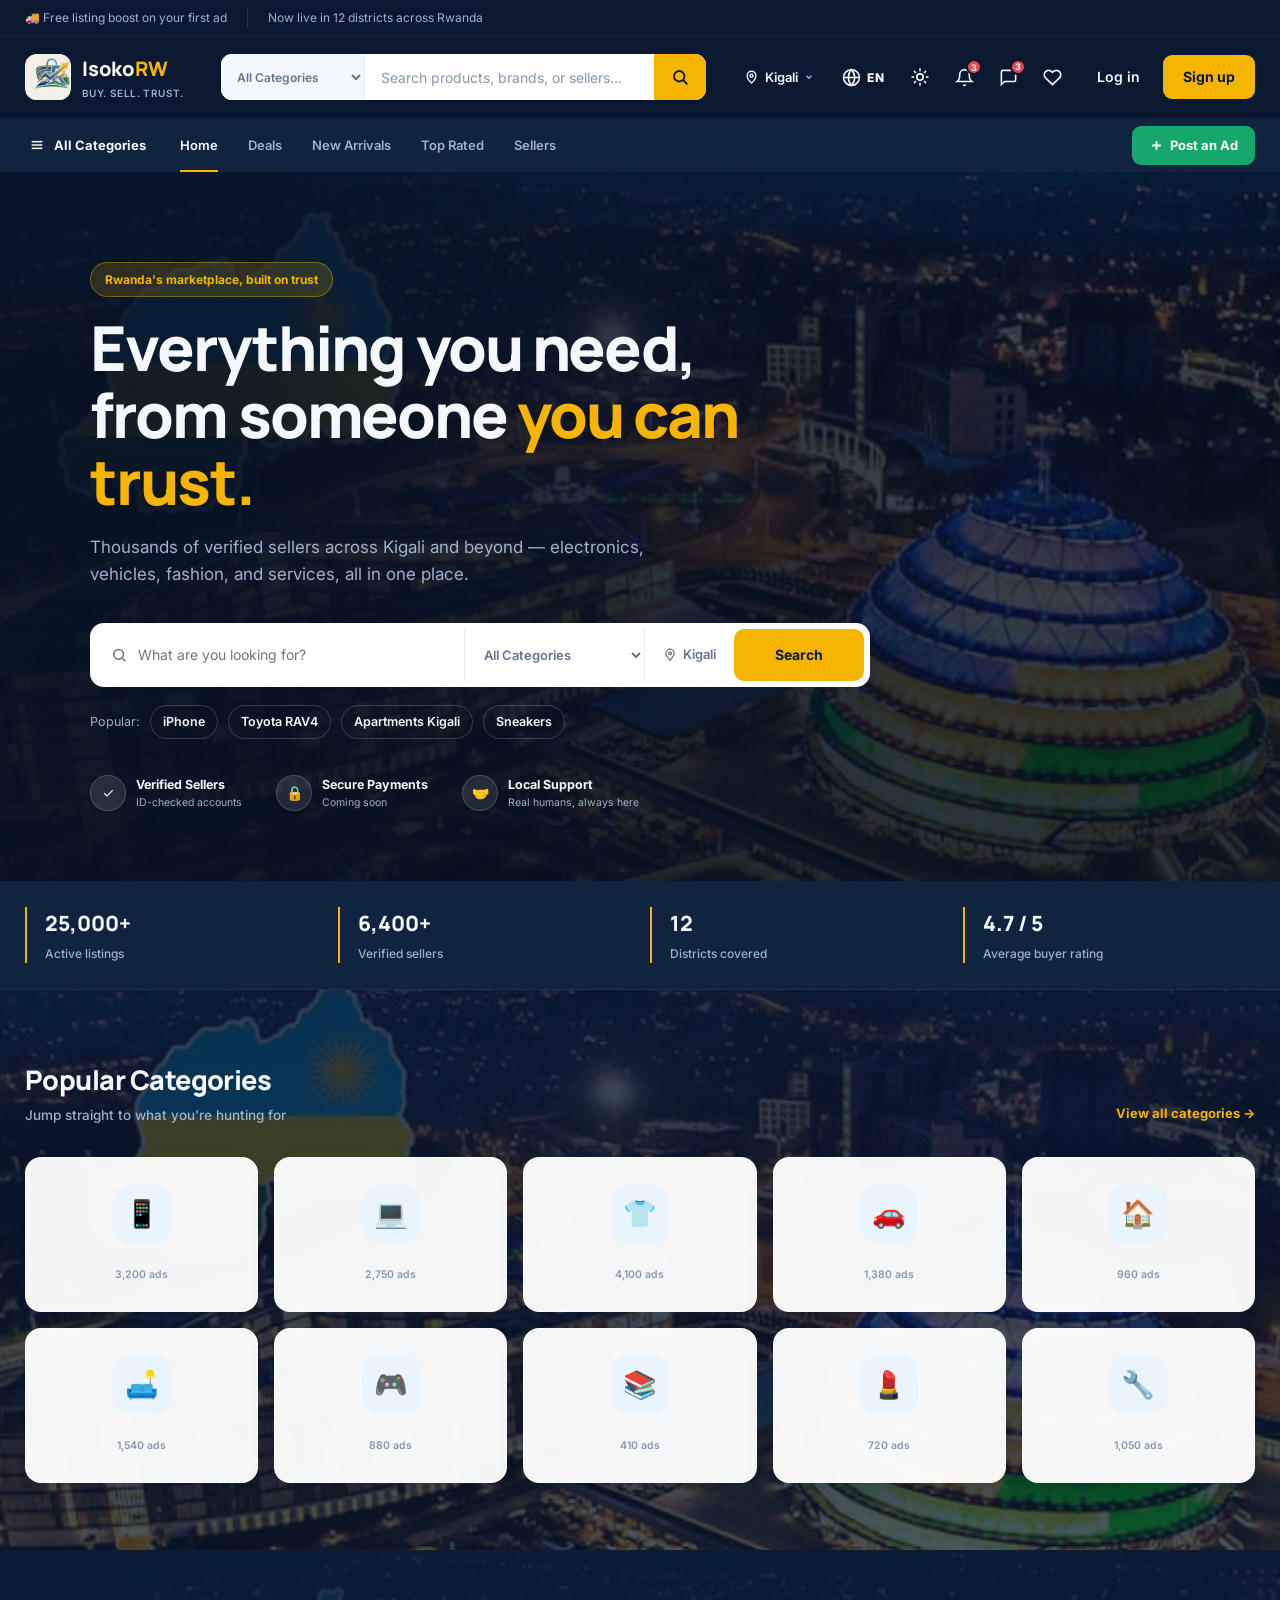
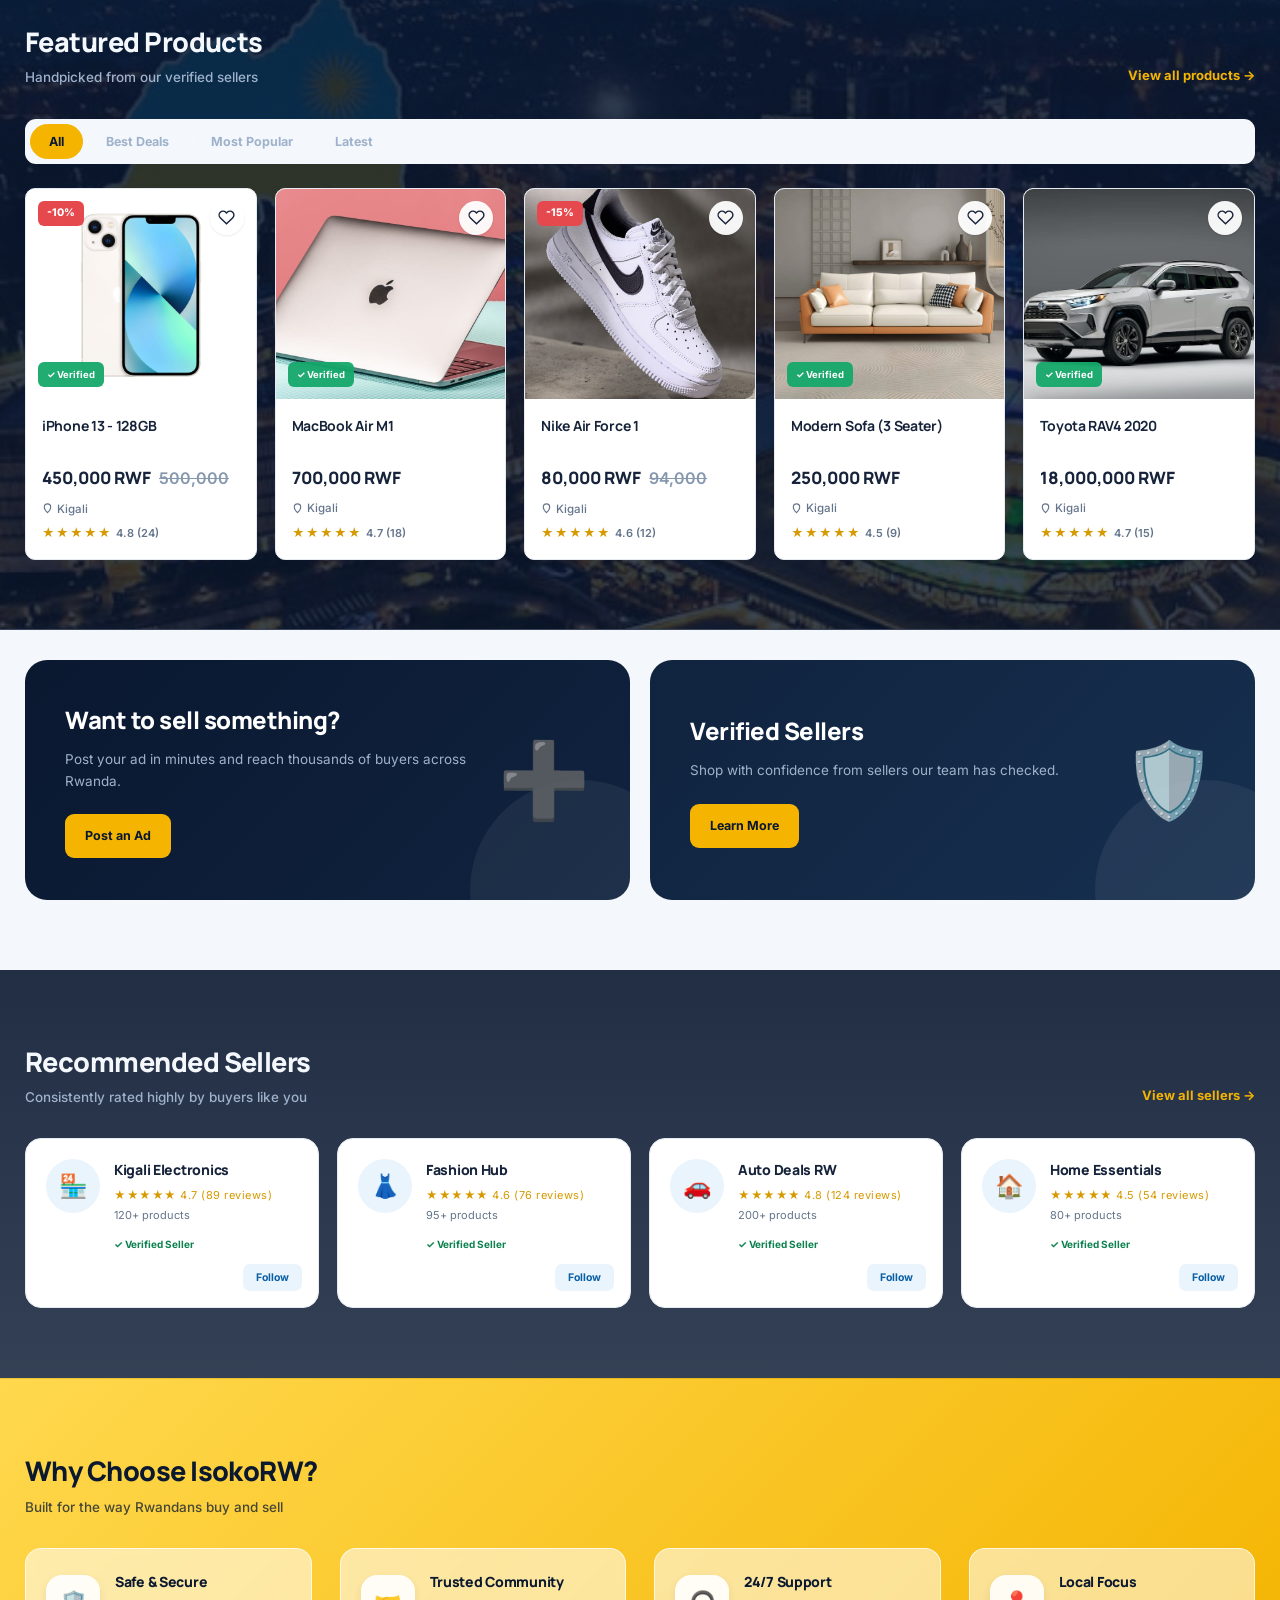
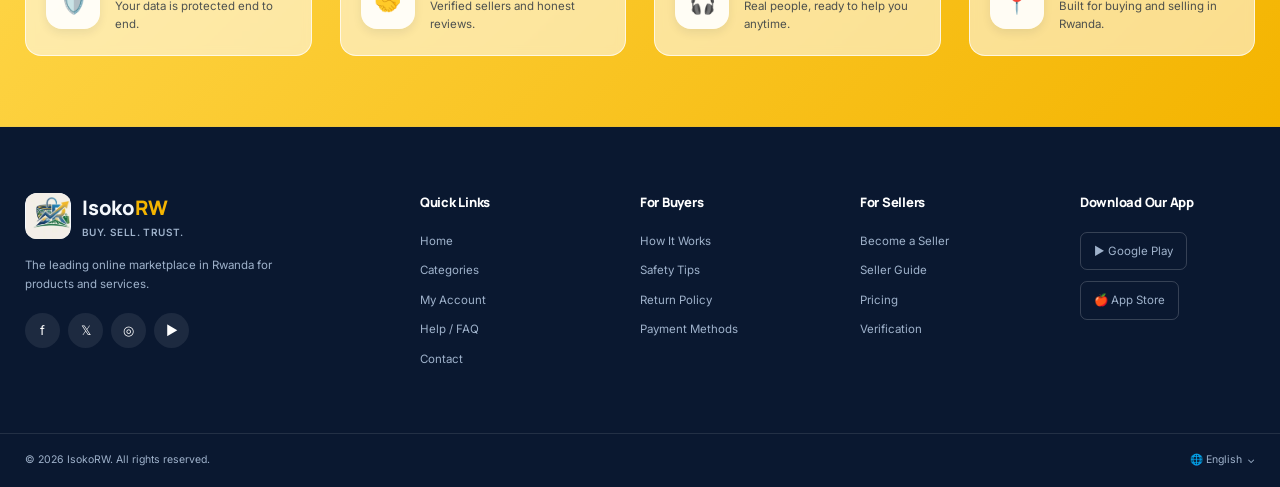
<file: index.html>
<!DOCTYPE html>
<html lang="en">

<head>
    <meta charset="UTF-8">
    <meta name="viewport" content="width=device-width, initial-scale=1.0">

    <!-- Anti-cache -->
    <meta http-equiv="Cache-Control" content="no-cache, no-store, must-revalidate">
    <meta http-equiv="Pragma" content="no-cache">
    <meta http-equiv="Expires" content="0">

    <title>IsokoRW - Buy, Sell, Trust</title>

    <!-- FONTS -->
    <link rel="preconnect" href="https://fonts.googleapis.com">
    <link rel="preconnect" href="https://fonts.gstatic.com" crossorigin>
    <link href="https://fonts.googleapis.com/css2?family=Manrope:wght@500;700;800&family=Inter:wght@400;500;600;700&display=swap" rel="stylesheet">

    <!-- CSS -->
    <link rel="stylesheet" href="style.css">
</head>

<body>

    <!-- =====================================================
         TOP BAR (micro trust strip)
    ====================================================== -->

    <div class="top-bar">
        <div class="top-bar-inner">
            <span data-i18n="top_bar_promo">🚚 Free listing boost on your first ad</span>
            <span class="top-bar-sep" data-i18n="top_bar_districts">Now live in 12 districts across Rwanda</span>
        </div>
    </div>


    <!-- =====================================================
         HEADER
    ====================================================== -->

    <header class="header">

        <!-- LOGO -->
        <a href="index.html" class="logo">
            <div class="logo-icon">
                <img src="logo.jpeg" alt="IsokoRW Logo">
            </div>

            <div class="logo-text">
                <h2>Isoko<span>RW</span></h2>
                <span class="logo-tagline">Buy. Sell. Trust.</span>
            </div>
        </a>


        <!-- MAIN SEARCH -->
        <div class="header-search">

            <select id="headerCategory" class="header-search-select">
                <option value="" data-i18n="all_categories">All categories</option>
                <option value="phones" data-i18n="cat_phones">Phones & Tablets</option>
                <option value="electronics" data-i18n="cat_electronics">Electronics</option>
                <option value="fashion" data-i18n="cat_fashion">Fashion</option>
                <option value="vehicles" data-i18n="cat_vehicles">Vehicles</option>
                <option value="real-estate" data-i18n="cat_real_estate">Real Estate</option>
                <option value="home" data-i18n="cat_home">Home & Living</option>
                <option value="gaming" data-i18n="cat_gaming">Gaming</option>
                <option value="books" data-i18n="cat_books">Books</option>
                <option value="beauty" data-i18n="cat_beauty">Beauty</option>
                <option value="services" data-i18n="cat_services">Services</option>
            </select>

            <input
                type="text"
                placeholder="Search products, brands, or sellers..."
                id="headerSearch"
                data-i18n-placeholder="search_placeholder"
            >

            <button type="button" id="headerSearchButton" aria-label="Search">
                <svg width="18" height="18" viewBox="0 0 24 24" fill="none" stroke="currentColor" stroke-width="2.4" stroke-linecap="round"><circle cx="11" cy="11" r="7"/><line x1="21" y1="21" x2="16.65" y2="16.65"/></svg>
            </button>

        </div>


        <!-- HEADER ACTIONS -->
        <div class="header-actions">

            <div class="location" title="Delivery location">
                <svg width="15" height="15" viewBox="0 0 24 24" fill="none" stroke="currentColor" stroke-width="2.2"><path d="M12 21s7-7.1 7-12a7 7 0 1 0-14 0c0 4.9 7 12 7 12Z"/><circle cx="12" cy="9" r="2.4"/></svg>
                <span data-i18n="location">Kigali</span>
                <svg class="chev" width="10" height="10" viewBox="0 0 24 24" fill="none" stroke="currentColor" stroke-width="3"><path d="m6 9 6 6 6-6"/></svg>
            </div>

            <!-- Sélecteur de langue -->
            <div class="lang-switcher" id="langSwitcher">
                <button class="icon-button lang-btn" id="langBtn" title="Change language" aria-label="Change language">
                    <svg width="19" height="19" viewBox="0 0 24 24" fill="none" stroke="currentColor" stroke-width="2" stroke-linecap="round" stroke-linejoin="round">
                        <circle cx="12" cy="12" r="10"/>
                        <line x1="2" y1="12" x2="22" y2="12"/>
                        <path d="M12 2a15.3 15.3 0 0 1 4 10 15.3 15.3 0 0 1-4 10 15.3 15.3 0 0 1-4-10 15.3 15.3 0 0 1 4-10z"/>
                    </svg>
                    <span class="lang-current" id="langCurrent">EN</span>
                </button>

                <div class="lang-dropdown" id="langDropdown">
                    <button class="lang-option active" data-lang="en">
                        <span class="lang-flag">🇬🇧</span>
                        <div>
                            <strong>English</strong>
                            <small>English</small>
                        </div>
                        <span class="lang-check">✓</span>
                    </button>

                    <button class="lang-option" data-lang="rw">
                        <span class="lang-flag">🇷🇼</span>
                        <div>
                            <strong>Kinyarwanda</strong>
                            <small>Ikinyarwanda</small>
                        </div>
                        <span class="lang-check">✓</span>
                    </button>

                    <button class="lang-option" data-lang="fr">
                        <span class="lang-flag">🇫🇷</span>
                        <div>
                            <strong>Français</strong>
                            <small>French</small>
                        </div>
                        <span class="lang-check">✓</span>
                    </button>
                </div>
            </div>

            <!-- Bouton Dark Mode -->
            <button class="icon-button theme-toggle" id="themeToggle" title="Toggle theme" aria-label="Toggle dark mode">
                <svg class="icon-sun" width="19" height="19" viewBox="0 0 24 24" fill="none" stroke="currentColor" stroke-width="2" stroke-linecap="round" stroke-linejoin="round">
                    <circle cx="12" cy="12" r="4"/>
                    <path d="M12 2v2M12 20v2M4.93 4.93l1.41 1.41M17.66 17.66l1.41 1.41M2 12h2M20 12h2M6.34 17.66l-1.41 1.41M19.07 4.93l-1.41 1.41"/>
                </svg>
                <svg class="icon-moon" width="19" height="19" viewBox="0 0 24 24" fill="none" stroke="currentColor" stroke-width="2" stroke-linecap="round" stroke-linejoin="round">
                    <path d="M21 12.79A9 9 0 1 1 11.21 3 7 7 0 0 0 21 12.79z"/>
                </svg>
            </button>

            <button class="icon-button" title="Notifications">
                <svg width="19" height="19" viewBox="0 0 24 24" fill="none" stroke="currentColor" stroke-width="2"><path d="M18 8a6 6 0 0 0-12 0c0 7-3 9-3 9h18s-3-2-3-9"/><path d="M13.7 21a2 2 0 0 1-3.4 0"/></svg>
                <span class="notification-badge">3</span>
            </button>

            <a href="pages/messages.html" class="icon-button" title="Messages">
                <svg width="19" height="19" viewBox="0 0 24 24" fill="none" stroke="currentColor" stroke-width="2"><path d="M21 15a2 2 0 0 1-2 2H7l-4 4V5a2 2 0 0 1 2-2h14a2 2 0 0 1 2 2Z"/></svg>
                <span class="notification-badge">3</span>
            </a>

            <button class="icon-button" title="Favorites">
                <svg width="19" height="19" viewBox="0 0 24 24" fill="none" stroke="currentColor" stroke-width="2"><path d="M20.8 4.6a5.5 5.5 0 0 0-7.8 0L12 5.6l-1-1a5.5 5.5 0 0 0-7.8 7.8l1 1L12 21l7.8-7.6 1-1a5.5 5.5 0 0 0 0-7.8Z"/></svg>
            </button>

            <a href="pages/login.html" class="login-button" data-i18n="login">
                Log in
            </a>

            <a href="pages/register.html" class="signup-button" data-i18n="signup">
                Sign up
            </a>

        </div>

    </header>


    <!-- =====================================================
         NAVIGATION
    ====================================================== -->

    <nav class="navigation">

        <button class="all-categories" id="allCategoriesToggle">
            <svg width="16" height="16" viewBox="0 0 24 24" fill="none" stroke="currentColor" stroke-width="2.3"><line x1="4" y1="7" x2="20" y2="7"/><line x1="4" y1="12" x2="20" y2="12"/><line x1="4" y1="17" x2="20" y2="17"/></svg>
            <span data-i18n="all_categories">All Categories</span>
        </button>

        <div class="nav-links">

            <a href="index.html" class="active" data-i18n="home">Home</a>
            <a href="pages/products.html" data-i18n="deals">Deals</a>
            <a href="pages/new-arrivals.html" data-i18n="new_arrivals">New Arrivals</a>
            <a href="pages/top-rated.html" data-i18n="top_rated">Top Rated</a>
            <a href="pages/seller.html" data-i18n="sellers">Sellers</a>

        </div>

        <a href="pages/post-ad.html" class="post-ad-button">
            <svg width="15" height="15" viewBox="0 0 24 24" fill="none" stroke="currentColor" stroke-width="3"><line x1="12" y1="5" x2="12" y2="19"/><line x1="5" y1="12" x2="19" y2="12"/></svg>
            <span data-i18n="post_ad">Post an Ad</span>
        </a>

    </nav>


    <!-- =====================================================
         MEGA MENU - ALL CATEGORIES
    ====================================================== -->

    <div class="mega-menu" id="megaMenu">

        <div class="mega-menu-inner">

            <div class="mega-menu-header">
                <h3 data-i18n="browse_categories">Browse all categories</h3>
                <button class="mega-menu-close" id="megaMenuClose" aria-label="Close">
                    <svg width="16" height="16" viewBox="0 0 24 24" fill="none" stroke="currentColor" stroke-width="2.4"><line x1="18" y1="6" x2="6" y2="18"/><line x1="6" y1="6" x2="18" y2="18"/></svg>
                </button>
            </div>

            <div class="mega-menu-grid">

                <a href="pages/products.html" class="mega-cat">
                    <div class="mega-cat-icon">📱</div>
                    <div class="mega-cat-info">
                        <strong data-i18n="cat_phones">Phones & Tablets</strong>
                        <span data-i18n="ads_3200">3,200 ads</span>
                    </div>
                </a>

                <a href="pages/products.html" class="mega-cat">
                    <div class="mega-cat-icon">💻</div>
                    <div class="mega-cat-info">
                        <strong data-i18n="cat_electronics">Electronics</strong>
                        <span data-i18n="ads_2750">2,750 ads</span>
                    </div>
                </a>

                <a href="pages/products.html" class="mega-cat">
                    <div class="mega-cat-icon">👕</div>
                    <div class="mega-cat-info">
                        <strong data-i18n="cat_fashion">Fashion</strong>
                        <span data-i18n="ads_4100">4,100 ads</span>
                    </div>
                </a>

                <a href="pages/products.html" class="mega-cat">
                    <div class="mega-cat-icon">🚗</div>
                    <div class="mega-cat-info">
                        <strong data-i18n="cat_vehicles">Vehicles</strong>
                        <span data-i18n="ads_1380">1,380 ads</span>
                    </div>
                </a>

                <a href="pages/products.html" class="mega-cat">
                    <div class="mega-cat-icon">🏠</div>
                    <div class="mega-cat-info">
                        <strong data-i18n="cat_real_estate">Real Estate</strong>
                        <span data-i18n="ads_960">960 ads</span>
                    </div>
                </a>

                <a href="pages/products.html" class="mega-cat">
                    <div class="mega-cat-icon">🛋️</div>
                    <div class="mega-cat-info">
                        <strong data-i18n="cat_home">Home & Living</strong>
                        <span data-i18n="ads_1540">1,540 ads</span>
                    </div>
                </a>

                <a href="pages/products.html" class="mega-cat">
                    <div class="mega-cat-icon">🎮</div>
                    <div class="mega-cat-info">
                        <strong data-i18n="cat_gaming">Gaming</strong>
                        <span data-i18n="ads_880">880 ads</span>
                    </div>
                </a>

                <a href="pages/products.html" class="mega-cat">
                    <div class="mega-cat-icon">📚</div>
                    <div class="mega-cat-info">
                        <strong data-i18n="cat_books">Books</strong>
                        <span data-i18n="ads_410">410 ads</span>
                    </div>
                </a>

                <a href="pages/products.html" class="mega-cat">
                    <div class="mega-cat-icon">💄</div>
                    <div class="mega-cat-info">
                        <strong data-i18n="cat_beauty">Beauty</strong>
                        <span data-i18n="ads_720">720 ads</span>
                    </div>
                </a>

                <a href="pages/products.html" class="mega-cat">
                    <div class="mega-cat-icon">🔧</div>
                    <div class="mega-cat-info">
                        <strong data-i18n="cat_services">Services</strong>
                        <span data-i18n="ads_1050">1,050 ads</span>
                    </div>
                </a>

            </div>

            <div class="mega-menu-footer">
                <a href="pages/categories.html" class="mega-menu-all" data-i18n="view_all_categories">
                    View all categories →
                </a>
            </div>

        </div>

    </div>

    <!-- Overlay sombre -->
    <div class="mega-menu-overlay" id="megaMenuOverlay"></div>


    <!-- =====================================================
         HERO SECTION
    ====================================================== -->

    <section class="hero">

        <video class="hero-video" autoplay muted loop playsinline poster="kigali.jpeg">
            <source src="hero.mp4" type="video/mp4">
        </video>

        <div class="hero-overlay"></div>

        <div class="hero-content">

            <span class="hero-eyebrow" data-i18n="hero_eyebrow">Rwanda's marketplace, built on trust</span>

             <h1>
            <span data-i18n="hero_title_1">Everything you need,</span><br>
            <span data-i18n="hero_title_2">from someone</span> <span class="hero-highlight" data-i18n="hero_title_3">you can trust.</span>
            </h1>
            <p data-i18n="hero_subtitle">
                Thousands of verified sellers across Kigali and beyond —
                electronics, vehicles, fashion, and services, all in one place.
            </p>


            <!-- HERO SEARCH -->

            <div class="hero-search">

                <div class="hero-search-input">
                    <svg width="18" height="18" viewBox="0 0 24 24" fill="none" stroke="currentColor" stroke-width="2.2"><circle cx="11" cy="11" r="7"/><line x1="21" y1="21" x2="16.65" y2="16.65"/></svg>

                    <input
                        type="text"
                        placeholder="What are you looking for?"
                        id="heroSearch"
                        data-i18n-placeholder="hero_search_placeholder"
                    >
                </div>

                <select id="categorySelect">
                    <option value="" data-i18n="all_categories">All Categories</option>
                    <option value="phones" data-i18n="cat_phones">Phones & Tablets</option>
                    <option value="electronics" data-i18n="cat_electronics">Electronics</option>
                    <option value="fashion" data-i18n="cat_fashion">Fashion</option>
                    <option value="vehicles" data-i18n="cat_vehicles">Vehicles</option>
                    <option value="real-estate" data-i18n="cat_real_estate">Real Estate</option>
                    <option value="home" data-i18n="cat_home">Home & Living</option>
                    <option value="gaming" data-i18n="cat_gaming">Gaming</option>
                    <option value="books" data-i18n="cat_books">Books</option>
                    <option value="beauty" data-i18n="cat_beauty">Beauty</option>
                    <option value="services" data-i18n="cat_services">Services</option>
                </select>

                <div class="hero-location">
                    <svg width="14" height="14" viewBox="0 0 24 24" fill="none" stroke="currentColor" stroke-width="2.2"><path d="M12 21s7-7.1 7-12a7 7 0 1 0-14 0c0 4.9 7 12 7 12Z"/><circle cx="12" cy="9" r="2.4"/></svg>
                    <span data-i18n="location">Kigali</span>
                </div>

                <button class="search-button" id="heroSearchButton" data-i18n="search">
                    Search
                </button>

            </div>

            <div class="hero-tags">
                <span data-i18n="popular">Popular:</span>
                <a href="pages/products.html">iPhone</a>
                <a href="pages/products.html">Toyota RAV4</a>
                <a href="pages/products.html">Apartments Kigali</a>
                <a href="pages/products.html">Sneakers</a>
            </div>


            <!-- TRUST BADGES -->

            <div class="trust-badges">

                <div class="trust-badge">
                    <span class="trust-icon">✓</span>
                    <div>
                        <strong data-i18n="verified_sellers">Verified Sellers</strong>
                        <small data-i18n="id_checked">ID-checked accounts</small>
                    </div>
                </div>

                <div class="trust-badge">
                    <span class="trust-icon">🔒</span>
                    <div>
                        <strong data-i18n="secure_payments">Secure Payments</strong>
                        <small data-i18n="coming_soon">Coming soon</small>
                    </div>
                </div>

                <div class="trust-badge">
                    <span class="trust-icon">🤝</span>
                    <div>
                        <strong data-i18n="local_support">Local Support</strong>
                        <small data-i18n="real_humans">Real humans, always here</small>
                    </div>
                </div>

            </div>

        </div>

    </section>


    <!-- =====================================================
         STATS STRIP
    ====================================================== -->

    <section class="stats-strip">
        <div class="stats-inner">

            <div class="stat">
                <strong>25,000+</strong>
                <span data-i18n="active_listings">Active listings</span>
            </div>

            <div class="stat">
                <strong>6,400+</strong>
                <span data-i18n="verified_sellers_count">Verified sellers</span>
            </div>

            <div class="stat">
                <strong>12</strong>
                <span data-i18n="districts_covered">Districts covered</span>
            </div>

            <div class="stat">
                <strong>4.7 / 5</strong>
                <span data-i18n="avg_rating">Average buyer rating</span>
            </div>

        </div>
    </section>


    <!-- =====================================================
         POPULAR CATEGORIES
    ====================================================== -->

    <section class="categories-section">

        <video class="categories-video" autoplay muted loop playsinline poster="kigali.jpeg">
            <source src="categories.mp4" type="video/mp4">
        </video>

        <div class="categories-overlay"></div>

        <div class="section categories-inner">

            <div class="section-header">
                <div>
                    <h2 data-i18n="popular_categories">Popular Categories</h2>
                    <p class="section-subtitle" data-i18n="popular_categories_sub">Jump straight to what you're hunting for</p>
                </div>

                <a href="pages/categories.html" data-i18n="view_all_categories">View all categories →</a>
            </div>

<div class="category-grid" id="homeCategories">
    <!-- Rempli dynamiquement par app.js -->
</div>

        </div>

    </section>


    <!-- =====================================================
         FEATURED PRODUCTS
    ====================================================== -->

    <section class="products-section">

        <video class="products-video" autoplay muted loop playsinline poster="kigali.jpeg">
            <source src="kgl.mp4" type="video/mp4">
        </video>

        <div class="products-overlay"></div>

        <div class="products-inner">

            <div class="section-header">
                <div>
                    <h2 data-i18n="featured_products">Featured Products</h2>
                    <p class="section-subtitle" data-i18n="featured_products_sub">Handpicked from our verified sellers</p>
                </div>

                <a href="pages/products.html" data-i18n="view_all_products">View all products →</a>
            </div>


            <!-- PRODUCT FILTER TABS -->

            <div class="product-tabs">
                <button class="tab active" data-i18n="tab_all">All</button>
                <button class="tab" data-i18n="tab_best_deals">Best Deals</button>
                <button class="tab" data-i18n="tab_most_popular">Most Popular</button>
                <button class="tab" data-i18n="tab_latest">Latest</button>
            </div>


            <!-- PRODUCT GRID -->

            <div class="product-grid" id="homeProducts">
    <!-- Rempli dynamiquement par app.js -->
</div>
        </div>

    </section>


    <!-- =====================================================
         PROMOTIONAL SECTION
    ====================================================== -->

    <section class="section promotions-section">

        <div class="promo-card sell-promo">
            <div class="promo-content">
                <h2 data-i18n="want_to_sell">Want to sell something?</h2>
                <p data-i18n="want_to_sell_desc">Post your ad in minutes and reach thousands of buyers across Rwanda.</p>
                <a href="pages/post-ad.html" class="promo-button" data-i18n="post_ad">Post an Ad</a>
            </div>

            <div class="promo-icon">➕</div>
        </div>

        <div class="promo-card verified-promo">
            <div class="promo-content">
                <h2 data-i18n="verified_sellers_promo">Verified Sellers</h2>
                <p data-i18n="verified_sellers_promo_desc">Shop with confidence from sellers our team has checked.</p>
                <a href="pages/verification.html" class="promo-button" data-i18n="learn_more">Learn More</a>
            </div>

            <div class="promo-icon">🛡️</div>
        </div>

    </section>


    <!-- =====================================================
         RECOMMENDED SELLERS
    ====================================================== -->

    <section class="sellers-section">

        <div class="sellers-overlay"></div>

        <div class="section sellers-inner">

            <div class="section-header">
                <div>
                    <h2 data-i18n="recommended_sellers">Recommended Sellers</h2>
                    <p class="section-subtitle" data-i18n="recommended_sellers_sub">Consistently rated highly by buyers like you</p>
                </div>

                <a href="pages/seller.html" data-i18n="view_all_sellers">View all sellers →</a>
            </div>


            <div class="seller-grid" id="homeSellers">
    <!-- Rempli dynamiquement par app.js -->
            </div>
        </div>

    </section>


    <!-- =====================================================
         WHY CHOOSE ISOKORW
    ====================================================== -->

    <section class="why-isokorw">
        <div class="section">

            <div class="section-header">
                <div>
                    <h2 data-i18n="why_choose">Why Choose IsokoRW?</h2>
                    <p class="section-subtitle" data-i18n="why_choose_sub">Built for the way Rwandans buy and sell</p>
                </div>
            </div>

            <div class="benefits-grid">

                <div class="benefit">
                    <div class="benefit-icon">🛡️</div>
                    <div>
                        <h3 data-i18n="safe_secure">Safe & Secure</h3>
                        <p data-i18n="safe_secure_desc">Your data is protected end to end.</p>
                    </div>
                </div>

                <div class="benefit">
                    <div class="benefit-icon">🤝</div>
                    <div>
                        <h3 data-i18n="trusted_community">Trusted Community</h3>
                        <p data-i18n="trusted_community_desc">Verified sellers and honest reviews.</p>
                    </div>
                </div>

                <div class="benefit">
                    <div class="benefit-icon">🎧</div>
                    <div>
                        <h3 data-i18n="support_247">24/7 Support</h3>
                        <p data-i18n="support_247_desc">Real people, ready to help you anytime.</p>
                    </div>
                </div>

                <div class="benefit">
                    <div class="benefit-icon">📍</div>
                    <div>
                        <h3 data-i18n="local_focus">Local Focus</h3>
                        <p data-i18n="local_focus_desc">Built for buying and selling in Rwanda.</p>
                    </div>
                </div>

            </div>

        </div>
    </section>


    <!-- =====================================================
         FOOTER
    ====================================================== -->

    <footer class="footer">

        <div class="footer-container">

            <div class="footer-brand">
                <a href="index.html" class="footer-logo">
                    <div class="footer-logo-icon">
                        <img src="logo.jpeg" alt="IsokoRW Logo">
                    </div>
                    <div class="footer-logo-text">
                        <h2>Isoko<span>RW</span></h2>
                        <span class="footer-logo-tagline">Buy. Sell. Trust.</span>
                    </div>
                </a>

                <p data-i18n="footer_description">The leading online marketplace in Rwanda for products and services.</p>

                <div class="social-links">
                    <a href="#" aria-label="Facebook">f</a>
                    <a href="#" aria-label="X">𝕏</a>
                    <a href="#" aria-label="Instagram">◎</a>
                    <a href="#" aria-label="YouTube">▶</a>
                </div>
            </div>

            <div class="footer-column">
                <h3 data-i18n="quick_links">Quick Links</h3>
                <a href="index.html" data-i18n="home">Home</a>
                <a href="pages/categories.html" data-i18n="categories">Categories</a>
                <a href="pages/account.html" data-i18n="my_account">My Account</a>
                <a href="pages/help.html" data-i18n="help_faq">Help / FAQ</a>
                <a href="pages/help.html" data-i18n="contact">Contact</a>
            </div>

            <div class="footer-column">
                <h3 data-i18n="for_buyers">For Buyers</h3>
                <a href="pages/help.html" data-i18n="how_it_works">How It Works</a>
                <a href="pages/help.html" data-i18n="safety_tips">Safety Tips</a>
                <a href="pages/help.html" data-i18n="return_policy">Return Policy</a>
                <a href="pages/help.html" data-i18n="payment_methods">Payment Methods</a>
            </div>

            <div class="footer-column">
                <h3 data-i18n="for_sellers">For Sellers</h3>
                <a href="pages/post-ad.html" data-i18n="become_seller">Become a Seller</a>
                <a href="pages/help.html" data-i18n="seller_guide">Seller Guide</a>
                <a href="pages/help.html" data-i18n="pricing">Pricing</a>
                <a href="pages/verification.html" data-i18n="verification">Verification</a>
            </div>

            <div class="footer-column">
                <h3 data-i18n="download_app">Download Our App</h3>
                <a href="#" class="app-button">▶ Google Play</a>
                <a href="#" class="app-button">🍎 App Store</a>
            </div>

        </div>

        <div class="footer-bottom">
            <p data-i18n="copyright">© 2026 IsokoRW. All rights reserved.</p>

            <div class="language">
                🌐 English
                <span>⌄</span>
            </div>
        </div>

    </footer>


    <!-- BACK TO TOP + SCROLL PROGRESS -->
    <div class="scroll-progress" id="scrollProgress"></div>

    <button class="back-to-top" id="backToTop" aria-label="Back to top" title="Back to top">
        <svg width="20" height="20" viewBox="0 0 24 24" fill="none" stroke="currentColor" stroke-width="2.6" stroke-linecap="round" stroke-linejoin="round">
            <line x1="12" y1="19" x2="12" y2="5"/>
            <polyline points="5 12 12 5 19 12"/>
        </svg>
    </button>


    <!-- =====================================================
         JAVASCRIPT
    ====================================================== -->

<script src="data.js"></script>
<script src="translations.js"></script>
<script src="app.js"></script>
<script src="script.js"></script>
<script>
document.addEventListener("DOMContentLoaded", () => {
    /* Page d'accueil */
    ISOKO.renderCategories("homeCategories");
    ISOKO.renderProducts("homeProducts", { limit: 5 });
    ISOKO.renderSellers("homeSellers", { limit: 4 });

    /* Appliquer les traductions après le rendu */
    if (typeof applyLanguage === "function") {
        const lang = localStorage.getItem("isokorw-lang") || "en";
        applyLanguage(lang);
    }

    /* Marquer les favoris */
    ISOKO.markFavoritesAsActive();
    ISOKO.updateFavoritesCount();
});
</script>
</body>

</html>
</file>
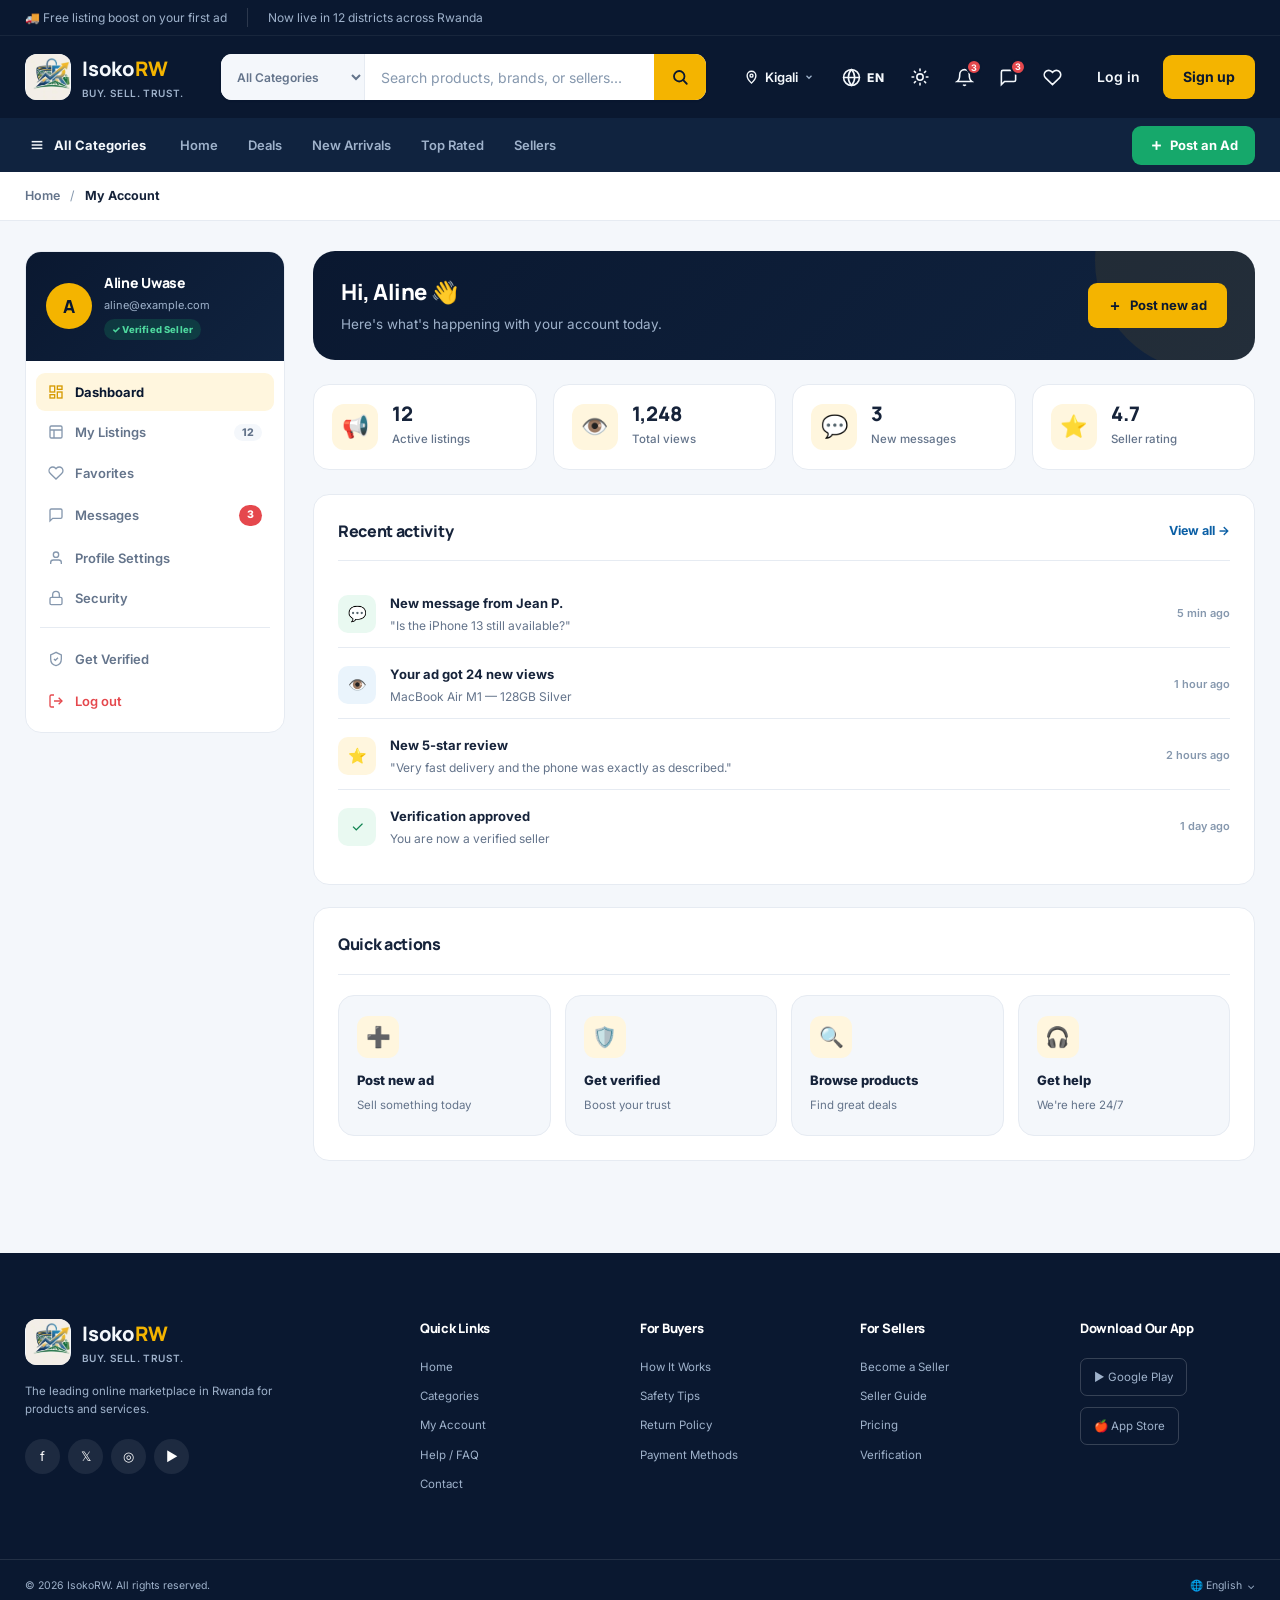
<file: pages/account.html>
<!DOCTYPE html>
<html lang="en">

<head>
    <meta charset="UTF-8">
    <meta name="viewport" content="width=device-width, initial-scale=1.0">

    <!-- Anti-cache -->
    <meta http-equiv="Cache-Control" content="no-cache, no-store, must-revalidate">
    <meta http-equiv="Pragma" content="no-cache">
    <meta http-equiv="Expires" content="0">

    <title>My Account - IsokoRW</title>

    <link rel="preconnect" href="https://fonts.googleapis.com">
    <link rel="preconnect" href="https://fonts.gstatic.com" crossorigin>
    <link href="https://fonts.googleapis.com/css2?family=Manrope:wght@500;700;800&family=Inter:wght@400;500;600;700&display=swap" rel="stylesheet">

    <link rel="stylesheet" href="../style.css">
</head>

<body>

    <!-- TOP BAR -->
    <div class="top-bar">
        <div class="top-bar-inner">
            <span data-i18n="top_bar_promo">🚚 Free listing boost on your first ad</span>
            <span class="top-bar-sep" data-i18n="top_bar_districts">Now live in 12 districts across Rwanda</span>
        </div>
    </div>


    <!-- HEADER -->
    <header class="header">

        <a href="../index.html" class="logo">
            <div class="logo-icon">
                <img src="../logo.jpeg" alt="IsokoRW Logo">
            </div>
            <div class="logo-text">
                <h2>Isoko<span>RW</span></h2>
                <span class="logo-tagline">Buy. Sell. Trust.</span>
            </div>
        </a>

        <div class="header-search">
            <select id="headerCategory" class="header-search-select">
                <option value="" data-i18n="all_categories">All categories</option>
                <option value="phones" data-i18n="cat_phones">Phones & Tablets</option>
                <option value="electronics" data-i18n="cat_electronics">Electronics</option>
                <option value="fashion" data-i18n="cat_fashion">Fashion</option>
                <option value="vehicles" data-i18n="cat_vehicles">Vehicles</option>
                <option value="real-estate" data-i18n="cat_real_estate">Real Estate</option>
                <option value="home" data-i18n="cat_home">Home & Living</option>
                <option value="gaming" data-i18n="cat_gaming">Gaming</option>
                <option value="books" data-i18n="cat_books">Books</option>
                <option value="beauty" data-i18n="cat_beauty">Beauty</option>
                <option value="services" data-i18n="cat_services">Services</option>
            </select>

            <input type="text" placeholder="Search products, brands, or sellers..." id="headerSearch" data-i18n-placeholder="search_placeholder">

            <button type="button" id="headerSearchButton" aria-label="Search">
                <svg width="18" height="18" viewBox="0 0 24 24" fill="none" stroke="currentColor" stroke-width="2.4" stroke-linecap="round"><circle cx="11" cy="11" r="7"/><line x1="21" y1="21" x2="16.65" y2="16.65"/></svg>
            </button>
        </div>

        <div class="header-actions">
            <div class="location" title="Delivery location">
                <svg width="15" height="15" viewBox="0 0 24 24" fill="none" stroke="currentColor" stroke-width="2.2"><path d="M12 21s7-7.1 7-12a7 7 0 1 0-14 0c0 4.9 7 12 7 12Z"/><circle cx="12" cy="9" r="2.4"/></svg>
                <span data-i18n="location">Kigali</span>
                <svg class="chev" width="10" height="10" viewBox="0 0 24 24" fill="none" stroke="currentColor" stroke-width="3"><path d="m6 9 6 6 6-6"/></svg>
            </div>

            <!-- Sélecteur de langue -->
            <div class="lang-switcher" id="langSwitcher">
                <button class="icon-button lang-btn" id="langBtn" title="Change language" aria-label="Change language">
                    <svg width="19" height="19" viewBox="0 0 24 24" fill="none" stroke="currentColor" stroke-width="2" stroke-linecap="round" stroke-linejoin="round">
                        <circle cx="12" cy="12" r="10"/>
                        <line x1="2" y1="12" x2="22" y2="12"/>
                        <path d="M12 2a15.3 15.3 0 0 1 4 10 15.3 15.3 0 0 1-4 10 15.3 15.3 0 0 1-4-10 15.3 15.3 0 0 1 4-10z"/>
                    </svg>
                    <span class="lang-current" id="langCurrent">EN</span>
                </button>

                <div class="lang-dropdown" id="langDropdown">
                    <button class="lang-option active" data-lang="en">
                        <span class="lang-flag">🇬🇧</span>
                        <div>
                            <strong>English</strong>
                            <small>English</small>
                        </div>
                        <span class="lang-check">✓</span>
                    </button>

                    <button class="lang-option" data-lang="rw">
                        <span class="lang-flag">🇷🇼</span>
                        <div>
                            <strong>Kinyarwanda</strong>
                            <small>Ikinyarwanda</small>
                        </div>
                        <span class="lang-check">✓</span>
                    </button>

                    <button class="lang-option" data-lang="fr">
                        <span class="lang-flag">🇫🇷</span>
                        <div>
                            <strong>Français</strong>
                            <small>French</small>
                        </div>
                        <span class="lang-check">✓</span>
                    </button>
                </div>
            </div>

            <!-- Bouton Dark Mode -->
            <button class="icon-button theme-toggle" id="themeToggle" title="Toggle theme" aria-label="Toggle dark mode">
                <svg class="icon-sun" width="19" height="19" viewBox="0 0 24 24" fill="none" stroke="currentColor" stroke-width="2" stroke-linecap="round" stroke-linejoin="round">
                    <circle cx="12" cy="12" r="4"/>
                    <path d="M12 2v2M12 20v2M4.93 4.93l1.41 1.41M17.66 17.66l1.41 1.41M2 12h2M20 12h2M6.34 17.66l-1.41 1.41M19.07 4.93l-1.41 1.41"/>
                </svg>
                <svg class="icon-moon" width="19" height="19" viewBox="0 0 24 24" fill="none" stroke="currentColor" stroke-width="2" stroke-linecap="round" stroke-linejoin="round">
                    <path d="M21 12.79A9 9 0 1 1 11.21 3 7 7 0 0 0 21 12.79z"/>
                </svg>
            </button>

            <button class="icon-button" title="Notifications">
                <svg width="19" height="19" viewBox="0 0 24 24" fill="none" stroke="currentColor" stroke-width="2"><path d="M18 8a6 6 0 0 0-12 0c0 7-3 9-3 9h18s-3-2-3-9"/><path d="M13.7 21a2 2 0 0 1-3.4 0"/></svg>
                <span class="notification-badge">3</span>
            </button>

            <a href="messages.html" class="icon-button" title="Messages">
                <svg width="19" height="19" viewBox="0 0 24 24" fill="none" stroke="currentColor" stroke-width="2"><path d="M21 15a2 2 0 0 1-2 2H7l-4 4V5a2 2 0 0 1 2-2h14a2 2 0 0 1 2 2Z"/></svg>
                <span class="notification-badge">3</span>
            </a>

            <button class="icon-button" title="Favorites">
                <svg width="19" height="19" viewBox="0 0 24 24" fill="none" stroke="currentColor" stroke-width="2"><path d="M20.8 4.6a5.5 5.5 0 0 0-7.8 0L12 5.6l-1-1a5.5 5.5 0 0 0-7.8 7.8l1 1L12 21l7.8-7.6 1-1a5.5 5.5 0 0 0 0-7.8Z"/></svg>
            </button>

            <a href="login.html" class="login-button" data-i18n="login">Log in</a>
            <a href="register.html" class="signup-button" data-i18n="signup">Sign up</a>
        </div>

    </header>


    <!-- NAVIGATION -->
    <nav class="navigation">

        <button class="all-categories" id="allCategoriesToggle">
            <svg width="16" height="16" viewBox="0 0 24 24" fill="none" stroke="currentColor" stroke-width="2.3"><line x1="4" y1="7" x2="20" y2="7"/><line x1="4" y1="12" x2="20" y2="12"/><line x1="4" y1="17" x2="20" y2="17"/></svg>
            <span data-i18n="all_categories">All Categories</span>
        </button>

        <div class="nav-links">
            <a href="../index.html" data-i18n="home">Home</a>
            <a href="products.html" data-i18n="deals">Deals</a>
            <a href="new-arrivals.html" data-i18n="new_arrivals">New Arrivals</a>
            <a href="top-rated.html" data-i18n="top_rated">Top Rated</a>
            <a href="seller.html" data-i18n="sellers">Sellers</a>
        </div>

        <a href="post-ad.html" class="post-ad-button">
            <svg width="15" height="15" viewBox="0 0 24 24" fill="none" stroke="currentColor" stroke-width="3"><line x1="12" y1="5" x2="12" y2="19"/><line x1="5" y1="12" x2="19" y2="12"/></svg>
            <span data-i18n="post_ad">Post an Ad</span>
        </a>

    </nav>


    <!-- MEGA MENU -->
    <div class="mega-menu" id="megaMenu">
        <div class="mega-menu-inner">
            <div class="mega-menu-header">
                <h3 data-i18n="browse_categories">Browse all categories</h3>
                <button class="mega-menu-close" id="megaMenuClose" aria-label="Close">
                    <svg width="16" height="16" viewBox="0 0 24 24" fill="none" stroke="currentColor" stroke-width="2.4"><line x1="18" y1="6" x2="6" y2="18"/><line x1="6" y1="6" x2="18" y2="18"/></svg>
                </button>
            </div>

            <div class="mega-menu-grid">
                <a href="products.html" class="mega-cat"><div class="mega-cat-icon">📱</div><div class="mega-cat-info"><strong data-i18n="cat_phones">Phones & Tablets</strong><span data-i18n="ads_3200">3,200 ads</span></div></a>
                <a href="products.html" class="mega-cat"><div class="mega-cat-icon">💻</div><div class="mega-cat-info"><strong data-i18n="cat_electronics">Electronics</strong><span data-i18n="ads_2750">2,750 ads</span></div></a>
                <a href="products.html" class="mega-cat"><div class="mega-cat-icon">👕</div><div class="mega-cat-info"><strong data-i18n="cat_fashion">Fashion</strong><span data-i18n="ads_4100">4,100 ads</span></div></a>
                <a href="products.html" class="mega-cat"><div class="mega-cat-icon">🚗</div><div class="mega-cat-info"><strong data-i18n="cat_vehicles">Vehicles</strong><span data-i18n="ads_1380">1,380 ads</span></div></a>
                <a href="products.html" class="mega-cat"><div class="mega-cat-icon">🏠</div><div class="mega-cat-info"><strong data-i18n="cat_real_estate">Real Estate</strong><span data-i18n="ads_960">960 ads</span></div></a>
                <a href="products.html" class="mega-cat"><div class="mega-cat-icon">🛋️</div><div class="mega-cat-info"><strong data-i18n="cat_home">Home & Living</strong><span data-i18n="ads_1540">1,540 ads</span></div></a>
                <a href="products.html" class="mega-cat"><div class="mega-cat-icon">🎮</div><div class="mega-cat-info"><strong data-i18n="cat_gaming">Gaming</strong><span data-i18n="ads_880">880 ads</span></div></a>
                <a href="products.html" class="mega-cat"><div class="mega-cat-icon">📚</div><div class="mega-cat-info"><strong data-i18n="cat_books">Books</strong><span data-i18n="ads_410">410 ads</span></div></a>
                <a href="products.html" class="mega-cat"><div class="mega-cat-icon">💄</div><div class="mega-cat-info"><strong data-i18n="cat_beauty">Beauty</strong><span data-i18n="ads_720">720 ads</span></div></a>
                <a href="products.html" class="mega-cat"><div class="mega-cat-icon">🔧</div><div class="mega-cat-info"><strong data-i18n="cat_services">Services</strong><span data-i18n="ads_1050">1,050 ads</span></div></a>
            </div>

            <div class="mega-menu-footer">
                <a href="categories.html" class="mega-menu-all" data-i18n="view_all_categories">View all categories →</a>
            </div>
        </div>
    </div>

    <div class="mega-menu-overlay" id="megaMenuOverlay"></div>


    <!-- BREADCRUMB -->
    <div class="breadcrumb-bar">
        <div class="breadcrumb-inner">
            <a href="../index.html" data-i18n="home">Home</a>
            <span class="breadcrumb-sep">/</span>
            <span class="breadcrumb-current" data-i18n="my_account">My Account</span>
        </div>
    </div>


    <!-- ACCOUNT PAGE -->
    <main class="account-page">

        <div class="account-inner">

            <!-- SIDEBAR -->
            <aside class="account-sidebar" id="accountSidebar">

                <div class="account-user-card">
                    <div class="account-user-avatar">A</div>
                    <div class="account-user-info">
                        <h3>Aline Uwase</h3>
                        <p>aline@example.com</p>
                        <span class="account-user-badge" data-i18n="account_verified_seller">✓ Verified Seller</span>
                    </div>
                </div>


                <nav class="account-nav">

                    <button class="account-nav-item active" data-tab="dashboard">
                        <svg width="16" height="16" viewBox="0 0 24 24" fill="none" stroke="currentColor" stroke-width="2"><rect x="3" y="3" width="7" height="9"/><rect x="14" y="3" width="7" height="5"/><rect x="14" y="12" width="7" height="9"/><rect x="3" y="16" width="7" height="5"/></svg>
                        <span data-i18n="account_dashboard">Dashboard</span>
                    </button>

                    <button class="account-nav-item" data-tab="listings">
                        <svg width="16" height="16" viewBox="0 0 24 24" fill="none" stroke="currentColor" stroke-width="2"><rect x="3" y="3" width="18" height="18" rx="2"/><line x1="3" y1="9" x2="21" y2="9"/><line x1="9" y1="21" x2="9" y2="9"/></svg>
                        <span data-i18n="account_listings">My Listings</span>
                        <span class="account-nav-count">12</span>
                    </button>

                    <button class="account-nav-item" data-tab="favorites">
                        <svg width="16" height="16" viewBox="0 0 24 24" fill="none" stroke="currentColor" stroke-width="2"><path d="M20.8 4.6a5.5 5.5 0 0 0-7.8 0L12 5.6l-1-1a5.5 5.5 0 0 0-7.8 7.8l1 1L12 21l7.8-7.6 1-1a5.5 5.5 0 0 0 0-7.8Z"/></svg>
                        <span data-i18n="account_favorites">Favorites</span>
                        <span class="account-nav-count favorites-count">0</span>
                    </button>

                    <a href="messages.html" class="account-nav-item">
                        <svg width="16" height="16" viewBox="0 0 24 24" fill="none" stroke="currentColor" stroke-width="2"><path d="M21 15a2 2 0 0 1-2 2H7l-4 4V5a2 2 0 0 1 2-2h14a2 2 0 0 1 2 2Z"/></svg>
                        <span data-i18n="account_messages">Messages</span>
                        <span class="account-nav-count account-nav-count-new">3</span>
                    </a>

                    <button class="account-nav-item" data-tab="profile">
                        <svg width="16" height="16" viewBox="0 0 24 24" fill="none" stroke="currentColor" stroke-width="2"><path d="M20 21v-2a4 4 0 0 0-4-4H8a4 4 0 0 0-4 4v2"/><circle cx="12" cy="7" r="4"/></svg>
                        <span data-i18n="account_profile_settings">Profile Settings</span>
                    </button>

                    <button class="account-nav-item" data-tab="security">
                        <svg width="16" height="16" viewBox="0 0 24 24" fill="none" stroke="currentColor" stroke-width="2"><rect x="3" y="11" width="18" height="11" rx="2"/><path d="M7 11V7a5 5 0 0 1 10 0v4"/></svg>
                        <span data-i18n="account_security">Security</span>
                    </button>

                    <div class="account-nav-sep"></div>

                    <a href="verification.html" class="account-nav-item account-nav-link">
                        <svg width="16" height="16" viewBox="0 0 24 24" fill="none" stroke="currentColor" stroke-width="2"><path d="M12 2 4 6v6c0 5 3.5 9 8 10 4.5-1 8-5 8-10V6l-8-4Z"/><polyline points="9 12 11 14 15 10"/></svg>
                        <span data-i18n="account_get_verified">Get Verified</span>
                    </a>

                    <button class="account-nav-item account-nav-logout">
                        <svg width="16" height="16" viewBox="0 0 24 24" fill="none" stroke="currentColor" stroke-width="2"><path d="M9 21H5a2 2 0 0 1-2-2V5a2 2 0 0 1 2-2h4"/><polyline points="16 17 21 12 16 7"/><line x1="21" y1="12" x2="9" y2="12"/></svg>
                        <span data-i18n="account_logout">Log out</span>
                    </button>

                </nav>

            </aside>


            <!-- MAIN CONTENT -->
            <section class="account-main">

                <!-- TAB : DASHBOARD -->
                <div class="account-panel active" data-panel="dashboard">

                    <div class="account-welcome">
                        <div>
                            <h1 data-i18n="account_welcome_title">Hi, Aline 👋</h1>
                            <p data-i18n="account_welcome_sub">Here's what's happening with your account today.</p>
                        </div>
                        <a href="post-ad.html" class="account-welcome-btn">
                            <svg width="14" height="14" viewBox="0 0 24 24" fill="none" stroke="currentColor" stroke-width="3"><line x1="12" y1="5" x2="12" y2="19"/><line x1="5" y1="12" x2="19" y2="12"/></svg>
                            <span data-i18n="account_post_new_ad">Post new ad</span>
                        </a>
                    </div>


                    <div class="account-stats">

                        <div class="account-stat-card">
                            <div class="account-stat-icon">📢</div>
                            <div>
                                <strong>12</strong>
                                <span data-i18n="account_active_listings">Active listings</span>
                            </div>
                        </div>

                        <div class="account-stat-card">
                            <div class="account-stat-icon">👁️</div>
                            <div>
                                <strong>1,248</strong>
                                <span data-i18n="account_total_views">Total views</span>
                            </div>
                        </div>

                        <div class="account-stat-card">
                            <div class="account-stat-icon">💬</div>
                            <div>
                                <strong>3</strong>
                                <span data-i18n="account_new_messages">New messages</span>
                            </div>
                        </div>

                        <div class="account-stat-card">
                            <div class="account-stat-icon">⭐</div>
                            <div>
                                <strong>4.7</strong>
                                <span data-i18n="account_seller_rating">Seller rating</span>
                            </div>
                        </div>

                    </div>


                    <div class="account-block">

                        <div class="account-block-header">
                            <h2 data-i18n="account_recent_activity">Recent activity</h2>
                            <a href="#" class="account-block-link" data-i18n="account_view_all">View all →</a>
                        </div>

                        <div class="account-activity">

                            <div class="account-activity-item">
                                <div class="account-activity-icon account-activity-green">💬</div>
                                <div class="account-activity-info">
                                    <strong data-i18n="account_activity_1_title">New message from Jean P.</strong>
                                    <p data-i18n="account_activity_1_desc">"Is the iPhone 13 still available?"</p>
                                </div>
                                <span class="account-activity-time" data-i18n="time_5min">5 min ago</span>
                            </div>

                            <div class="account-activity-item">
                                <div class="account-activity-icon account-activity-blue">👁️</div>
                                <div class="account-activity-info">
                                    <strong data-i18n="account_activity_2_title">Your ad got 24 new views</strong>
                                    <p>MacBook Air M1 — 128GB Silver</p>
                                </div>
                                <span class="account-activity-time" data-i18n="time_1hour">1 hour ago</span>
                            </div>

                            <div class="account-activity-item">
                                <div class="account-activity-icon account-activity-amber">⭐</div>
                                <div class="account-activity-info">
                                    <strong data-i18n="account_activity_3_title">New 5-star review</strong>
                                    <p data-i18n="account_activity_3_desc">"Very fast delivery and the phone was exactly as described."</p>
                                </div>
                                <span class="account-activity-time" data-i18n="time_2hours">2 hours ago</span>
                            </div>

                            <div class="account-activity-item">
                                <div class="account-activity-icon account-activity-green">✓</div>
                                <div class="account-activity-info">
                                    <strong data-i18n="account_activity_4_title">Verification approved</strong>
                                    <p data-i18n="account_activity_4_desc">You are now a verified seller</p>
                                </div>
                                <span class="account-activity-time" data-i18n="time_1day">1 day ago</span>
                            </div>

                        </div>

                    </div>


                    <div class="account-block">

                        <div class="account-block-header">
                            <h2 data-i18n="account_quick_actions">Quick actions</h2>
                        </div>

                        <div class="account-quick">

                            <a href="post-ad.html" class="account-quick-card">
                                <div class="account-quick-icon">➕</div>
                                <strong data-i18n="account_quick_1_title">Post new ad</strong>
                                <span data-i18n="account_quick_1_desc">Sell something today</span>
                            </a>

                            <a href="verification.html" class="account-quick-card">
                                <div class="account-quick-icon">🛡️</div>
                                <strong data-i18n="account_quick_2_title">Get verified</strong>
                                <span data-i18n="account_quick_2_desc">Boost your trust</span>
                            </a>

                            <a href="products.html" class="account-quick-card">
                                <div class="account-quick-icon">🔍</div>
                                <strong data-i18n="account_quick_3_title">Browse products</strong>
                                <span data-i18n="account_quick_3_desc">Find great deals</span>
                            </a>

                            <a href="help.html" class="account-quick-card">
                                <div class="account-quick-icon">🎧</div>
                                <strong data-i18n="account_quick_4_title">Get help</strong>
                                <span data-i18n="account_quick_4_desc">We're here 24/7</span>
                            </a>

                        </div>

                    </div>

                </div>


                <!-- TAB : LISTINGS -->
                <div class="account-panel" data-panel="listings">

                    <div class="account-block-header">
                        <h2 data-i18n="account_my_listings">My Listings</h2>
                        <a href="post-ad.html" class="account-block-btn" data-i18n="account_new_ad">+ New ad</a>
                    </div>

                    <div class="account-listings">

                        <div class="account-listing">
                            <img src="../iphone.jpg" alt="iPhone 13">
                            <div class="account-listing-info">
                                <h4>iPhone 13 - 128GB</h4>
                                <p class="account-listing-price">450,000 RWF</p>
                                <div class="account-listing-meta">
                                    <span class="account-listing-status account-listing-status-active" data-i18n="status_active">● Active</span>
                                    <span data-i18n="views_248">👁️ 248 views</span>
                                    <span data-i18n="messages_12">💬 12 messages</span>
                                </div>
                            </div>
                            <div class="account-listing-actions">
                                <button class="account-listing-btn" data-i18n="action_edit">Edit</button>
                                <button class="account-listing-btn account-listing-btn-danger" data-i18n="action_delete">Delete</button>
                            </div>
                        </div>

                        <div class="account-listing">
                            <img src="../macbook.jpeg" alt="MacBook Air M1">
                            <div class="account-listing-info">
                                <h4>MacBook Air M1</h4>
                                <p class="account-listing-price">700,000 RWF</p>
                                <div class="account-listing-meta">
                                    <span class="account-listing-status account-listing-status-active" data-i18n="status_active">● Active</span>
                                    <span data-i18n="views_189">👁️ 189 views</span>
                                    <span data-i18n="messages_8">💬 8 messages</span>
                                </div>
                            </div>
                            <div class="account-listing-actions">
                                <button class="account-listing-btn" data-i18n="action_edit">Edit</button>
                                <button class="account-listing-btn account-listing-btn-danger" data-i18n="action_delete">Delete</button>
                            </div>
                        </div>

                        <div class="account-listing">
                            <img src="../air force.jpeg" alt="Nike Air Force 1">
                            <div class="account-listing-info">
                                <h4>Nike Air Force 1</h4>
                                <p class="account-listing-price">80,000 RWF</p>
                                <div class="account-listing-meta">
                                    <span class="account-listing-status account-listing-status-pending" data-i18n="status_pending">● Pending</span>
                                    <span data-i18n="views_42">👁️ 42 views</span>
                                </div>
                            </div>
                            <div class="account-listing-actions">
                                <button class="account-listing-btn" data-i18n="action_edit">Edit</button>
                                <button class="account-listing-btn account-listing-btn-danger" data-i18n="action_delete">Delete</button>
                            </div>
                        </div>

                        <div class="account-listing">
                            <img src="../sofa.jpeg" alt="Modern Sofa">
                            <div class="account-listing-info">
                                <h4>Modern Sofa (3 Seater)</h4>
                                <p class="account-listing-price">250,000 RWF</p>
                                <div class="account-listing-meta">
                                    <span class="account-listing-status account-listing-status-sold" data-i18n="status_sold">● Sold</span>
                                    <span data-i18n="views_320">👁️ 320 views</span>
                                </div>
                            </div>
                            <div class="account-listing-actions">
                                <button class="account-listing-btn" data-i18n="action_repost">Repost</button>
                                <button class="account-listing-btn account-listing-btn-danger" data-i18n="action_delete">Delete</button>
                            </div>
                        </div>

                    </div>

                </div>


                <!-- TAB : FAVORITES -->
                <div class="account-panel" data-panel="favorites">

                    <div class="account-block-header">
                        <h2 data-i18n="account_my_favorites">My Favorites</h2>
                        <span class="account-block-count favorites-count-label" data-i18n="items_8">0 items</span>
                    </div>

                    <div class="account-favs" id="accountFavs">
                        <!-- Rempli dynamiquement par app.js -->
                    </div>

                </div>


                <!-- TAB : PROFILE SETTINGS -->
                <div class="account-panel" data-panel="profile">

                    <div class="account-block-header">
                        <h2 data-i18n="account_profile_settings">Profile Settings</h2>
                    </div>

                    <form class="account-form">

                        <div class="account-avatar-edit">
                            <div class="account-avatar-large">A</div>
                            <div>
                                <button type="button" class="account-avatar-btn" data-i18n="account_change_avatar">Change avatar</button>
                                <p data-i18n="account_avatar_hint">JPG, PNG · Max 2MB</p>
                            </div>
                        </div>

                        <div class="account-form-row">
                            <div class="account-form-field">
                                <label data-i18n="account_full_name">Full name</label>
                                <input type="text" value="Aline Uwase">
                            </div>

                            <div class="account-form-field">
                                <label data-i18n="account_email">Email</label>
                                <input type="email" value="aline@example.com">
                            </div>
                        </div>

                        <div class="account-form-row">
                            <div class="account-form-field">
                                <label data-i18n="account_phone">Phone</label>
                                <input type="tel" value="+250 788 123 456">
                            </div>

                            <div class="account-form-field">
                                <label data-i18n="account_location">Location</label>
                                <input type="text" value="Kigali, Gasabo">
                            </div>
                        </div>

                        <div class="account-form-field">
                            <label data-i18n="account_bio">Bio</label>
                            <textarea rows="3" placeholder="Tell buyers about yourself..." data-i18n-placeholder="account_bio_placeholder">Trusted electronics seller in Kigali since 2023.</textarea>
                        </div>

                        <button type="submit" class="account-form-submit" data-i18n="account_save_changes">Save changes</button>

                    </form>

                </div>


                <!-- TAB : SECURITY -->
                <div class="account-panel" data-panel="security">

                    <div class="account-block-header">
                        <h2 data-i18n="account_security">Security</h2>
                    </div>

                    <div class="account-security">

                        <div class="account-security-card">
                            <div>
                                <h3 data-i18n="account_password">Password</h3>
                                <p data-i18n="account_password_hint">Last changed 3 months ago</p>
                            </div>
                            <button class="account-security-btn" data-i18n="account_change_password">Change password</button>
                        </div>

                        <div class="account-security-card">
                            <div>
                                <h3 data-i18n="account_2fa">Two-factor authentication</h3>
                                <p data-i18n="account_2fa_hint">Add an extra layer of security</p>
                            </div>
                            <button class="account-security-btn account-security-btn-primary" data-i18n="account_enable">Enable</button>
                        </div>

                        <div class="account-security-card">
                            <div>
                                <h3 data-i18n="account_sessions">Active sessions</h3>
                                <p data-i18n="account_sessions_hint">Kigali, Rwanda · Chrome on Windows</p>
                            </div>
                            <button class="account-security-btn account-security-btn-danger" data-i18n="account_logout_all">Log out all</button>
                        </div>

                        <div class="account-security-card">
                            <div>
                                <h3 data-i18n="account_delete_account">Delete account</h3>
                                <p data-i18n="account_delete_hint">This action cannot be undone</p>
                            </div>
                            <button class="account-security-btn account-security-btn-danger" data-i18n="action_delete">Delete</button>
                        </div>

                    </div>

                </div>

            </section>

        </div>

    </main>


    <!-- FOOTER -->
    <footer class="footer">

        <div class="footer-container">

            <div class="footer-brand">
                <a href="../index.html" class="footer-logo">
                    <div class="footer-logo-icon">
                        <img src="../logo.jpeg" alt="IsokoRW Logo">
                    </div>
                    <div class="footer-logo-text">
                        <h2>Isoko<span>RW</span></h2>
                        <span class="footer-logo-tagline">Buy. Sell. Trust.</span>
                    </div>
                </a>

                <p data-i18n="footer_description">The leading online marketplace in Rwanda for products and services.</p>

                <div class="social-links">
                    <a href="#" aria-label="Facebook">f</a>
                    <a href="#" aria-label="X">𝕏</a>
                    <a href="#" aria-label="Instagram">◎</a>
                    <a href="#" aria-label="YouTube">▶</a>
                </div>
            </div>

            <div class="footer-column">
                <h3 data-i18n="quick_links">Quick Links</h3>
                <a href="../index.html" data-i18n="home">Home</a>
                <a href="categories.html" data-i18n="categories">Categories</a>
                <a href="account.html" data-i18n="my_account">My Account</a>
                <a href="help.html" data-i18n="help_faq">Help / FAQ</a>
                <a href="help.html" data-i18n="contact">Contact</a>
            </div>

            <div class="footer-column">
                <h3 data-i18n="for_buyers">For Buyers</h3>
                <a href="help.html" data-i18n="how_it_works">How It Works</a>
                <a href="help.html" data-i18n="safety_tips">Safety Tips</a>
                <a href="help.html" data-i18n="return_policy">Return Policy</a>
                <a href="help.html" data-i18n="payment_methods">Payment Methods</a>
            </div>

            <div class="footer-column">
                <h3 data-i18n="for_sellers">For Sellers</h3>
                <a href="post-ad.html" data-i18n="become_seller">Become a Seller</a>
                <a href="help.html" data-i18n="seller_guide">Seller Guide</a>
                <a href="help.html" data-i18n="pricing">Pricing</a>
                <a href="verification.html" data-i18n="verification">Verification</a>
            </div>

            <div class="footer-column">
                <h3 data-i18n="download_app">Download Our App</h3>
                <a href="#" class="app-button">▶ Google Play</a>
                <a href="#" class="app-button">🍎 App Store</a>
            </div>

        </div>

        <div class="footer-bottom">
            <p data-i18n="copyright">© 2026 IsokoRW. All rights reserved.</p>
            <div class="language">
                🌐 English
                <span>⌄</span>
            </div>
        </div>

    </footer>


    <!-- BACK TO TOP + SCROLL PROGRESS -->
    <div class="scroll-progress" id="scrollProgress"></div>

    <button class="back-to-top" id="backToTop" aria-label="Back to top" title="Back to top">
        <svg width="20" height="20" viewBox="0 0 24 24" fill="none" stroke="currentColor" stroke-width="2.6" stroke-linecap="round" stroke-linejoin="round">
            <line x1="12" y1="19" x2="12" y2="5"/>
            <polyline points="5 12 12 5 19 12"/>
        </svg>
    </button>


    <!-- SCRIPTS -->
    <script src="../data.js"></script>
    <script src="../translations.js"></script>
    <script src="../app.js"></script>
    <script src="../script.js"></script>

    <script>
        /* ============ TAB NAVIGATION ============ */
        const navItems = document.querySelectorAll(".account-nav-item[data-tab]");
        const panels = document.querySelectorAll(".account-panel");

        navItems.forEach(item => {
            item.addEventListener("click", () => {
                navItems.forEach(i => i.classList.remove("active"));
                item.classList.add("active");

                const tab = item.getAttribute("data-tab");

                panels.forEach(panel => {
                    panel.classList.toggle("active", panel.getAttribute("data-panel") === tab);
                });

                window.scrollTo({ top: 0, behavior: "smooth" });
            });
        });


        /* ============ FAVORITES DINAMIQUES ============ */
        document.addEventListener("DOMContentLoaded", () => {

            /* Affiche les favoris dans l'onglet Favorites */
            const favContainer = document.getElementById("accountFavs");

            if (favContainer && typeof ISOKO !== "undefined") {
                const favorites = ISOKO.getFavorites();
                const countLabel = document.querySelector(".favorites-count-label");

                if (countLabel) {
                    countLabel.textContent = favorites.length + " items";
                }

                if (favorites.length === 0) {
                    favContainer.innerHTML = `<p style="color:var(--muted);grid-column:1/-1;text-align:center;padding:40px;">No favorites yet. Click ❤️ on any product.</p>`;
                } else {
                    favContainer.innerHTML = favorites.map(id => {
                        const p = ISOKO.getProductById(id);
                        if (!p) return "";
                        return `
                            <article class="product-card">
                                <div class="product-image">
                                    <img src="../${p.image}" alt="${p.title}">
                                    <button class="favorite-button active" data-fav-id="${p.id}">
                                        <svg width="17" height="17" viewBox="0 0 24 24" fill="currentColor" stroke="currentColor" stroke-width="2"><path d="M20.8 4.6a5.5 5.5 0 0 0-7.8 0L12 5.6l-1-1a5.5 5.5 0 0 0-7.8 7.8l1 1L12 21l7.8-7.6 1-1a5.5 5.5 0 0 0 0-7.8Z"/></svg>
                                    </button>
                                </div>
                                <div class="product-info">
                                    <h3>${p.title}</h3>
                                    <div class="price-row">
                                        <strong class="product-price">${ISOKO.formatPrice(p.price)}</strong>
                                    </div>
                                    <p class="product-location" data-i18n="location">${p.location}</p>
                                </div>
                            </article>
                        `;
                    }).join("");

                    ISOKO.markFavoritesAsActive();
                }
            }

            /* Appliquer les traductions */
            if (typeof applyLanguage === "function") {
                const lang = localStorage.getItem("isokorw-lang") || "en";
                applyLanguage(lang);
            }

            ISOKO.updateFavoritesCount();
        });


        /* ============ FORM SUBMIT ============ */
        const accountForm = document.querySelector(".account-form");

        if (accountForm) {
            accountForm.addEventListener("submit", (e) => {
                e.preventDefault();
                alert("✓ Your profile has been updated.");
            });
        }
    </script>

</body>

</html>
</file>
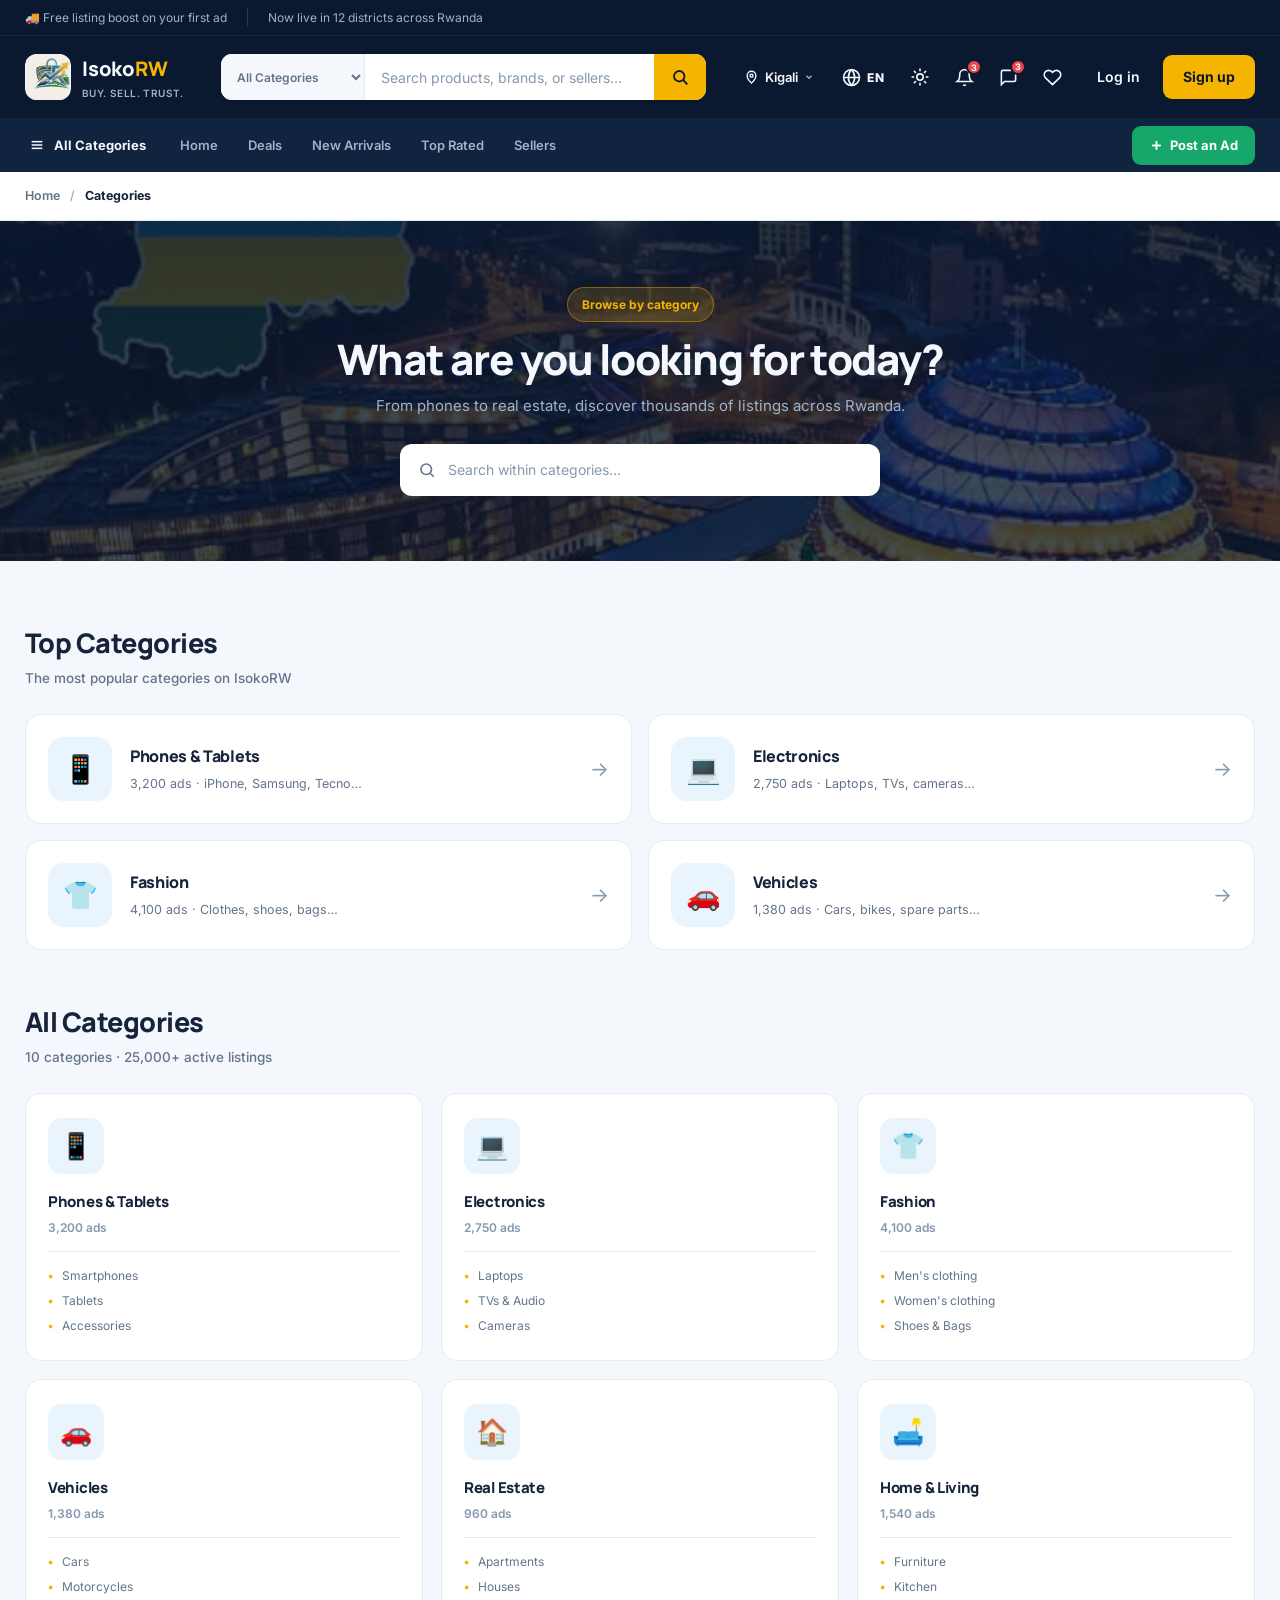
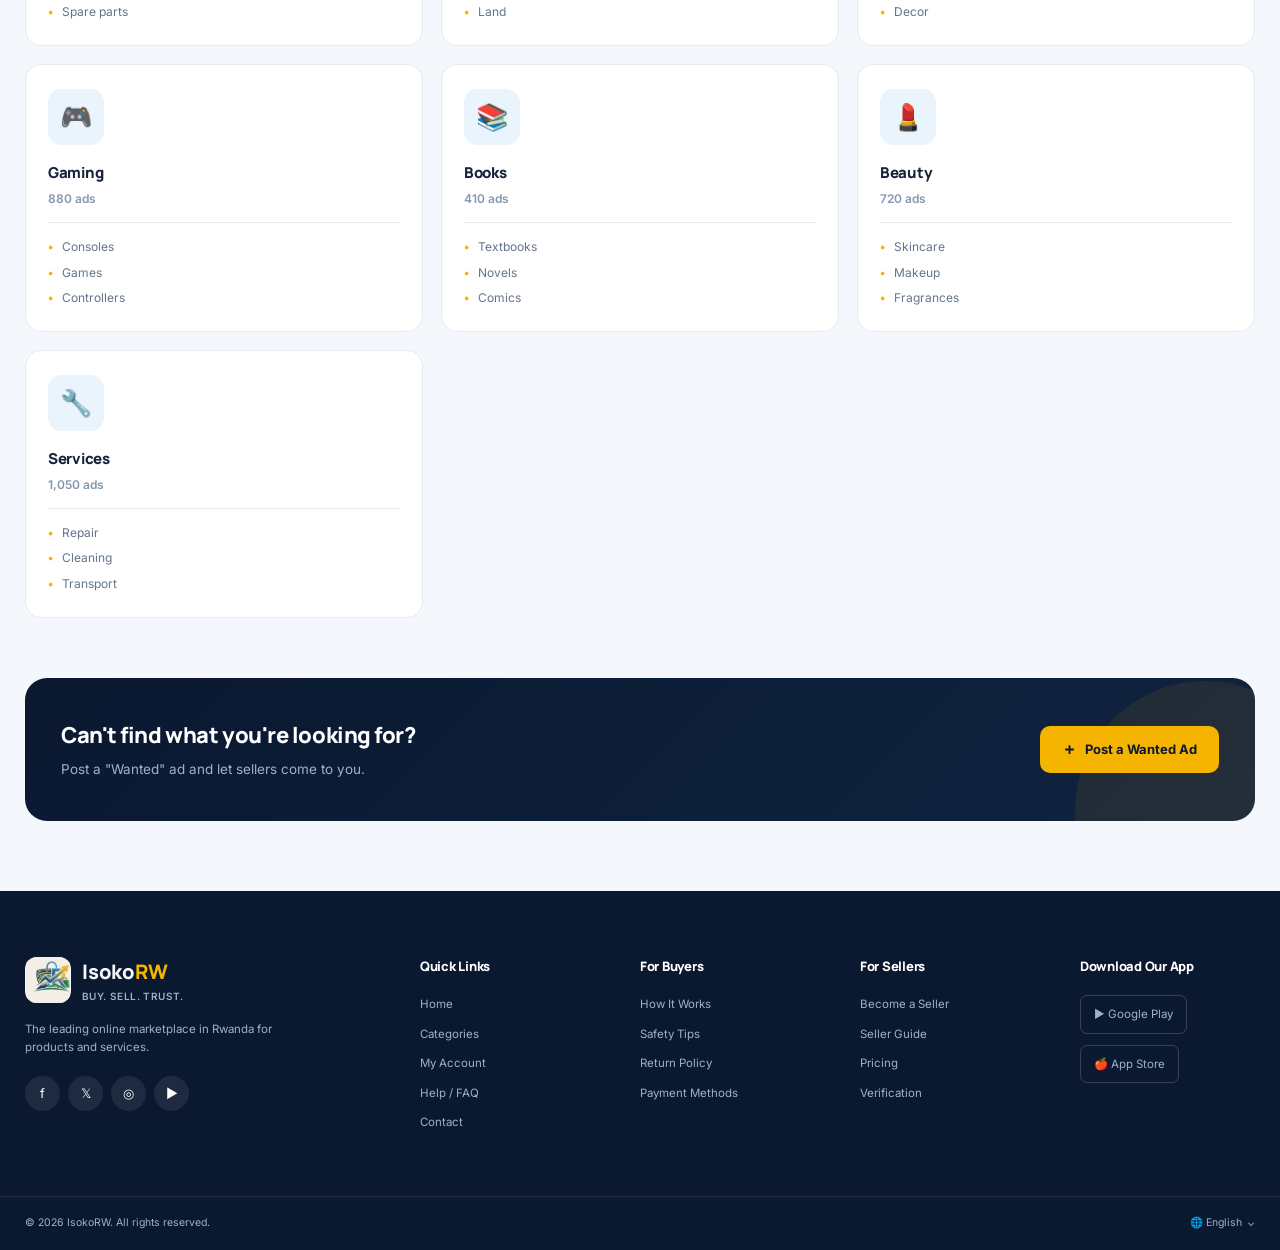
<file: pages/categories.html>
<!DOCTYPE html>
<html lang="en">

<head>
    <meta charset="UTF-8">
    <meta name="viewport" content="width=device-width, initial-scale=1.0">

    <!-- Anti-cache -->
    <meta http-equiv="Cache-Control" content="no-cache, no-store, must-revalidate">
    <meta http-equiv="Pragma" content="no-cache">
    <meta http-equiv="Expires" content="0">

    <title>All Categories - IsokoRW</title>

    <!-- FONTS -->
    <link rel="preconnect" href="https://fonts.googleapis.com">
    <link rel="preconnect" href="https://fonts.gstatic.com" crossorigin>
    <link href="https://fonts.googleapis.com/css2?family=Manrope:wght@500;700;800&family=Inter:wght@400;500;600;700&display=swap" rel="stylesheet">

    <!-- CSS -->
    <link rel="stylesheet" href="../style.css">
</head>

<body>

    <!-- =====================================================
         TOP BAR
    ====================================================== -->

    <div class="top-bar">
        <div class="top-bar-inner">
            <span data-i18n="top_bar_promo">🚚 Free listing boost on your first ad</span>
            <span class="top-bar-sep" data-i18n="top_bar_districts">Now live in 12 districts across Rwanda</span>
        </div>
    </div>


    <!-- =====================================================
         HEADER
    ====================================================== -->

    <header class="header">

        <a href="../index.html" class="logo">
            <div class="logo-icon">
                <img src="../logo.jpeg" alt="IsokoRW Logo">
            </div>

            <div class="logo-text">
                <h2>Isoko<span>RW</span></h2>
                <span class="logo-tagline">Buy. Sell. Trust.</span>
            </div>
        </a>

        <div class="header-search">

            <select id="headerCategory" class="header-search-select">
                <option value="" data-i18n="all_categories">All categories</option>
                <option value="phones" data-i18n="cat_phones">Phones & Tablets</option>
                <option value="electronics" data-i18n="cat_electronics">Electronics</option>
                <option value="fashion" data-i18n="cat_fashion">Fashion</option>
                <option value="vehicles" data-i18n="cat_vehicles">Vehicles</option>
                <option value="real-estate" data-i18n="cat_real_estate">Real Estate</option>
                <option value="home" data-i18n="cat_home">Home & Living</option>
                <option value="gaming" data-i18n="cat_gaming">Gaming</option>
                <option value="books" data-i18n="cat_books">Books</option>
                <option value="beauty" data-i18n="cat_beauty">Beauty</option>
                <option value="services" data-i18n="cat_services">Services</option>
            </select>

            <input
                type="text"
                placeholder="Search products, brands, or sellers..."
                id="headerSearch"
                data-i18n-placeholder="search_placeholder"
            >

            <button type="button" id="headerSearchButton" aria-label="Search">
                <svg width="18" height="18" viewBox="0 0 24 24" fill="none" stroke="currentColor" stroke-width="2.4" stroke-linecap="round"><circle cx="11" cy="11" r="7"/><line x1="21" y1="21" x2="16.65" y2="16.65"/></svg>
            </button>

        </div>

        <div class="header-actions">

            <div class="location" title="Delivery location">
                <svg width="15" height="15" viewBox="0 0 24 24" fill="none" stroke="currentColor" stroke-width="2.2"><path d="M12 21s7-7.1 7-12a7 7 0 1 0-14 0c0 4.9 7 12 7 12Z"/><circle cx="12" cy="9" r="2.4"/></svg>
                <span data-i18n="location">Kigali</span>
                <svg class="chev" width="10" height="10" viewBox="0 0 24 24" fill="none" stroke="currentColor" stroke-width="3"><path d="m6 9 6 6 6-6"/></svg>
            </div>

            <!-- Sélecteur de langue -->
            <div class="lang-switcher" id="langSwitcher">
                <button class="icon-button lang-btn" id="langBtn" title="Change language" aria-label="Change language">
                    <svg width="19" height="19" viewBox="0 0 24 24" fill="none" stroke="currentColor" stroke-width="2" stroke-linecap="round" stroke-linejoin="round">
                        <circle cx="12" cy="12" r="10"/>
                        <line x1="2" y1="12" x2="22" y2="12"/>
                        <path d="M12 2a15.3 15.3 0 0 1 4 10 15.3 15.3 0 0 1-4 10 15.3 15.3 0 0 1-4-10 15.3 15.3 0 0 1 4-10z"/>
                    </svg>
                    <span class="lang-current" id="langCurrent">EN</span>
                </button>

                <div class="lang-dropdown" id="langDropdown">
                    <button class="lang-option active" data-lang="en">
                        <span class="lang-flag">🇬🇧</span>
                        <div>
                            <strong>English</strong>
                            <small>English</small>
                        </div>
                        <span class="lang-check">✓</span>
                    </button>

                    <button class="lang-option" data-lang="rw">
                        <span class="lang-flag">🇷🇼</span>
                        <div>
                            <strong>Kinyarwanda</strong>
                            <small>Ikinyarwanda</small>
                        </div>
                        <span class="lang-check">✓</span>
                    </button>

                    <button class="lang-option" data-lang="fr">
                        <span class="lang-flag">🇫🇷</span>
                        <div>
                            <strong>Français</strong>
                            <small>French</small>
                        </div>
                        <span class="lang-check">✓</span>
                    </button>
                </div>
            </div>

            <!-- Bouton Dark Mode -->
            <button class="icon-button theme-toggle" id="themeToggle" title="Toggle theme" aria-label="Toggle dark mode">
                <svg class="icon-sun" width="19" height="19" viewBox="0 0 24 24" fill="none" stroke="currentColor" stroke-width="2" stroke-linecap="round" stroke-linejoin="round">
                    <circle cx="12" cy="12" r="4"/>
                    <path d="M12 2v2M12 20v2M4.93 4.93l1.41 1.41M17.66 17.66l1.41 1.41M2 12h2M20 12h2M6.34 17.66l-1.41 1.41M19.07 4.93l-1.41 1.41"/>
                </svg>
                <svg class="icon-moon" width="19" height="19" viewBox="0 0 24 24" fill="none" stroke="currentColor" stroke-width="2" stroke-linecap="round" stroke-linejoin="round">
                    <path d="M21 12.79A9 9 0 1 1 11.21 3 7 7 0 0 0 21 12.79z"/>
                </svg>
            </button>

            <button class="icon-button" title="Notifications">
                <svg width="19" height="19" viewBox="0 0 24 24" fill="none" stroke="currentColor" stroke-width="2"><path d="M18 8a6 6 0 0 0-12 0c0 7-3 9-3 9h18s-3-2-3-9"/><path d="M13.7 21a2 2 0 0 1-3.4 0"/></svg>
                <span class="notification-badge">3</span>
            </button>

            <a href="messages.html" class="icon-button" title="Messages">
                <svg width="19" height="19" viewBox="0 0 24 24" fill="none" stroke="currentColor" stroke-width="2"><path d="M21 15a2 2 0 0 1-2 2H7l-4 4V5a2 2 0 0 1 2-2h14a2 2 0 0 1 2 2Z"/></svg>
                <span class="notification-badge">3</span>
            </a>

            <button class="icon-button" title="Favorites">
                <svg width="19" height="19" viewBox="0 0 24 24" fill="none" stroke="currentColor" stroke-width="2"><path d="M20.8 4.6a5.5 5.5 0 0 0-7.8 0L12 5.6l-1-1a5.5 5.5 0 0 0-7.8 7.8l1 1L12 21l7.8-7.6 1-1a5.5 5.5 0 0 0 0-7.8Z"/></svg>
            </button>

            <a href="login.html" class="login-button" data-i18n="login">Log in</a>
            <a href="register.html" class="signup-button" data-i18n="signup">Sign up</a>

        </div>

    </header>


    <!-- =====================================================
         NAVIGATION
    ====================================================== -->

    <nav class="navigation">

        <button class="all-categories" id="allCategoriesToggle">
            <svg width="16" height="16" viewBox="0 0 24 24" fill="none" stroke="currentColor" stroke-width="2.3"><line x1="4" y1="7" x2="20" y2="7"/><line x1="4" y1="12" x2="20" y2="12"/><line x1="4" y1="17" x2="20" y2="17"/></svg>
            <span data-i18n="all_categories">All Categories</span>
        </button>

        <div class="nav-links">
            <a href="../index.html" data-i18n="home">Home</a>
            <a href="products.html" data-i18n="deals">Deals</a>
            <a href="new-arrivals.html" data-i18n="new_arrivals">New Arrivals</a>
            <a href="top-rated.html" data-i18n="top_rated">Top Rated</a>
            <a href="seller.html" data-i18n="sellers">Sellers</a>
        </div>

        <a href="post-ad.html" class="post-ad-button">
            <svg width="15" height="15" viewBox="0 0 24 24" fill="none" stroke="currentColor" stroke-width="3"><line x1="12" y1="5" x2="12" y2="19"/><line x1="5" y1="12" x2="19" y2="12"/></svg>
            <span data-i18n="post_ad">Post an Ad</span>
        </a>

    </nav>


    <!-- =====================================================
         MEGA MENU
    ====================================================== -->

    <div class="mega-menu" id="megaMenu">

        <div class="mega-menu-inner">

            <div class="mega-menu-header">
                <h3 data-i18n="browse_categories">Browse all categories</h3>
                <button class="mega-menu-close" id="megaMenuClose" aria-label="Close">
                    <svg width="16" height="16" viewBox="0 0 24 24" fill="none" stroke="currentColor" stroke-width="2.4"><line x1="18" y1="6" x2="6" y2="18"/><line x1="6" y1="6" x2="18" y2="18"/></svg>
                </button>
            </div>

            <div class="mega-menu-grid">

                <a href="products.html" class="mega-cat">
                    <div class="mega-cat-icon">📱</div>
                    <div class="mega-cat-info">
                        <strong data-i18n="cat_phones">Phones & Tablets</strong>
                        <span data-i18n="ads_3200">3,200 ads</span>
                    </div>
                </a>

                <a href="products.html" class="mega-cat">
                    <div class="mega-cat-icon">💻</div>
                    <div class="mega-cat-info">
                        <strong data-i18n="cat_electronics">Electronics</strong>
                        <span data-i18n="ads_2750">2,750 ads</span>
                    </div>
                </a>

                <a href="products.html" class="mega-cat">
                    <div class="mega-cat-icon">👕</div>
                    <div class="mega-cat-info">
                        <strong data-i18n="cat_fashion">Fashion</strong>
                        <span data-i18n="ads_4100">4,100 ads</span>
                    </div>
                </a>

                <a href="products.html" class="mega-cat">
                    <div class="mega-cat-icon">🚗</div>
                    <div class="mega-cat-info">
                        <strong data-i18n="cat_vehicles">Vehicles</strong>
                        <span data-i18n="ads_1380">1,380 ads</span>
                    </div>
                </a>

                <a href="products.html" class="mega-cat">
                    <div class="mega-cat-icon">🏠</div>
                    <div class="mega-cat-info">
                        <strong data-i18n="cat_real_estate">Real Estate</strong>
                        <span data-i18n="ads_960">960 ads</span>
                    </div>
                </a>

                <a href="products.html" class="mega-cat">
                    <div class="mega-cat-icon">🛋️</div>
                    <div class="mega-cat-info">
                        <strong data-i18n="cat_home">Home & Living</strong>
                        <span data-i18n="ads_1540">1,540 ads</span>
                    </div>
                </a>

                <a href="products.html" class="mega-cat">
                    <div class="mega-cat-icon">🎮</div>
                    <div class="mega-cat-info">
                        <strong data-i18n="cat_gaming">Gaming</strong>
                        <span data-i18n="ads_880">880 ads</span>
                    </div>
                </a>

                <a href="products.html" class="mega-cat">
                    <div class="mega-cat-icon">📚</div>
                    <div class="mega-cat-info">
                        <strong data-i18n="cat_books">Books</strong>
                        <span data-i18n="ads_410">410 ads</span>
                    </div>
                </a>

                <a href="products.html" class="mega-cat">
                    <div class="mega-cat-icon">💄</div>
                    <div class="mega-cat-info">
                        <strong data-i18n="cat_beauty">Beauty</strong>
                        <span data-i18n="ads_720">720 ads</span>
                    </div>
                </a>

                <a href="products.html" class="mega-cat">
                    <div class="mega-cat-icon">🔧</div>
                    <div class="mega-cat-info">
                        <strong data-i18n="cat_services">Services</strong>
                        <span data-i18n="ads_1050">1,050 ads</span>
                    </div>
                </a>

            </div>

            <div class="mega-menu-footer">
                <a href="categories.html" class="mega-menu-all" data-i18n="view_all_categories">
                    View all categories →
                </a>
            </div>

        </div>

    </div>

    <div class="mega-menu-overlay" id="megaMenuOverlay"></div>


    <!-- =====================================================
         BREADCRUMB
    ====================================================== -->

    <div class="breadcrumb-bar">
        <div class="breadcrumb-inner">
            <a href="../index.html" data-i18n="home">Home</a>
            <span class="breadcrumb-sep">/</span>
            <span class="breadcrumb-current" data-i18n="categories">All Categories</span>
        </div>
    </div>


    <!-- =====================================================
         CATEGORIES PAGE
    ====================================================== -->

    <main class="categories-page">

        <!-- HERO -->

        <div class="categories-hero">

            <video class="categories-hero-video" autoplay muted loop playsinline poster="../kigali.jpeg">
                <source src="../categories.mp4" type="video/mp4">
            </video>

            <div class="categories-hero-overlay"></div>

            <div class="categories-hero-content">
                <span class="categories-hero-eyebrow" data-i18n="cat_hero_eyebrow">Browse by category</span>
                <h1 data-i18n="cat_hero_title">What are you looking for today?</h1>
                <p data-i18n="cat_hero_sub">From phones to real estate, discover thousands of listings across Rwanda.</p>

                <div class="categories-hero-search">
                    <svg width="18" height="18" viewBox="0 0 24 24" fill="none" stroke="currentColor" stroke-width="2.2"><circle cx="11" cy="11" r="7"/><line x1="21" y1="21" x2="16.65" y2="16.65"/></svg>
                    <input type="text" placeholder="Search within categories..." data-i18n-placeholder="cat_hero_search_placeholder">
                </div>
            </div>

        </div>


        <!-- CATEGORIES CONTENT -->

        <div class="categories-content">


            <!-- ============ TOP CATEGORIES ============ -->

            <div class="section-header categories-page-header">
                <div>
                    <h2 data-i18n="cat_top_title">Top Categories</h2>
                    <p class="section-subtitle" data-i18n="cat_top_sub">The most popular categories on IsokoRW</p>
                </div>
            </div>


            <div class="categories-grid-large">

                <a href="products.html" class="cat-large-card">
                    <div class="cat-large-icon">📱</div>
                    <div class="cat-large-info">
                        <h3 data-i18n="cat_phones">Phones & Tablets</h3>
                        <p data-i18n="cat_phones_desc">3,200 ads · iPhone, Samsung, Tecno…</p>
                    </div>
                    <span class="cat-large-arrow">→</span>
                </a>

                <a href="products.html" class="cat-large-card">
                    <div class="cat-large-icon">💻</div>
                    <div class="cat-large-info">
                        <h3 data-i18n="cat_electronics">Electronics</h3>
                        <p data-i18n="cat_electronics_desc">2,750 ads · Laptops, TVs, cameras…</p>
                    </div>
                    <span class="cat-large-arrow">→</span>
                </a>

                <a href="products.html" class="cat-large-card">
                    <div class="cat-large-icon">👕</div>
                    <div class="cat-large-info">
                        <h3 data-i18n="cat_fashion">Fashion</h3>
                        <p data-i18n="cat_fashion_desc">4,100 ads · Clothes, shoes, bags…</p>
                    </div>
                    <span class="cat-large-arrow">→</span>
                </a>

                <a href="products.html" class="cat-large-card">
                    <div class="cat-large-icon">🚗</div>
                    <div class="cat-large-info">
                        <h3 data-i18n="cat_vehicles">Vehicles</h3>
                        <p data-i18n="cat_vehicles_desc">1,380 ads · Cars, bikes, spare parts…</p>
                    </div>
                    <span class="cat-large-arrow">→</span>
                </a>

            </div>


            <!-- ============ ALL CATEGORIES ============ -->

            <div class="section-header categories-page-header">
                <div>
                    <h2 data-i18n="cat_all_title">All Categories</h2>
                    <p class="section-subtitle" data-i18n="cat_all_sub">10 categories · 25,000+ active listings</p>
                </div>
            </div>


            <div class="categories-grid-all">

                <a href="products.html" class="cat-card">
                    <div class="cat-card-icon">📱</div>
                    <h3 data-i18n="cat_phones">Phones & Tablets</h3>
                    <p data-i18n="ads_3200">3,200 ads</p>
                    <ul class="cat-card-subs">
                        <li data-i18n="sub_smartphones">Smartphones</li>
                        <li data-i18n="sub_tablets">Tablets</li>
                        <li data-i18n="sub_accessories">Accessories</li>
                    </ul>
                </a>

                <a href="products.html" class="cat-card">
                    <div class="cat-card-icon">💻</div>
                    <h3 data-i18n="cat_electronics">Electronics</h3>
                    <p data-i18n="ads_2750">2,750 ads</p>
                    <ul class="cat-card-subs">
                        <li data-i18n="sub_laptops">Laptops</li>
                        <li data-i18n="sub_tvs_audio">TVs & Audio</li>
                        <li data-i18n="sub_cameras">Cameras</li>
                    </ul>
                </a>

                <a href="products.html" class="cat-card">
                    <div class="cat-card-icon">👕</div>
                    <h3 data-i18n="cat_fashion">Fashion</h3>
                    <p data-i18n="ads_4100">4,100 ads</p>
                    <ul class="cat-card-subs">
                        <li data-i18n="sub_mens_clothing">Men's clothing</li>
                        <li data-i18n="sub_womens_clothing">Women's clothing</li>
                        <li data-i18n="sub_shoes_bags">Shoes & Bags</li>
                    </ul>
                </a>

                <a href="products.html" class="cat-card">
                    <div class="cat-card-icon">🚗</div>
                    <h3 data-i18n="cat_vehicles">Vehicles</h3>
                    <p data-i18n="ads_1380">1,380 ads</p>
                    <ul class="cat-card-subs">
                        <li data-i18n="sub_cars">Cars</li>
                        <li data-i18n="sub_motorcycles">Motorcycles</li>
                        <li data-i18n="sub_spare_parts">Spare parts</li>
                    </ul>
                </a>

                <a href="products.html" class="cat-card">
                    <div class="cat-card-icon">🏠</div>
                    <h3 data-i18n="cat_real_estate">Real Estate</h3>
                    <p data-i18n="ads_960">960 ads</p>
                    <ul class="cat-card-subs">
                        <li data-i18n="sub_apartments">Apartments</li>
                        <li data-i18n="sub_houses">Houses</li>
                        <li data-i18n="sub_land">Land</li>
                    </ul>
                </a>

                <a href="products.html" class="cat-card">
                    <div class="cat-card-icon">🛋️</div>
                    <h3 data-i18n="cat_home">Home & Living</h3>
                    <p data-i18n="ads_1540">1,540 ads</p>
                    <ul class="cat-card-subs">
                        <li data-i18n="sub_furniture">Furniture</li>
                        <li data-i18n="sub_kitchen">Kitchen</li>
                        <li data-i18n="sub_decor">Decor</li>
                    </ul>
                </a>

                <a href="products.html" class="cat-card">
                    <div class="cat-card-icon">🎮</div>
                    <h3 data-i18n="cat_gaming">Gaming</h3>
                    <p data-i18n="ads_880">880 ads</p>
                    <ul class="cat-card-subs">
                        <li data-i18n="sub_consoles">Consoles</li>
                        <li data-i18n="sub_games">Games</li>
                        <li data-i18n="sub_controllers">Controllers</li>
                    </ul>
                </a>

                <a href="products.html" class="cat-card">
                    <div class="cat-card-icon">📚</div>
                    <h3 data-i18n="cat_books">Books</h3>
                    <p data-i18n="ads_410">410 ads</p>
                    <ul class="cat-card-subs">
                        <li data-i18n="sub_textbooks">Textbooks</li>
                        <li data-i18n="sub_novels">Novels</li>
                        <li data-i18n="sub_comics">Comics</li>
                    </ul>
                </a>

                <a href="products.html" class="cat-card">
                    <div class="cat-card-icon">💄</div>
                    <h3 data-i18n="cat_beauty">Beauty</h3>
                    <p data-i18n="ads_720">720 ads</p>
                    <ul class="cat-card-subs">
                        <li data-i18n="sub_skincare">Skincare</li>
                        <li data-i18n="sub_makeup">Makeup</li>
                        <li data-i18n="sub_fragrances">Fragrances</li>
                    </ul>
                </a>

                <a href="products.html" class="cat-card">
                    <div class="cat-card-icon">🔧</div>
                    <h3 data-i18n="cat_services">Services</h3>
                    <p data-i18n="ads_1050">1,050 ads</p>
                    <ul class="cat-card-subs">
                        <li data-i18n="sub_repair">Repair</li>
                        <li data-i18n="sub_cleaning">Cleaning</li>
                        <li data-i18n="sub_transport">Transport</li>
                    </ul>
                </a>

            </div>


            <!-- ============ CTA ============ -->

            <div class="categories-cta">

                <div class="categories-cta-content">
                    <h2 data-i18n="cat_cta_title">Can't find what you're looking for?</h2>
                    <p data-i18n="cat_cta_sub">Post a "Wanted" ad and let sellers come to you.</p>
                </div>

                <a href="post-ad.html" class="categories-cta-button">
                    <svg width="15" height="15" viewBox="0 0 24 24" fill="none" stroke="currentColor" stroke-width="3"><line x1="12" y1="5" x2="12" y2="19"/><line x1="5" y1="12" x2="19" y2="12"/></svg>
                    <span data-i18n="cat_cta_btn">Post a Wanted Ad</span>
                </a>

            </div>

        </div>

    </main>


    <!-- =====================================================
         FOOTER
    ====================================================== -->

    <footer class="footer">

        <div class="footer-container">

            <div class="footer-brand">
                <a href="../index.html" class="footer-logo">
                    <div class="footer-logo-icon">
                        <img src="../logo.jpeg" alt="IsokoRW Logo">
                    </div>
                    <div class="footer-logo-text">
                        <h2>Isoko<span>RW</span></h2>
                        <span class="footer-logo-tagline">Buy. Sell. Trust.</span>
                    </div>
                </a>

                <p data-i18n="footer_description">The leading online marketplace in Rwanda for products and services.</p>

                <div class="social-links">
                    <a href="#" aria-label="Facebook">f</a>
                    <a href="#" aria-label="X">𝕏</a>
                    <a href="#" aria-label="Instagram">◎</a>
                    <a href="#" aria-label="YouTube">▶</a>
                </div>
            </div>

            <div class="footer-column">
                <h3 data-i18n="quick_links">Quick Links</h3>
                <a href="../index.html" data-i18n="home">Home</a>
                <a href="categories.html" data-i18n="categories">Categories</a>
                <a href="account.html" data-i18n="my_account">My Account</a>
                <a href="help.html" data-i18n="help_faq">Help / FAQ</a>
                <a href="help.html" data-i18n="contact">Contact</a>
            </div>

            <div class="footer-column">
                <h3 data-i18n="for_buyers">For Buyers</h3>
                <a href="help.html" data-i18n="how_it_works">How It Works</a>
                <a href="help.html" data-i18n="safety_tips">Safety Tips</a>
                <a href="help.html" data-i18n="return_policy">Return Policy</a>
                <a href="help.html" data-i18n="payment_methods">Payment Methods</a>
            </div>

            <div class="footer-column">
                <h3 data-i18n="for_sellers">For Sellers</h3>
                <a href="post-ad.html" data-i18n="become_seller">Become a Seller</a>
                <a href="help.html" data-i18n="seller_guide">Seller Guide</a>
                <a href="help.html" data-i18n="pricing">Pricing</a>
                <a href="verification.html" data-i18n="verification">Verification</a>
            </div>

            <div class="footer-column">
                <h3 data-i18n="download_app">Download Our App</h3>
                <a href="#" class="app-button">▶ Google Play</a>
                <a href="#" class="app-button">🍎 App Store</a>
            </div>

        </div>

        <div class="footer-bottom">
            <p data-i18n="copyright">© 2026 IsokoRW. All rights reserved.</p>
            <div class="language">
                🌐 English
                <span>⌄</span>
            </div>
        </div>

    </footer>


    <!-- BACK TO TOP + SCROLL PROGRESS -->
    <div class="scroll-progress" id="scrollProgress"></div>

    <button class="back-to-top" id="backToTop" aria-label="Back to top" title="Back to top">
        <svg width="20" height="20" viewBox="0 0 24 24" fill="none" stroke="currentColor" stroke-width="2.6" stroke-linecap="round" stroke-linejoin="round">
            <line x1="12" y1="19" x2="12" y2="5"/>
            <polyline points="5 12 12 5 19 12"/>
        </svg>
    </button>


    <!-- =====================================================
         JAVASCRIPT
    ====================================================== -->

    <script src="../translations.js"></script>
    <script src="../script.js"></script>

</body>

</html>
</file>
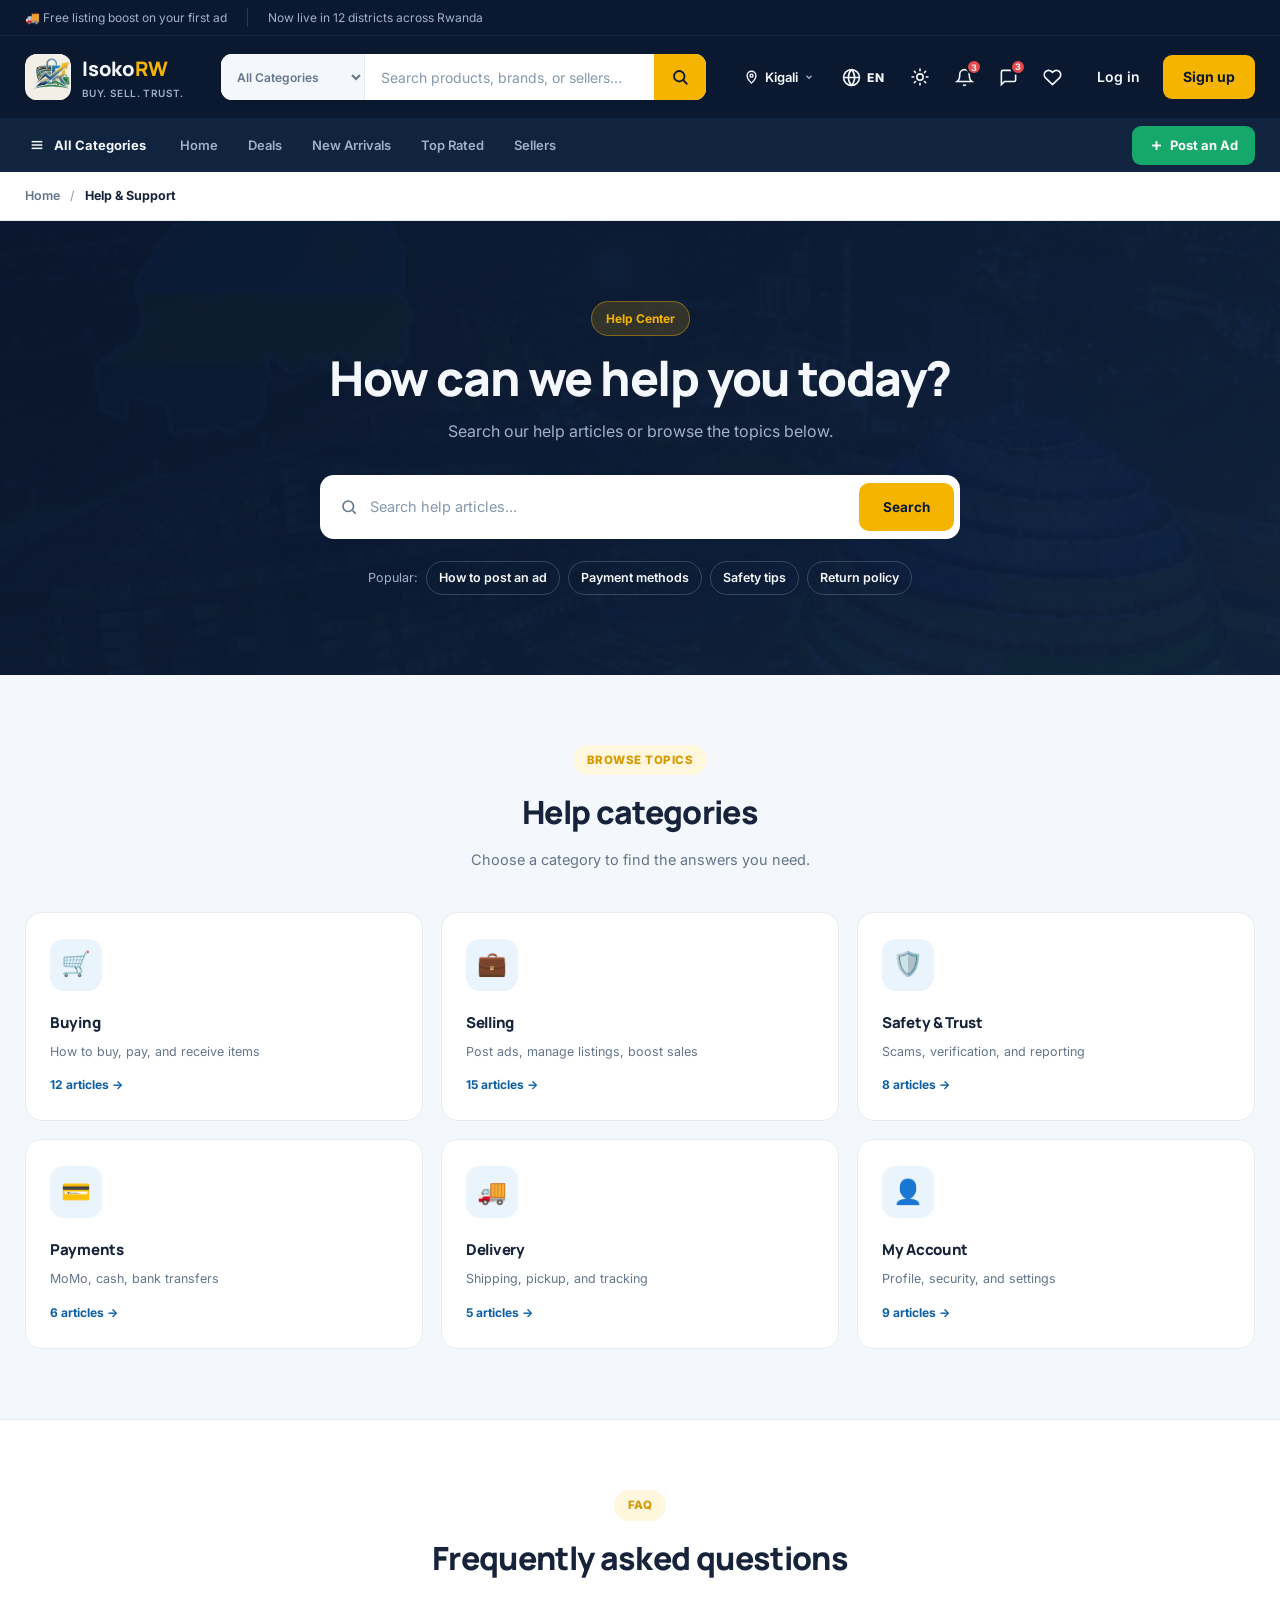
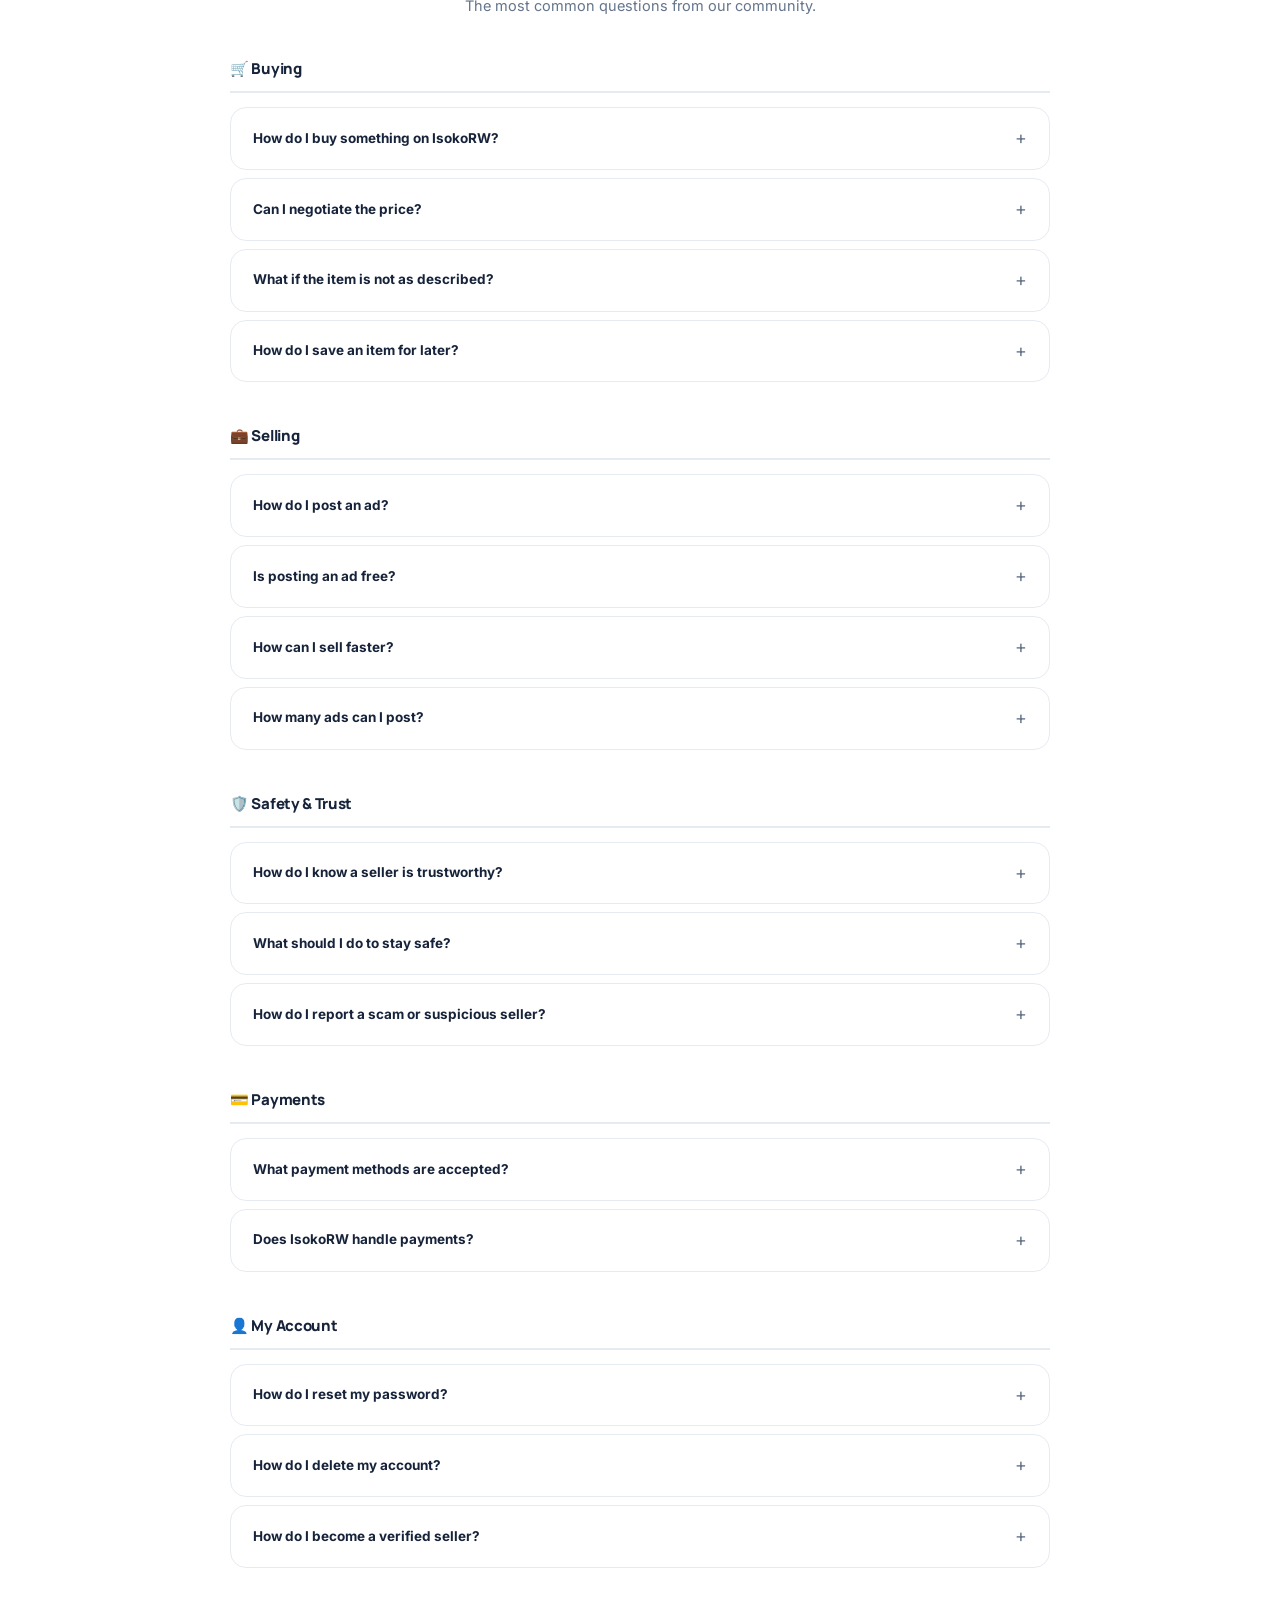
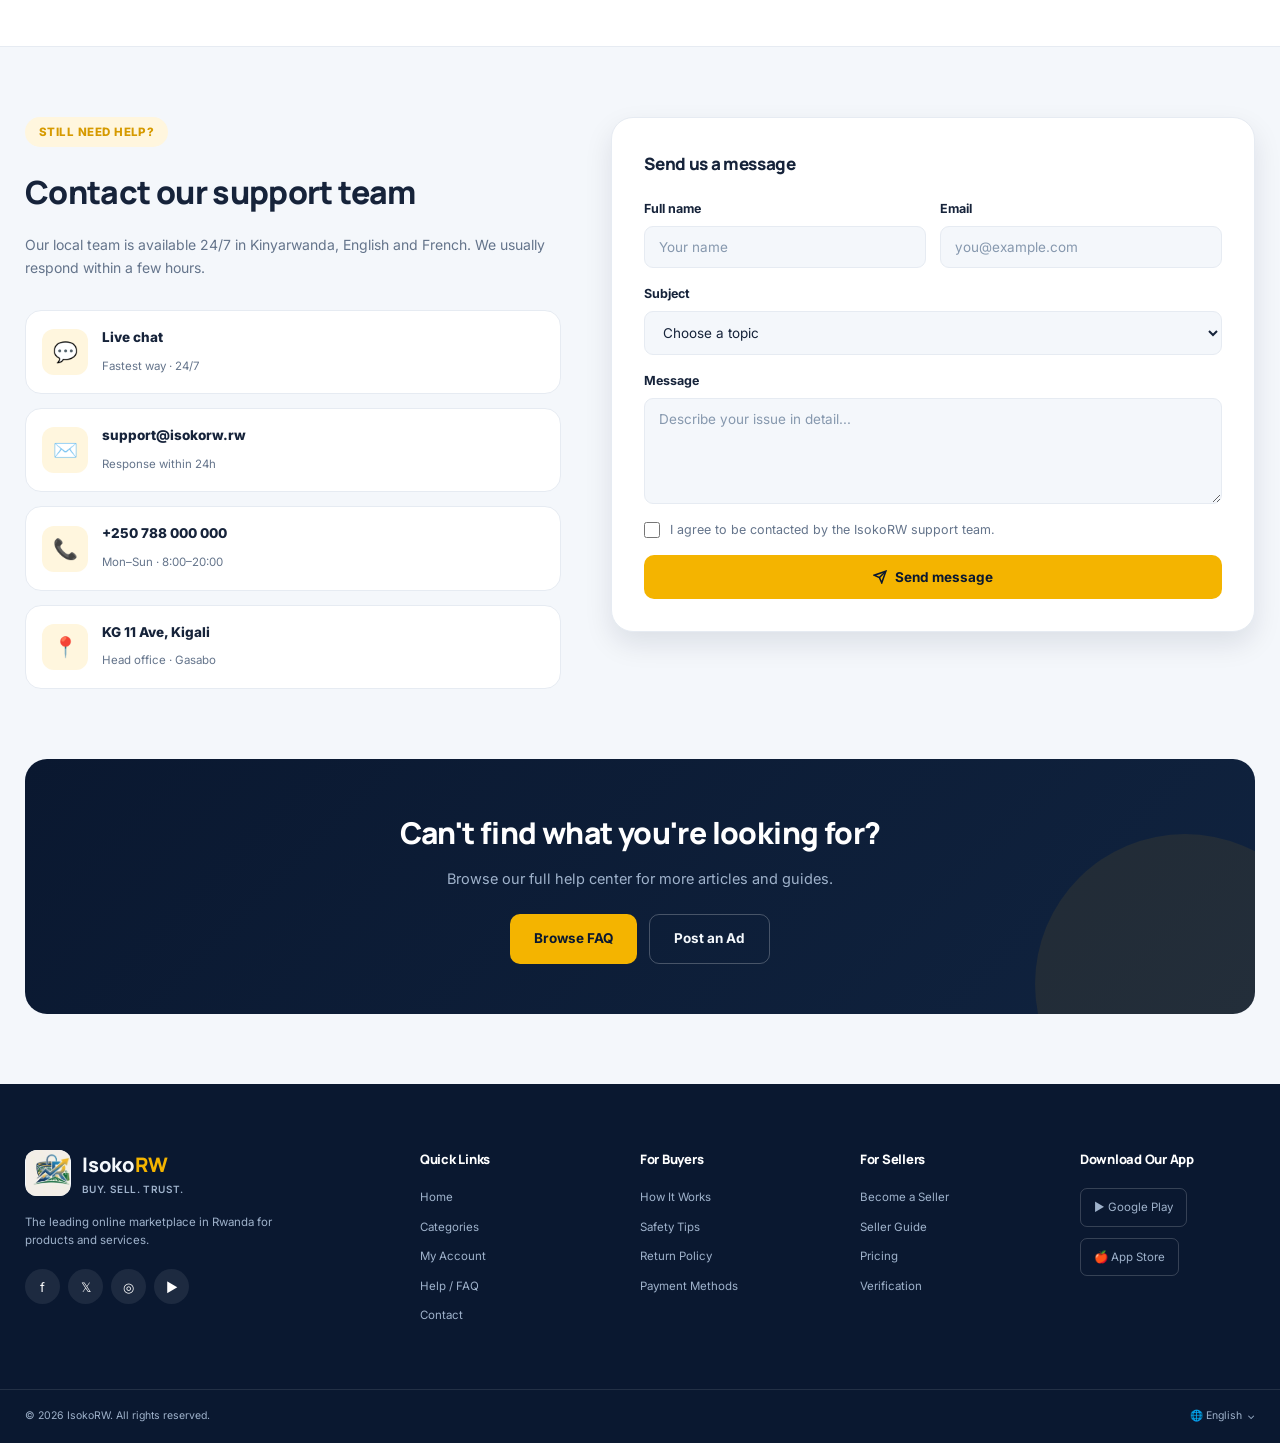
<file: pages/help.html>
<!DOCTYPE html>
<html lang="en">

<head>
    <meta charset="UTF-8">
    <meta name="viewport" content="width=device-width, initial-scale=1.0">

    <!-- Anti-cache -->
    <meta http-equiv="Cache-Control" content="no-cache, no-store, must-revalidate">
    <meta http-equiv="Pragma" content="no-cache">
    <meta http-equiv="Expires" content="0">

    <title>Help & Support - IsokoRW</title>

    <!-- FONTS -->
    <link rel="preconnect" href="https://fonts.googleapis.com">
    <link rel="preconnect" href="https://fonts.gstatic.com" crossorigin>
    <link href="https://fonts.googleapis.com/css2?family=Manrope:wght@500;700;800&family=Inter:wght@400;500;600;700&display=swap" rel="stylesheet">

    <!-- CSS -->
    <link rel="stylesheet" href="../style.css">
</head>

<body>

    <!-- =====================================================
         TOP BAR
    ====================================================== -->

    <div class="top-bar">
        <div class="top-bar-inner">
            <span data-i18n="top_bar_promo">🚚 Free listing boost on your first ad</span>
            <span class="top-bar-sep" data-i18n="top_bar_districts">Now live in 12 districts across Rwanda</span>
        </div>
    </div>


    <!-- =====================================================
         HEADER
    ====================================================== -->

    <header class="header">

        <a href="../index.html" class="logo">
            <div class="logo-icon">
                <img src="../logo.jpeg" alt="IsokoRW Logo">
            </div>

            <div class="logo-text">
                <h2>Isoko<span>RW</span></h2>
                <span class="logo-tagline">Buy. Sell. Trust.</span>
            </div>
        </a>

        <div class="header-search">

            <select id="headerCategory" class="header-search-select">
                <option value="" data-i18n="all_categories">All categories</option>
                <option value="phones" data-i18n="cat_phones">Phones & Tablets</option>
                <option value="electronics" data-i18n="cat_electronics">Electronics</option>
                <option value="fashion" data-i18n="cat_fashion">Fashion</option>
                <option value="vehicles" data-i18n="cat_vehicles">Vehicles</option>
                <option value="real-estate" data-i18n="cat_real_estate">Real Estate</option>
                <option value="home" data-i18n="cat_home">Home & Living</option>
                <option value="gaming" data-i18n="cat_gaming">Gaming</option>
                <option value="books" data-i18n="cat_books">Books</option>
                <option value="beauty" data-i18n="cat_beauty">Beauty</option>
                <option value="services" data-i18n="cat_services">Services</option>
            </select>

            <input
                type="text"
                placeholder="Search products, brands, or sellers..."
                id="headerSearch"
                data-i18n-placeholder="search_placeholder"
            >

            <button type="button" id="headerSearchButton" aria-label="Search">
                <svg width="18" height="18" viewBox="0 0 24 24" fill="none" stroke="currentColor" stroke-width="2.4" stroke-linecap="round"><circle cx="11" cy="11" r="7"/><line x1="21" y1="21" x2="16.65" y2="16.65"/></svg>
            </button>

        </div>

        <div class="header-actions">

            <div class="location" title="Delivery location">
                <svg width="15" height="15" viewBox="0 0 24 24" fill="none" stroke="currentColor" stroke-width="2.2"><path d="M12 21s7-7.1 7-12a7 7 0 1 0-14 0c0 4.9 7 12 7 12Z"/><circle cx="12" cy="9" r="2.4"/></svg>
                <span data-i18n="location">Kigali</span>
                <svg class="chev" width="10" height="10" viewBox="0 0 24 24" fill="none" stroke="currentColor" stroke-width="3"><path d="m6 9 6 6 6-6"/></svg>
            </div>

            <!-- Sélecteur de langue -->
            <div class="lang-switcher" id="langSwitcher">
                <button class="icon-button lang-btn" id="langBtn" title="Change language" aria-label="Change language">
                    <svg width="19" height="19" viewBox="0 0 24 24" fill="none" stroke="currentColor" stroke-width="2" stroke-linecap="round" stroke-linejoin="round">
                        <circle cx="12" cy="12" r="10"/>
                        <line x1="2" y1="12" x2="22" y2="12"/>
                        <path d="M12 2a15.3 15.3 0 0 1 4 10 15.3 15.3 0 0 1-4 10 15.3 15.3 0 0 1-4-10 15.3 15.3 0 0 1 4-10z"/>
                    </svg>
                    <span class="lang-current" id="langCurrent">EN</span>
                </button>

                <div class="lang-dropdown" id="langDropdown">
                    <button class="lang-option active" data-lang="en">
                        <span class="lang-flag">🇬🇧</span>
                        <div>
                            <strong>English</strong>
                            <small>English</small>
                        </div>
                        <span class="lang-check">✓</span>
                    </button>

                    <button class="lang-option" data-lang="rw">
                        <span class="lang-flag">🇷🇼</span>
                        <div>
                            <strong>Kinyarwanda</strong>
                            <small>Ikinyarwanda</small>
                        </div>
                        <span class="lang-check">✓</span>
                    </button>

                    <button class="lang-option" data-lang="fr">
                        <span class="lang-flag">🇫🇷</span>
                        <div>
                            <strong>Français</strong>
                            <small>French</small>
                        </div>
                        <span class="lang-check">✓</span>
                    </button>
                </div>
            </div>

            <!-- Bouton Dark Mode -->
            <button class="icon-button theme-toggle" id="themeToggle" title="Toggle theme" aria-label="Toggle dark mode">
                <svg class="icon-sun" width="19" height="19" viewBox="0 0 24 24" fill="none" stroke="currentColor" stroke-width="2" stroke-linecap="round" stroke-linejoin="round">
                    <circle cx="12" cy="12" r="4"/>
                    <path d="M12 2v2M12 20v2M4.93 4.93l1.41 1.41M17.66 17.66l1.41 1.41M2 12h2M20 12h2M6.34 17.66l-1.41 1.41M19.07 4.93l-1.41 1.41"/>
                </svg>
                <svg class="icon-moon" width="19" height="19" viewBox="0 0 24 24" fill="none" stroke="currentColor" stroke-width="2" stroke-linecap="round" stroke-linejoin="round">
                    <path d="M21 12.79A9 9 0 1 1 11.21 3 7 7 0 0 0 21 12.79z"/>
                </svg>
            </button>

            <button class="icon-button" title="Notifications">
                <svg width="19" height="19" viewBox="0 0 24 24" fill="none" stroke="currentColor" stroke-width="2"><path d="M18 8a6 6 0 0 0-12 0c0 7-3 9-3 9h18s-3-2-3-9"/><path d="M13.7 21a2 2 0 0 1-3.4 0"/></svg>
                <span class="notification-badge">3</span>
            </button>

            <a href="messages.html" class="icon-button" title="Messages">
                <svg width="19" height="19" viewBox="0 0 24 24" fill="none" stroke="currentColor" stroke-width="2"><path d="M21 15a2 2 0 0 1-2 2H7l-4 4V5a2 2 0 0 1 2-2h14a2 2 0 0 1 2 2Z"/></svg>
                <span class="notification-badge">3</span>
            </a>

            <button class="icon-button" title="Favorites">
                <svg width="19" height="19" viewBox="0 0 24 24" fill="none" stroke="currentColor" stroke-width="2"><path d="M20.8 4.6a5.5 5.5 0 0 0-7.8 0L12 5.6l-1-1a5.5 5.5 0 0 0-7.8 7.8l1 1L12 21l7.8-7.6 1-1a5.5 5.5 0 0 0 0-7.8Z"/></svg>
            </button>

            <a href="login.html" class="login-button" data-i18n="login">Log in</a>
            <a href="register.html" class="signup-button" data-i18n="signup">Sign up</a>

        </div>

    </header>


    <!-- =====================================================
         NAVIGATION
    ====================================================== -->

    <nav class="navigation">

        <button class="all-categories" id="allCategoriesToggle">
            <svg width="16" height="16" viewBox="0 0 24 24" fill="none" stroke="currentColor" stroke-width="2.3"><line x1="4" y1="7" x2="20" y2="7"/><line x1="4" y1="12" x2="20" y2="12"/><line x1="4" y1="17" x2="20" y2="17"/></svg>
            <span data-i18n="all_categories">All Categories</span>
        </button>

        <div class="nav-links">
            <a href="../index.html" data-i18n="home">Home</a>
            <a href="products.html" data-i18n="deals">Deals</a>
            <a href="new-arrivals.html" data-i18n="new_arrivals">New Arrivals</a>
            <a href="top-rated.html" data-i18n="top_rated">Top Rated</a>
            <a href="seller.html" data-i18n="sellers">Sellers</a>
        </div>

        <a href="post-ad.html" class="post-ad-button">
            <svg width="15" height="15" viewBox="0 0 24 24" fill="none" stroke="currentColor" stroke-width="3"><line x1="12" y1="5" x2="12" y2="19"/><line x1="5" y1="12" x2="19" y2="12"/></svg>
            <span data-i18n="post_ad">Post an Ad</span>
        </a>

    </nav>


    <!-- =====================================================
         MEGA MENU
    ====================================================== -->

    <div class="mega-menu" id="megaMenu">

        <div class="mega-menu-inner">

            <div class="mega-menu-header">
                <h3 data-i18n="browse_categories">Browse all categories</h3>
                <button class="mega-menu-close" id="megaMenuClose" aria-label="Close">
                    <svg width="16" height="16" viewBox="0 0 24 24" fill="none" stroke="currentColor" stroke-width="2.4"><line x1="18" y1="6" x2="6" y2="18"/><line x1="6" y1="6" x2="18" y2="18"/></svg>
                </button>
            </div>

            <div class="mega-menu-grid">

                <a href="products.html" class="mega-cat">
                    <div class="mega-cat-icon">📱</div>
                    <div class="mega-cat-info">
                        <strong data-i18n="cat_phones">Phones & Tablets</strong>
                        <span data-i18n="ads_3200">3,200 ads</span>
                    </div>
                </a>

                <a href="products.html" class="mega-cat">
                    <div class="mega-cat-icon">💻</div>
                    <div class="mega-cat-info">
                        <strong data-i18n="cat_electronics">Electronics</strong>
                        <span data-i18n="ads_2750">2,750 ads</span>
                    </div>
                </a>

                <a href="products.html" class="mega-cat">
                    <div class="mega-cat-icon">👕</div>
                    <div class="mega-cat-info">
                        <strong data-i18n="cat_fashion">Fashion</strong>
                        <span data-i18n="ads_4100">4,100 ads</span>
                    </div>
                </a>

                <a href="products.html" class="mega-cat">
                    <div class="mega-cat-icon">🚗</div>
                    <div class="mega-cat-info">
                        <strong data-i18n="cat_vehicles">Vehicles</strong>
                        <span data-i18n="ads_1380">1,380 ads</span>
                    </div>
                </a>

                <a href="products.html" class="mega-cat">
                    <div class="mega-cat-icon">🏠</div>
                    <div class="mega-cat-info">
                        <strong data-i18n="cat_real_estate">Real Estate</strong>
                        <span data-i18n="ads_960">960 ads</span>
                    </div>
                </a>

                <a href="products.html" class="mega-cat">
                    <div class="mega-cat-icon">🛋️</div>
                    <div class="mega-cat-info">
                        <strong data-i18n="cat_home">Home & Living</strong>
                        <span data-i18n="ads_1540">1,540 ads</span>
                    </div>
                </a>

                <a href="products.html" class="mega-cat">
                    <div class="mega-cat-icon">🎮</div>
                    <div class="mega-cat-info">
                        <strong data-i18n="cat_gaming">Gaming</strong>
                        <span data-i18n="ads_880">880 ads</span>
                    </div>
                </a>

                <a href="products.html" class="mega-cat">
                    <div class="mega-cat-icon">📚</div>
                    <div class="mega-cat-info">
                        <strong data-i18n="cat_books">Books</strong>
                        <span data-i18n="ads_410">410 ads</span>
                    </div>
                </a>

                <a href="products.html" class="mega-cat">
                    <div class="mega-cat-icon">💄</div>
                    <div class="mega-cat-info">
                        <strong data-i18n="cat_beauty">Beauty</strong>
                        <span data-i18n="ads_720">720 ads</span>
                    </div>
                </a>

                <a href="products.html" class="mega-cat">
                    <div class="mega-cat-icon">🔧</div>
                    <div class="mega-cat-info">
                        <strong data-i18n="cat_services">Services</strong>
                        <span data-i18n="ads_1050">1,050 ads</span>
                    </div>
                </a>

            </div>

            <div class="mega-menu-footer">
                <a href="categories.html" class="mega-menu-all" data-i18n="view_all_categories">
                    View all categories →
                </a>
            </div>

        </div>

    </div>

    <div class="mega-menu-overlay" id="megaMenuOverlay"></div>


    <!-- =====================================================
         BREADCRUMB
    ====================================================== -->

    <div class="breadcrumb-bar">
        <div class="breadcrumb-inner">
            <a href="../index.html" data-i18n="home">Home</a>
            <span class="breadcrumb-sep">/</span>
            <span class="breadcrumb-current" data-i18n="help_breadcrumb">Help & Support</span>
        </div>
    </div>


    <!-- =====================================================
         HELP PAGE
    ====================================================== -->

    <main class="help-page">


        <!-- ============ HERO ============ -->

        <section class="help-hero">

            <div class="help-hero-overlay"></div>

            <div class="help-hero-inner">

                <span class="help-hero-eyebrow" data-i18n="help_hero_eyebrow">Help Center</span>

                <h1 data-i18n="help_hero_title">How can we help you today?</h1>

                <p data-i18n="help_hero_sub">Search our help articles or browse the topics below.</p>

                <div class="help-search">
                    <svg width="18" height="18" viewBox="0 0 24 24" fill="none" stroke="currentColor" stroke-width="2.2"><circle cx="11" cy="11" r="7"/><line x1="21" y1="21" x2="16.65" y2="16.65"/></svg>
                    <input type="text" placeholder="Search help articles..." data-i18n-placeholder="help_search_placeholder">
                    <button type="button" data-i18n="search">Search</button>
                </div>

                <div class="help-popular">
                    <span data-i18n="popular">Popular:</span>
                    <a href="#faq" data-i18n="help_pop_1">How to post an ad</a>
                    <a href="#faq" data-i18n="help_pop_2">Payment methods</a>
                    <a href="#faq" data-i18n="help_pop_3">Safety tips</a>
                    <a href="#faq" data-i18n="help_pop_4">Return policy</a>
                </div>

            </div>

        </section>


        <!-- ============ CATEGORIES D'AIDE ============ -->

        <section class="help-section">

            <div class="help-section-header">
                <span class="help-eyebrow" data-i18n="help_cat_eyebrow">Browse topics</span>
                <h2 data-i18n="help_cat_title">Help categories</h2>
                <p data-i18n="help_cat_sub">Choose a category to find the answers you need.</p>
            </div>


            <div class="help-categories">

                <a href="#faq" class="help-cat-card">
                    <div class="help-cat-icon">🛒</div>
                    <h3 data-i18n="help_cat_buying">Buying</h3>
                    <p data-i18n="help_cat_buying_desc">How to buy, pay, and receive items</p>
                    <span data-i18n="help_cat_buying_count">12 articles →</span>
                </a>

                <a href="#faq" class="help-cat-card">
                    <div class="help-cat-icon">💼</div>
                    <h3 data-i18n="help_cat_selling">Selling</h3>
                    <p data-i18n="help_cat_selling_desc">Post ads, manage listings, boost sales</p>
                    <span data-i18n="help_cat_selling_count">15 articles →</span>
                </a>

                <a href="#faq" class="help-cat-card">
                    <div class="help-cat-icon">🛡️</div>
                    <h3 data-i18n="help_cat_safety">Safety & Trust</h3>
                    <p data-i18n="help_cat_safety_desc">Scams, verification, and reporting</p>
                    <span data-i18n="help_cat_safety_count">8 articles →</span>
                </a>

                <a href="#faq" class="help-cat-card">
                    <div class="help-cat-icon">💳</div>
                    <h3 data-i18n="help_cat_payments">Payments</h3>
                    <p data-i18n="help_cat_payments_desc">MoMo, cash, bank transfers</p>
                    <span data-i18n="help_cat_payments_count">6 articles →</span>
                </a>

                <a href="#faq" class="help-cat-card">
                    <div class="help-cat-icon">🚚</div>
                    <h3 data-i18n="help_cat_delivery">Delivery</h3>
                    <p data-i18n="help_cat_delivery_desc">Shipping, pickup, and tracking</p>
                    <span data-i18n="help_cat_delivery_count">5 articles →</span>
                </a>

                <a href="#faq" class="help-cat-card">
                    <div class="help-cat-icon">👤</div>
                    <h3 data-i18n="help_cat_account">My Account</h3>
                    <p data-i18n="help_cat_account_desc">Profile, security, and settings</p>
                    <span data-i18n="help_cat_account_count">9 articles →</span>
                </a>

            </div>

        </section>


        <!-- ============ FAQ ============ -->

        <section class="help-section help-faq-section" id="faq">

            <div class="help-section-header">
                <span class="help-eyebrow">FAQ</span>
                <h2 data-i18n="help_faq_title">Frequently asked questions</h2>
                <p data-i18n="help_faq_sub">The most common questions from our community.</p>
            </div>


            <div class="help-faq">

                <!-- CATÉGORIE : ACHETER -->
                <div class="help-faq-group">
                    <h3 class="help-faq-group-title" data-i18n="help_faq_buying_title">🛒 Buying</h3>

                    <details class="help-faq-item">
                        <summary data-i18n="help_q_buy_1">How do I buy something on IsokoRW?</summary>
                        <p data-i18n="help_a_buy_1">Browse the category or search bar to find the item. Contact the seller via message or phone, agree on the price, and meet in a safe public place to complete the transaction. Never send money in advance.</p>
                    </details>

                    <details class="help-faq-item">
                        <summary data-i18n="help_q_buy_2">Can I negotiate the price?</summary>
                        <p data-i18n="help_a_buy_2">Yes. Many sellers mark items as "negotiable" and are open to offers. Use the message feature to politely negotiate before meeting.</p>
                    </details>

                    <details class="help-faq-item">
                        <summary data-i18n="help_q_buy_3">What if the item is not as described?</summary>
                        <p data-i18n="help_a_buy_3">Always inspect the item carefully before paying. If you notice a problem after purchase, contact the seller first. If unresolved, report the issue to our support team.</p>
                    </details>

                    <details class="help-faq-item">
                        <summary data-i18n="help_q_buy_4">How do I save an item for later?</summary>
                        <p data-i18n="help_a_buy_4">Click the ❤️ heart icon on any product card. It will be added to your Favorites so you can easily find it again from your account.</p>
                    </details>
                </div>


                <!-- CATÉGORIE : VENDRE -->
                <div class="help-faq-group">
                    <h3 class="help-faq-group-title" data-i18n="help_faq_selling_title">💼 Selling</h3>

                    <details class="help-faq-item">
                        <summary data-i18n="help_q_sell_1">How do I post an ad?</summary>
                        <p data-i18n="help_a_sell_1">Click "Post an Ad" in the header, choose a category, add clear photos and a detailed description, set your price and location, then publish. Your ad goes live within minutes.</p>
                    </details>

                    <details class="help-faq-item">
                        <summary data-i18n="help_q_sell_2">Is posting an ad free?</summary>
                        <p data-i18n="help_a_sell_2">Yes, posting standard ads is completely free on IsokoRW. You can optionally pay to "boost" your ad for extra visibility.</p>
                    </details>

                    <details class="help-faq-item">
                        <summary data-i18n="help_q_sell_3">How can I sell faster?</summary>
                        <p data-i18n="help_a_sell_3">Use clear photos taken in daylight, write a detailed title and description, set a fair price, and consider boosting your ad. Verified sellers also get up to 4× more views.</p>
                    </details>

                    <details class="help-faq-item">
                        <summary data-i18n="help_q_sell_4">How many ads can I post?</summary>
                        <p data-i18n="help_a_sell_4">You can post unlimited ads as a verified seller. New accounts may be limited to a few active ads until they are verified.</p>
                    </details>
                </div>


                <!-- CATÉGORIE : SÉCURITÉ -->
                <div class="help-faq-group">
                    <h3 class="help-faq-group-title" data-i18n="help_faq_safety_title">🛡️ Safety & Trust</h3>

                    <details class="help-faq-item">
                        <summary data-i18n="help_q_safe_1">How do I know a seller is trustworthy?</summary>
                        <p data-i18n="help_a_safe_1">Look for the green "✓ Verified" badge. Verified sellers have completed ID and phone verification with our team. Check their ratings and reviews from other buyers too.</p>
                    </details>

                    <details class="help-faq-item">
                        <summary data-i18n="help_q_safe_2">What should I do to stay safe?</summary>
                        <p data-i18n="help_a_safe_2">Always meet in a public place, bring a friend if possible, inspect the item before paying, never send money in advance, and trust your instincts. If something feels wrong, walk away.</p>
                    </details>

                    <details class="help-faq-item">
                        <summary data-i18n="help_q_safe_3">How do I report a scam or suspicious seller?</summary>
                        <p data-i18n="help_a_safe_3">Click the "Report" button on the listing or profile page, or contact our support team directly via the contact form below. We investigate every report within 24 hours.</p>
                    </details>
                </div>


                <!-- CATÉGORIE : PAIEMENT -->
                <div class="help-faq-group">
                    <h3 class="help-faq-group-title" data-i18n="help_faq_payments_title">💳 Payments</h3>

                    <details class="help-faq-item">
                        <summary data-i18n="help_q_pay_1">What payment methods are accepted?</summary>
                        <p data-i18n="help_a_pay_1">It depends on the seller. Most accept cash on delivery, MoMo (MTN/Airtel), or bank transfer. Always confirm with the seller before meeting.</p>
                    </details>

                    <details class="help-faq-item">
                        <summary data-i18n="help_q_pay_2">Does IsokoRW handle payments?</summary>
                        <p data-i18n="help_a_pay_2">Not yet. Secure online payments are coming soon. For now, transactions happen directly between buyer and seller.</p>
                    </details>
                </div>


                <!-- CATÉGORIE : COMPTE -->
                <div class="help-faq-group">
                    <h3 class="help-faq-group-title" data-i18n="help_faq_account_title">👤 My Account</h3>

                    <details class="help-faq-item">
                        <summary data-i18n="help_q_acc_1">How do I reset my password?</summary>
                        <p data-i18n="help_a_acc_1">Click "Forgot password?" on the login page and follow the instructions sent to your email. You'll receive a link to create a new password.</p>
                    </details>

                    <details class="help-faq-item">
                        <summary data-i18n="help_q_acc_2">How do I delete my account?</summary>
                        <p data-i18n="help_a_acc_2">Go to My Account → Security → Delete account. Note that this action is permanent and will remove all your listings, messages, and data.</p>
                    </details>

                    <details class="help-faq-item">
                        <summary data-i18n="help_q_acc_3">How do I become a verified seller?</summary>
                        <p data-i18n="help_a_acc_3">Go to the Verification page from your account or the footer, fill in the form, upload your ID and a selfie. Our team reviews within 24 hours.</p>
                    </details>
                </div>

            </div>

        </section>


        <!-- ============ CONTACT ============ -->

        <section class="help-section help-contact-section">

            <div class="help-contact-wrapper">

                <div class="help-contact-info">

                    <span class="help-eyebrow" data-i18n="help_contact_eyebrow">Still need help?</span>
                    <h2 data-i18n="help_contact_title">Contact our support team</h2>
                    <p data-i18n="help_contact_sub">
                        Our local team is available 24/7 in Kinyarwanda, English and French.
                        We usually respond within a few hours.
                    </p>

                    <div class="help-contact-methods">

                        <div class="help-contact-method">
                            <div class="help-contact-icon">💬</div>
                            <div>
                                <strong data-i18n="help_contact_chat">Live chat</strong>
                                <span data-i18n="help_contact_chat_desc">Fastest way · 24/7</span>
                            </div>
                        </div>

                        <div class="help-contact-method">
                            <div class="help-contact-icon">✉️</div>
                            <div>
                                <strong>support@isokorw.rw</strong>
                                <span data-i18n="help_contact_email_desc">Response within 24h</span>
                            </div>
                        </div>

                        <div class="help-contact-method">
                            <div class="help-contact-icon">📞</div>
                            <div>
                                <strong>+250 788 000 000</strong>
                                <span data-i18n="help_contact_phone_desc">Mon–Sun · 8:00–20:00</span>
                            </div>
                        </div>

                        <div class="help-contact-method">
                            <div class="help-contact-icon">📍</div>
                            <div>
                                <strong data-i18n="help_contact_address">KG 11 Ave, Kigali</strong>
                                <span data-i18n="help_contact_address_desc">Head office · Gasabo</span>
                            </div>
                        </div>

                    </div>

                </div>


                <!-- FORMULAIRE -->

                <form class="help-contact-form" id="helpForm">

                    <h3 data-i18n="help_form_title">Send us a message</h3>

                    <div class="help-form-row">
                        <div class="help-form-field">
                            <label for="helpName" data-i18n="help_form_name">Full name <span class="help-req">*</span></label>
                            <input type="text" id="helpName" placeholder="Your name" data-i18n-placeholder="help_form_name_placeholder" required>
                        </div>

                        <div class="help-form-field">
                            <label for="helpEmail" data-i18n="help_form_email">Email <span class="help-req">*</span></label>
                            <input type="email" id="helpEmail" placeholder="you@example.com" data-i18n-placeholder="help_form_email_placeholder" required>
                        </div>
                    </div>

                    <div class="help-form-field">
                        <label for="helpSubject" data-i18n="help_form_subject">Subject <span class="help-req">*</span></label>
                        <select id="helpSubject" required>
                            <option value="" data-i18n="help_form_subject_placeholder">Choose a topic</option>
                            <option data-i18n="help_form_subject_1">Problem with my account</option>
                            <option data-i18n="help_form_subject_2">Problem with a listing</option>
                            <option data-i18n="help_form_subject_3">Report a seller</option>
                            <option data-i18n="help_form_subject_4">Payment issue</option>
                            <option data-i18n="help_form_subject_5">Verification question</option>
                            <option data-i18n="help_form_subject_6">Other</option>
                        </select>
                    </div>

                    <div class="help-form-field">
                        <label for="helpMessage" data-i18n="help_form_message">Message <span class="help-req">*</span></label>
                        <textarea id="helpMessage" rows="5" placeholder="Describe your issue in detail..." data-i18n-placeholder="help_form_message_placeholder" required></textarea>
                    </div>

                    <label class="help-checkbox">
                        <input type="checkbox" required>
                        <span data-i18n="help_form_agree">I agree to be contacted by the IsokoRW support team.</span>
                    </label>

                    <button type="submit" class="help-submit">
                        <svg width="14" height="14" viewBox="0 0 24 24" fill="none" stroke="currentColor" stroke-width="2.6"><line x1="22" y1="2" x2="11" y2="13"/><polygon points="22 2 15 22 11 13 2 9 22 2"/></svg>
                        <span data-i18n="help_form_send">Send message</span>
                    </button>

                </form>

            </div>

        </section>


        <!-- ============ CTA ============ -->

        <section class="help-cta">

            <div class="help-cta-inner">

                <h2 data-i18n="help_cta_title">Can't find what you're looking for?</h2>
                <p data-i18n="help_cta_sub">Browse our full help center for more articles and guides.</p>

                <div class="help-cta-actions">
                    <a href="#faq" class="help-cta-btn help-cta-btn-primary" data-i18n="help_cta_browse">
                        Browse FAQ
                    </a>
                    <a href="post-ad.html" class="help-cta-btn help-cta-btn-secondary" data-i18n="post_ad">
                        Post an Ad
                    </a>
                </div>

            </div>

        </section>

    </main>


    <!-- =====================================================
         FOOTER
    ====================================================== -->

    <footer class="footer">

        <div class="footer-container">

            <div class="footer-brand">
                <a href="../index.html" class="footer-logo">
                    <div class="footer-logo-icon">
                        <img src="../logo.jpeg" alt="IsokoRW Logo">
                    </div>
                    <div class="footer-logo-text">
                        <h2>Isoko<span>RW</span></h2>
                        <span class="footer-logo-tagline">Buy. Sell. Trust.</span>
                    </div>
                </a>

                <p data-i18n="footer_description">The leading online marketplace in Rwanda for products and services.</p>

                <div class="social-links">
                    <a href="#" aria-label="Facebook">f</a>
                    <a href="#" aria-label="X">𝕏</a>
                    <a href="#" aria-label="Instagram">◎</a>
                    <a href="#" aria-label="YouTube">▶</a>
                </div>
            </div>

            <div class="footer-column">
                <h3 data-i18n="quick_links">Quick Links</h3>
                <a href="../index.html" data-i18n="home">Home</a>
                <a href="categories.html" data-i18n="categories">Categories</a>
                <a href="account.html" data-i18n="my_account">My Account</a>
                <a href="help.html" data-i18n="help_faq">Help / FAQ</a>
                <a href="help.html" data-i18n="contact">Contact</a>
            </div>

            <div class="footer-column">
                <h3 data-i18n="for_buyers">For Buyers</h3>
                <a href="help.html" data-i18n="how_it_works">How It Works</a>
                <a href="help.html" data-i18n="safety_tips">Safety Tips</a>
                <a href="help.html" data-i18n="return_policy">Return Policy</a>
                <a href="help.html" data-i18n="payment_methods">Payment Methods</a>
            </div>

            <div class="footer-column">
                <h3 data-i18n="for_sellers">For Sellers</h3>
                <a href="post-ad.html" data-i18n="become_seller">Become a Seller</a>
                <a href="help.html" data-i18n="seller_guide">Seller Guide</a>
                <a href="help.html" data-i18n="pricing">Pricing</a>
                <a href="verification.html" data-i18n="verification">Verification</a>
            </div>

            <div class="footer-column">
                <h3 data-i18n="download_app">Download Our App</h3>
                <a href="#" class="app-button">▶ Google Play</a>
                <a href="#" class="app-button">🍎 App Store</a>
            </div>

        </div>

        <div class="footer-bottom">
            <p data-i18n="copyright">© 2026 IsokoRW. All rights reserved.</p>
            <div class="language">
                🌐 English
                <span>⌄</span>
            </div>
        </div>

    </footer>


    <!-- BACK TO TOP + SCROLL PROGRESS -->
    <div class="scroll-progress" id="scrollProgress"></div>

    <button class="back-to-top" id="backToTop" aria-label="Back to top" title="Back to top">
        <svg width="20" height="20" viewBox="0 0 24 24" fill="none" stroke="currentColor" stroke-width="2.6" stroke-linecap="round" stroke-linejoin="round">
            <line x1="12" y1="19" x2="12" y2="5"/>
            <polyline points="5 12 12 5 19 12"/>
        </svg>
    </button>


    <!-- =====================================================
         JAVASCRIPT
    ====================================================== -->

    <script src="../translations.js"></script>
    <script src="../script.js"></script>

    <script>
        /* ============ SMOOTH SCROLL ============ */
        document.querySelectorAll('a[href^="#"]').forEach(link => {
            link.addEventListener("click", (e) => {
                const target = document.querySelector(link.getAttribute("href"));
                if (target) {
                    e.preventDefault();
                    target.scrollIntoView({ behavior: "smooth", block: "start" });
                }
            });
        });


        /* ============ CONTACT FORM SUBMIT ============ */
        const helpForm = document.getElementById("helpForm");

        if (helpForm) {
            helpForm.addEventListener("submit", (e) => {
                e.preventDefault();

                const name = document.getElementById("helpName").value.trim();
                const email = document.getElementById("helpEmail").value.trim();
                const subject = document.getElementById("helpSubject").value;
                const message = document.getElementById("helpMessage").value.trim();

                if (!name || !email || !subject || !message) {
                    alert("Please fill in all required fields.");
                    return;
                }

                alert(`✓ Message sent!\n\nThank you ${name}, our support team will get back to you at ${email} within 24 hours.`);
                helpForm.reset();
            });
        }
    </script>

</body>

</html>
</file>
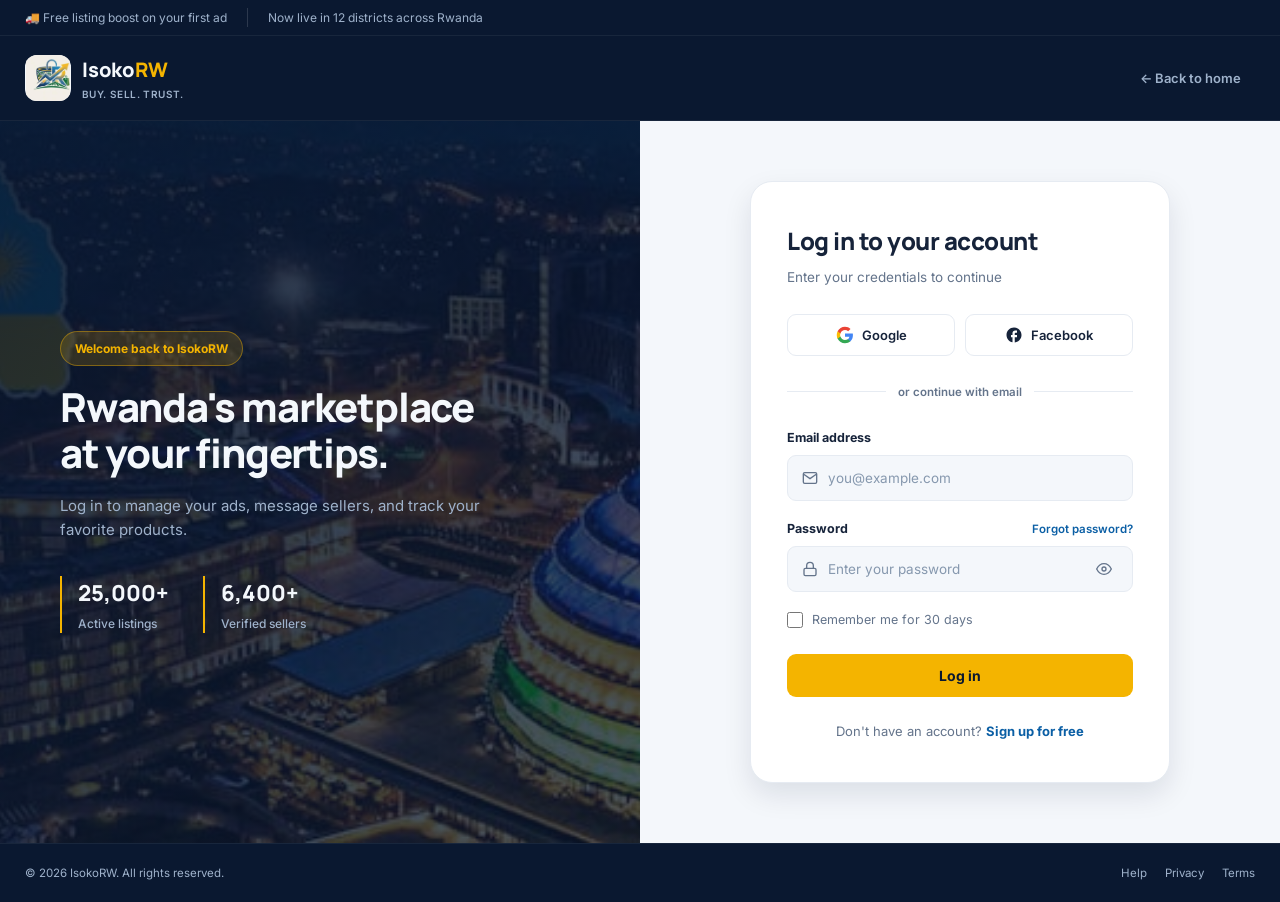
<file: pages/login.html>
<!DOCTYPE html>
<html lang="en">

<head>
    <meta charset="UTF-8">
    <meta name="viewport" content="width=device-width, initial-scale=1.0">

    <!-- Anti-cache -->
    <meta http-equiv="Cache-Control" content="no-cache, no-store, must-revalidate">
    <meta http-equiv="Pragma" content="no-cache">
    <meta http-equiv="Expires" content="0">

    <title>Log In - IsokoRW</title>

    <!-- FONTS -->
    <link rel="preconnect" href="https://fonts.googleapis.com">
    <link rel="preconnect" href="https://fonts.gstatic.com" crossorigin>
    <link href="https://fonts.googleapis.com/css2?family=Manrope:wght@500;700;800&family=Inter:wght@400;500;600;700&display=swap" rel="stylesheet">

    <!-- CSS -->
    <link rel="stylesheet" href="../style.css">
</head>

<body class="auth-body">

    <!-- =====================================================
         TOP BAR
    ====================================================== -->

    <div class="top-bar">
        <div class="top-bar-inner">
            <span data-i18n="top_bar_promo">🚚 Free listing boost on your first ad</span>
            <span class="top-bar-sep" data-i18n="top_bar_districts">Now live in 12 districts across Rwanda</span>
        </div>
    </div>


    <!-- =====================================================
         SIMPLE HEADER (logo seul)
    ====================================================== -->

    <header class="auth-header">
        <a href="../index.html" class="logo">
            <div class="logo-icon">
                <img src="../logo.jpeg" alt="IsokoRW Logo">
            </div>

            <div class="logo-text">
                <h2>Isoko<span>RW</span></h2>
                <span class="logo-tagline">Buy. Sell. Trust.</span>
            </div>
        </a>

        <a href="../index.html" class="auth-back-link" data-i18n="auth_back_home">
            ← Back to home
        </a>
    </header>


    <!-- =====================================================
         LOGIN SECTION
    ====================================================== -->

    <main class="auth-main">

        <!-- LEFT : IMAGE / ILLUSTRATION -->

        <div class="auth-visual">

            <div class="auth-visual-overlay"></div>

            <div class="auth-visual-content">
                <span class="auth-visual-eyebrow" data-i18n="login_visual_eyebrow">Welcome back to IsokoRW</span>

                <h2 data-i18n="login_visual_title">Rwanda's marketplace<br>at your fingertips.</h2>

                <p data-i18n="login_visual_sub">
                    Log in to manage your ads, message sellers,
                    and track your favorite products.
                </p>

                <div class="auth-visual-stats">
                    <div class="auth-visual-stat">
                        <strong>25,000+</strong>
                        <span data-i18n="active_listings">Active listings</span>
                    </div>
                    <div class="auth-visual-stat">
                        <strong>6,400+</strong>
                        <span data-i18n="verified_sellers_count">Verified sellers</span>
                    </div>
                </div>
            </div>

        </div>


        <!-- RIGHT : LOGIN FORM -->

        <div class="auth-form-wrapper">

            <div class="auth-form-card">

                <div class="auth-form-header">
                    <h1 data-i18n="login_title">Log in to your account</h1>
                    <p data-i18n="login_sub">Enter your credentials to continue</p>
                </div>


                <!-- SOCIAL LOGIN -->

                <div class="auth-social">

                    <button type="button" class="auth-social-btn">
                        <svg width="18" height="18" viewBox="0 0 24 24" fill="currentColor"><path d="M22.56 12.25c0-.78-.07-1.53-.2-2.25H12v4.26h5.92c-.26 1.37-1.04 2.53-2.21 3.31v2.77h3.57c2.08-1.92 3.28-4.74 3.28-8.09Z" fill="#4285F4"/><path d="M12 23c2.97 0 5.46-.98 7.28-2.66l-3.57-2.77c-.98.66-2.23 1.06-3.71 1.06-2.86 0-5.29-1.93-6.16-4.53H2.18v2.84C3.99 20.53 7.7 23 12 23Z" fill="#34A853"/><path d="M5.84 14.09c-.22-.66-.35-1.36-.35-2.09s.13-1.43.35-2.09V7.07H2.18C1.43 8.55 1 10.22 1 12s.43 3.45 1.18 4.93l2.85-2.22.81-.62Z" fill="#FBBC05"/><path d="M12 5.38c1.62 0 3.06.56 4.21 1.64l3.15-3.15C17.45 2.09 14.97 1 12 1 7.7 1 3.99 3.47 2.18 7.07l3.66 2.84c.87-2.6 3.3-4.53 6.16-4.53Z" fill="#EA4335"/></svg>
                        Google
                    </button>

                    <button type="button" class="auth-social-btn">
                        <svg width="18" height="18" viewBox="0 0 24 24" fill="currentColor"><path d="M22 12c0-5.52-4.48-10-10-10S2 6.48 2 12c0 4.84 3.44 8.87 8 9.8V15H8v-3h2V9.5C10 7.57 11.57 6 13.5 6H16v3h-2c-.55 0-1 .45-1 1v2h3v3h-3v6.95c5.05-.5 9-4.76 9-9.95Z"/></svg>
                        Facebook
                    </button>

                </div>


                <!-- DIVIDER -->

                <div class="auth-divider">
                    <span data-i18n="login_divider">or continue with email</span>
                </div>


                <!-- FORM -->

                <form class="auth-form" id="loginForm">

                    <div class="auth-field">
                        <label for="loginEmail" data-i18n="login_email_label">Email address</label>
                        <div class="auth-input">
                            <svg width="16" height="16" viewBox="0 0 24 24" fill="none" stroke="currentColor" stroke-width="2"><path d="M4 4h16c1.1 0 2 .9 2 2v12c0 1.1-.9 2-2 2H4c-1.1 0-2-.9-2-2V6c0-1.1.9-2 2-2Z"/><polyline points="22,6 12,13 2,6"/></svg>
                            <input
                                type="email"
                                id="loginEmail"
                                placeholder="you@example.com"
                                data-i18n-placeholder="login_email_placeholder"
                                required
                            >
                        </div>
                    </div>


                    <div class="auth-field">
                        <div class="auth-label-row">
                            <label for="loginPassword" data-i18n="login_password_label">Password</label>
                            <a href="#" class="auth-forgot" data-i18n="login_forgot">Forgot password?</a>
                        </div>

                        <div class="auth-input">
                            <svg width="16" height="16" viewBox="0 0 24 24" fill="none" stroke="currentColor" stroke-width="2"><rect x="3" y="11" width="18" height="11" rx="2"/><path d="M7 11V7a5 5 0 0 1 10 0v4"/></svg>
                            <input
                                type="password"
                                id="loginPassword"
                                placeholder="Enter your password"
                                data-i18n-placeholder="login_password_placeholder"
                                required
                            >
                            <button type="button" class="auth-toggle-password" aria-label="Show password">
                                <svg width="16" height="16" viewBox="0 0 24 24" fill="none" stroke="currentColor" stroke-width="2"><path d="M1 12s4-8 11-8 11 8 11 8-4 8-11 8-11-8-11-8Z"/><circle cx="12" cy="12" r="3"/></svg>
                            </button>
                        </div>
                    </div>


                    <label class="auth-checkbox">
                        <input type="checkbox" id="rememberMe">
                        <span data-i18n="login_remember">Remember me for 30 days</span>
                    </label>


                    <button type="submit" class="auth-submit" data-i18n="login">
                        Log in
                    </button>

                </form>


                <!-- SIGNUP LINK -->

                <p class="auth-switch">
                    <span data-i18n="login_no_account">Don't have an account?</span>
                    <a href="register.html" data-i18n="login_signup_link">Sign up for free</a>
                </p>

            </div>

        </div>

    </main>


    <!-- =====================================================
         SIMPLE FOOTER
    ====================================================== -->

    <footer class="auth-footer">
        <p data-i18n="copyright">© 2026 IsokoRW. All rights reserved.</p>

        <div class="auth-footer-links">
            <a href="help.html" data-i18n="auth_footer_help">Help</a>
            <a href="#" data-i18n="auth_footer_privacy">Privacy</a>
            <a href="#" data-i18n="auth_footer_terms">Terms</a>
        </div>
    </footer>


    <!-- =====================================================
         JAVASCRIPT
    ====================================================== -->

    <script src="../translations.js"></script>
    <script src="../script.js"></script>

    <script>
        /* Toggle password visibility */
        const toggleBtn = document.querySelector(".auth-toggle-password");
        const passwordInput = document.getElementById("loginPassword");

        if (toggleBtn && passwordInput) {
            toggleBtn.addEventListener("click", () => {
                const isPassword = passwordInput.type === "password";
                passwordInput.type = isPassword ? "text" : "password";
                toggleBtn.classList.toggle("active", isPassword);
            });
        }

        /* Login form submit */
        const loginForm = document.getElementById("loginForm");

        if (loginForm) {
            loginForm.addEventListener("submit", (e) => {
                e.preventDefault();

                const email = document.getElementById("loginEmail").value.trim();
                const password = document.getElementById("loginPassword").value.trim();

                if (!email || !password) {
                    alert("Please fill in all fields.");
                    return;
                }

                alert(`Welcome back, ${email}! 🎉`);
            });
        }
    </script>

</body>

</html>
</file>
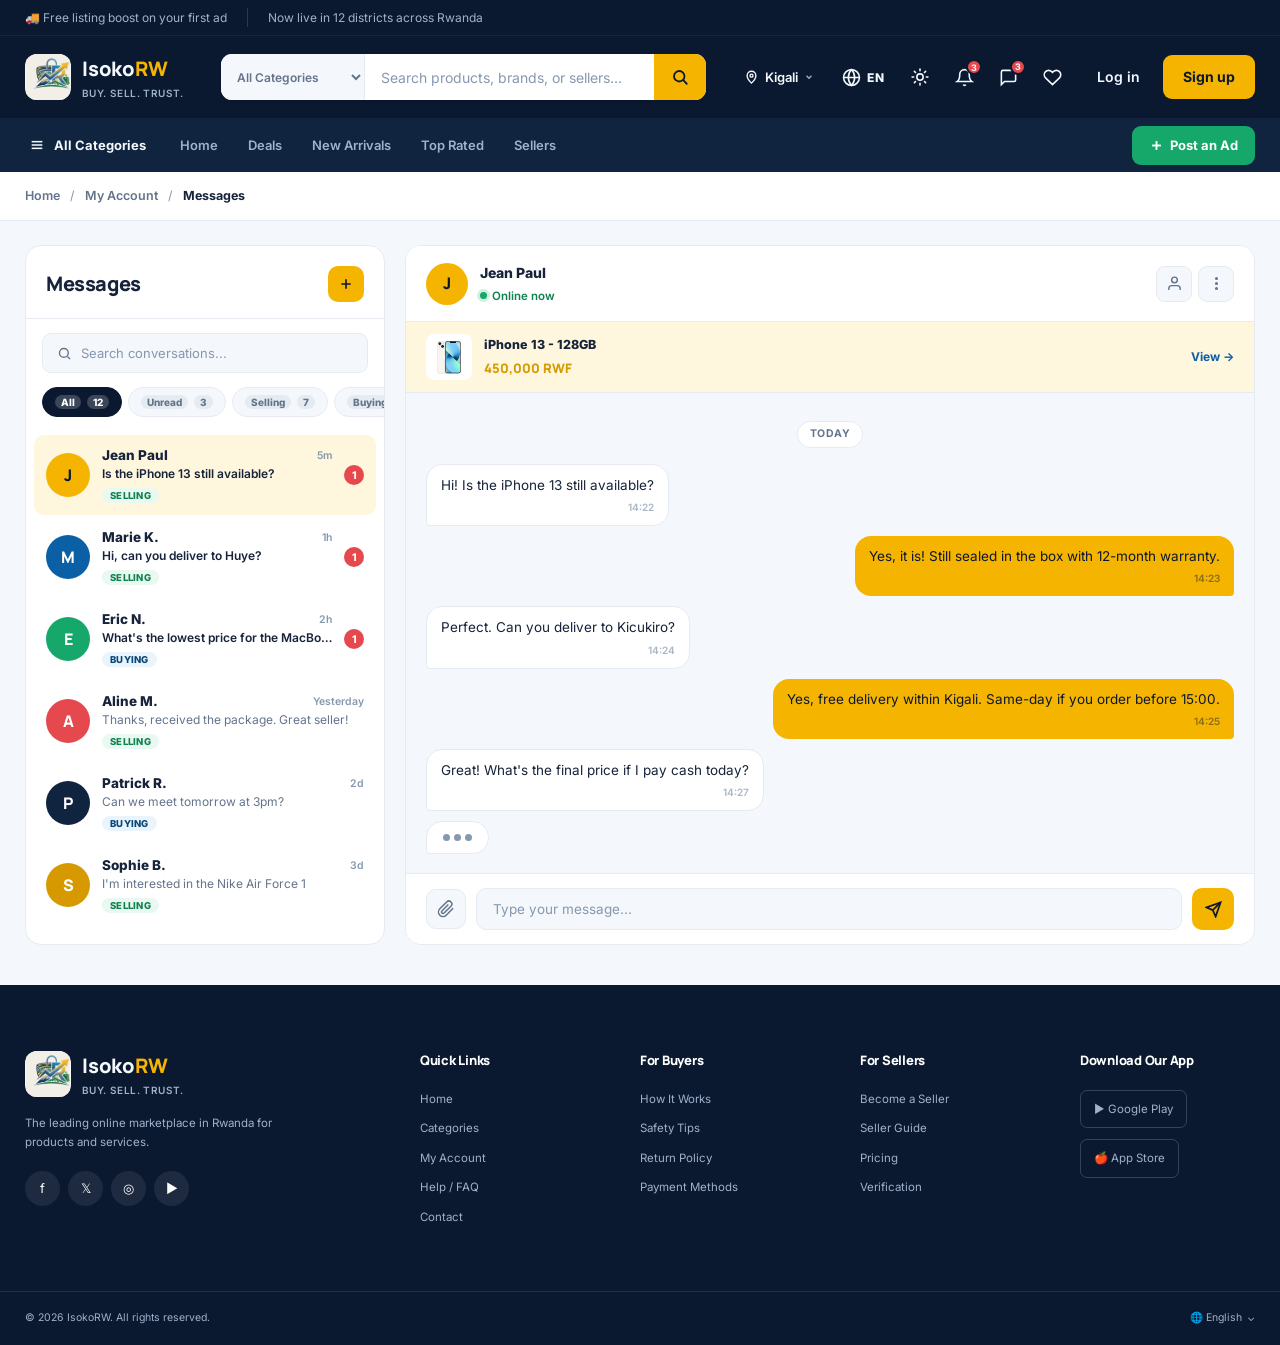
<file: pages/messages.html>
<!DOCTYPE html>
<html lang="en">

<head>
    <meta charset="UTF-8">
    <meta name="viewport" content="width=device-width, initial-scale=1.0">

    <!-- Anti-cache -->
    <meta http-equiv="Cache-Control" content="no-cache, no-store, must-revalidate">
    <meta http-equiv="Pragma" content="no-cache">
    <meta http-equiv="Expires" content="0">

    <title>Messages - IsokoRW</title>

    <link rel="preconnect" href="https://fonts.googleapis.com">
    <link rel="preconnect" href="https://fonts.gstatic.com" crossorigin>
    <link href="https://fonts.googleapis.com/css2?family=Manrope:wght@500;700;800&family=Inter:wght@400;500;600;700&display=swap" rel="stylesheet">

    <link rel="stylesheet" href="../style.css">
</head>

<body>

    <!-- TOP BAR -->
    <div class="top-bar">
        <div class="top-bar-inner">
            <span data-i18n="top_bar_promo">🚚 Free listing boost on your first ad</span>
            <span class="top-bar-sep" data-i18n="top_bar_districts">Now live in 12 districts across Rwanda</span>
        </div>
    </div>


    <!-- HEADER -->
    <header class="header">

        <a href="../index.html" class="logo">
            <div class="logo-icon">
                <img src="../logo.jpeg" alt="IsokoRW Logo">
            </div>
            <div class="logo-text">
                <h2>Isoko<span>RW</span></h2>
                <span class="logo-tagline">Buy. Sell. Trust.</span>
            </div>
        </a>

        <div class="header-search">
            <select id="headerCategory" class="header-search-select">
                <option value="" data-i18n="all_categories">All categories</option>
                <option value="phones" data-i18n="cat_phones">Phones & Tablets</option>
                <option value="electronics" data-i18n="cat_electronics">Electronics</option>
                <option value="fashion" data-i18n="cat_fashion">Fashion</option>
                <option value="vehicles" data-i18n="cat_vehicles">Vehicles</option>
                <option value="real-estate" data-i18n="cat_real_estate">Real Estate</option>
                <option value="home" data-i18n="cat_home">Home & Living</option>
                <option value="gaming" data-i18n="cat_gaming">Gaming</option>
                <option value="books" data-i18n="cat_books">Books</option>
                <option value="beauty" data-i18n="cat_beauty">Beauty</option>
                <option value="services" data-i18n="cat_services">Services</option>
            </select>

            <input type="text" placeholder="Search products, brands, or sellers..." id="headerSearch" data-i18n-placeholder="search_placeholder">

            <button type="button" id="headerSearchButton" aria-label="Search">
                <svg width="18" height="18" viewBox="0 0 24 24" fill="none" stroke="currentColor" stroke-width="2.4" stroke-linecap="round"><circle cx="11" cy="11" r="7"/><line x1="21" y1="21" x2="16.65" y2="16.65"/></svg>
            </button>
        </div>

        <div class="header-actions">
            <div class="location" title="Delivery location">
                <svg width="15" height="15" viewBox="0 0 24 24" fill="none" stroke="currentColor" stroke-width="2.2"><path d="M12 21s7-7.1 7-12a7 7 0 1 0-14 0c0 4.9 7 12 7 12Z"/><circle cx="12" cy="9" r="2.4"/></svg>
                <span data-i18n="location">Kigali</span>
                <svg class="chev" width="10" height="10" viewBox="0 0 24 24" fill="none" stroke="currentColor" stroke-width="3"><path d="m6 9 6 6 6-6"/></svg>
            </div>

            <!-- Sélecteur de langue -->
            <div class="lang-switcher" id="langSwitcher">
                <button class="icon-button lang-btn" id="langBtn" title="Change language" aria-label="Change language">
                    <svg width="19" height="19" viewBox="0 0 24 24" fill="none" stroke="currentColor" stroke-width="2" stroke-linecap="round" stroke-linejoin="round">
                        <circle cx="12" cy="12" r="10"/>
                        <line x1="2" y1="12" x2="22" y2="12"/>
                        <path d="M12 2a15.3 15.3 0 0 1 4 10 15.3 15.3 0 0 1-4 10 15.3 15.3 0 0 1-4-10 15.3 15.3 0 0 1 4-10z"/>
                    </svg>
                    <span class="lang-current" id="langCurrent">EN</span>
                </button>

                <div class="lang-dropdown" id="langDropdown">
                    <button class="lang-option active" data-lang="en">
                        <span class="lang-flag">🇬🇧</span>
                        <div>
                            <strong>English</strong>
                            <small>English</small>
                        </div>
                        <span class="lang-check">✓</span>
                    </button>

                    <button class="lang-option" data-lang="rw">
                        <span class="lang-flag">🇷🇼</span>
                        <div>
                            <strong>Kinyarwanda</strong>
                            <small>Ikinyarwanda</small>
                        </div>
                        <span class="lang-check">✓</span>
                    </button>

                    <button class="lang-option" data-lang="fr">
                        <span class="lang-flag">🇫🇷</span>
                        <div>
                            <strong>Français</strong>
                            <small>French</small>
                        </div>
                        <span class="lang-check">✓</span>
                    </button>
                </div>
            </div>

            <!-- Bouton Dark Mode -->
            <button class="icon-button theme-toggle" id="themeToggle" title="Toggle theme" aria-label="Toggle dark mode">
                <svg class="icon-sun" width="19" height="19" viewBox="0 0 24 24" fill="none" stroke="currentColor" stroke-width="2" stroke-linecap="round" stroke-linejoin="round">
                    <circle cx="12" cy="12" r="4"/>
                    <path d="M12 2v2M12 20v2M4.93 4.93l1.41 1.41M17.66 17.66l1.41 1.41M2 12h2M20 12h2M6.34 17.66l-1.41 1.41M19.07 4.93l-1.41 1.41"/>
                </svg>
                <svg class="icon-moon" width="19" height="19" viewBox="0 0 24 24" fill="none" stroke="currentColor" stroke-width="2" stroke-linecap="round" stroke-linejoin="round">
                    <path d="M21 12.79A9 9 0 1 1 11.21 3 7 7 0 0 0 21 12.79z"/>
                </svg>
            </button>

            <button class="icon-button" title="Notifications">
                <svg width="19" height="19" viewBox="0 0 24 24" fill="none" stroke="currentColor" stroke-width="2"><path d="M18 8a6 6 0 0 0-12 0c0 7-3 9-3 9h18s-3-2-3-9"/><path d="M13.7 21a2 2 0 0 1-3.4 0"/></svg>
                <span class="notification-badge">3</span>
            </button>

            <a href="messages.html" class="icon-button" title="Messages">
                <svg width="19" height="19" viewBox="0 0 24 24" fill="none" stroke="currentColor" stroke-width="2"><path d="M21 15a2 2 0 0 1-2 2H7l-4 4V5a2 2 0 0 1 2-2h14a2 2 0 0 1 2 2Z"/></svg>
                <span class="notification-badge">3</span>
            </a>

            <button class="icon-button" title="Favorites">
                <svg width="19" height="19" viewBox="0 0 24 24" fill="none" stroke="currentColor" stroke-width="2"><path d="M20.8 4.6a5.5 5.5 0 0 0-7.8 0L12 5.6l-1-1a5.5 5.5 0 0 0-7.8 7.8l1 1L12 21l7.8-7.6 1-1a5.5 5.5 0 0 0 0-7.8Z"/></svg>
            </button>

            <a href="login.html" class="login-button" data-i18n="login">Log in</a>
            <a href="register.html" class="signup-button" data-i18n="signup">Sign up</a>
        </div>

    </header>


    <!-- NAVIGATION -->
    <nav class="navigation">

        <button class="all-categories" id="allCategoriesToggle">
            <svg width="16" height="16" viewBox="0 0 24 24" fill="none" stroke="currentColor" stroke-width="2.3"><line x1="4" y1="7" x2="20" y2="7"/><line x1="4" y1="12" x2="20" y2="12"/><line x1="4" y1="17" x2="20" y2="17"/></svg>
            <span data-i18n="all_categories">All Categories</span>
        </button>

        <div class="nav-links">
            <a href="../index.html" data-i18n="home">Home</a>
            <a href="products.html" data-i18n="deals">Deals</a>
            <a href="new-arrivals.html" data-i18n="new_arrivals">New Arrivals</a>
            <a href="top-rated.html" data-i18n="top_rated">Top Rated</a>
            <a href="seller.html" data-i18n="sellers">Sellers</a>
        </div>

        <a href="post-ad.html" class="post-ad-button">
            <svg width="15" height="15" viewBox="0 0 24 24" fill="none" stroke="currentColor" stroke-width="3"><line x1="12" y1="5" x2="12" y2="19"/><line x1="5" y1="12" x2="19" y2="12"/></svg>
            <span data-i18n="post_ad">Post an Ad</span>
        </a>

    </nav>


    <!-- MEGA MENU -->
    <div class="mega-menu" id="megaMenu">
        <div class="mega-menu-inner">
            <div class="mega-menu-header">
                <h3 data-i18n="browse_categories">Browse all categories</h3>
                <button class="mega-menu-close" id="megaMenuClose" aria-label="Close">
                    <svg width="16" height="16" viewBox="0 0 24 24" fill="none" stroke="currentColor" stroke-width="2.4"><line x1="18" y1="6" x2="6" y2="18"/><line x1="6" y1="6" x2="18" y2="18"/></svg>
                </button>
            </div>

            <div class="mega-menu-grid">
                <a href="products.html" class="mega-cat"><div class="mega-cat-icon">📱</div><div class="mega-cat-info"><strong data-i18n="cat_phones">Phones & Tablets</strong><span data-i18n="ads_3200">3,200 ads</span></div></a>
                <a href="products.html" class="mega-cat"><div class="mega-cat-icon">💻</div><div class="mega-cat-info"><strong data-i18n="cat_electronics">Electronics</strong><span data-i18n="ads_2750">2,750 ads</span></div></a>
                <a href="products.html" class="mega-cat"><div class="mega-cat-icon">👕</div><div class="mega-cat-info"><strong data-i18n="cat_fashion">Fashion</strong><span data-i18n="ads_4100">4,100 ads</span></div></a>
                <a href="products.html" class="mega-cat"><div class="mega-cat-icon">🚗</div><div class="mega-cat-info"><strong data-i18n="cat_vehicles">Vehicles</strong><span data-i18n="ads_1380">1,380 ads</span></div></a>
                <a href="products.html" class="mega-cat"><div class="mega-cat-icon">🏠</div><div class="mega-cat-info"><strong data-i18n="cat_real_estate">Real Estate</strong><span data-i18n="ads_960">960 ads</span></div></a>
                <a href="products.html" class="mega-cat"><div class="mega-cat-icon">🛋️</div><div class="mega-cat-info"><strong data-i18n="cat_home">Home & Living</strong><span data-i18n="ads_1540">1,540 ads</span></div></a>
                <a href="products.html" class="mega-cat"><div class="mega-cat-icon">🎮</div><div class="mega-cat-info"><strong data-i18n="cat_gaming">Gaming</strong><span data-i18n="ads_880">880 ads</span></div></a>
                <a href="products.html" class="mega-cat"><div class="mega-cat-icon">📚</div><div class="mega-cat-info"><strong data-i18n="cat_books">Books</strong><span data-i18n="ads_410">410 ads</span></div></a>
                <a href="products.html" class="mega-cat"><div class="mega-cat-icon">💄</div><div class="mega-cat-info"><strong data-i18n="cat_beauty">Beauty</strong><span data-i18n="ads_720">720 ads</span></div></a>
                <a href="products.html" class="mega-cat"><div class="mega-cat-icon">🔧</div><div class="mega-cat-info"><strong data-i18n="cat_services">Services</strong><span data-i18n="ads_1050">1,050 ads</span></div></a>
            </div>

            <div class="mega-menu-footer">
                <a href="categories.html" class="mega-menu-all" data-i18n="view_all_categories">View all categories →</a>
            </div>
        </div>
    </div>

    <div class="mega-menu-overlay" id="megaMenuOverlay"></div>


    <!-- BREADCRUMB -->
    <div class="breadcrumb-bar">
        <div class="breadcrumb-inner">
            <a href="../index.html" data-i18n="home">Home</a>
            <span class="breadcrumb-sep">/</span>
            <a href="account.html" data-i18n="my_account">My Account</a>
            <span class="breadcrumb-sep">/</span>
            <span class="breadcrumb-current" data-i18n="messages_breadcrumb">Messages</span>
        </div>
    </div>


    <!-- =====================================================
         MESSAGES PAGE
    ====================================================== -->

    <main class="messages-page">

        <div class="messages-container">

            <!-- ============ SIDEBAR : LISTE CONVERSATIONS ============ -->

            <aside class="messages-sidebar" id="messagesSidebar">

                <div class="messages-sidebar-header">
                    <h1 data-i18n="messages_title">Messages</h1>

                    <button class="messages-new-btn" id="newMessageBtn" aria-label="New message" title="New message">
                        <svg width="16" height="16" viewBox="0 0 24 24" fill="none" stroke="currentColor" stroke-width="2.4"><line x1="12" y1="5" x2="12" y2="19"/><line x1="5" y1="12" x2="19" y2="12"/></svg>
                    </button>
                </div>


                <div class="messages-search">
                    <svg width="15" height="15" viewBox="0 0 24 24" fill="none" stroke="currentColor" stroke-width="2.2"><circle cx="11" cy="11" r="7"/><line x1="21" y1="21" x2="16.65" y2="16.65"/></svg>
                    <input type="text" placeholder="Search conversations..." id="searchMessages" data-i18n-placeholder="messages_search_placeholder">
                </div>


                <div class="messages-filters">
                    <button class="messages-filter active" data-filter="all">
                        <span data-i18n="messages_filter_all">All</span> <span>12</span>
                    </button>
                    <button class="messages-filter" data-filter="unread">
                        <span data-i18n="messages_filter_unread">Unread</span> <span>3</span>
                    </button>
                    <button class="messages-filter" data-filter="selling">
                        <span data-i18n="messages_filter_selling">Selling</span> <span>7</span>
                    </button>
                    <button class="messages-filter" data-filter="buying">
                        <span data-i18n="messages_filter_buying">Buying</span> <span>5</span>
                    </button>
                </div>


                <div class="messages-list" id="messagesList">

                    <button class="message-item active unread" data-conv="1">
                        <div class="message-item-avatar" style="background: #F4B400; color: #0A1830;">J</div>
                        <div class="message-item-body">
                            <div class="message-item-top">
                                <strong>Jean Paul</strong>
                                <span class="message-item-time" data-i18n="time_5min_short">5m</span>
                            </div>
                            <p class="message-item-preview" data-i18n="messages_conv1_preview">Is the iPhone 13 still available?</p>
                            <span class="message-item-tag message-item-tag-selling" data-i18n="messages_filter_selling">Selling</span>
                        </div>
                        <span class="message-item-badge">1</span>
                    </button>


                    <button class="message-item unread" data-conv="2">
                        <div class="message-item-avatar" style="background: #0B5FA5; color: white;">M</div>
                        <div class="message-item-body">
                            <div class="message-item-top">
                                <strong>Marie K.</strong>
                                <span class="message-item-time" data-i18n="time_1hour_short">1h</span>
                            </div>
                            <p class="message-item-preview" data-i18n="messages_conv2_preview">Hi, can you deliver to Huye?</p>
                            <span class="message-item-tag message-item-tag-selling" data-i18n="messages_filter_selling">Selling</span>
                        </div>
                        <span class="message-item-badge">1</span>
                    </button>


                    <button class="message-item unread" data-conv="3">
                        <div class="message-item-avatar" style="background: #16A86B; color: white;">E</div>
                        <div class="message-item-body">
                            <div class="message-item-top">
                                <strong>Eric N.</strong>
                                <span class="message-item-time" data-i18n="time_2hours_short">2h</span>
                            </div>
                            <p class="message-item-preview" data-i18n="messages_conv3_preview">What's the lowest price for the MacBook?</p>
                            <span class="message-item-tag message-item-tag-buying" data-i18n="messages_filter_buying">Buying</span>
                        </div>
                        <span class="message-item-badge">1</span>
                    </button>


                    <button class="message-item" data-conv="4">
                        <div class="message-item-avatar" style="background: #E5484D; color: white;">A</div>
                        <div class="message-item-body">
                            <div class="message-item-top">
                                <strong>Aline M.</strong>
                                <span class="message-item-time" data-i18n="time_yesterday">Yesterday</span>
                            </div>
                            <p class="message-item-preview" data-i18n="messages_conv4_preview">Thanks, received the package. Great seller!</p>
                            <span class="message-item-tag message-item-tag-selling" data-i18n="messages_filter_selling">Selling</span>
                        </div>
                    </button>


                    <button class="message-item" data-conv="5">
                        <div class="message-item-avatar" style="background: #10233F; color: white;">P</div>
                        <div class="message-item-body">
                            <div class="message-item-top">
                                <strong>Patrick R.</strong>
                                <span class="message-item-time" data-i18n="time_2days_short">2d</span>
                            </div>
                            <p class="message-item-preview" data-i18n="messages_conv5_preview">Can we meet tomorrow at 3pm?</p>
                            <span class="message-item-tag message-item-tag-buying" data-i18n="messages_filter_buying">Buying</span>
                        </div>
                    </button>


                    <button class="message-item" data-conv="6">
                        <div class="message-item-avatar" style="background: #D69A00; color: white;">S</div>
                        <div class="message-item-body">
                            <div class="message-item-top">
                                <strong>Sophie B.</strong>
                                <span class="message-item-time" data-i18n="time_3days_short">3d</span>
                            </div>
                            <p class="message-item-preview" data-i18n="messages_conv6_preview">I'm interested in the Nike Air Force 1</p>
                            <span class="message-item-tag message-item-tag-selling" data-i18n="messages_filter_selling">Selling</span>
                        </div>
                    </button>

                </div>

            </aside>


            <!-- ============ ZONE DE CHAT ============ -->

            <section class="messages-chat" id="messagesChat">

                <div class="chat-header">

                    <button class="chat-back-btn" id="chatBackBtn" aria-label="Back">
                        <svg width="18" height="18" viewBox="0 0 24 24" fill="none" stroke="currentColor" stroke-width="2.4"><polyline points="15 18 9 12 15 6"/></svg>
                    </button>

                    <div class="chat-header-user">

                        <div class="chat-avatar" style="background: #F4B400; color: #0A1830;">J</div>

                        <div class="chat-user-info">
                            <strong>Jean Paul</strong>
                            <span class="chat-user-status">
                                <span class="chat-status-dot"></span>
                                <span data-i18n="messages_online">Online now</span>
                            </span>
                        </div>

                    </div>

                    <div class="chat-header-actions">

                        <button class="chat-header-btn" title="View profile">
                            <svg width="17" height="17" viewBox="0 0 24 24" fill="none" stroke="currentColor" stroke-width="2"><path d="M20 21v-2a4 4 0 0 0-4-4H8a4 4 0 0 0-4 4v2"/><circle cx="12" cy="7" r="4"/></svg>
                        </button>

                        <button class="chat-header-btn" title="More options">
                            <svg width="17" height="17" viewBox="0 0 24 24" fill="none" stroke="currentColor" stroke-width="2.4"><circle cx="12" cy="5" r="1"/><circle cx="12" cy="12" r="1"/><circle cx="12" cy="19" r="1"/></svg>
                        </button>

                    </div>

                </div>


                <div class="chat-product">

                    <img src="../iphone.jpg" alt="iPhone 13">

                    <div class="chat-product-info">
                        <strong>iPhone 13 - 128GB</strong>
                        <span class="chat-product-price">450,000 RWF</span>
                    </div>

                    <a href="product.html" class="chat-product-link">
                        <span data-i18n="chat_view">View →</span>
                    </a>

                </div>


                <div class="chat-body" id="chatBody">

                    <div class="chat-date-sep">
                        <span data-i18n="chat_today">Today</span>
                    </div>


                    <div class="chat-msg chat-msg-received">
                        <div class="chat-msg-bubble">
                            <p data-i18n="chat_msg_1">Hi! Is the iPhone 13 still available?</p>
                            <span class="chat-msg-time">14:22</span>
                        </div>
                    </div>


                    <div class="chat-msg chat-msg-sent">
                        <div class="chat-msg-bubble">
                            <p data-i18n="chat_msg_2">Yes, it is! Still sealed in the box with 12-month warranty.</p>
                            <span class="chat-msg-time">14:23</span>
                        </div>
                    </div>


                    <div class="chat-msg chat-msg-received">
                        <div class="chat-msg-bubble">
                            <p data-i18n="chat_msg_3">Perfect. Can you deliver to Kicukiro?</p>
                            <span class="chat-msg-time">14:24</span>
                        </div>
                    </div>


                    <div class="chat-msg chat-msg-sent">
                        <div class="chat-msg-bubble">
                            <p data-i18n="chat_msg_4">Yes, free delivery within Kigali. Same-day if you order before 15:00.</p>
                            <span class="chat-msg-time">14:25</span>
                        </div>
                    </div>


                    <div class="chat-msg chat-msg-received">
                        <div class="chat-msg-bubble">
                            <p data-i18n="chat_msg_5">Great! What's the final price if I pay cash today?</p>
                            <span class="chat-msg-time">14:27</span>
                        </div>
                    </div>


                    <div class="chat-typing" id="typingIndicator">
                        <span></span>
                        <span></span>
                        <span></span>
                    </div>

                </div>


                <div class="chat-input-zone">

                    <button class="chat-attach-btn" title="Attach file">
                        <svg width="18" height="18" viewBox="0 0 24 24" fill="none" stroke="currentColor" stroke-width="2"><path d="m21.44 11.05-9.19 9.19a6 6 0 0 1-8.49-8.49l9.19-9.19a4 4 0 0 1 5.66 5.66l-9.2 9.19a2 2 0 0 1-2.83-2.83l8.49-8.48"/></svg>
                    </button>

                    <input
                        type="text"
                        class="chat-input"
                        id="chatInput"
                        placeholder="Type your message..."
                        data-i18n-placeholder="chat_input_placeholder"
                    >

                    <button class="chat-send-btn" id="chatSendBtn" aria-label="Send">
                        <svg width="17" height="17" viewBox="0 0 24 24" fill="none" stroke="currentColor" stroke-width="2.4"><line x1="22" y1="2" x2="11" y2="13"/><polygon points="22 2 15 22 11 13 2 9 22 2"/></svg>
                    </button>

                </div>

            </section>

        </div>

    </main>


    <!-- FOOTER -->
    <footer class="footer">

        <div class="footer-container">

            <div class="footer-brand">
                <a href="../index.html" class="footer-logo">
                    <div class="footer-logo-icon">
                        <img src="../logo.jpeg" alt="IsokoRW Logo">
                    </div>
                    <div class="footer-logo-text">
                        <h2>Isoko<span>RW</span></h2>
                        <span class="footer-logo-tagline">Buy. Sell. Trust.</span>
                    </div>
                </a>
                <p data-i18n="footer_description">The leading online marketplace in Rwanda for products and services.</p>
                <div class="social-links">
                    <a href="#" aria-label="Facebook">f</a>
                    <a href="#" aria-label="X">𝕏</a>
                    <a href="#" aria-label="Instagram">◎</a>
                    <a href="#" aria-label="YouTube">▶</a>
                </div>
            </div>

            <div class="footer-column">
                <h3 data-i18n="quick_links">Quick Links</h3>
                <a href="../index.html" data-i18n="home">Home</a>
                <a href="categories.html" data-i18n="categories">Categories</a>
                <a href="account.html" data-i18n="my_account">My Account</a>
                <a href="help.html" data-i18n="help_faq">Help / FAQ</a>
                <a href="help.html" data-i18n="contact">Contact</a>
            </div>

            <div class="footer-column">
                <h3 data-i18n="for_buyers">For Buyers</h3>
                <a href="help.html" data-i18n="how_it_works">How It Works</a>
                <a href="help.html" data-i18n="safety_tips">Safety Tips</a>
                <a href="help.html" data-i18n="return_policy">Return Policy</a>
                <a href="help.html" data-i18n="payment_methods">Payment Methods</a>
            </div>

            <div class="footer-column">
                <h3 data-i18n="for_sellers">For Sellers</h3>
                <a href="post-ad.html" data-i18n="become_seller">Become a Seller</a>
                <a href="help.html" data-i18n="seller_guide">Seller Guide</a>
                <a href="help.html" data-i18n="pricing">Pricing</a>
                <a href="verification.html" data-i18n="verification">Verification</a>
            </div>

            <div class="footer-column">
                <h3 data-i18n="download_app">Download Our App</h3>
                <a href="#" class="app-button">▶ Google Play</a>
                <a href="#" class="app-button">🍎 App Store</a>
            </div>

        </div>

        <div class="footer-bottom">
            <p data-i18n="copyright">© 2026 IsokoRW. All rights reserved.</p>
            <div class="language">
                🌐 English
                <span>⌄</span>
            </div>
        </div>

    </footer>


    <!-- BACK TO TOP + SCROLL PROGRESS -->
    <div class="scroll-progress" id="scrollProgress"></div>

    <button class="back-to-top" id="backToTop" aria-label="Back to top" title="Back to top">
        <svg width="20" height="20" viewBox="0 0 24 24" fill="none" stroke="currentColor" stroke-width="2.6" stroke-linecap="round" stroke-linejoin="round">
            <line x1="12" y1="19" x2="12" y2="5"/>
            <polyline points="5 12 12 5 19 12"/>
        </svg>
    </button>


    <script src="../translations.js"></script>
    <script src="../script.js"></script>

    <script>
        /* ============ SELECTION CONVERSATION ============ */
        const messageItems = document.querySelectorAll(".message-item");
        const chatHeaderUser = document.querySelector(".chat-header-user");

        messageItems.forEach(item => {
            item.addEventListener("click", () => {
                messageItems.forEach(i => i.classList.remove("active"));
                item.classList.add("active");

                item.classList.remove("unread");
                const badge = item.querySelector(".message-item-badge");
                if (badge) badge.remove();

                const name = item.querySelector(".message-item-top strong").textContent;
                const avatar = item.querySelector(".message-item-avatar").textContent;
                const bgColor = item.querySelector(".message-item-avatar").style.background;

                if (chatHeaderUser) {
                    const chatAvatar = chatHeaderUser.querySelector(".chat-avatar");
                    const chatName = chatHeaderUser.querySelector(".chat-user-info strong");

                    if (chatAvatar) {
                        chatAvatar.textContent = avatar;
                        chatAvatar.style.background = bgColor;
                        chatAvatar.style.color = "white";
                    }
                    if (chatName) chatName.textContent = name;
                }

                document.querySelector(".messages-page")?.classList.add("chat-open");
            });
        });


        /* ============ RETOUR à LA LISTE (mobile) ============ */
        document.getElementById("chatBackBtn")?.addEventListener("click", () => {
            document.querySelector(".messages-page")?.classList.remove("chat-open");
        });


        /* ============ ENVOI DE MESSAGE ============ */
        const chatInput = document.getElementById("chatInput");
        const chatSendBtn = document.getElementById("chatSendBtn");
        const chatBody = document.getElementById("chatBody");

        function sendMessage() {
            const text = chatInput.value.trim();
            if (!text) return;

            const now = new Date();
            const time = now.getHours().toString().padStart(2, "0") + ":" + now.getMinutes().toString().padStart(2, "0");

            const msg = document.createElement("div");
            msg.className = "chat-msg chat-msg-sent";
            msg.innerHTML = `
                <div class="chat-msg-bubble">
                    <p>${text.replace(/</g, "&lt;")}</p>
                    <span class="chat-msg-time">${time}</span>
                </div>
            `;

            const typing = document.getElementById("typingIndicator");
            if (typing) {
                chatBody.insertBefore(msg, typing);
            } else {
                chatBody.appendChild(msg);
            }

            chatInput.value = "";
            chatBody.scrollTop = chatBody.scrollHeight;

            setTimeout(() => {
                const reply = document.createElement("div");
                reply.className = "chat-msg chat-msg-received";
                reply.innerHTML = `
                    <div class="chat-msg-bubble">
                        <p>Thanks for your message! I'll get back to you shortly.</p>
                        <span class="chat-msg-time">${time}</span>
                    </div>
                `;
                if (typing) {
                    chatBody.insertBefore(reply, typing);
                } else {
                    chatBody.appendChild(reply);
                }
                chatBody.scrollTop = chatBody.scrollHeight;
            }, 1500);
        }

        chatSendBtn?.addEventListener("click", sendMessage);

        chatInput?.addEventListener("keypress", (e) => {
            if (e.key === "Enter") {
                e.preventDefault();
                sendMessage();
            }
        });


        /* ============ FILTRES ============ */
        const filterBtns = document.querySelectorAll(".messages-filter");

        filterBtns.forEach(btn => {
            btn.addEventListener("click", () => {
                filterBtns.forEach(b => b.classList.remove("active"));
                btn.classList.add("active");
            });
        });


        /* ============ RECHERCHE ============ */
        const searchInput = document.getElementById("searchMessages");

        searchInput?.addEventListener("input", (e) => {
            const query = e.target.value.toLowerCase();
            messageItems.forEach(item => {
                const name = item.querySelector("strong").textContent.toLowerCase();
                const preview = item.querySelector(".message-item-preview").textContent.toLowerCase();
                const matches = name.includes(query) || preview.includes(query);
                item.style.display = matches ? "flex" : "none";
            });
        });


        /* ============ AUTO-SCROLL CHAT AU CHARGEMENT ============ */
        if (chatBody) {
            chatBody.scrollTop = chatBody.scrollHeight;
        }
    </script>

</body>

</html>
</file>
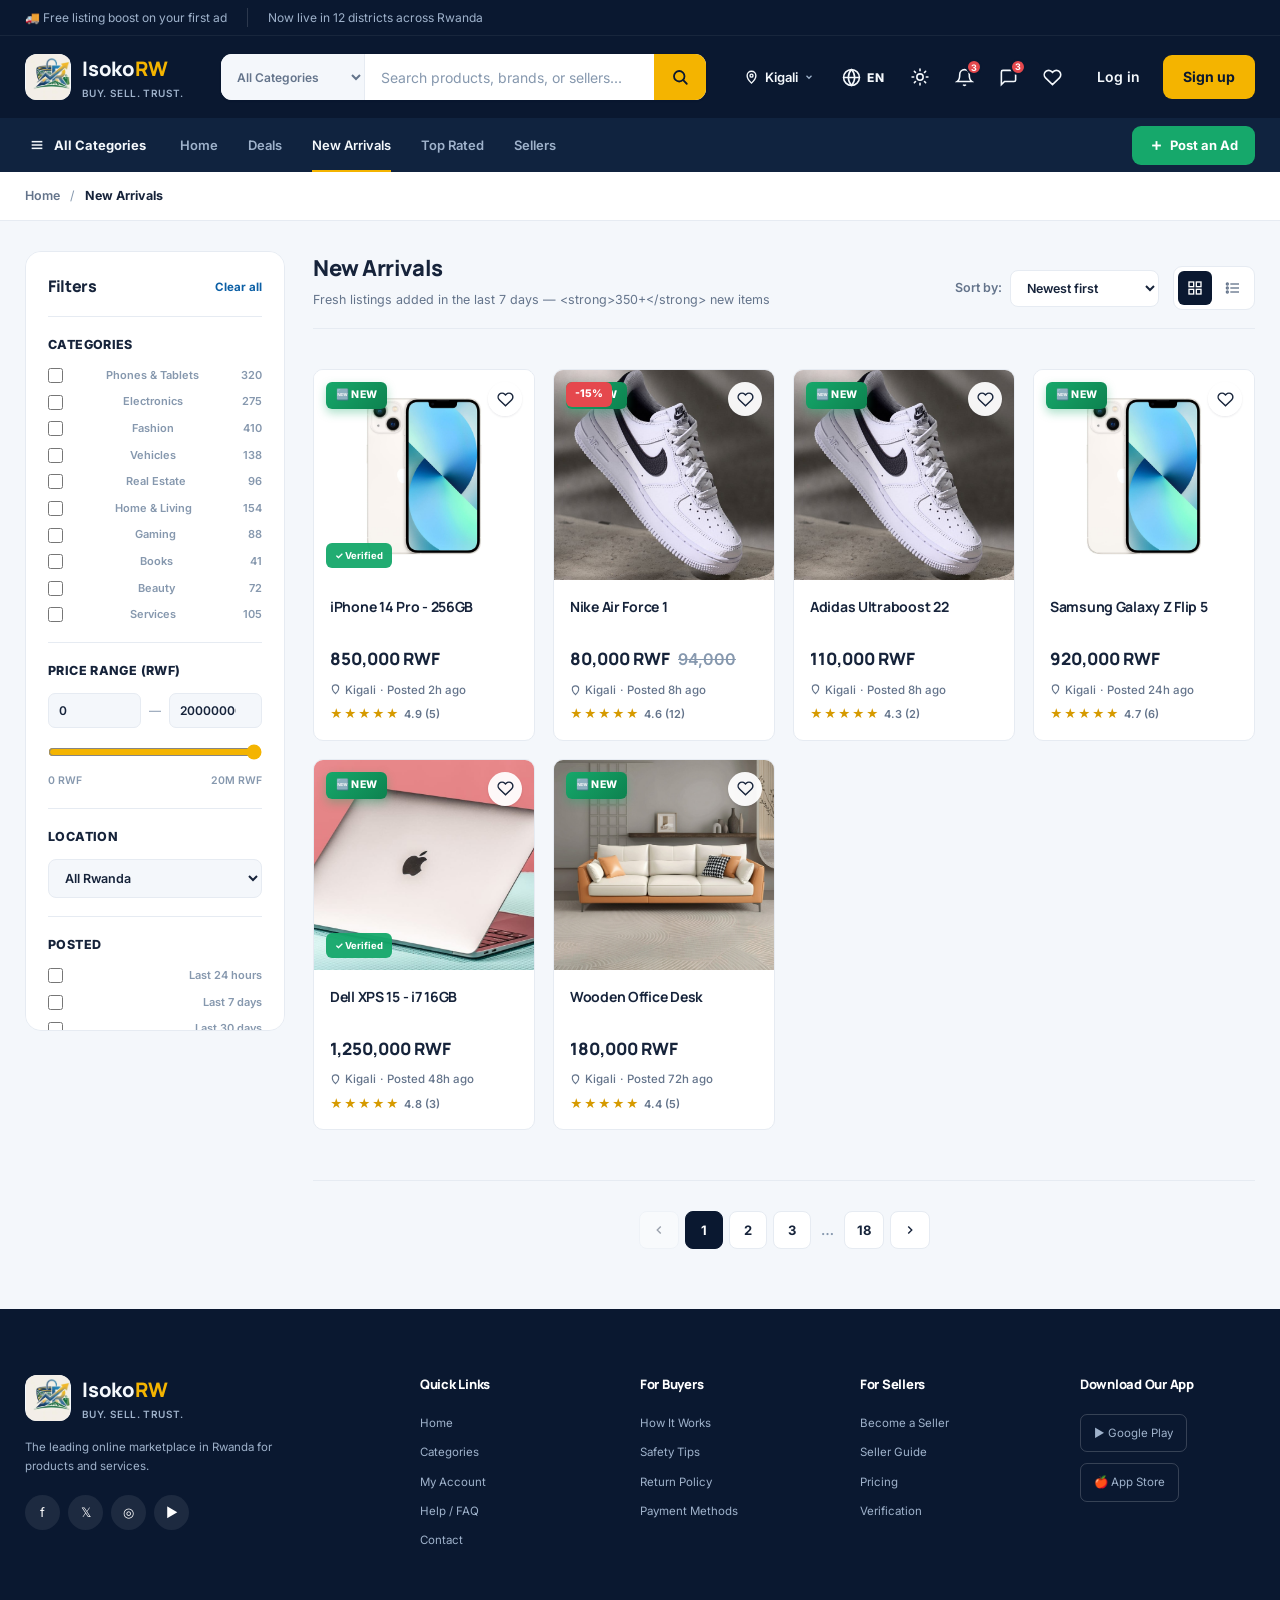
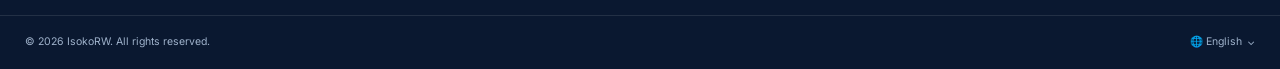
<file: pages/new-arrivals.html>
<!DOCTYPE html>
<html lang="en">

<head>
    <meta charset="UTF-8">
    <meta name="viewport" content="width=device-width, initial-scale=1.0">

    <!-- Anti-cache -->
    <meta http-equiv="Cache-Control" content="no-cache, no-store, must-revalidate">
    <meta http-equiv="Pragma" content="no-cache">
    <meta http-equiv="Expires" content="0">

    <title>New Arrivals - IsokoRW</title>

    <link rel="preconnect" href="https://fonts.googleapis.com">
    <link rel="preconnect" href="https://fonts.gstatic.com" crossorigin>
    <link href="https://fonts.googleapis.com/css2?family=Manrope:wght@500;700;800&family=Inter:wght@400;500;600;700&display=swap" rel="stylesheet">

    <link rel="stylesheet" href="../style.css">
</head>

<body>

    <!-- TOP BAR -->
    <div class="top-bar">
        <div class="top-bar-inner">
            <span data-i18n="top_bar_promo">🚚 Free listing boost on your first ad</span>
            <span class="top-bar-sep" data-i18n="top_bar_districts">Now live in 12 districts across Rwanda</span>
        </div>
    </div>


    <!-- HEADER -->
    <header class="header">

        <a href="../index.html" class="logo">
            <div class="logo-icon">
                <img src="../logo.jpeg" alt="IsokoRW Logo">
            </div>
            <div class="logo-text">
                <h2>Isoko<span>RW</span></h2>
                <span class="logo-tagline">Buy. Sell. Trust.</span>
            </div>
        </a>

        <div class="header-search">
            <select id="headerCategory" class="header-search-select">
                <option value="" data-i18n="all_categories">All categories</option>
                <option value="phones" data-i18n="cat_phones">Phones & Tablets</option>
                <option value="electronics" data-i18n="cat_electronics">Electronics</option>
                <option value="fashion" data-i18n="cat_fashion">Fashion</option>
                <option value="vehicles" data-i18n="cat_vehicles">Vehicles</option>
                <option value="real-estate" data-i18n="cat_real_estate">Real Estate</option>
                <option value="home" data-i18n="cat_home">Home & Living</option>
                <option value="gaming" data-i18n="cat_gaming">Gaming</option>
                <option value="books" data-i18n="cat_books">Books</option>
                <option value="beauty" data-i18n="cat_beauty">Beauty</option>
                <option value="services" data-i18n="cat_services">Services</option>
            </select>

            <input type="text" placeholder="Search products, brands, or sellers..." id="headerSearch" data-i18n-placeholder="search_placeholder">

            <button type="button" id="headerSearchButton" aria-label="Search">
                <svg width="18" height="18" viewBox="0 0 24 24" fill="none" stroke="currentColor" stroke-width="2.4" stroke-linecap="round"><circle cx="11" cy="11" r="7"/><line x1="21" y1="21" x2="16.65" y2="16.65"/></svg>
            </button>
        </div>

        <div class="header-actions">
            <div class="location" title="Delivery location">
                <svg width="15" height="15" viewBox="0 0 24 24" fill="none" stroke="currentColor" stroke-width="2.2"><path d="M12 21s7-7.1 7-12a7 7 0 1 0-14 0c0 4.9 7 12 7 12Z"/><circle cx="12" cy="9" r="2.4"/></svg>
                <span data-i18n="location">Kigali</span>
                <svg class="chev" width="10" height="10" viewBox="0 0 24 24" fill="none" stroke="currentColor" stroke-width="3"><path d="m6 9 6 6 6-6"/></svg>
            </div>

            <!-- Sélecteur de langue -->
            <div class="lang-switcher" id="langSwitcher">
                <button class="icon-button lang-btn" id="langBtn" title="Change language" aria-label="Change language">
                    <svg width="19" height="19" viewBox="0 0 24 24" fill="none" stroke="currentColor" stroke-width="2" stroke-linecap="round" stroke-linejoin="round">
                        <circle cx="12" cy="12" r="10"/>
                        <line x1="2" y1="12" x2="22" y2="12"/>
                        <path d="M12 2a15.3 15.3 0 0 1 4 10 15.3 15.3 0 0 1-4 10 15.3 15.3 0 0 1-4-10 15.3 15.3 0 0 1 4-10z"/>
                    </svg>
                    <span class="lang-current" id="langCurrent">EN</span>
                </button>

                <div class="lang-dropdown" id="langDropdown">
                    <button class="lang-option active" data-lang="en">
                        <span class="lang-flag">🇬🇧</span>
                        <div>
                            <strong>English</strong>
                            <small>English</small>
                        </div>
                        <span class="lang-check">✓</span>
                    </button>

                    <button class="lang-option" data-lang="rw">
                        <span class="lang-flag">🇷🇼</span>
                        <div>
                            <strong>Kinyarwanda</strong>
                            <small>Ikinyarwanda</small>
                        </div>
                        <span class="lang-check">✓</span>
                    </button>

                    <button class="lang-option" data-lang="fr">
                        <span class="lang-flag">🇫🇷</span>
                        <div>
                            <strong>Français</strong>
                            <small>French</small>
                        </div>
                        <span class="lang-check">✓</span>
                    </button>
                </div>
            </div>

            <!-- Bouton Dark Mode -->
            <button class="icon-button theme-toggle" id="themeToggle" title="Toggle theme" aria-label="Toggle dark mode">
                <svg class="icon-sun" width="19" height="19" viewBox="0 0 24 24" fill="none" stroke="currentColor" stroke-width="2" stroke-linecap="round" stroke-linejoin="round">
                    <circle cx="12" cy="12" r="4"/>
                    <path d="M12 2v2M12 20v2M4.93 4.93l1.41 1.41M17.66 17.66l1.41 1.41M2 12h2M20 12h2M6.34 17.66l-1.41 1.41M19.07 4.93l-1.41 1.41"/>
                </svg>
                <svg class="icon-moon" width="19" height="19" viewBox="0 0 24 24" fill="none" stroke="currentColor" stroke-width="2" stroke-linecap="round" stroke-linejoin="round">
                    <path d="M21 12.79A9 9 0 1 1 11.21 3 7 7 0 0 0 21 12.79z"/>
                </svg>
            </button>

            <button class="icon-button" title="Notifications">
                <svg width="19" height="19" viewBox="0 0 24 24" fill="none" stroke="currentColor" stroke-width="2"><path d="M18 8a6 6 0 0 0-12 0c0 7-3 9-3 9h18s-3-2-3-9"/><path d="M13.7 21a2 2 0 0 1-3.4 0"/></svg>
                <span class="notification-badge">3</span>
            </button>

            <a href="messages.html" class="icon-button" title="Messages">
                <svg width="19" height="19" viewBox="0 0 24 24" fill="none" stroke="currentColor" stroke-width="2"><path d="M21 15a2 2 0 0 1-2 2H7l-4 4V5a2 2 0 0 1 2-2h14a2 2 0 0 1 2 2Z"/></svg>
                <span class="notification-badge">3</span>
            </a>

            <button class="icon-button" title="Favorites">
                <svg width="19" height="19" viewBox="0 0 24 24" fill="none" stroke="currentColor" stroke-width="2"><path d="M20.8 4.6a5.5 5.5 0 0 0-7.8 0L12 5.6l-1-1a5.5 5.5 0 0 0-7.8 7.8l1 1L12 21l7.8-7.6 1-1a5.5 5.5 0 0 0 0-7.8Z"/></svg>
            </button>

            <a href="login.html" class="login-button" data-i18n="login">Log in</a>
            <a href="register.html" class="signup-button" data-i18n="signup">Sign up</a>
        </div>

    </header>


    <!-- NAVIGATION -->
    <nav class="navigation">

        <button class="all-categories" id="allCategoriesToggle">
            <svg width="16" height="16" viewBox="0 0 24 24" fill="none" stroke="currentColor" stroke-width="2.3"><line x1="4" y1="7" x2="20" y2="7"/><line x1="4" y1="12" x2="20" y2="12"/><line x1="4" y1="17" x2="20" y2="17"/></svg>
            <span data-i18n="all_categories">All Categories</span>
        </button>

        <div class="nav-links">
            <a href="../index.html" data-i18n="home">Home</a>
            <a href="products.html" data-i18n="deals">Deals</a>
            <a href="new-arrivals.html" class="active" data-i18n="new_arrivals">New Arrivals</a>
            <a href="top-rated.html" data-i18n="top_rated">Top Rated</a>
            <a href="seller.html" data-i18n="sellers">Sellers</a>
        </div>

        <a href="post-ad.html" class="post-ad-button">
            <svg width="15" height="15" viewBox="0 0 24 24" fill="none" stroke="currentColor" stroke-width="3"><line x1="12" y1="5" x2="12" y2="19"/><line x1="5" y1="12" x2="19" y2="12"/></svg>
            <span data-i18n="post_ad">Post an Ad</span>
        </a>

    </nav>


    <!-- MEGA MENU -->
    <div class="mega-menu" id="megaMenu">
        <div class="mega-menu-inner">
            <div class="mega-menu-header">
                <h3 data-i18n="browse_categories">Browse all categories</h3>
                <button class="mega-menu-close" id="megaMenuClose" aria-label="Close">
                    <svg width="16" height="16" viewBox="0 0 24 24" fill="none" stroke="currentColor" stroke-width="2.4"><line x1="18" y1="6" x2="6" y2="18"/><line x1="6" y1="6" x2="18" y2="18"/></svg>
                </button>
            </div>

            <div class="mega-menu-grid">
                <a href="products.html" class="mega-cat"><div class="mega-cat-icon">📱</div><div class="mega-cat-info"><strong data-i18n="cat_phones">Phones & Tablets</strong><span data-i18n="ads_3200">3,200 ads</span></div></a>
                <a href="products.html" class="mega-cat"><div class="mega-cat-icon">💻</div><div class="mega-cat-info"><strong data-i18n="cat_electronics">Electronics</strong><span data-i18n="ads_2750">2,750 ads</span></div></a>
                <a href="products.html" class="mega-cat"><div class="mega-cat-icon">👕</div><div class="mega-cat-info"><strong data-i18n="cat_fashion">Fashion</strong><span data-i18n="ads_4100">4,100 ads</span></div></a>
                <a href="products.html" class="mega-cat"><div class="mega-cat-icon">🚗</div><div class="mega-cat-info"><strong data-i18n="cat_vehicles">Vehicles</strong><span data-i18n="ads_1380">1,380 ads</span></div></a>
                <a href="products.html" class="mega-cat"><div class="mega-cat-icon">🏠</div><div class="mega-cat-info"><strong data-i18n="cat_real_estate">Real Estate</strong><span data-i18n="ads_960">960 ads</span></div></a>
                <a href="products.html" class="mega-cat"><div class="mega-cat-icon">🛋️</div><div class="mega-cat-info"><strong data-i18n="cat_home">Home & Living</strong><span data-i18n="ads_1540">1,540 ads</span></div></a>
                <a href="products.html" class="mega-cat"><div class="mega-cat-icon">🎮</div><div class="mega-cat-info"><strong data-i18n="cat_gaming">Gaming</strong><span data-i18n="ads_880">880 ads</span></div></a>
                <a href="products.html" class="mega-cat"><div class="mega-cat-icon">📚</div><div class="mega-cat-info"><strong data-i18n="cat_books">Books</strong><span data-i18n="ads_410">410 ads</span></div></a>
                <a href="products.html" class="mega-cat"><div class="mega-cat-icon">💄</div><div class="mega-cat-info"><strong data-i18n="cat_beauty">Beauty</strong><span data-i18n="ads_720">720 ads</span></div></a>
                <a href="products.html" class="mega-cat"><div class="mega-cat-icon">🔧</div><div class="mega-cat-info"><strong data-i18n="cat_services">Services</strong><span data-i18n="ads_1050">1,050 ads</span></div></a>
            </div>

            <div class="mega-menu-footer">
                <a href="categories.html" class="mega-menu-all" data-i18n="view_all_categories">View all categories →</a>
            </div>
        </div>
    </div>

    <div class="mega-menu-overlay" id="megaMenuOverlay"></div>


    <!-- BREADCRUMB -->
    <div class="breadcrumb-bar">
        <div class="breadcrumb-inner">
            <a href="../index.html" data-i18n="home">Home</a>
            <span class="breadcrumb-sep">/</span>
            <span class="breadcrumb-current" data-i18n="new_arrivals">New Arrivals</span>
        </div>
    </div>


    <!-- NEW ARRIVALS PAGE -->
    <main class="products-page">

        <div class="products-page-inner">

            <!-- SIDEBAR FILTERS -->
            <aside class="filters-sidebar" id="filtersSidebar">

                <div class="filters-header">
                    <h3 data-i18n="filters">Filters</h3>
                    <button class="filters-clear" id="clearFilters" data-i18n="clear_all">Clear all</button>
                </div>

                <div class="filter-block">
                    <h4 data-i18n="categories">Categories</h4>
                    <ul class="filter-list">
                        <li><label><input type="checkbox" name="cat" value="phones"> <span data-i18n="cat_phones">Phones & Tablets</span> <span>320</span></label></li>
                        <li><label><input type="checkbox" name="cat" value="electronics"> <span data-i18n="cat_electronics">Electronics</span> <span>275</span></label></li>
                        <li><label><input type="checkbox" name="cat" value="fashion"> <span data-i18n="cat_fashion">Fashion</span> <span>410</span></label></li>
                        <li><label><input type="checkbox" name="cat" value="vehicles"> <span data-i18n="cat_vehicles">Vehicles</span> <span>138</span></label></li>
                        <li><label><input type="checkbox" name="cat" value="real-estate"> <span data-i18n="cat_real_estate">Real Estate</span> <span>96</span></label></li>
                        <li><label><input type="checkbox" name="cat" value="home"> <span data-i18n="cat_home">Home & Living</span> <span>154</span></label></li>
                        <li><label><input type="checkbox" name="cat" value="gaming"> <span data-i18n="cat_gaming">Gaming</span> <span>88</span></label></li>
                        <li><label><input type="checkbox" name="cat" value="books"> <span data-i18n="cat_books">Books</span> <span>41</span></label></li>
                        <li><label><input type="checkbox" name="cat" value="beauty"> <span data-i18n="cat_beauty">Beauty</span> <span>72</span></label></li>
                        <li><label><input type="checkbox" name="cat" value="services"> <span data-i18n="cat_services">Services</span> <span>105</span></label></li>
                    </ul>
                </div>

                <div class="filter-block">
                    <h4 data-i18n="price_range">Price range (RWF)</h4>

                    <div class="price-inputs">
                        <input type="number" id="priceMin" placeholder="Min" value="0">
                        <span>—</span>
                        <input type="number" id="priceMax" placeholder="Max" value="20000000">
                    </div>

                    <input type="range" id="priceRange" min="0" max="20000000" step="50000" value="20000000" class="price-slider">

                    <div class="price-range-labels">
                        <span>0 RWF</span>
                        <span>20M RWF</span>
                    </div>
                </div>

                <div class="filter-block">
                    <h4 data-i18n="location_filter">Location</h4>
                    <select class="filter-select">
                        <option data-i18n="loc_all_rwanda">All Rwanda</option>
                        <option data-i18n="location">Kigali</option>
                        <option data-i18n="loc_north">Northern Province</option>
                        <option data-i18n="loc_south">Southern Province</option>
                        <option data-i18n="loc_east">Eastern Province</option>
                        <option data-i18n="loc_west">Western Province</option>
                    </select>
                </div>

                <div class="filter-block">
                    <h4 data-i18n="posted_filter">Posted</h4>
                    <ul class="filter-list">
                        <li><label><input type="checkbox" name="posted" value="24h"> <span data-i18n="posted_24h">Last 24 hours</span></label></li>
                        <li><label><input type="checkbox" name="posted" value="7d"> <span data-i18n="posted_7d">Last 7 days</span></label></li>
                        <li><label><input type="checkbox" name="posted" value="30d"> <span data-i18n="posted_30d">Last 30 days</span></label></li>
                    </ul>
                </div>

                <div class="filter-block">
                    <label class="filter-toggle">
                        <input type="checkbox" id="verifiedOnly">
                        <span class="filter-toggle-track"></span>
                        <span class="filter-toggle-label" data-i18n="verified_only">Verified sellers only</span>
                    </label>
                </div>

                <button class="filters-apply" id="filtersApply" data-i18n="apply_filters">Apply filters</button>

            </aside>


            <!-- MAIN -->
            <section class="products-main">

                <div class="products-toolbar">

                    <div class="products-results">
                        <h1 data-i18n="new_arrivals">New Arrivals</h1>
                        <p data-i18n="new_arrivals_sub">Fresh listings added in the last 7 days — <strong>350+</strong> new items</p>
                    </div>

                    <div class="products-controls">

                        <div class="products-sort">
                            <label for="sortSelect" data-i18n="sort_by">Sort by:</label>
                            <select id="sortSelect">
                                <option value="newest" selected data-i18n="sort_newest">Newest first</option>
                                <option value="price-asc" data-i18n="sort_price_asc">Price: low → high</option>
                                <option value="price-desc" data-i18n="sort_price_desc">Price: high → low</option>
                                <option value="rating" data-i18n="sort_rating">Top rated</option>
                            </select>
                        </div>

                        <div class="products-view">
                            <button class="view-btn active" data-view="grid" aria-label="Grid view">
                                <svg width="16" height="16" viewBox="0 0 24 24" fill="none" stroke="currentColor" stroke-width="2"><rect x="3" y="3" width="7" height="7"/><rect x="14" y="3" width="7" height="7"/><rect x="3" y="14" width="7" height="7"/><rect x="14" y="14" width="7" height="7"/></svg>
                            </button>
                            <button class="view-btn" data-view="list" aria-label="List view">
                                <svg width="16" height="16" viewBox="0 0 24 24" fill="none" stroke="currentColor" stroke-width="2"><line x1="8" y1="6" x2="21" y2="6"/><line x1="8" y1="12" x2="21" y2="12"/><line x1="8" y1="18" x2="21" y2="18"/><circle cx="3.5" cy="6" r="1.5"/><circle cx="3.5" cy="12" r="1.5"/><circle cx="3.5" cy="18" r="1.5"/></svg>
                            </button>
                        </div>

                        <button class="filters-mobile-btn" id="filtersMobileBtn">
                            <svg width="15" height="15" viewBox="0 0 24 24" fill="none" stroke="currentColor" stroke-width="2.3"><line x1="4" y1="6" x2="20" y2="6"/><line x1="4" y1="12" x2="20" y2="12"/><line x1="4" y1="18" x2="20" y2="18"/></svg>
                            <span data-i18n="filters">Filters</span>
                        </button>

                    </div>

                </div>


                <div class="active-filters" id="activeFilters"></div>


                <!-- PRODUCT GRID -->
                <div class="products-grid-view" id="productsGrid">
                    <!-- Rempli dynamiquement par app.js -->
                </div>


                <!-- PAGINATION -->
                <div class="pagination">
                    <button class="page-btn" disabled>
                        <svg width="14" height="14" viewBox="0 0 24 24" fill="none" stroke="currentColor" stroke-width="2.4"><polyline points="15 18 9 12 15 6"/></svg>
                    </button>
                    <button class="page-number active">1</button>
                    <button class="page-number">2</button>
                    <button class="page-number">3</button>
                    <span class="page-dots">…</span>
                    <button class="page-number">18</button>
                    <button class="page-btn">
                        <svg width="14" height="14" viewBox="0 0 24 24" fill="none" stroke="currentColor" stroke-width="2.4"><polyline points="9 18 15 12 9 6"/></svg>
                    </button>
                </div>

            </section>

        </div>

    </main>


    <!-- FOOTER -->
    <footer class="footer">

        <div class="footer-container">

            <div class="footer-brand">
                <a href="../index.html" class="footer-logo">
                    <div class="footer-logo-icon">
                        <img src="../logo.jpeg" alt="IsokoRW Logo">
                    </div>
                    <div class="footer-logo-text">
                        <h2>Isoko<span>RW</span></h2>
                        <span class="footer-logo-tagline">Buy. Sell. Trust.</span>
                    </div>
                </a>
                <p data-i18n="footer_description">The leading online marketplace in Rwanda for products and services.</p>
                <div class="social-links">
                    <a href="#" aria-label="Facebook">f</a>
                    <a href="#" aria-label="X">𝕏</a>
                    <a href="#" aria-label="Instagram">◎</a>
                    <a href="#" aria-label="YouTube">▶</a>
                </div>
            </div>

            <div class="footer-column">
                <h3 data-i18n="quick_links">Quick Links</h3>
                <a href="../index.html" data-i18n="home">Home</a>
                <a href="categories.html" data-i18n="categories">Categories</a>
                <a href="account.html" data-i18n="my_account">My Account</a>
                <a href="help.html" data-i18n="help_faq">Help / FAQ</a>
                <a href="help.html" data-i18n="contact">Contact</a>
            </div>

            <div class="footer-column">
                <h3 data-i18n="for_buyers">For Buyers</h3>
                <a href="help.html" data-i18n="how_it_works">How It Works</a>
                <a href="help.html" data-i18n="safety_tips">Safety Tips</a>
                <a href="help.html" data-i18n="return_policy">Return Policy</a>
                <a href="help.html" data-i18n="payment_methods">Payment Methods</a>
            </div>

            <div class="footer-column">
                <h3 data-i18n="for_sellers">For Sellers</h3>
                <a href="post-ad.html" data-i18n="become_seller">Become a Seller</a>
                <a href="help.html" data-i18n="seller_guide">Seller Guide</a>
                <a href="help.html" data-i18n="pricing">Pricing</a>
                <a href="verification.html" data-i18n="verification">Verification</a>
            </div>

            <div class="footer-column">
                <h3 data-i18n="download_app">Download Our App</h3>
                <a href="#" class="app-button">▶ Google Play</a>
                <a href="#" class="app-button">🍎 App Store</a>
            </div>

        </div>

        <div class="footer-bottom">
            <p data-i18n="copyright">© 2026 IsokoRW. All rights reserved.</p>
            <div class="language">
                🌐 English
                <span>⌄</span>
            </div>
        </div>

    </footer>


    <!-- BACK TO TOP + SCROLL PROGRESS -->
    <div class="scroll-progress" id="scrollProgress"></div>

    <button class="back-to-top" id="backToTop" aria-label="Back to top" title="Back to top">
        <svg width="20" height="20" viewBox="0 0 24 24" fill="none" stroke="currentColor" stroke-width="2.6" stroke-linecap="round" stroke-linejoin="round">
            <line x1="12" y1="19" x2="12" y2="5"/>
            <polyline points="5 12 12 5 19 12"/>
        </svg>
    </button>


    <!-- SCRIPTS -->
    <script src="../data.js"></script>
    <script src="../translations.js"></script>
    <script src="../app.js"></script>
    <script src="../script.js"></script>

    <script>
        /* ============ PRICE RANGE ============ */
        const priceRange = document.getElementById("priceRange");
        const priceMax = document.getElementById("priceMax");

        if (priceRange && priceMax) {
            priceRange.addEventListener("input", (e) => { priceMax.value = e.target.value; });
            priceMax.addEventListener("input", (e) => {
                if (e.target.value <= 20000000) priceRange.value = e.target.value;
            });
        }

        /* ============ VIEW TOGGLE ============ */
        const viewButtons = document.querySelectorAll(".view-btn");
        const productsGrid = document.getElementById("productsGrid");

        viewButtons.forEach(btn => {
            btn.addEventListener("click", () => {
                viewButtons.forEach(b => b.classList.remove("active"));
                btn.classList.add("active");
                const view = btn.getAttribute("data-view");
                productsGrid.classList.toggle("list-view", view === "list");
            });
        });

        /* ============ CLEAR FILTERS ============ */
        const clearBtn = document.getElementById("clearFilters");
        if (clearBtn) {
            clearBtn.addEventListener("click", () => {
                document.querySelectorAll(".filter-list input[type='checkbox']").forEach(cb => cb.checked = false);
                document.getElementById("priceMin").value = 0;
                document.getElementById("priceMax").value = 20000000;
                document.getElementById("priceRange").value = 20000000;
            });
        }

        /* ============ MOBILE FILTERS ============ */
        const filtersMobileBtn = document.getElementById("filtersMobileBtn");
        const filtersSidebar = document.getElementById("filtersSidebar");
        const filtersApply = document.getElementById("filtersApply");

        if (filtersMobileBtn && filtersSidebar) {
            filtersMobileBtn.addEventListener("click", () => filtersSidebar.classList.toggle("open"));
        }
        if (filtersApply && filtersSidebar) {
            filtersApply.addEventListener("click", () => filtersSidebar.classList.remove("open"));
        }

        /* ============ GRILLE PRODUITS DYNAMIQUE ============ */
        document.addEventListener("DOMContentLoaded", () => {

            if (typeof ISOKO !== "undefined") {
                ISOKO.renderProducts("productsGrid", {
                    filter: "new",
                    sort: "newest",
                    badge: "new",
                    showPostedTime: true
                });
                ISOKO.markFavoritesAsActive();
                ISOKO.updateFavoritesCount();
            }

            if (typeof applyLanguage === "function") {
                const lang = localStorage.getItem("isokorw-lang") || "en";
                applyLanguage(lang);
            }

        });
    </script>

</body>

</html>
</file>
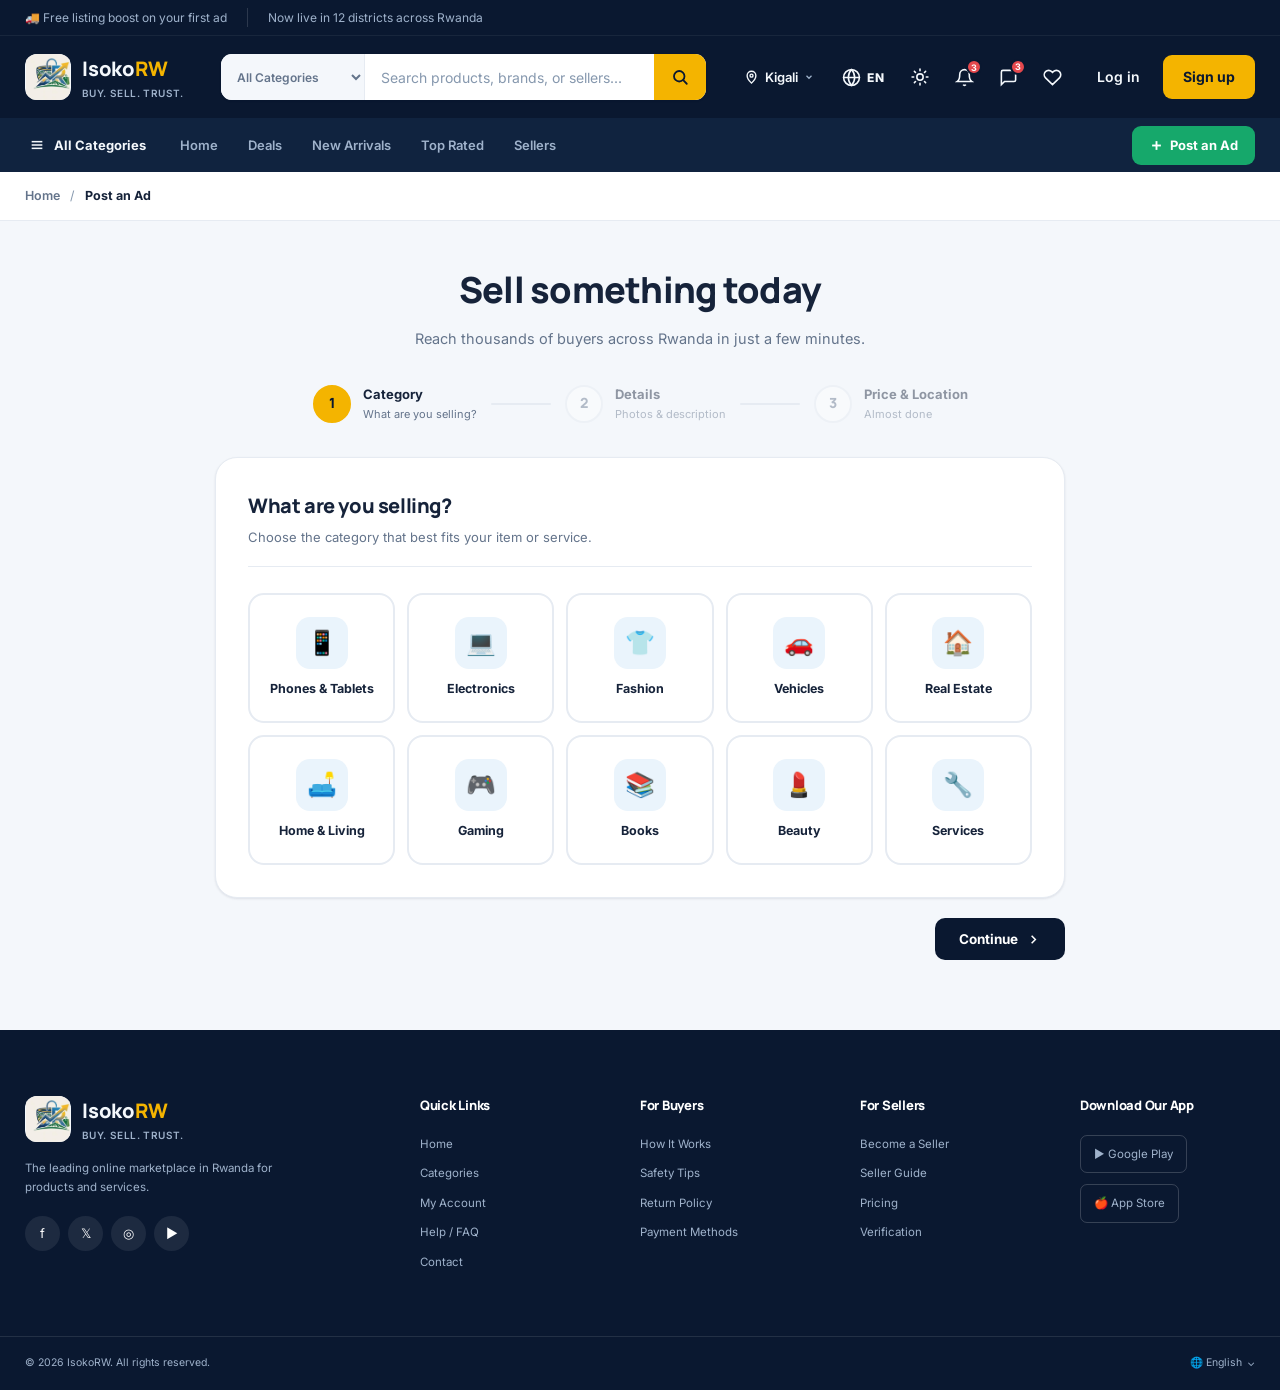
<file: pages/post-ad.html>
<!DOCTYPE html>
<html lang="en">

<head>
    <meta charset="UTF-8">
    <meta name="viewport" content="width=device-width, initial-scale=1.0">

    <!-- Anti-cache -->
    <meta http-equiv="Cache-Control" content="no-cache, no-store, must-revalidate">
    <meta http-equiv="Pragma" content="no-cache">
    <meta http-equiv="Expires" content="0">

    <title>Post an Ad - IsokoRW</title>

    <!-- FONTS -->
    <link rel="preconnect" href="https://fonts.googleapis.com">
    <link rel="preconnect" href="https://fonts.gstatic.com" crossorigin>
    <link href="https://fonts.googleapis.com/css2?family=Manrope:wght@500;700;800&family=Inter:wght@400;500;600;700&display=swap" rel="stylesheet">

    <!-- CSS -->
    <link rel="stylesheet" href="../style.css">
</head>

<body>

    <!-- TOP BAR -->
    <div class="top-bar">
        <div class="top-bar-inner">
            <span data-i18n="top_bar_promo">🚚 Free listing boost on your first ad</span>
            <span class="top-bar-sep" data-i18n="top_bar_districts">Now live in 12 districts across Rwanda</span>
        </div>
    </div>


    <!-- HEADER -->
    <header class="header">

        <a href="../index.html" class="logo">
            <div class="logo-icon">
                <img src="../logo.jpeg" alt="IsokoRW Logo">
            </div>

            <div class="logo-text">
                <h2>Isoko<span>RW</span></h2>
                <span class="logo-tagline">Buy. Sell. Trust.</span>
            </div>
        </a>

        <div class="header-search">

            <select id="headerCategory" class="header-search-select">
                <option value="" data-i18n="all_categories">All categories</option>
                <option value="phones" data-i18n="cat_phones">Phones & Tablets</option>
                <option value="electronics" data-i18n="cat_electronics">Electronics</option>
                <option value="fashion" data-i18n="cat_fashion">Fashion</option>
                <option value="vehicles" data-i18n="cat_vehicles">Vehicles</option>
                <option value="real-estate" data-i18n="cat_real_estate">Real Estate</option>
                <option value="home" data-i18n="cat_home">Home & Living</option>
                <option value="gaming" data-i18n="cat_gaming">Gaming</option>
                <option value="books" data-i18n="cat_books">Books</option>
                <option value="beauty" data-i18n="cat_beauty">Beauty</option>
                <option value="services" data-i18n="cat_services">Services</option>
            </select>

            <input
                type="text"
                placeholder="Search products, brands, or sellers..."
                id="headerSearch"
                data-i18n-placeholder="search_placeholder"
            >

            <button type="button" id="headerSearchButton" aria-label="Search">
                <svg width="18" height="18" viewBox="0 0 24 24" fill="none" stroke="currentColor" stroke-width="2.4" stroke-linecap="round"><circle cx="11" cy="11" r="7"/><line x1="21" y1="21" x2="16.65" y2="16.65"/></svg>
            </button>

        </div>

        <div class="header-actions">

            <div class="location" title="Delivery location">
                <svg width="15" height="15" viewBox="0 0 24 24" fill="none" stroke="currentColor" stroke-width="2.2"><path d="M12 21s7-7.1 7-12a7 7 0 1 0-14 0c0 4.9 7 12 7 12Z"/><circle cx="12" cy="9" r="2.4"/></svg>
                <span data-i18n="location">Kigali</span>
                <svg class="chev" width="10" height="10" viewBox="0 0 24 24" fill="none" stroke="currentColor" stroke-width="3"><path d="m6 9 6 6 6-6"/></svg>
            </div>

            <!-- Sélecteur de langue -->
            <div class="lang-switcher" id="langSwitcher">
                <button class="icon-button lang-btn" id="langBtn" title="Change language" aria-label="Change language">
                    <svg width="19" height="19" viewBox="0 0 24 24" fill="none" stroke="currentColor" stroke-width="2" stroke-linecap="round" stroke-linejoin="round">
                        <circle cx="12" cy="12" r="10"/>
                        <line x1="2" y1="12" x2="22" y2="12"/>
                        <path d="M12 2a15.3 15.3 0 0 1 4 10 15.3 15.3 0 0 1-4 10 15.3 15.3 0 0 1-4-10 15.3 15.3 0 0 1 4-10z"/>
                    </svg>
                    <span class="lang-current" id="langCurrent">EN</span>
                </button>

                <div class="lang-dropdown" id="langDropdown">
                    <button class="lang-option active" data-lang="en">
                        <span class="lang-flag">🇬🇧</span>
                        <div>
                            <strong>English</strong>
                            <small>English</small>
                        </div>
                        <span class="lang-check">✓</span>
                    </button>

                    <button class="lang-option" data-lang="rw">
                        <span class="lang-flag">🇷🇼</span>
                        <div>
                            <strong>Kinyarwanda</strong>
                            <small>Ikinyarwanda</small>
                        </div>
                        <span class="lang-check">✓</span>
                    </button>

                    <button class="lang-option" data-lang="fr">
                        <span class="lang-flag">🇫🇷</span>
                        <div>
                            <strong>Français</strong>
                            <small>French</small>
                        </div>
                        <span class="lang-check">✓</span>
                    </button>
                </div>
            </div>

            <!-- Bouton Dark Mode -->
            <button class="icon-button theme-toggle" id="themeToggle" title="Toggle theme" aria-label="Toggle dark mode">
                <svg class="icon-sun" width="19" height="19" viewBox="0 0 24 24" fill="none" stroke="currentColor" stroke-width="2" stroke-linecap="round" stroke-linejoin="round">
                    <circle cx="12" cy="12" r="4"/>
                    <path d="M12 2v2M12 20v2M4.93 4.93l1.41 1.41M17.66 17.66l1.41 1.41M2 12h2M20 12h2M6.34 17.66l-1.41 1.41M19.07 4.93l-1.41 1.41"/>
                </svg>
                <svg class="icon-moon" width="19" height="19" viewBox="0 0 24 24" fill="none" stroke="currentColor" stroke-width="2" stroke-linecap="round" stroke-linejoin="round">
                    <path d="M21 12.79A9 9 0 1 1 11.21 3 7 7 0 0 0 21 12.79z"/>
                </svg>
            </button>

            <button class="icon-button" title="Notifications">
                <svg width="19" height="19" viewBox="0 0 24 24" fill="none" stroke="currentColor" stroke-width="2"><path d="M18 8a6 6 0 0 0-12 0c0 7-3 9-3 9h18s-3-2-3-9"/><path d="M13.7 21a2 2 0 0 1-3.4 0"/></svg>
                <span class="notification-badge">3</span>
            </button>

            <a href="messages.html" class="icon-button" title="Messages">
                <svg width="19" height="19" viewBox="0 0 24 24" fill="none" stroke="currentColor" stroke-width="2"><path d="M21 15a2 2 0 0 1-2 2H7l-4 4V5a2 2 0 0 1 2-2h14a2 2 0 0 1 2 2Z"/></svg>
                <span class="notification-badge">3</span>
            </a>

            <button class="icon-button" title="Favorites">
                <svg width="19" height="19" viewBox="0 0 24 24" fill="none" stroke="currentColor" stroke-width="2"><path d="M20.8 4.6a5.5 5.5 0 0 0-7.8 0L12 5.6l-1-1a5.5 5.5 0 0 0-7.8 7.8l1 1L12 21l7.8-7.6 1-1a5.5 5.5 0 0 0 0-7.8Z"/></svg>
            </button>

            <a href="login.html" class="login-button" data-i18n="login">Log in</a>
            <a href="register.html" class="signup-button" data-i18n="signup">Sign up</a>

        </div>

    </header>


    <!-- NAVIGATION -->
    <nav class="navigation">

        <button class="all-categories" id="allCategoriesToggle">
            <svg width="16" height="16" viewBox="0 0 24 24" fill="none" stroke="currentColor" stroke-width="2.3"><line x1="4" y1="7" x2="20" y2="7"/><line x1="4" y1="12" x2="20" y2="12"/><line x1="4" y1="17" x2="20" y2="17"/></svg>
            <span data-i18n="all_categories">All Categories</span>
        </button>

        <div class="nav-links">
            <a href="../index.html" data-i18n="home">Home</a>
            <a href="products.html" data-i18n="deals">Deals</a>
            <a href="new-arrivals.html" data-i18n="new_arrivals">New Arrivals</a>
            <a href="top-rated.html" data-i18n="top_rated">Top Rated</a>
            <a href="seller.html" data-i18n="sellers">Sellers</a>
        </div>

        <a href="post-ad.html" class="post-ad-button active">
            <svg width="15" height="15" viewBox="0 0 24 24" fill="none" stroke="currentColor" stroke-width="3"><line x1="12" y1="5" x2="12" y2="19"/><line x1="5" y1="12" x2="19" y2="12"/></svg>
            <span data-i18n="post_ad">Post an Ad</span>
        </a>

    </nav>


    <!-- MEGA MENU -->
    <div class="mega-menu" id="megaMenu">
        <div class="mega-menu-inner">
            <div class="mega-menu-header">
                <h3 data-i18n="browse_categories">Browse all categories</h3>
                <button class="mega-menu-close" id="megaMenuClose" aria-label="Close">
                    <svg width="16" height="16" viewBox="0 0 24 24" fill="none" stroke="currentColor" stroke-width="2.4"><line x1="18" y1="6" x2="6" y2="18"/><line x1="6" y1="6" x2="18" y2="18"/></svg>
                </button>
            </div>

            <div class="mega-menu-grid">
                <a href="products.html" class="mega-cat"><div class="mega-cat-icon">📱</div><div class="mega-cat-info"><strong data-i18n="cat_phones">Phones & Tablets</strong><span data-i18n="ads_3200">3,200 ads</span></div></a>
                <a href="products.html" class="mega-cat"><div class="mega-cat-icon">💻</div><div class="mega-cat-info"><strong data-i18n="cat_electronics">Electronics</strong><span data-i18n="ads_2750">2,750 ads</span></div></a>
                <a href="products.html" class="mega-cat"><div class="mega-cat-icon">👕</div><div class="mega-cat-info"><strong data-i18n="cat_fashion">Fashion</strong><span data-i18n="ads_4100">4,100 ads</span></div></a>
                <a href="products.html" class="mega-cat"><div class="mega-cat-icon">🚗</div><div class="mega-cat-info"><strong data-i18n="cat_vehicles">Vehicles</strong><span data-i18n="ads_1380">1,380 ads</span></div></a>
                <a href="products.html" class="mega-cat"><div class="mega-cat-icon">🏠</div><div class="mega-cat-info"><strong data-i18n="cat_real_estate">Real Estate</strong><span data-i18n="ads_960">960 ads</span></div></a>
                <a href="products.html" class="mega-cat"><div class="mega-cat-icon">🛋️</div><div class="mega-cat-info"><strong data-i18n="cat_home">Home & Living</strong><span data-i18n="ads_1540">1,540 ads</span></div></a>
                <a href="products.html" class="mega-cat"><div class="mega-cat-icon">🎮</div><div class="mega-cat-info"><strong data-i18n="cat_gaming">Gaming</strong><span data-i18n="ads_880">880 ads</span></div></a>
                <a href="products.html" class="mega-cat"><div class="mega-cat-icon">📚</div><div class="mega-cat-info"><strong data-i18n="cat_books">Books</strong><span data-i18n="ads_410">410 ads</span></div></a>
                <a href="products.html" class="mega-cat"><div class="mega-cat-icon">💄</div><div class="mega-cat-info"><strong data-i18n="cat_beauty">Beauty</strong><span data-i18n="ads_720">720 ads</span></div></a>
                <a href="products.html" class="mega-cat"><div class="mega-cat-icon">🔧</div><div class="mega-cat-info"><strong data-i18n="cat_services">Services</strong><span data-i18n="ads_1050">1,050 ads</span></div></a>
            </div>

            <div class="mega-menu-footer">
                <a href="categories.html" class="mega-menu-all" data-i18n="view_all_categories">View all categories →</a>
            </div>
        </div>
    </div>

    <div class="mega-menu-overlay" id="megaMenuOverlay"></div>


    <!-- BREADCRUMB -->
    <div class="breadcrumb-bar">
        <div class="breadcrumb-inner">
            <a href="../index.html" data-i18n="home">Home</a>
            <span class="breadcrumb-sep">/</span>
            <span class="breadcrumb-current" data-i18n="post_ad_breadcrumb">Post an Ad</span>
        </div>
    </div>


    <!-- POST AD PAGE -->
    <main class="post-ad-page">

        <div class="post-ad-inner">

            <!-- HEADER -->
            <div class="post-ad-header">
                <h1 data-i18n="post_ad_title">Sell something today</h1>
                <p data-i18n="post_ad_sub">Reach thousands of buyers across Rwanda in just a few minutes.</p>
            </div>


            <!-- STEP PROGRESS -->
            <div class="post-ad-steps">

                <div class="post-step active" data-step="1">
                    <div class="post-step-num">1</div>
                    <div class="post-step-text">
                        <strong data-i18n="post_step_1">Category</strong>
                        <span data-i18n="post_step_1_sub">What are you selling?</span>
                    </div>
                </div>

                <div class="post-step-line"></div>

                <div class="post-step" data-step="2">
                    <div class="post-step-num">2</div>
                    <div class="post-step-text">
                        <strong data-i18n="post_step_2">Details</strong>
                        <span data-i18n="post_step_2_sub">Photos & description</span>
                    </div>
                </div>

                <div class="post-step-line"></div>

                <div class="post-step" data-step="3">
                    <div class="post-step-num">3</div>
                    <div class="post-step-text">
                        <strong data-i18n="post_step_3">Price & Location</strong>
                        <span data-i18n="post_step_3_sub">Almost done</span>
                    </div>
                </div>

            </div>


            <!-- FORM -->
            <form class="post-ad-form" id="postAdForm">


                <!-- ============ ÉTAPE 1 — CATÉGORIE ============ -->

                <section class="post-step-panel active" data-step="1">

                    <div class="post-card">

                        <div class="post-card-header">
                            <h2 data-i18n="post_step_1_title">What are you selling?</h2>
                            <p data-i18n="post_step_1_desc">Choose the category that best fits your item or service.</p>
                        </div>

                        <div class="post-category-grid">

                            <label class="post-category-card">
                                <input type="radio" name="category" value="phones" required>
                                <div class="post-category-icon">📱</div>
                                <span data-i18n="cat_phones">Phones & Tablets</span>
                            </label>

                            <label class="post-category-card">
                                <input type="radio" name="category" value="electronics">
                                <div class="post-category-icon">💻</div>
                                <span data-i18n="cat_electronics">Electronics</span>
                            </label>

                            <label class="post-category-card">
                                <input type="radio" name="category" value="fashion">
                                <div class="post-category-icon">👕</div>
                                <span data-i18n="cat_fashion">Fashion</span>
                            </label>

                            <label class="post-category-card">
                                <input type="radio" name="category" value="vehicles">
                                <div class="post-category-icon">🚗</div>
                                <span data-i18n="cat_vehicles">Vehicles</span>
                            </label>

                            <label class="post-category-card">
                                <input type="radio" name="category" value="real-estate">
                                <div class="post-category-icon">🏠</div>
                                <span data-i18n="cat_real_estate">Real Estate</span>
                            </label>

                            <label class="post-category-card">
                                <input type="radio" name="category" value="home">
                                <div class="post-category-icon">🛋️</div>
                                <span data-i18n="cat_home">Home & Living</span>
                            </label>

                            <label class="post-category-card">
                                <input type="radio" name="category" value="gaming">
                                <div class="post-category-icon">🎮</div>
                                <span data-i18n="cat_gaming">Gaming</span>
                            </label>

                            <label class="post-category-card">
                                <input type="radio" name="category" value="books">
                                <div class="post-category-icon">📚</div>
                                <span data-i18n="cat_books">Books</span>
                            </label>

                            <label class="post-category-card">
                                <input type="radio" name="category" value="beauty">
                                <div class="post-category-icon">💄</div>
                                <span data-i18n="cat_beauty">Beauty</span>
                            </label>

                            <label class="post-category-card">
                                <input type="radio" name="category" value="services">
                                <div class="post-category-icon">🔧</div>
                                <span data-i18n="cat_services">Services</span>
                            </label>

                        </div>

                    </div>

                    <div class="post-nav">
                        <span></span>
                        <button type="button" class="post-next" data-next="2">
                            <span data-i18n="post_continue">Continue</span>
                            <svg width="15" height="15" viewBox="0 0 24 24" fill="none" stroke="currentColor" stroke-width="2.4"><polyline points="9 18 15 12 9 6"/></svg>
                        </button>
                    </div>

                </section>


                <!-- ============ ÉTAPE 2 — DÉTAILS ============ -->

                <section class="post-step-panel" data-step="2">

                    <div class="post-card">

                        <div class="post-card-header">
                            <h2 data-i18n="post_step_2_title">Add photos & details</h2>
                            <p data-i18n="post_step_2_desc">Listings with 3+ photos get 5× more views. Take clear, well-lit shots.</p>
                        </div>


                        <div class="post-field">
                            <label data-i18n="post_photos_label">Photos <span class="post-required">*</span></label>

                            <div class="post-upload" id="photoUpload">
                                <input type="file" id="photoInput" accept="image/*" multiple hidden>

                                <div class="post-upload-empty" id="uploadEmpty">
                                    <div class="post-upload-icon">📷</div>
                                    <strong data-i18n="post_photos_upload">Click to upload photos</strong>
                                    <span data-i18n="post_photos_hint">Up to 8 photos · JPG, PNG · Max 5MB each</span>
                                </div>

                                <div class="post-upload-preview" id="uploadPreview"></div>
                            </div>
                        </div>


                        <div class="post-field">
                            <label for="adTitle" data-i18n="post_title_label">Ad title <span class="post-required">*</span></label>
                            <div class="post-input">
                                <input
                                    type="text"
                                    id="adTitle"
                                    placeholder="e.g. iPhone 13 Pro Max 256GB — Like new"
                                    data-i18n-placeholder="post_title_placeholder"
                                    maxlength="80"
                                    required
                                >
                                <span class="post-char-count"><span id="titleCount">0</span>/80</span>
                            </div>
                        </div>


                        <div class="post-field">
                            <label for="adDescription" data-i18n="post_desc_label">Description <span class="post-required">*</span></label>
                            <textarea
                                id="adDescription"
                                rows="6"
                                placeholder="Describe your item: condition, age, features, reason for selling…"
                                data-i18n-placeholder="post_desc_placeholder"
                                maxlength="1000"
                                required
                            ></textarea>
                            <span class="post-char-count post-char-bottom"><span id="descCount">0</span>/1000</span>
                        </div>


                        <div class="post-field">
                            <label data-i18n="post_condition_label">Condition <span class="post-required">*</span></label>
                            <div class="post-condition-row">
                                <label class="post-condition">
                                    <input type="radio" name="condition" value="new" required>
                                    <div class="post-condition-box">
                                        <strong data-i18n="post_cond_new">Brand new</strong>
                                        <span data-i18n="post_cond_new_desc">Never used, sealed</span>
                                    </div>
                                </label>

                                <label class="post-condition">
                                    <input type="radio" name="condition" value="used">
                                    <div class="post-condition-box">
                                        <strong data-i18n="post_cond_used">Used</strong>
                                        <span data-i18n="post_cond_used_desc">Pre-owned, working</span>
                                    </div>
                                </label>

                                <label class="post-condition">
                                    <input type="radio" name="condition" value="refurb">
                                    <div class="post-condition-box">
                                        <strong data-i18n="post_cond_refurb">Refurbished</strong>
                                        <span data-i18n="post_cond_refurb_desc">Restored to like-new</span>
                                    </div>
                                </label>
                            </div>
                        </div>


                        <div class="post-field">
                            <label for="adBrand"><span data-i18n="post_brand_label">Brand</span> <span class="post-optional" data-i18n="post_optional">(optional)</span></label>
                            <div class="post-input">
                                <input
                                    type="text"
                                    id="adBrand"
                                    placeholder="e.g. Apple, Samsung, Nike…"
                                    data-i18n-placeholder="post_brand_placeholder"
                                >
                            </div>
                        </div>

                    </div>

                    <div class="post-nav">
                        <button type="button" class="post-prev" data-prev="1">
                            <svg width="15" height="15" viewBox="0 0 24 24" fill="none" stroke="currentColor" stroke-width="2.4"><polyline points="15 18 9 12 15 6"/></svg>
                            <span data-i18n="post_back">Back</span>
                        </button>

                        <button type="button" class="post-next" data-next="3">
                            <span data-i18n="post_continue">Continue</span>
                            <svg width="15" height="15" viewBox="0 0 24 24" fill="none" stroke="currentColor" stroke-width="2.4"><polyline points="9 18 15 12 9 6"/></svg>
                        </button>
                    </div>

                </section>


                <!-- ============ ÉTAPE 3 — PRIX & LOCALISATION ============ -->

                <section class="post-step-panel" data-step="3">

                    <div class="post-card">

                        <div class="post-card-header">
                            <h2 data-i18n="post_step_3_title">Price & location</h2>
                            <p data-i18n="post_step_3_desc">Set a fair price and let buyers in your area find you.</p>
                        </div>


                        <div class="post-field">
                            <label for="adPrice" data-i18n="post_price_label">Price <span class="post-required">*</span></label>
                            <div class="post-input post-input-price">
                                <span class="post-currency">RWF</span>
                                <input
                                    type="number"
                                    id="adPrice"
                                    placeholder="e.g. 450000"
                                    min="0"
                                    required
                                >
                            </div>

                            <label class="post-checkbox">
                                <input type="checkbox" id="negotiable">
                                <span data-i18n="post_negotiable">Price is negotiable</span>
                            </label>
                        </div>


                        <div class="post-field">
                            <label data-i18n="post_location_label">Location <span class="post-required">*</span></label>

                            <div class="post-row">
                                <select class="post-select" required>
                                    <option value="" data-i18n="post_province">Province</option>
                                    <option data-i18n="location">Kigali</option>
                                    <option data-i18n="loc_north">Northern Province</option>
                                    <option data-i18n="loc_south">Southern Province</option>
                                    <option data-i18n="loc_east">Eastern Province</option>
                                    <option data-i18n="loc_west">Western Province</option>
                                </select>

                                <select class="post-select" required>
                                    <option value="" data-i18n="post_district">District</option>
                                    <option>Gasabo</option>
                                    <option>Kicukiro</option>
                                    <option>Nyarugenge</option>
                                    <option>Musanze</option>
                                    <option>Huye</option>
                                    <option>Rubavu</option>
                                    <option>Rwamagana</option>
                                </select>
                            </div>
                        </div>


                        <div class="post-field">
                            <label for="adPhone" data-i18n="post_phone_label">Phone number <span class="post-required">*</span></label>
                            <div class="post-input">
                                <input
                                    type="tel"
                                    id="adPhone"
                                    placeholder="+250 7XX XXX XXX"
                                    required
                                >
                            </div>
                        </div>


                        <div class="post-field">
                            <label data-i18n="post_options_label">Additional options</label>

                            <label class="post-checkbox">
                                <input type="checkbox" id="boostAd">
                                <span data-i18n="post_boost">🚀 Boost this ad for 7 days <strong>(5,000 RWF)</strong></span>
                            </label>

                            <label class="post-checkbox">
                                <input type="checkbox" id="acceptRules" required>
                                <span data-i18n="post_rules">
                                    I agree to the
                                    <a href="#" class="auth-inline-link">Posting Rules</a>
                                    and confirm this is a genuine listing.
                                </span>
                            </label>
                        </div>


                        <div class="post-summary">
                            <h3 data-i18n="post_summary_title">Summary</h3>

                            <div class="post-summary-row">
                                <span data-i18n="post_summary_category">Category</span>
                                <strong id="summaryCategory">—</strong>
                            </div>

                            <div class="post-summary-row">
                                <span data-i18n="post_summary_fee">Listing fee</span>
                                <strong data-i18n="post_summary_free">Free</strong>
                            </div>

                            <div class="post-summary-row" id="boostRow" style="display:none;">
                                <span data-i18n="post_summary_boost">Boost</span>
                                <strong>5,000 RWF</strong>
                            </div>

                            <div class="post-summary-row post-summary-total">
                                <span data-i18n="post_summary_total">Total</span>
                                <strong id="summaryTotal">0 RWF</strong>
                            </div>
                        </div>

                    </div>

                    <div class="post-nav">
                        <button type="button" class="post-prev" data-prev="2">
                            <svg width="15" height="15" viewBox="0 0 24 24" fill="none" stroke="currentColor" stroke-width="2.4"><polyline points="15 18 9 12 15 6"/></svg>
                            <span data-i18n="post_back">Back</span>
                        </button>

                        <button type="submit" class="post-submit">
                            <svg width="15" height="15" viewBox="0 0 24 24" fill="none" stroke="currentColor" stroke-width="3"><polyline points="20 6 9 17 4 12"/></svg>
                            <span data-i18n="post_publish">Publish my ad</span>
                        </button>
                    </div>

                </section>

            </form>

        </div>

    </main>


    <!-- FOOTER -->
    <footer class="footer">

        <div class="footer-container">

            <div class="footer-brand">
                <a href="../index.html" class="footer-logo">
                    <div class="footer-logo-icon">
                        <img src="../logo.jpeg" alt="IsokoRW Logo">
                    </div>
                    <div class="footer-logo-text">
                        <h2>Isoko<span>RW</span></h2>
                        <span class="footer-logo-tagline">Buy. Sell. Trust.</span>
                    </div>
                </a>

                <p data-i18n="footer_description">The leading online marketplace in Rwanda for products and services.</p>

                <div class="social-links">
                    <a href="#" aria-label="Facebook">f</a>
                    <a href="#" aria-label="X">𝕏</a>
                    <a href="#" aria-label="Instagram">◎</a>
                    <a href="#" aria-label="YouTube">▶</a>
                </div>
            </div>

            <div class="footer-column">
                <h3 data-i18n="quick_links">Quick Links</h3>
                <a href="../index.html" data-i18n="home">Home</a>
                <a href="categories.html" data-i18n="categories">Categories</a>
                <a href="account.html" data-i18n="my_account">My Account</a>
                <a href="help.html" data-i18n="help_faq">Help / FAQ</a>
                <a href="help.html" data-i18n="contact">Contact</a>
            </div>

            <div class="footer-column">
                <h3 data-i18n="for_buyers">For Buyers</h3>
                <a href="help.html" data-i18n="how_it_works">How It Works</a>
                <a href="help.html" data-i18n="safety_tips">Safety Tips</a>
                <a href="help.html" data-i18n="return_policy">Return Policy</a>
                <a href="help.html" data-i18n="payment_methods">Payment Methods</a>
            </div>

            <div class="footer-column">
                <h3 data-i18n="for_sellers">For Sellers</h3>
                <a href="post-ad.html" data-i18n="become_seller">Become a Seller</a>
                <a href="help.html" data-i18n="seller_guide">Seller Guide</a>
                <a href="help.html" data-i18n="pricing">Pricing</a>
                <a href="verification.html" data-i18n="verification">Verification</a>
            </div>

            <div class="footer-column">
                <h3 data-i18n="download_app">Download Our App</h3>
                <a href="#" class="app-button">▶ Google Play</a>
                <a href="#" class="app-button">🍎 App Store</a>
            </div>

        </div>

        <div class="footer-bottom">
            <p data-i18n="copyright">© 2026 IsokoRW. All rights reserved.</p>
            <div class="language">
                🌐 English
                <span>⌄</span>
            </div>
        </div>

    </footer>


    <!-- BACK TO TOP + SCROLL PROGRESS -->
    <div class="scroll-progress" id="scrollProgress"></div>

    <button class="back-to-top" id="backToTop" aria-label="Back to top" title="Back to top">
        <svg width="20" height="20" viewBox="0 0 24 24" fill="none" stroke="currentColor" stroke-width="2.6" stroke-linecap="round" stroke-linejoin="round">
            <line x1="12" y1="19" x2="12" y2="5"/>
            <polyline points="5 12 12 5 19 12"/>
        </svg>
    </button>


    <script src="../translations.js"></script>
    <script src="../script.js"></script>

    <script>
        /* ============ STEP NAVIGATION ============ */
        const stepPanels = document.querySelectorAll(".post-step-panel");
        const stepIndicators = document.querySelectorAll(".post-step");

        function goToStep(step) {
            stepPanels.forEach(panel => {
                panel.classList.toggle("active", panel.dataset.step === String(step));
            });

            stepIndicators.forEach(ind => {
                const n = Number(ind.dataset.step);
                ind.classList.toggle("active", n === step);
                ind.classList.toggle("done", n < step);
            });

            window.scrollTo({ top: 0, behavior: "smooth" });
        }

        document.querySelectorAll(".post-next").forEach(btn => {
            btn.addEventListener("click", () => {
                const current = document.querySelector(".post-step-panel.active");
                if (!current) return;

                const step = current.dataset.step;

                if (step === "1") {
                    const cat = document.querySelector("input[name='category']:checked");
                    if (!cat) {
                        alert("Please choose a category to continue.");
                        return;
                    }
                }

                if (step === "2") {
                    const title = document.getElementById("adTitle").value.trim();
                    const desc = document.getElementById("adDescription").value.trim();
                    const cond = document.querySelector("input[name='condition']:checked");

                    if (!title || !desc) {
                        alert("Please add a title and description.");
                        return;
                    }
                    if (!cond) {
                        alert("Please choose a condition.");
                        return;
                    }
                }

                goToStep(Number(btn.dataset.next));
            });
        });

        document.querySelectorAll(".post-prev").forEach(btn => {
            btn.addEventListener("click", () => {
                goToStep(Number(btn.dataset.prev));
            });
        });


        /* ============ CHAR COUNTERS ============ */
        const adTitle = document.getElementById("adTitle");
        const titleCount = document.getElementById("titleCount");

        adTitle?.addEventListener("input", () => {
            titleCount.textContent = adTitle.value.length;
        });

        const adDesc = document.getElementById("adDescription");
        const descCount = document.getElementById("descCount");

        adDesc?.addEventListener("input", () => {
            descCount.textContent = adDesc.value.length;
        });


        /* ============ PHOTO UPLOAD PREVIEW ============ */
        const photoInput = document.getElementById("photoInput");
        const uploadPreview = document.getElementById("uploadPreview");
        const uploadEmpty = document.getElementById("uploadEmpty");

        photoInput?.addEventListener("change", () => {
            uploadPreview.innerHTML = "";
            const files = Array.from(photoInput.files).slice(0, 8);

            if (files.length > 0) {
                uploadEmpty.style.display = "none";
            } else {
                uploadEmpty.style.display = "flex";
            }

            files.forEach(file => {
                const reader = new FileReader();
                reader.onload = (e) => {
                    const div = document.createElement("div");
                    div.className = "post-preview-item";
                    div.innerHTML = `
                        <img src="${e.target.result}" alt="preview">
                        <button type="button" class="post-preview-remove" aria-label="Remove">×</button>
                    `;
                    div.querySelector(".post-preview-remove").addEventListener("click", () => {
                        div.remove();
                        if (uploadPreview.children.length === 0) {
                            uploadEmpty.style.display = "flex";
                        }
                    });
                    uploadPreview.appendChild(div);
                };
                reader.readAsDataURL(file);
            });
        });


        /* ============ SUMMARY ============ */
        const boostAd = document.getElementById("boostAd");
        const boostRow = document.getElementById("boostRow");
        const summaryTotal = document.getElementById("summaryTotal");

        function updateSummary() {
            const total = boostAd?.checked ? 5000 : 0;
            summaryTotal.textContent = total.toLocaleString("en-US") + " RWF";
            boostRow.style.display = boostAd?.checked ? "flex" : "none";
        }

        boostAd?.addEventListener("change", updateSummary);
        updateSummary();

        /* Update category in summary */
        document.querySelectorAll("input[name='category']").forEach(radio => {
            radio.addEventListener("change", () => {
                const label = radio.closest(".post-category-card").querySelector("span").textContent;
                const el = document.getElementById("summaryCategory");
                if (el) el.textContent = label;
            });
        });


        /* ============ FORM SUBMIT ============ */
        const postAdForm = document.getElementById("postAdForm");

        postAdForm?.addEventListener("submit", (e) => {
            e.preventDefault();

            const rules = document.getElementById("acceptRules").checked;
            const price = document.getElementById("adPrice").value;
            const phone = document.getElementById("adPhone").value.trim();

            if (!price || !phone) {
                alert("Please fill in price and phone number.");
                return;
            }

            if (!rules) {
                alert("Please accept the Posting Rules.");
                return;
            }

            alert("🎉 Your ad has been published!\nRedirecting to your listings…");
        });
    </script>

</body>

</html>
</file>
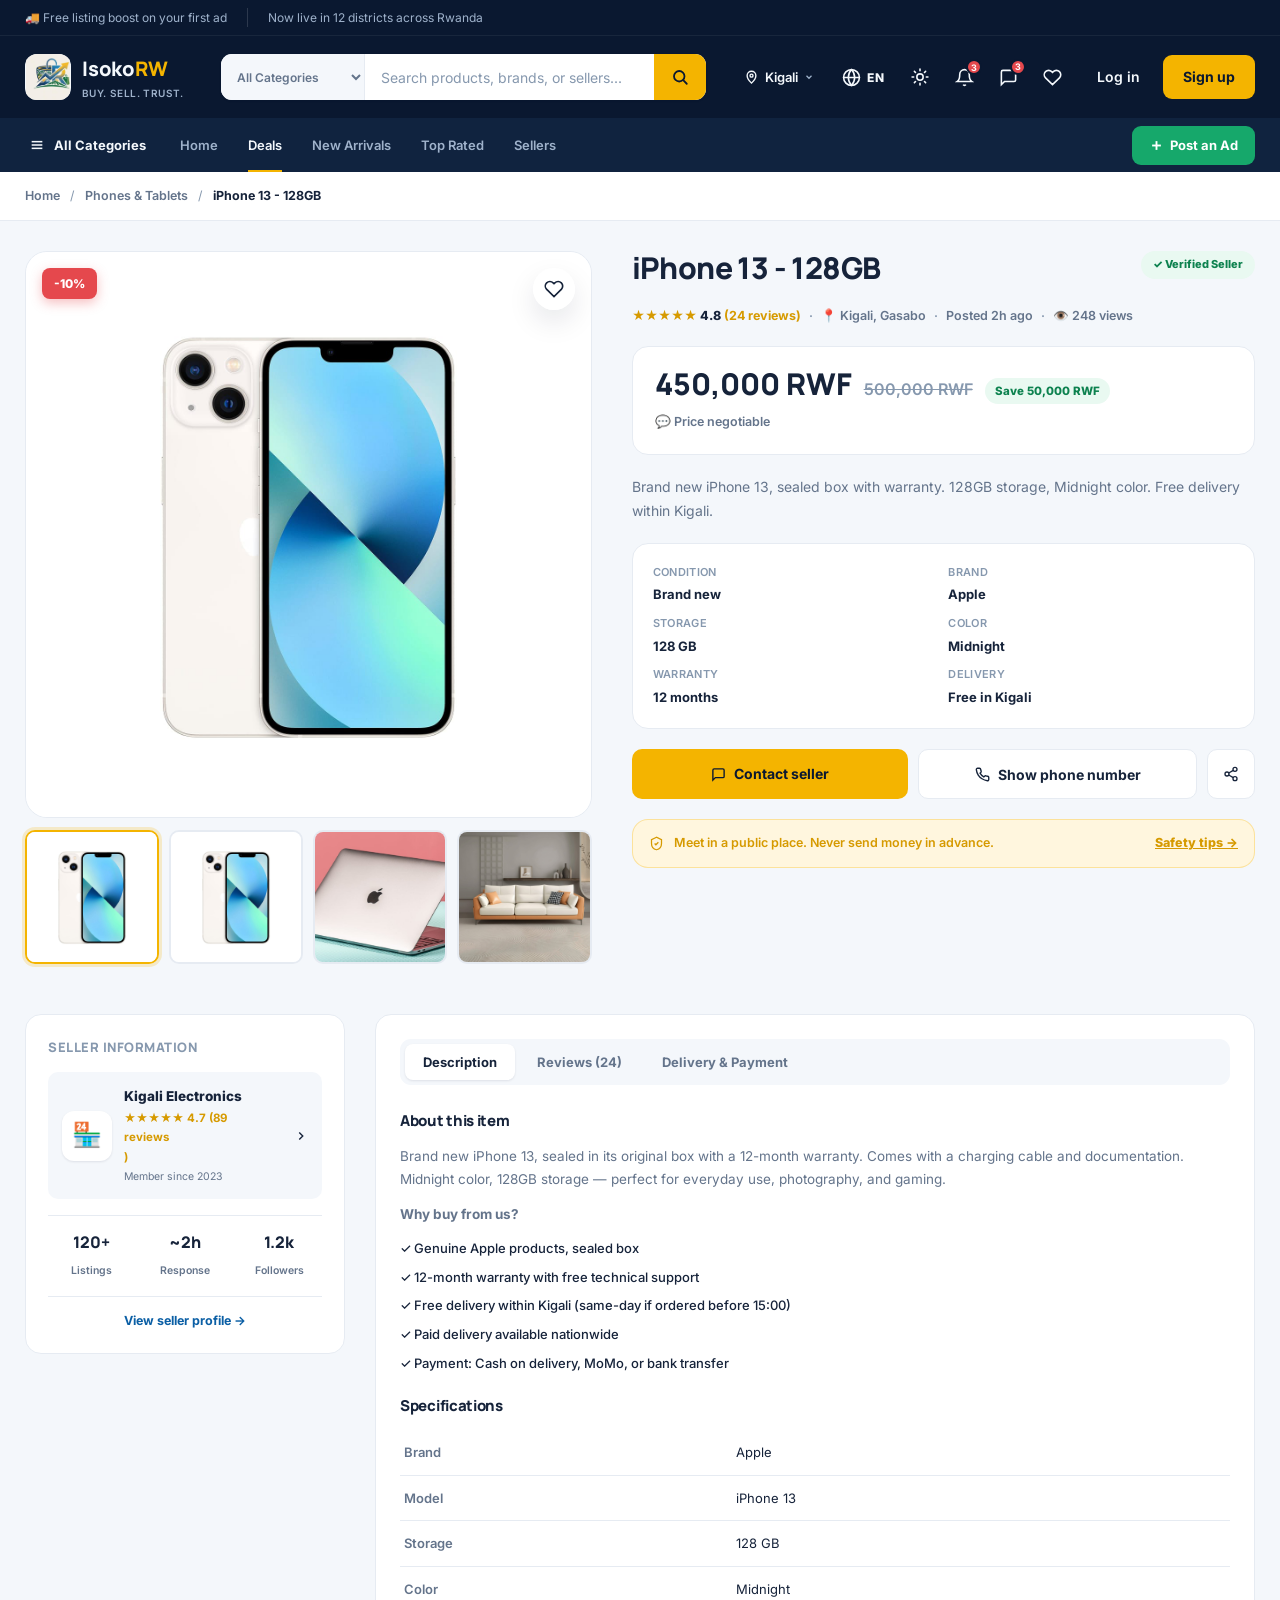
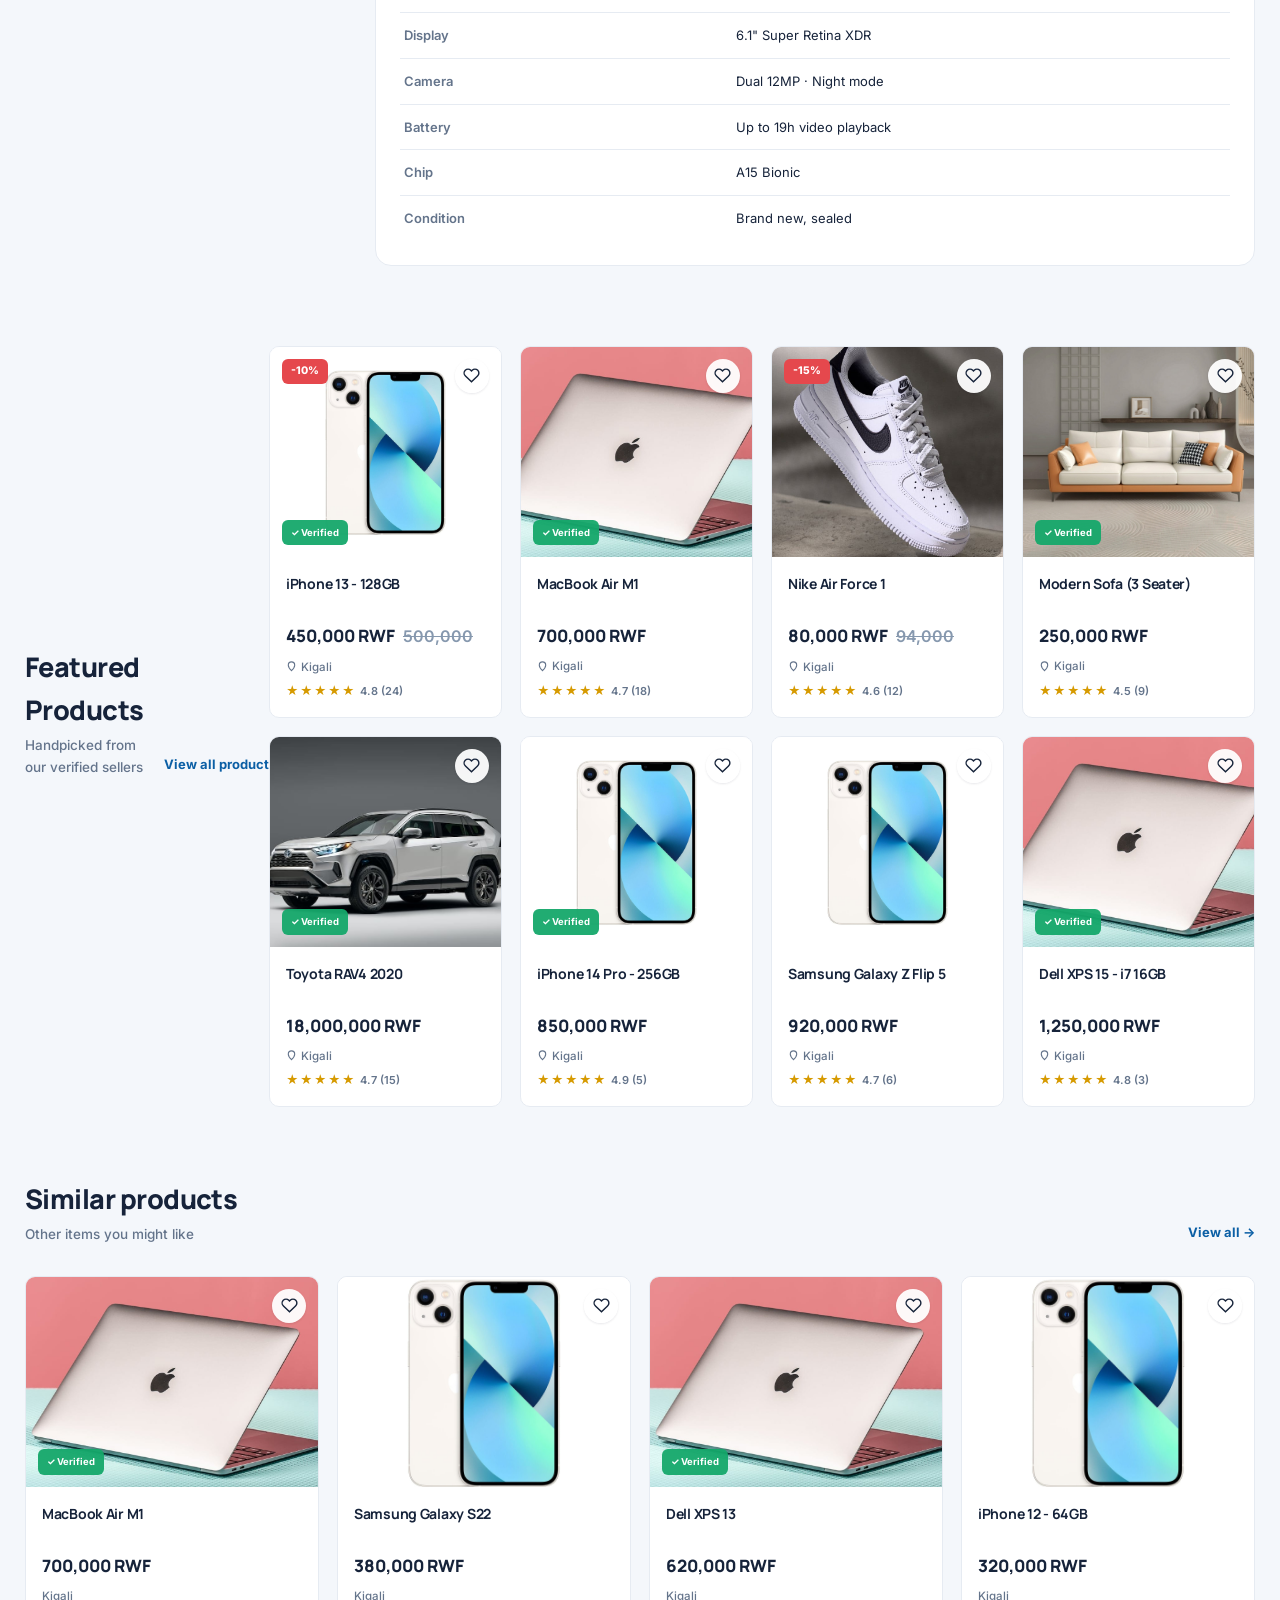
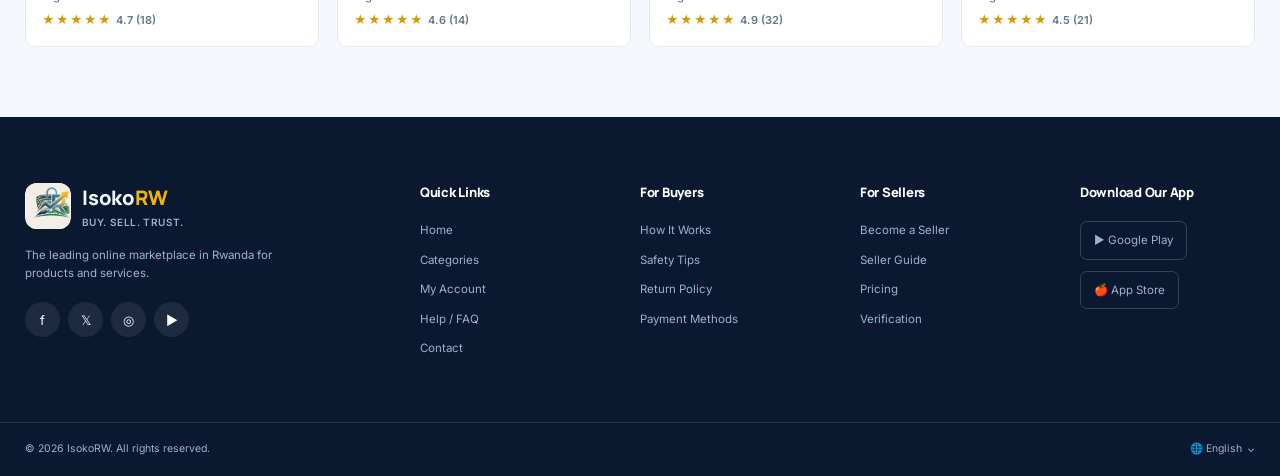
<file: pages/products.html>
<!DOCTYPE html>
<html lang="en">

<head>
    <meta charset="UTF-8">
    <meta name="viewport" content="width=device-width, initial-scale=1.0">

    <!-- Anti-cache -->
    <meta http-equiv="Cache-Control" content="no-cache, no-store, must-revalidate">
    <meta http-equiv="Pragma" content="no-cache">
    <meta http-equiv="Expires" content="0">

    <title>iPhone 13 - 128GB - IsokoRW</title>

    <link rel="preconnect" href="https://fonts.googleapis.com">
    <link rel="preconnect" href="https://fonts.gstatic.com" crossorigin>
    <link href="https://fonts.googleapis.com/css2?family=Manrope:wght@500;700;800&family=Inter:wght@400;500;600;700&display=swap" rel="stylesheet">

    <link rel="stylesheet" href="../style.css">
</head>

<body>

    <!-- TOP BAR -->
    <div class="top-bar">
        <div class="top-bar-inner">
            <span data-i18n="top_bar_promo">🚚 Free listing boost on your first ad</span>
            <span class="top-bar-sep" data-i18n="top_bar_districts">Now live in 12 districts across Rwanda</span>
        </div>
    </div>


    <!-- HEADER -->
    <header class="header">

        <a href="../index.html" class="logo">
            <div class="logo-icon">
                <img src="../logo.jpeg" alt="IsokoRW Logo">
            </div>
            <div class="logo-text">
                <h2>Isoko<span>RW</span></h2>
                <span class="logo-tagline">Buy. Sell. Trust.</span>
            </div>
        </a>

        <div class="header-search">
            <select id="headerCategory" class="header-search-select">
                <option value="" data-i18n="all_categories">All categories</option>
                <option value="phones" data-i18n="cat_phones">Phones & Tablets</option>
                <option value="electronics" data-i18n="cat_electronics">Electronics</option>
                <option value="fashion" data-i18n="cat_fashion">Fashion</option>
                <option value="vehicles" data-i18n="cat_vehicles">Vehicles</option>
                <option value="real-estate" data-i18n="cat_real_estate">Real Estate</option>
                <option value="home" data-i18n="cat_home">Home & Living</option>
                <option value="gaming" data-i18n="cat_gaming">Gaming</option>
                <option value="books" data-i18n="cat_books">Books</option>
                <option value="beauty" data-i18n="cat_beauty">Beauty</option>
                <option value="services" data-i18n="cat_services">Services</option>
            </select>

            <input type="text" placeholder="Search products, brands, or sellers..." id="headerSearch" data-i18n-placeholder="search_placeholder">

            <button type="button" id="headerSearchButton" aria-label="Search">
                <svg width="18" height="18" viewBox="0 0 24 24" fill="none" stroke="currentColor" stroke-width="2.4" stroke-linecap="round"><circle cx="11" cy="11" r="7"/><line x1="21" y1="21" x2="16.65" y2="16.65"/></svg>
            </button>
        </div>

        <div class="header-actions">
            <div class="location" title="Delivery location">
                <svg width="15" height="15" viewBox="0 0 24 24" fill="none" stroke="currentColor" stroke-width="2.2"><path d="M12 21s7-7.1 7-12a7 7 0 1 0-14 0c0 4.9 7 12 7 12Z"/><circle cx="12" cy="9" r="2.4"/></svg>
                <span data-i18n="location">Kigali</span>
                <svg class="chev" width="10" height="10" viewBox="0 0 24 24" fill="none" stroke="currentColor" stroke-width="3"><path d="m6 9 6 6 6-6"/></svg>
            </div>

            <!-- Sélecteur de langue -->
            <div class="lang-switcher" id="langSwitcher">
                <button class="icon-button lang-btn" id="langBtn" title="Change language" aria-label="Change language">
                    <svg width="19" height="19" viewBox="0 0 24 24" fill="none" stroke="currentColor" stroke-width="2" stroke-linecap="round" stroke-linejoin="round">
                        <circle cx="12" cy="12" r="10"/>
                        <line x1="2" y1="12" x2="22" y2="12"/>
                        <path d="M12 2a15.3 15.3 0 0 1 4 10 15.3 15.3 0 0 1-4 10 15.3 15.3 0 0 1-4-10 15.3 15.3 0 0 1 4-10z"/>
                    </svg>
                    <span class="lang-current" id="langCurrent">EN</span>
                </button>

                <div class="lang-dropdown" id="langDropdown">
                    <button class="lang-option active" data-lang="en">
                        <span class="lang-flag">🇬🇧</span>
                        <div>
                            <strong>English</strong>
                            <small>English</small>
                        </div>
                        <span class="lang-check">✓</span>
                    </button>

                    <button class="lang-option" data-lang="rw">
                        <span class="lang-flag">🇷🇼</span>
                        <div>
                            <strong>Kinyarwanda</strong>
                            <small>Ikinyarwanda</small>
                        </div>
                        <span class="lang-check">✓</span>
                    </button>

                    <button class="lang-option" data-lang="fr">
                        <span class="lang-flag">🇫🇷</span>
                        <div>
                            <strong>Français</strong>
                            <small>French</small>
                        </div>
                        <span class="lang-check">✓</span>
                    </button>
                </div>
            </div>

            <!-- Bouton Dark Mode -->
            <button class="icon-button theme-toggle" id="themeToggle" title="Toggle theme" aria-label="Toggle dark mode">
                <svg class="icon-sun" width="19" height="19" viewBox="0 0 24 24" fill="none" stroke="currentColor" stroke-width="2" stroke-linecap="round" stroke-linejoin="round">
                    <circle cx="12" cy="12" r="4"/>
                    <path d="M12 2v2M12 20v2M4.93 4.93l1.41 1.41M17.66 17.66l1.41 1.41M2 12h2M20 12h2M6.34 17.66l-1.41 1.41M19.07 4.93l-1.41 1.41"/>
                </svg>
                <svg class="icon-moon" width="19" height="19" viewBox="0 0 24 24" fill="none" stroke="currentColor" stroke-width="2" stroke-linecap="round" stroke-linejoin="round">
                    <path d="M21 12.79A9 9 0 1 1 11.21 3 7 7 0 0 0 21 12.79z"/>
                </svg>
            </button>

            <button class="icon-button" title="Notifications">
                <svg width="19" height="19" viewBox="0 0 24 24" fill="none" stroke="currentColor" stroke-width="2"><path d="M18 8a6 6 0 0 0-12 0c0 7-3 9-3 9h18s-3-2-3-9"/><path d="M13.7 21a2 2 0 0 1-3.4 0"/></svg>
                <span class="notification-badge">3</span>
            </button>

            <a href="messages.html" class="icon-button" title="Messages">
                <svg width="19" height="19" viewBox="0 0 24 24" fill="none" stroke="currentColor" stroke-width="2"><path d="M21 15a2 2 0 0 1-2 2H7l-4 4V5a2 2 0 0 1 2-2h14a2 2 0 0 1 2 2Z"/></svg>
                <span class="notification-badge">3</span>
            </a>

            <button class="icon-button" title="Favorites">
                <svg width="19" height="19" viewBox="0 0 24 24" fill="none" stroke="currentColor" stroke-width="2"><path d="M20.8 4.6a5.5 5.5 0 0 0-7.8 0L12 5.6l-1-1a5.5 5.5 0 0 0-7.8 7.8l1 1L12 21l7.8-7.6 1-1a5.5 5.5 0 0 0 0-7.8Z"/></svg>
            </button>

            <a href="login.html" class="login-button" data-i18n="login">Log in</a>
            <a href="register.html" class="signup-button" data-i18n="signup">Sign up</a>
        </div>

    </header>


    <!-- NAVIGATION -->
    <nav class="navigation">

        <button class="all-categories" id="allCategoriesToggle">
            <svg width="16" height="16" viewBox="0 0 24 24" fill="none" stroke="currentColor" stroke-width="2.3"><line x1="4" y1="7" x2="20" y2="7"/><line x1="4" y1="12" x2="20" y2="12"/><line x1="4" y1="17" x2="20" y2="17"/></svg>
            <span data-i18n="all_categories">All Categories</span>
        </button>

        <div class="nav-links">
            <a href="../index.html" data-i18n="home">Home</a>
            <a href="products.html" class="active" data-i18n="deals">Deals</a>
            <a href="new-arrivals.html" data-i18n="new_arrivals">New Arrivals</a>
            <a href="top-rated.html" data-i18n="top_rated">Top Rated</a>
            <a href="seller.html" data-i18n="sellers">Sellers</a>
        </div>

        <a href="post-ad.html" class="post-ad-button">
            <svg width="15" height="15" viewBox="0 0 24 24" fill="none" stroke="currentColor" stroke-width="3"><line x1="12" y1="5" x2="12" y2="19"/><line x1="5" y1="12" x2="19" y2="12"/></svg>
            <span data-i18n="post_ad">Post an Ad</span>
        </a>

    </nav>


    <!-- MEGA MENU -->
    <div class="mega-menu" id="megaMenu">
        <div class="mega-menu-inner">
            <div class="mega-menu-header">
                <h3 data-i18n="browse_categories">Browse all categories</h3>
                <button class="mega-menu-close" id="megaMenuClose" aria-label="Close">
                    <svg width="16" height="16" viewBox="0 0 24 24" fill="none" stroke="currentColor" stroke-width="2.4"><line x1="18" y1="6" x2="6" y2="18"/><line x1="6" y1="6" x2="18" y2="18"/></svg>
                </button>
            </div>

            <div class="mega-menu-grid">
                <a href="products.html" class="mega-cat"><div class="mega-cat-icon">📱</div><div class="mega-cat-info"><strong data-i18n="cat_phones">Phones & Tablets</strong><span data-i18n="ads_3200">3,200 ads</span></div></a>
                <a href="products.html" class="mega-cat"><div class="mega-cat-icon">💻</div><div class="mega-cat-info"><strong data-i18n="cat_electronics">Electronics</strong><span data-i18n="ads_2750">2,750 ads</span></div></a>
                <a href="products.html" class="mega-cat"><div class="mega-cat-icon">👕</div><div class="mega-cat-info"><strong data-i18n="cat_fashion">Fashion</strong><span data-i18n="ads_4100">4,100 ads</span></div></a>
                <a href="products.html" class="mega-cat"><div class="mega-cat-icon">🚗</div><div class="mega-cat-info"><strong data-i18n="cat_vehicles">Vehicles</strong><span data-i18n="ads_1380">1,380 ads</span></div></a>
                <a href="products.html" class="mega-cat"><div class="mega-cat-icon">🏠</div><div class="mega-cat-info"><strong data-i18n="cat_real_estate">Real Estate</strong><span data-i18n="ads_960">960 ads</span></div></a>
                <a href="products.html" class="mega-cat"><div class="mega-cat-icon">🛋️</div><div class="mega-cat-info"><strong data-i18n="cat_home">Home & Living</strong><span data-i18n="ads_1540">1,540 ads</span></div></a>
                <a href="products.html" class="mega-cat"><div class="mega-cat-icon">🎮</div><div class="mega-cat-info"><strong data-i18n="cat_gaming">Gaming</strong><span data-i18n="ads_880">880 ads</span></div></a>
                <a href="products.html" class="mega-cat"><div class="mega-cat-icon">📚</div><div class="mega-cat-info"><strong data-i18n="cat_books">Books</strong><span data-i18n="ads_410">410 ads</span></div></a>
                <a href="products.html" class="mega-cat"><div class="mega-cat-icon">💄</div><div class="mega-cat-info"><strong data-i18n="cat_beauty">Beauty</strong><span data-i18n="ads_720">720 ads</span></div></a>
                <a href="products.html" class="mega-cat"><div class="mega-cat-icon">🔧</div><div class="mega-cat-info"><strong data-i18n="cat_services">Services</strong><span data-i18n="ads_1050">1,050 ads</span></div></a>
            </div>

            <div class="mega-menu-footer">
                <a href="categories.html" class="mega-menu-all" data-i18n="view_all_categories">View all categories →</a>
            </div>
        </div>
    </div>

    <div class="mega-menu-overlay" id="megaMenuOverlay"></div>


    <!-- BREADCRUMB -->
    <div class="breadcrumb-bar">
        <div class="breadcrumb-inner">
            <a href="../index.html" data-i18n="home">Home</a>
            <span class="breadcrumb-sep">/</span>
            <a href="products.html" data-i18n="cat_phones">Phones & Tablets</a>
            <span class="breadcrumb-sep">/</span>
            <span class="breadcrumb-current">iPhone 13 - 128GB</span>
        </div>
    </div>


    <!-- PRODUCT DETAIL PAGE -->
    <main class="product-detail">

        <div class="product-detail-inner">

            <section class="product-gallery">

                <div class="product-gallery-main">
                    <img id="mainImage" src="../iphone.jpg" alt="iPhone 13 - 128GB">
                    <button class="product-gallery-fav" aria-label="Add to favorites" data-fav-id="1">
                        <svg width="20" height="20" viewBox="0 0 24 24" fill="none" stroke="currentColor" stroke-width="2"><path d="M20.8 4.6a5.5 5.5 0 0 0-7.8 0L12 5.6l-1-1a5.5 5.5 0 0 0-7.8 7.8l1 1L12 21l7.8-7.6 1-1a5.5 5.5 0 0 0 0-7.8Z"/></svg>
                    </button>
                    <span class="product-gallery-badge">-10%</span>
                </div>

                <div class="product-gallery-thumbs">
                    <button class="thumb active" data-img="../iphone.jpg"><img src="../iphone.jpg" alt=""></button>
                    <button class="thumb" data-img="../iphone.jpg"><img src="../iphone.jpg" alt=""></button>
                    <button class="thumb" data-img="../macbook.jpeg"><img src="../macbook.jpeg" alt=""></button>
                    <button class="thumb" data-img="../sofa.jpeg"><img src="../sofa.jpeg" alt=""></button>
                </div>

            </section>


            <section class="product-info-detail">

                <div class="product-title-row">
                    <h1>iPhone 13 - 128GB</h1>
                    <span class="verified-pill" data-i18n="product_verified_seller">✓ Verified Seller</span>
                </div>

                <div class="product-meta">
                    <span class="product-meta-rating">★★★★★ <strong>4.8</strong> (24 <span data-i18n="product_reviews_word">reviews</span>)</span>
                    <span class="product-meta-dot">·</span>
                    <span>📍 Kigali, Gasabo</span>
                    <span class="product-meta-dot">·</span>
                    <span data-i18n="posted_2h">Posted 2h ago</span>
                    <span class="product-meta-dot">·</span>
                    <span>👁️ 248 <span data-i18n="product_views_word">views</span></span>
                </div>

                <div class="product-price-block">
                    <div class="product-price-main">
                        <strong>450,000 RWF</strong>
                        <span class="product-price-old">500,000 RWF</span>
                        <span class="product-price-save" data-i18n="product_save">Save 50,000 RWF</span>
                    </div>
                    <p class="product-price-note" data-i18n="product_negotiable">💬 Price negotiable</p>
                </div>

                <p class="product-short-desc" data-i18n="product_short_desc">
                    Brand new iPhone 13, sealed box with warranty. 128GB storage,
                    Midnight color. Free delivery within Kigali.
                </p>

                <div class="product-features">
                    <div class="product-feature">
                        <span class="product-feature-label" data-i18n="product_condition">Condition</span>
                        <span class="product-feature-value" data-i18n="post_cond_new">Brand new</span>
                    </div>
                    <div class="product-feature">
                        <span class="product-feature-label" data-i18n="product_brand">Brand</span>
                        <span class="product-feature-value">Apple</span>
                    </div>
                    <div class="product-feature">
                        <span class="product-feature-label" data-i18n="product_storage">Storage</span>
                        <span class="product-feature-value">128 GB</span>
                    </div>
                    <div class="product-feature">
                        <span class="product-feature-label" data-i18n="product_color">Color</span>
                        <span class="product-feature-value">Midnight</span>
                    </div>
                    <div class="product-feature">
                        <span class="product-feature-label" data-i18n="product_warranty">Warranty</span>
                        <span class="product-feature-value" data-i18n="product_warranty_value">12 months</span>
                    </div>
                    <div class="product-feature">
                        <span class="product-feature-label" data-i18n="product_delivery">Delivery</span>
                        <span class="product-feature-value" data-i18n="product_delivery_value">Free in Kigali</span>
                    </div>
                </div>

                <div class="product-actions">
                    <a href="messages.html" class="product-btn product-btn-primary">
                        <svg width="15" height="15" viewBox="0 0 24 24" fill="none" stroke="currentColor" stroke-width="2.2"><path d="M21 15a2 2 0 0 1-2 2H7l-4 4V5a2 2 0 0 1 2-2h14a2 2 0 0 1 2 2Z"/></svg>
                        <span data-i18n="product_contact_seller">Contact seller</span>
                    </a>
                    <button class="product-btn product-btn-secondary" id="showPhoneBtn">
                        <svg width="15" height="15" viewBox="0 0 24 24" fill="none" stroke="currentColor" stroke-width="2.2"><path d="M22 16.92v3a2 2 0 0 1-2.18 2 19.79 19.79 0 0 1-8.63-3.07 19.5 19.5 0 0 1-6-6 19.79 19.79 0 0 1-3.07-8.67A2 2 0 0 1 4.11 2h3a2 2 0 0 1 2 1.72 12.84 12.84 0 0 0 .7 2.81 2 2 0 0 1-.45 2.11L8.09 9.91a16 16 0 0 0 6 6l1.27-1.27a2 2 0 0 1 2.11-.45 12.84 12.84 0 0 0 2.81.7A2 2 0 0 1 22 16.92Z"/></svg>
                        <span data-i18n="product_show_phone">Show phone number</span>
                    </button>

                    <button class="product-btn product-btn-icon" id="shareBtn" aria-label="Share">
                        <svg width="16" height="16" viewBox="0 0 24 24" fill="none" stroke="currentColor" stroke-width="2"><circle cx="18" cy="5" r="3"/><circle cx="6" cy="12" r="3"/><circle cx="18" cy="19" r="3"/><line x1="8.59" y1="13.51" x2="15.42" y2="17.49"/><line x1="15.41" y1="6.51" x2="8.59" y2="10.49"/></svg>
                    </button>
                </div>

                <div class="product-safety">
                    <svg width="15" height="15" viewBox="0 0 24 24" fill="none" stroke="currentColor" stroke-width="2"><path d="M12 2 4 6v6c0 5 3.5 9 8 10 4.5-1 8-5 8-10V6l-8-4Z"/><polyline points="9 12 11 14 15 10"/></svg>
                    <span data-i18n="product_safety">Meet in a public place. Never send money in advance.</span>
                    <a href="help.html" data-i18n="product_safety_tips">Safety tips →</a>
                </div>

            </section>

        </div>


        <div class="product-detail-secondary">

            <aside class="product-seller-card">

                <h3 data-i18n="product_seller_info">Seller information</h3>

                <a href="seller.html" class="product-seller-link">

                    <div class="product-seller-avatar">🏪</div>

                    <div class="product-seller-info">
                        <strong>Kigali Electronics</strong>
                        <span>★★★★★ 4.7 (89 <span data-i18n="product_reviews_word">reviews</span>)</span>
                        <small data-i18n="product_member_since">Member since 2023</small>
                    </div>

                    <svg width="14" height="14" viewBox="0 0 24 24" fill="none" stroke="currentColor" stroke-width="2.4"><polyline points="9 18 15 12 9 6"/></svg>

                </a>

                <div class="product-seller-stats">
                    <div>
                        <strong>120+</strong>
                        <span data-i18n="product_listings">Listings</span>
                    </div>
                    <div>
                        <strong>~2h</strong>
                        <span data-i18n="product_response">Response</span>
                    </div>
                    <div>
                        <strong>1.2k</strong>
                        <span data-i18n="product_followers">Followers</span>
                    </div>
                </div>

                <a href="seller.html" class="product-seller-view" data-i18n="product_view_seller">View seller profile →</a>

            </aside>


            <section class="product-description">

                <div class="product-tabs">
                    <button class="product-tab active" data-tab="description" data-i18n="product_tab_desc">Description</button>
                    <button class="product-tab" data-tab="reviews"><span data-i18n="product_tab_reviews">Reviews</span> (24)</button>
                    <button class="product-tab" data-tab="delivery" data-i18n="product_tab_delivery">Delivery & Payment</button>
                </div>


                <div class="product-tab-panel active" data-panel="description">

                    <h3 data-i18n="product_about">About this item</h3>

                    <p data-i18n="product_desc_1">
                        Brand new iPhone 13, sealed in its original box with a 12-month
                        warranty. Comes with a charging cable and documentation. Midnight
                        color, 128GB storage — perfect for everyday use, photography,
                        and gaming.
                    </p>

                    <p>
                        <strong data-i18n="product_why_buy">Why buy from us?</strong>
                    </p>

                    <ul class="product-description-list">
                        <li data-i18n="product_bullet_1">✓ Genuine Apple products, sealed box</li>
                        <li data-i18n="product_bullet_2">✓ 12-month warranty with free technical support</li>
                        <li data-i18n="product_bullet_3">✓ Free delivery within Kigali (same-day if ordered before 15:00)</li>
                        <li data-i18n="product_bullet_4">✓ Paid delivery available nationwide</li>
                        <li data-i18n="product_bullet_5">✓ Payment: Cash on delivery, MoMo, or bank transfer</li>
                    </ul>

                    <h3 data-i18n="product_specs_title">Specifications</h3>

                    <table class="product-specs">
                        <tr><td data-i18n="product_brand">Brand</td><td>Apple</td></tr>
                        <tr><td data-i18n="product_model">Model</td><td>iPhone 13</td></tr>
                        <tr><td data-i18n="product_storage">Storage</td><td>128 GB</td></tr>
                        <tr><td data-i18n="product_color">Color</td><td>Midnight</td></tr>
                        <tr><td data-i18n="product_display">Display</td><td>6.1" Super Retina XDR</td></tr>
                        <tr><td data-i18n="product_camera">Camera</td><td>Dual 12MP · Night mode</td></tr>
                        <tr><td data-i18n="product_battery">Battery</td><td>Up to 19h video playback</td></tr>
                        <tr><td data-i18n="product_chip">Chip</td><td>A15 Bionic</td></tr>
                        <tr><td data-i18n="product_condition">Condition</td><td data-i18n="product_cond_value">Brand new, sealed</td></tr>
                    </table>

                </div>


                <div class="product-tab-panel" data-panel="reviews">

                    <div class="product-reviews-summary">
                        <div class="product-reviews-big">
                            <strong>4.8</strong>
                            <span class="product-reviews-stars">★★★★★</span>
                            <small>24 <span data-i18n="product_reviews_word">reviews</span></small>
                        </div>
                        <div class="product-reviews-bars">
                            <div><span>5★</span><div class="bar"><div style="width: 82%"></div></div><span>20</span></div>
                            <div><span>4★</span><div class="bar"><div style="width: 12%"></div></div><span>3</span></div>
                            <div><span>3★</span><div class="bar"><div style="width: 4%"></div></div><span>1</span></div>
                            <div><span>2★</span><div class="bar"></div><span>0</span></div>
                            <div><span>1★</span><div class="bar"></div><span>0</span></div>
                        </div>
                    </div>

                    <div class="product-reviews-list">

                        <article class="product-review">
                            <div class="product-review-head">
                                <div class="product-review-avatar">A</div>
                                <div>
                                    <strong>Aline U.</strong>
                                    <span>★★★★★ · <span data-i18n="time_2weeks_ago">2 weeks ago</span></span>
                                </div>
                            </div>
                            <p data-i18n="product_review_1">Very fast delivery and the phone was exactly as described. Highly recommend!</p>
                        </article>

                        <article class="product-review">
                            <div class="product-review-head">
                                <div class="product-review-avatar">J</div>
                                <div>
                                    <strong>Jean P.</strong>
                                    <span>★★★★★ · <span data-i18n="time_1month_ago">1 month ago</span></span>
                                </div>
                            </div>
                            <p data-i18n="product_review_2">Great seller, phone works perfectly and came with warranty as promised.</p>
                        </article>

                        <article class="product-review">
                            <div class="product-review-head">
                                <div class="product-review-avatar">M</div>
                                <div>
                                    <strong>Marie K.</strong>
                                    <span>★★★★☆ · <span data-i18n="time_1month_ago">1 month ago</span></span>
                                </div>
                            </div>
                            <p data-i18n="product_review_3">Good product, delivery took a bit longer than expected.</p>
                        </article>

                    </div>

                </div>


                <div class="product-tab-panel" data-panel="delivery">

                    <div class="product-delivery-grid">

                        <div class="product-delivery-card">
                            <div class="product-delivery-icon">🚚</div>
                            <h4 data-i18n="product_delivery_title">Delivery</h4>
                            <p data-i18n="product_delivery_desc">Free within Kigali (same-day). Paid delivery to other provinces (1–3 days).</p>
                        </div>

                        <div class="product-delivery-card">
                            <div class="product-delivery-icon">💳</div>
                            <h4 data-i18n="product_payment_title">Payment</h4>
                            <p data-i18n="product_payment_desc">Cash on delivery · MoMo · Bank transfer. Discuss with the seller before meeting.</p>
                        </div>

                        <div class="product-delivery-card">
                            <div class="product-delivery-icon">↩️</div>
                            <h4 data-i18n="product_returns_title">Returns</h4>
                            <p data-i18n="product_returns_desc">Return accepted within 3 days if the item is not as described and unused.</p>
                        </div>

                        <div class="product-delivery-card">
                            <div class="product-delivery-icon">🛡️</div>
                            <h4 data-i18n="product_warranty_title">Warranty</h4>
                            <p data-i18n="product_warranty_desc">12-month warranty covers manufacturing defects. Keep your receipt.</p>
                        </div>

                    </div>

                </div>

            </section>

        </div>


        <!-- =====================================================
             GRILLE PRODUITS DYNAMIQUE (remplie par app.js)
        ====================================================== -->

        <section class="products-section" id="productsSection" style="max-width: var(--container); margin: auto; padding: 40px 25px;">

            <div class="section-header">
                <div>
                    <h2 data-i18n="featured_products">Featured Products</h2>
                    <p class="section-subtitle" data-i18n="featured_products_sub">Handpicked from our verified sellers</p>
                </div>
                <a href="products.html" data-i18n="view_all_products">View all products →</a>
            </div>

            <div class="products-grid-view" id="productsGrid">
                <!-- Rempli dynamiquement par app.js -->
            </div>

        </section>


        <section class="product-related">

            <div class="section-header">
                <div>
                    <h2 data-i18n="product_related_title">Similar products</h2>
                    <p class="section-subtitle" data-i18n="product_related_sub">Other items you might like</p>
                </div>
                <a href="products.html" data-i18n="product_view_all">View all →</a>
            </div>

            <div class="product-related-grid">

                <article class="product-card">
                    <div class="product-image">
                        <img src="../macbook.jpeg" alt="MacBook Air M1">
                        <button class="favorite-button" aria-label="Add to favorites" data-fav-id="2">
                            <svg width="17" height="17" viewBox="0 0 24 24" fill="none" stroke="currentColor" stroke-width="2"><path d="M20.8 4.6a5.5 5.5 0 0 0-7.8 0L12 5.6l-1-1a5.5 5.5 0 0 0-7.8 7.8l1 1L12 21l7.8-7.6 1-1a5.5 5.5 0 0 0 0-7.8Z"/></svg>
                        </button>
                        <span class="verified-label" data-i18n="verified">✓ Verified</span>
                    </div>
                    <div class="product-info">
                        <h3>MacBook Air M1</h3>
                        <div class="price-row"><strong class="product-price">700,000 RWF</strong></div>
                        <p class="product-location" data-i18n="location">Kigali</p>
                        <p class="product-rating">★★★★★ <span>4.7 (18)</span></p>
                    </div>
                </article>

                <article class="product-card">
                    <div class="product-image">
                        <img src="../iphone.jpg" alt="Samsung Galaxy S22">
                        <button class="favorite-button" aria-label="Add to favorites" data-fav-id="7">
                            <svg width="17" height="17" viewBox="0 0 24 24" fill="none" stroke="currentColor" stroke-width="2"><path d="M20.8 4.6a5.5 5.5 0 0 0-7.8 0L12 5.6l-1-1a5.5 5.5 0 0 0-7.8 7.8l1 1L12 21l7.8-7.6 1-1a5.5 5.5 0 0 0 0-7.8Z"/></svg>
                        </button>
                    </div>
                    <div class="product-info">
                        <h3>Samsung Galaxy S22</h3>
                        <div class="price-row"><strong class="product-price">380,000 RWF</strong></div>
                        <p class="product-location" data-i18n="location">Kigali</p>
                        <p class="product-rating">★★★★★ <span>4.6 (14)</span></p>
                    </div>
                </article>

                <article class="product-card">
                    <div class="product-image">
                        <img src="../macbook.jpeg" alt="Dell XPS 13">
                        <button class="favorite-button" aria-label="Add to favorites" data-fav-id="8">
                            <svg width="17" height="17" viewBox="0 0 24 24" fill="none" stroke="currentColor" stroke-width="2"><path d="M20.8 4.6a5.5 5.5 0 0 0-7.8 0L12 5.6l-1-1a5.5 5.5 0 0 0-7.8 7.8l1 1L12 21l7.8-7.6 1-1a5.5 5.5 0 0 0 0-7.8Z"/></svg>
                        </button>
                        <span class="verified-label" data-i18n="verified">✓ Verified</span>
                    </div>
                    <div class="product-info">
                        <h3>Dell XPS 13</h3>
                        <div class="price-row"><strong class="product-price">620,000 RWF</strong></div>
                        <p class="product-location" data-i18n="location">Kigali</p>
                        <p class="product-rating">★★★★★ <span>4.9 (32)</span></p>
                    </div>
                </article>

                <article class="product-card">
                    <div class="product-image">
                        <img src="../iphone.jpg" alt="iPhone 12">
                        <button class="favorite-button" aria-label="Add to favorites" data-fav-id="1">
                            <svg width="17" height="17" viewBox="0 0 24 24" fill="none" stroke="currentColor" stroke-width="2"><path d="M20.8 4.6a5.5 5.5 0 0 0-7.8 0L12 5.6l-1-1a5.5 5.5 0 0 0-7.8 7.8l1 1L12 21l7.8-7.6 1-1a5.5 5.5 0 0 0 0-7.8Z"/></svg>
                        </button>
                    </div>
                    <div class="product-info">
                        <h3>iPhone 12 - 64GB</h3>
                        <div class="price-row"><strong class="product-price">320,000 RWF</strong></div>
                        <p class="product-location" data-i18n="location">Kigali</p>
                        <p class="product-rating">★★★★★ <span>4.5 (21)</span></p>
                    </div>
                </article>

            </div>

        </section>

    </main>


    <!-- FOOTER -->
    <footer class="footer">

        <div class="footer-container">

            <div class="footer-brand">
                <a href="../index.html" class="footer-logo">
                    <div class="footer-logo-icon">
                        <img src="../logo.jpeg" alt="IsokoRW Logo">
                    </div>
                    <div class="footer-logo-text">
                        <h2>Isoko<span>RW</span></h2>
                        <span class="footer-logo-tagline">Buy. Sell. Trust.</span>
                    </div>
                </a>
                <p data-i18n="footer_description">The leading online marketplace in Rwanda for products and services.</p>
                <div class="social-links">
                    <a href="#" aria-label="Facebook">f</a>
                    <a href="#" aria-label="X">𝕏</a>
                    <a href="#" aria-label="Instagram">◎</a>
                    <a href="#" aria-label="YouTube">▶</a>
                </div>
            </div>

            <div class="footer-column">
                <h3 data-i18n="quick_links">Quick Links</h3>
                <a href="../index.html" data-i18n="home">Home</a>
                <a href="categories.html" data-i18n="categories">Categories</a>
                <a href="account.html" data-i18n="my_account">My Account</a>
                <a href="help.html" data-i18n="help_faq">Help / FAQ</a>
                <a href="help.html" data-i18n="contact">Contact</a>
            </div>

            <div class="footer-column">
                <h3 data-i18n="for_buyers">For Buyers</h3>
                <a href="help.html" data-i18n="how_it_works">How It Works</a>
                <a href="help.html" data-i18n="safety_tips">Safety Tips</a>
                <a href="help.html" data-i18n="return_policy">Return Policy</a>
                <a href="help.html" data-i18n="payment_methods">Payment Methods</a>
            </div>

            <div class="footer-column">
                <h3 data-i18n="for_sellers">For Sellers</h3>
                <a href="post-ad.html" data-i18n="become_seller">Become a Seller</a>
                <a href="help.html" data-i18n="seller_guide">Seller Guide</a>
                <a href="help.html" data-i18n="pricing">Pricing</a>
                <a href="verification.html" data-i18n="verification">Verification</a>
            </div>

            <div class="footer-column">
                <h3 data-i18n="download_app">Download Our App</h3>
                <a href="#" class="app-button">▶ Google Play</a>
                <a href="#" class="app-button">🍎 App Store</a>
            </div>

        </div>

        <div class="footer-bottom">
            <p data-i18n="copyright">© 2026 IsokoRW. All rights reserved.</p>
            <div class="language">
                🌐 English
                <span>⌄</span>
            </div>
        </div>

    </footer>


    <!-- BACK TO TOP + SCROLL PROGRESS -->
    <div class="scroll-progress" id="scrollProgress"></div>

    <button class="back-to-top" id="backToTop" aria-label="Back to top" title="Back to top">
        <svg width="20" height="20" viewBox="0 0 24 24" fill="none" stroke="currentColor" stroke-width="2.6" stroke-linecap="round" stroke-linejoin="round">
            <line x1="12" y1="19" x2="12" y2="5"/>
            <polyline points="5 12 12 5 19 12"/>
        </svg>
    </button>


    <!-- SCRIPTS -->
    <script src="../data.js"></script>
    <script src="../translations.js"></script>
    <script src="../app.js"></script>
    <script src="../script.js"></script>

    <script>
        /* ============ GALERIE PHOTOS ============ */
        const mainImage = document.getElementById("mainImage");
        const thumbs = document.querySelectorAll(".thumb");

        thumbs.forEach(thumb => {
            thumb.addEventListener("click", () => {
                thumbs.forEach(t => t.classList.remove("active"));
                thumb.classList.add("active");
                const newSrc = thumb.getAttribute("data-img");
                if (mainImage && newSrc) mainImage.src = newSrc;
            });
        });

        /* ============ TABS ============ */
        const productTabs = document.querySelectorAll(".product-tab");
        const productPanels = document.querySelectorAll(".product-tab-panel");

        productTabs.forEach(tab => {
            tab.addEventListener("click", () => {
                productTabs.forEach(t => t.classList.remove("active"));
                tab.classList.add("active");
                const target = tab.getAttribute("data-tab");
                productPanels.forEach(p => {
                    p.classList.toggle("active", p.getAttribute("data-panel") === target);
                });
            });
        });

        /* ============ BOUTON SHOW PHONE ============ */
        const showPhoneBtn = document.getElementById("showPhoneBtn");

        if (showPhoneBtn) {
            showPhoneBtn.addEventListener("click", () => {
                showPhoneBtn.innerHTML = `
                    <svg width="15" height="15" viewBox="0 0 24 24" fill="none" stroke="currentColor" stroke-width="2.2"><path d="M22 16.92v3a2 2 0 0 1-2.18 2 19.79 19.79 0 0 1-8.63-3.07 19.5 19.5 0 0 1-6-6 19.79 19.79 0 0 1-3.07-8.67A2 2 0 0 1 4.11 2h3a2 2 0 0 1 2 1.72 12.84 12.84 0 0 0 .7 2.81 2 2 0 0 1-.45 2.11L8.09 9.91a16 16 0 0 0 6 6l1.27-1.27a2 2 0 0 1 2.11-.45 12.84 12.84 0 0 0 2.81.7A2 2 0 0 1 22 16.92Z"/></svg>
                    +250 788 123 456
                `;
                showPhoneBtn.classList.add("revealed");
            });
        }

        /* ============ BOUTON SHARE ============ */
        document.getElementById("shareBtn")?.addEventListener("click", async () => {
            const shareData = {
                title: "iPhone 13 - 128GB",
                text: "Check out this item on IsokoRW",
                url: window.location.href
            };

            try {
                if (navigator.share) {
                    await navigator.share(shareData);
                } else {
                    await navigator.clipboard.writeText(window.location.href);
                    alert("🔗 Link copied to clipboard!");
                }
            } catch (err) {
                console.log("Share cancelled");
            }
        });

        /* ============ GRILLE PRODUITS DYNAMIQUE ============ */
        document.addEventListener("DOMContentLoaded", () => {

            if (typeof ISOKO !== "undefined") {
                ISOKO.renderProducts("productsGrid", { limit: 8 });
                ISOKO.markFavoritesAsActive();
                ISOKO.updateFavoritesCount();
            }

            if (typeof applyLanguage === "function") {
                const lang = localStorage.getItem("isokorw-lang") || "en";
                applyLanguage(lang);
            }
 
        });
    </script>

</body>

</html>
</file>
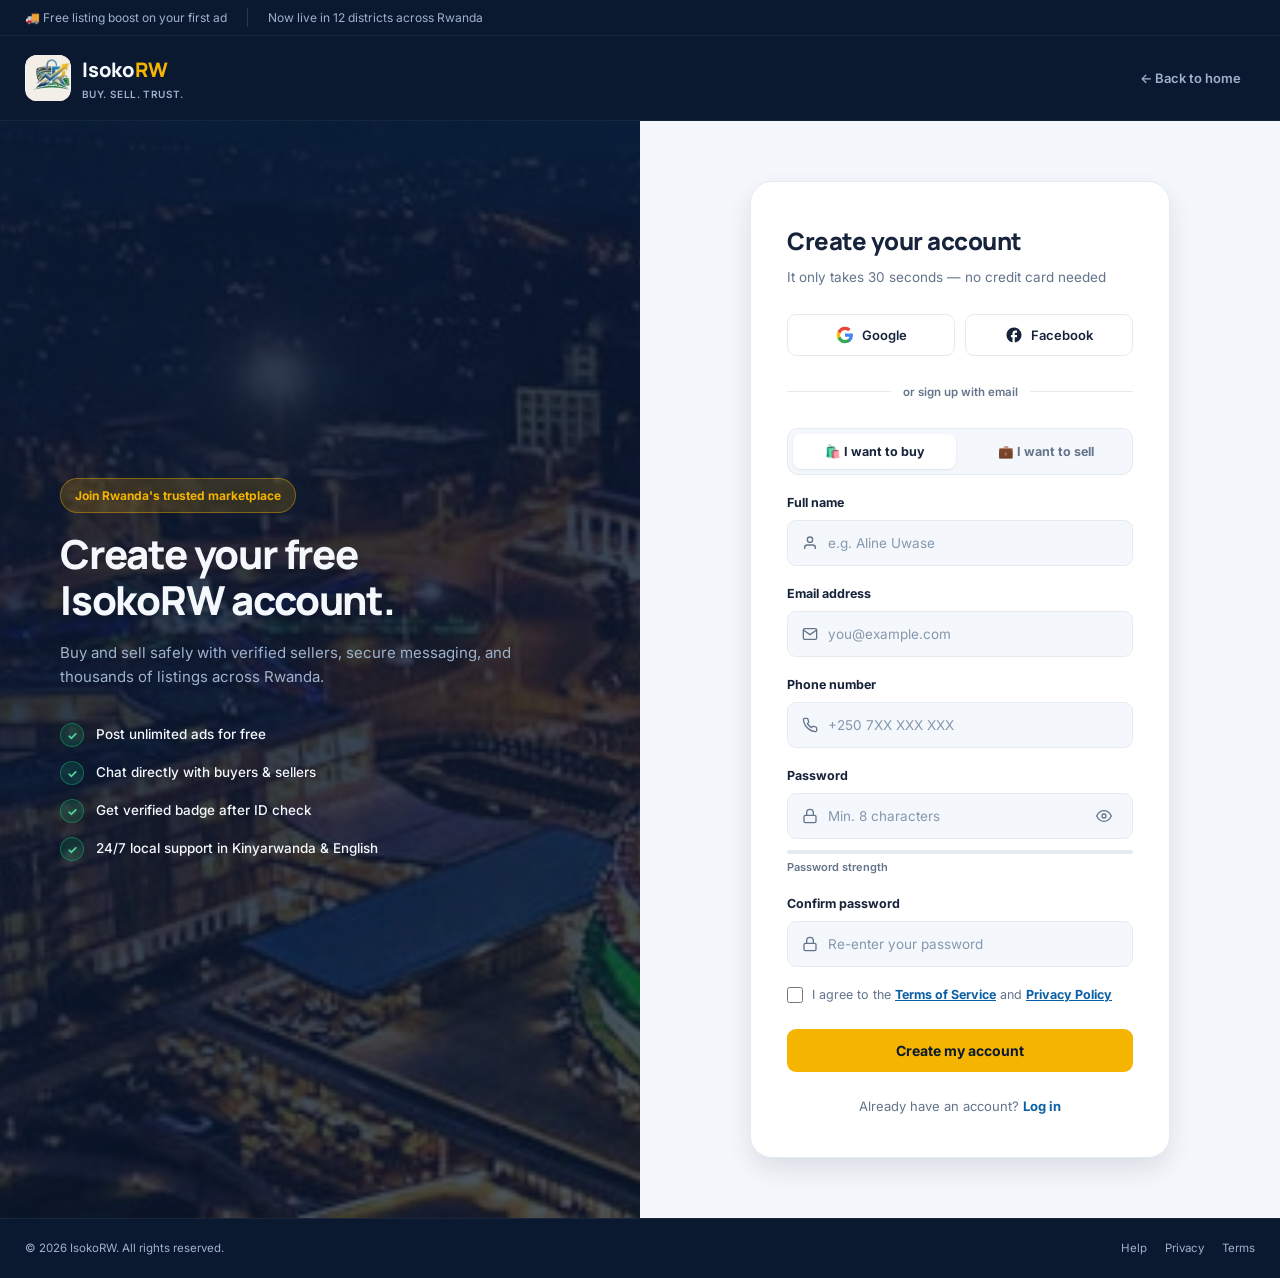
<file: pages/register.html>
<!DOCTYPE html>
<html lang="en">

<head>
    <meta charset="UTF-8">
    <meta name="viewport" content="width=device-width, initial-scale=1.0">

    <!-- Anti-cache -->
    <meta http-equiv="Cache-Control" content="no-cache, no-store, must-revalidate">
    <meta http-equiv="Pragma" content="no-cache">
    <meta http-equiv="Expires" content="0">

    <title>Sign Up - IsokoRW</title>

    <!-- FONTS -->
    <link rel="preconnect" href="https://fonts.googleapis.com">
    <link rel="preconnect" href="https://fonts.gstatic.com" crossorigin>
    <link href="https://fonts.googleapis.com/css2?family=Manrope:wght@500;700;800&family=Inter:wght@400;500;600;700&display=swap" rel="stylesheet">

    <!-- CSS -->
    <link rel="stylesheet" href="../style.css">
</head>

<body class="auth-body">

    <!-- TOP BAR -->
    <div class="top-bar">
        <div class="top-bar-inner">
            <span data-i18n="top_bar_promo">🚚 Free listing boost on your first ad</span>
            <span class="top-bar-sep" data-i18n="top_bar_districts">Now live in 12 districts across Rwanda</span>
        </div>
    </div>


    <!-- SIMPLE HEADER -->
    <header class="auth-header">
        <a href="../index.html" class="logo">
            <div class="logo-icon">
                <img src="../logo.jpeg" alt="IsokoRW Logo">
            </div>

            <div class="logo-text">
                <h2>Isoko<span>RW</span></h2>
                <span class="logo-tagline">Buy. Sell. Trust.</span>
            </div>
        </a>

        <a href="../index.html" class="auth-back-link" data-i18n="auth_back_home">
            ← Back to home
        </a>
    </header>


    <!-- REGISTER SECTION -->
    <main class="auth-main">

        <!-- LEFT : IMAGE -->
        <div class="auth-visual">

            <div class="auth-visual-overlay"></div>

            <div class="auth-visual-content">
                <span class="auth-visual-eyebrow" data-i18n="register_visual_eyebrow">Join Rwanda's trusted marketplace</span>

                <h2 data-i18n="register_visual_title">Create your free<br>IsokoRW account.</h2>

                <p data-i18n="register_visual_sub">
                    Buy and sell safely with verified sellers,
                    secure messaging, and thousands of listings
                    across Rwanda.
                </p>

                <ul class="auth-visual-list">
                    <li>
                        <span class="auth-check">✓</span>
                        <span data-i18n="register_benefit_1">Post unlimited ads for free</span>
                    </li>
                    <li>
                        <span class="auth-check">✓</span>
                        <span data-i18n="register_benefit_2">Chat directly with buyers & sellers</span>
                    </li>
                    <li>
                        <span class="auth-check">✓</span>
                        <span data-i18n="register_benefit_3">Get verified badge after ID check</span>
                    </li>
                    <li>
                        <span class="auth-check">✓</span>
                        <span data-i18n="register_benefit_4">24/7 local support in Kinyarwanda & English</span>
                    </li>
                </ul>
            </div>

        </div>


        <!-- RIGHT : REGISTER FORM -->
        <div class="auth-form-wrapper">

            <div class="auth-form-card">

                <div class="auth-form-header">
                    <h1 data-i18n="register_title">Create your account</h1>
                    <p data-i18n="register_sub">It only takes 30 seconds — no credit card needed</p>
                </div>


                <!-- SOCIAL SIGNUP -->
                <div class="auth-social">

                    <button type="button" class="auth-social-btn">
                        <svg width="18" height="18" viewBox="0 0 24 24" fill="currentColor"><path d="M22.56 12.25c0-.78-.07-1.53-.2-2.25H12v4.26h5.92c-.26 1.37-1.04 2.53-2.21 3.31v2.77h3.57c2.08-1.92 3.28-4.74 3.28-8.09Z" fill="#4285F4"/><path d="M12 23c2.97 0 5.46-.98 7.28-2.66l-3.57-2.77c-.98.66-2.23 1.06-3.71 1.06-2.86 0-5.29-1.93-6.16-4.53H2.18v2.84C3.99 20.53 7.7 23 12 23Z" fill="#34A853"/><path d="M5.84 14.09c-.22-.66-.35-1.36-.35-2.09s.13-1.43.35-2.09V7.07H2.18C1.43 8.55 1 10.22 1 12s.43 3.45 1.18 4.93l2.85-2.22.81-.62Z" fill="#FBBC05"/><path d="M12 5.38c1.62 0 3.06.56 4.21 1.64l3.15-3.15C17.45 2.09 14.97 1 12 1 7.7 1 3.99 3.47 2.18 7.07l3.66 2.84c.87-2.6 3.3-4.53 6.16-4.53Z" fill="#EA4335"/></svg>
                        Google
                    </button>

                    <button type="button" class="auth-social-btn">
                        <svg width="18" height="18" viewBox="0 0 24 24" fill="currentColor"><path d="M22 12c0-5.52-4.48-10-10-10S2 6.48 2 12c0 4.84 3.44 8.87 8 9.8V15H8v-3h2V9.5C10 7.57 11.57 6 13.5 6H16v3h-2c-.55 0-1 .45-1 1v2h3v3h-3v6.95c5.05-.5 9-4.76 9-9.95Z"/></svg>
                        Facebook
                    </button>

                </div>


                <!-- DIVIDER -->
                <div class="auth-divider">
                    <span data-i18n="register_divider">or sign up with email</span>
                </div>


                <!-- FORM -->
                <form class="auth-form" id="registerForm">

                    <!-- ACCOUNT TYPE -->
                    <div class="auth-role-switch">
                        <button type="button" class="auth-role active" data-role="buyer">
                            🛍️ <span data-i18n="register_role_buyer">I want to buy</span>
                        </button>
                        <button type="button" class="auth-role" data-role="seller">
                            💼 <span data-i18n="register_role_seller">I want to sell</span>
                        </button>
                    </div>


                    <!-- FULL NAME -->
                    <div class="auth-field">
                        <label for="registerName" data-i18n="register_name_label">Full name</label>
                        <div class="auth-input">
                            <svg width="16" height="16" viewBox="0 0 24 24" fill="none" stroke="currentColor" stroke-width="2"><path d="M20 21v-2a4 4 0 0 0-4-4H8a4 4 0 0 0-4 4v2"/><circle cx="12" cy="7" r="4"/></svg>
                            <input
                                type="text"
                                id="registerName"
                                placeholder="e.g. Aline Uwase"
                                data-i18n-placeholder="register_name_placeholder"
                                required
                            >
                        </div>
                    </div>


                    <!-- EMAIL -->
                    <div class="auth-field">
                        <label for="registerEmail" data-i18n="register_email_label">Email address</label>
                        <div class="auth-input">
                            <svg width="16" height="16" viewBox="0 0 24 24" fill="none" stroke="currentColor" stroke-width="2"><path d="M4 4h16c1.1 0 2 .9 2 2v12c0 1.1-.9 2-2 2H4c-1.1 0-2-.9-2-2V6c0-1.1.9-2 2-2Z"/><polyline points="22,6 12,13 2,6"/></svg>
                            <input
                                type="email"
                                id="registerEmail"
                                placeholder="you@example.com"
                                data-i18n-placeholder="login_email_placeholder"
                                required
                            >
                        </div>
                    </div>


                    <!-- PHONE -->
                    <div class="auth-field">
                        <label for="registerPhone" data-i18n="register_phone_label">Phone number</label>
                        <div class="auth-input">
                            <svg width="16" height="16" viewBox="0 0 24 24" fill="none" stroke="currentColor" stroke-width="2"><path d="M22 16.92v3a2 2 0 0 1-2.18 2 19.79 19.79 0 0 1-8.63-3.07 19.5 19.5 0 0 1-6-6 19.79 19.79 0 0 1-3.07-8.67A2 2 0 0 1 4.11 2h3a2 2 0 0 1 2 1.72 12.84 12.84 0 0 0 .7 2.81 2 2 0 0 1-.45 2.11L8.09 9.91a16 16 0 0 0 6 6l1.27-1.27a2 2 0 0 1 2.11-.45 12.84 12.84 0 0 0 2.81.7A2 2 0 0 1 22 16.92Z"/></svg>
                            <input
                                type="tel"
                                id="registerPhone"
                                placeholder="+250 7XX XXX XXX"
                                data-i18n-placeholder="register_phone_placeholder"
                                required
                            >
                        </div>
                    </div>


                    <!-- PASSWORD -->
                    <div class="auth-field">
                        <label for="registerPassword" data-i18n="register_password_label">Password</label>
                        <div class="auth-input">
                            <svg width="16" height="16" viewBox="0 0 24 24" fill="none" stroke="currentColor" stroke-width="2"><rect x="3" y="11" width="18" height="11" rx="2"/><path d="M7 11V7a5 5 0 0 1 10 0v4"/></svg>
                            <input
                                type="password"
                                id="registerPassword"
                                placeholder="Min. 8 characters"
                                data-i18n-placeholder="register_password_placeholder"
                                required
                                minlength="8"
                            >
                            <button type="button" class="auth-toggle-password" data-target="registerPassword" aria-label="Show password">
                                <svg width="16" height="16" viewBox="0 0 24 24" fill="none" stroke="currentColor" stroke-width="2"><path d="M1 12s4-8 11-8 11 8 11 8-4 8-11 8-11-8-11-8Z"/><circle cx="12" cy="12" r="3"/></svg>
                            </button>
                        </div>

                        <!-- PASSWORD STRENGTH -->
                        <div class="auth-password-strength" id="passwordStrength">
                            <div class="auth-strength-bar">
                                <span class="auth-strength-fill" id="strengthFill"></span>
                            </div>
                            <span class="auth-strength-label" id="strengthLabel" data-i18n="register_strength_default">Password strength</span>
                        </div>
                    </div>


                    <!-- CONFIRM PASSWORD -->
                    <div class="auth-field">
                        <label for="registerConfirm" data-i18n="register_confirm_label">Confirm password</label>
                        <div class="auth-input">
                            <svg width="16" height="16" viewBox="0 0 24 24" fill="none" stroke="currentColor" stroke-width="2"><rect x="3" y="11" width="18" height="11" rx="2"/><path d="M7 11V7a5 5 0 0 1 10 0v4"/></svg>
                            <input
                                type="password"
                                id="registerConfirm"
                                placeholder="Re-enter your password"
                                data-i18n-placeholder="register_confirm_placeholder"
                                required
                                minlength="8"
                            >
                        </div>
                    </div>


                    <!-- TERMS -->
                    <label class="auth-checkbox">
                        <input type="checkbox" id="acceptTerms" required>
                        <span>
                            <span data-i18n="register_terms_agree">I agree to the</span>
                            <a href="#" class="auth-inline-link" data-i18n="register_terms_link">Terms of Service</a>
                            <span data-i18n="register_terms_and">and</span>
                            <a href="#" class="auth-inline-link" data-i18n="register_privacy_link">Privacy Policy</a>
                        </span>
                    </label>


                    <!-- SUBMIT -->
                    <button type="submit" class="auth-submit" data-i18n="register_submit">
                        Create my account
                    </button>

                </form>


                <!-- LOGIN LINK -->
                <p class="auth-switch">
                    <span data-i18n="register_have_account">Already have an account?</span>
                    <a href="login.html" data-i18n="login">Log in</a>
                </p>

            </div>

        </div>

    </main>


    <!-- SIMPLE FOOTER -->
    <footer class="auth-footer">
        <p data-i18n="copyright">© 2026 IsokoRW. All rights reserved.</p>

        <div class="auth-footer-links">
            <a href="help.html" data-i18n="auth_footer_help">Help</a>
            <a href="#" data-i18n="auth_footer_privacy">Privacy</a>
            <a href="#" data-i18n="auth_footer_terms">Terms</a>
        </div>
    </footer>


    <script src="../translations.js"></script>
    <script src="../script.js"></script>

    <script>
        /* ============ ROLE SWITCH ============ */
        const roleButtons = document.querySelectorAll(".auth-role");

        roleButtons.forEach(btn => {
            btn.addEventListener("click", () => {
                roleButtons.forEach(b => b.classList.remove("active"));
                btn.classList.add("active");
            });
        });


        /* ============ TOGGLE PASSWORD ============ */
        document.querySelectorAll(".auth-toggle-password").forEach(btn => {
            btn.addEventListener("click", () => {
                const targetId = btn.getAttribute("data-target");
                const input = document.getElementById(targetId);

                if (!input) return;

                const isPassword = input.type === "password";
                input.type = isPassword ? "text" : "password";
                btn.classList.toggle("active", isPassword);
            });
        });


        /* ============ PASSWORD STRENGTH ============ */
        const passwordInput = document.getElementById("registerPassword");
        const strengthFill = document.getElementById("strengthFill");
        const strengthLabel = document.getElementById("strengthLabel");

        function updateStrength(value) {
            let score = 0;

            if (value.length >= 8) score++;
            if (/[A-Z]/.test(value)) score++;
            if (/[0-9]/.test(value)) score++;
            if (/[^A-Za-z0-9]/.test(value)) score++;

            strengthFill.className = "auth-strength-fill";

            if (value.length === 0) {
                strengthLabel.textContent = "Password strength";
                strengthFill.style.width = "0%";
                return;
            }

            if (score <= 1) {
                strengthFill.classList.add("weak");
                strengthLabel.textContent = "Weak password";
            } else if (score === 2) {
                strengthFill.classList.add("fair");
                strengthLabel.textContent = "Fair password";
            } else if (score === 3) {
                strengthFill.classList.add("good");
                strengthLabel.textContent = "Good password";
            } else {
                strengthFill.classList.add("strong");
                strengthLabel.textContent = "Strong password";
            }
        }

        if (passwordInput) {
            passwordInput.addEventListener("input", (e) => {
                updateStrength(e.target.value);
            });
        }


        /* ============ FORM SUBMIT ============ */
        const registerForm = document.getElementById("registerForm");

        if (registerForm) {
            registerForm.addEventListener("submit", (e) => {
                e.preventDefault();

                const name = document.getElementById("registerName").value.trim();
                const email = document.getElementById("registerEmail").value.trim();
                const phone = document.getElementById("registerPhone").value.trim();
                const password = document.getElementById("registerPassword").value;
                const confirm = document.getElementById("registerConfirm").value;
                const terms = document.getElementById("acceptTerms").checked;

                if (!name || !email || !phone || !password || !confirm) {
                    alert("Please fill in all fields.");
                    return;
                }

                if (password.length < 8) {
                    alert("Password must be at least 8 characters.");
                    return;
                }

                if (password !== confirm) {
                    alert("Passwords do not match.");
                    return;
                }

                if (!terms) {
                    alert("Please accept the Terms of Service and Privacy Policy.");
                    return;
                }

                alert(`Welcome to IsokoRW, ${name}! 🎉\nYour account has been created.`);
            });
        }
    </script>

</body>

</html>
</file>
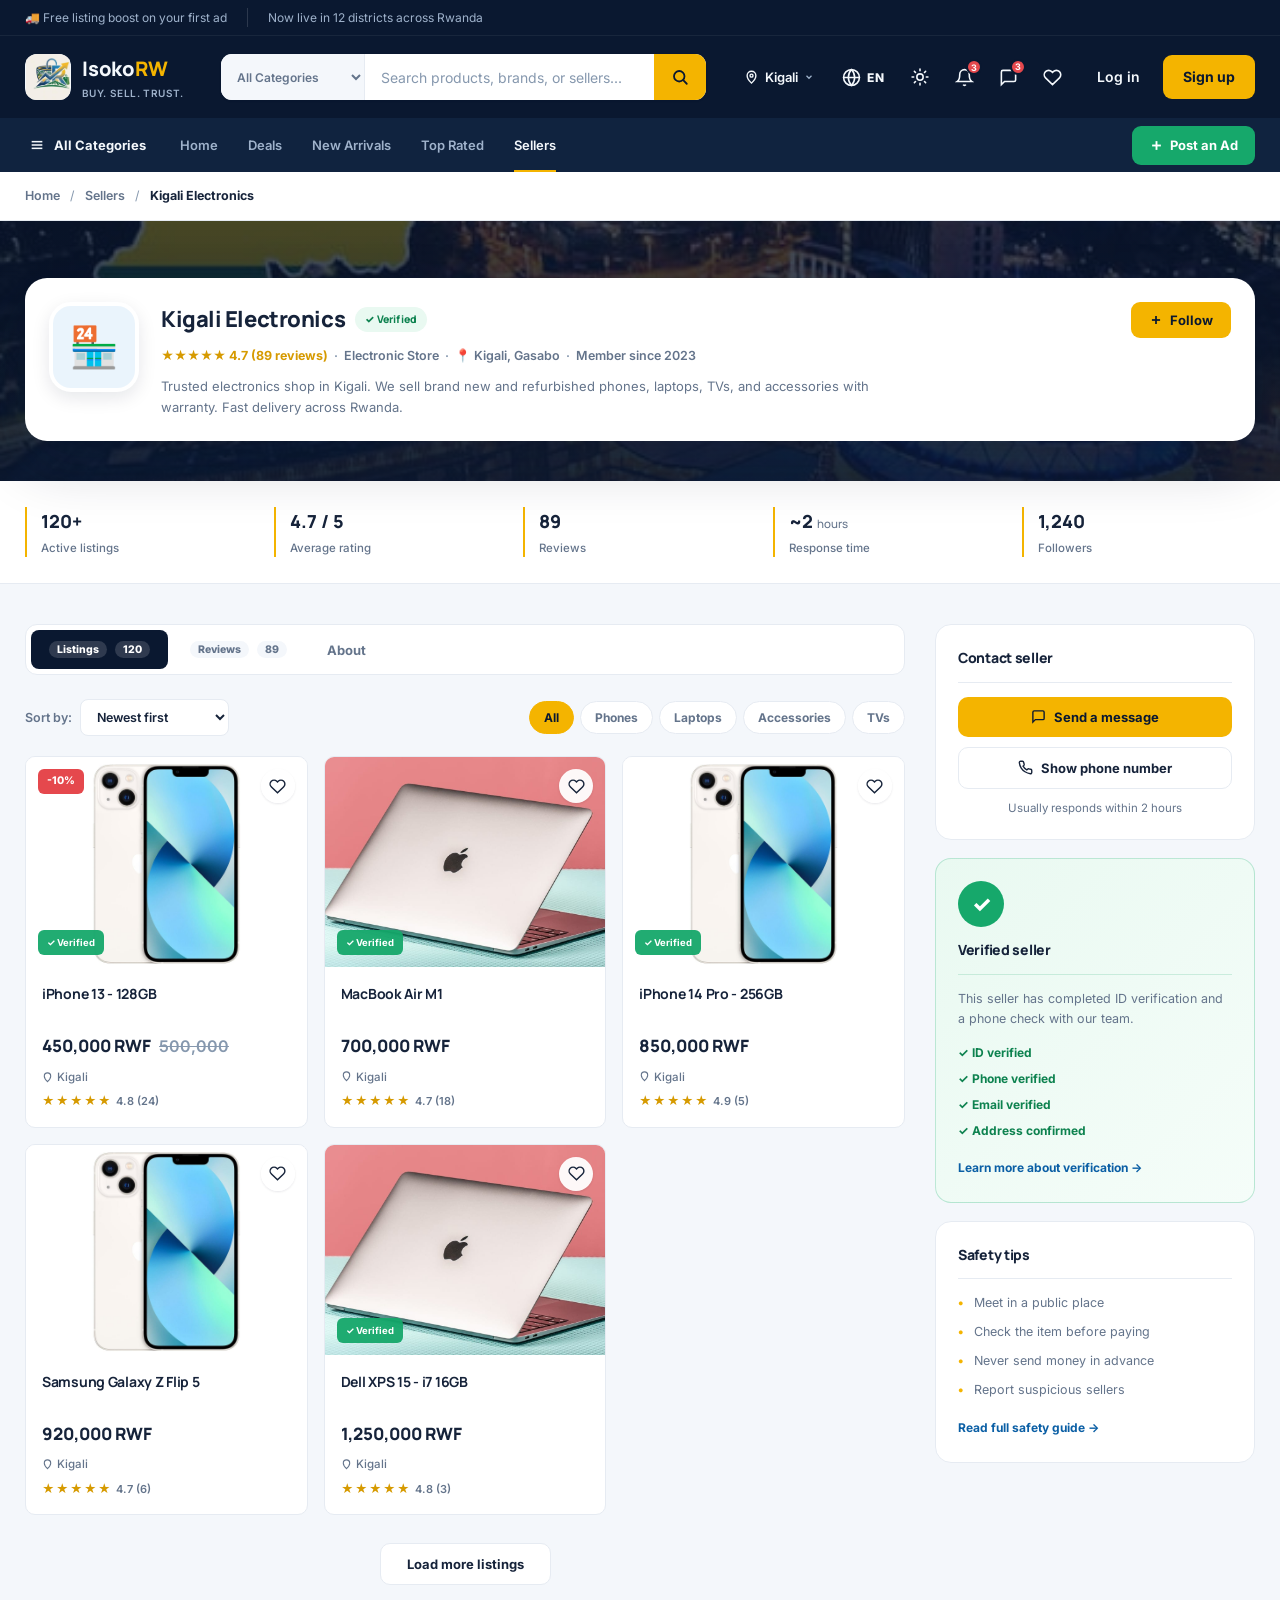
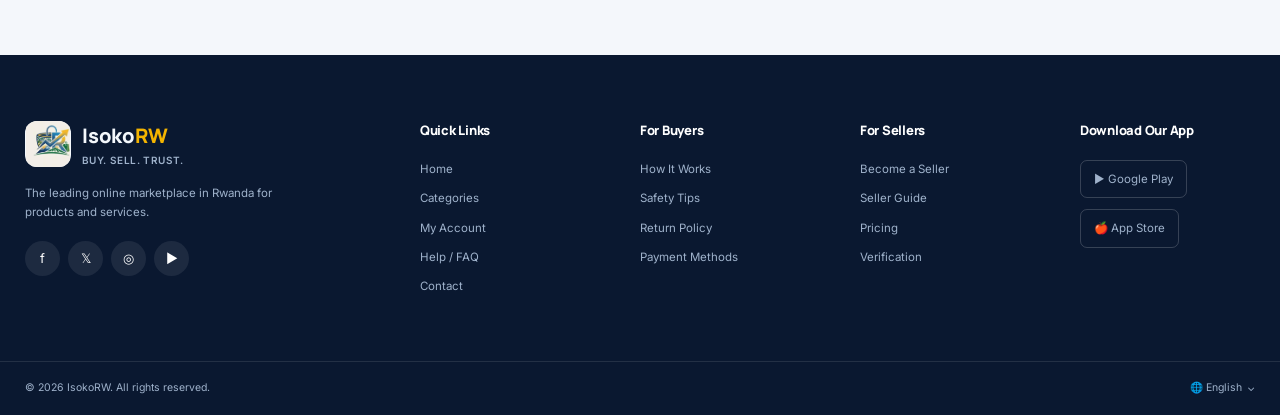
<file: pages/seller.html>
<!DOCTYPE html>
<html lang="en">

<head>
    <meta charset="UTF-8">
    <meta name="viewport" content="width=device-width, initial-scale=1.0">

    <!-- Anti-cache -->
    <meta http-equiv="Cache-Control" content="no-cache, no-store, must-revalidate">
    <meta http-equiv="Pragma" content="no-cache">
    <meta http-equiv="Expires" content="0">

    <title>Kigali Electronics - Seller Profile - IsokoRW</title>

    <link rel="preconnect" href="https://fonts.googleapis.com">
    <link rel="preconnect" href="https://fonts.gstatic.com" crossorigin>
    <link href="https://fonts.googleapis.com/css2?family=Manrope:wght@500;700;800&family=Inter:wght@400;500;600;700&display=swap" rel="stylesheet">

    <link rel="stylesheet" href="../style.css">
</head>

<body>

    <!-- TOP BAR -->
    <div class="top-bar">
        <div class="top-bar-inner">
            <span data-i18n="top_bar_promo">🚚 Free listing boost on your first ad</span>
            <span class="top-bar-sep" data-i18n="top_bar_districts">Now live in 12 districts across Rwanda</span>
        </div>
    </div>


    <!-- HEADER -->
    <header class="header">

        <a href="../index.html" class="logo">
            <div class="logo-icon">
                <img src="../logo.jpeg" alt="IsokoRW Logo">
            </div>
            <div class="logo-text">
                <h2>Isoko<span>RW</span></h2>
                <span class="logo-tagline">Buy. Sell. Trust.</span>
            </div>
        </a>

        <div class="header-search">
            <select id="headerCategory" class="header-search-select">
                <option value="" data-i18n="all_categories">All categories</option>
                <option value="phones" data-i18n="cat_phones">Phones & Tablets</option>
                <option value="electronics" data-i18n="cat_electronics">Electronics</option>
                <option value="fashion" data-i18n="cat_fashion">Fashion</option>
                <option value="vehicles" data-i18n="cat_vehicles">Vehicles</option>
                <option value="real-estate" data-i18n="cat_real_estate">Real Estate</option>
                <option value="home" data-i18n="cat_home">Home & Living</option>
                <option value="gaming" data-i18n="cat_gaming">Gaming</option>
                <option value="books" data-i18n="cat_books">Books</option>
                <option value="beauty" data-i18n="cat_beauty">Beauty</option>
                <option value="services" data-i18n="cat_services">Services</option>
            </select>

            <input type="text" placeholder="Search products, brands, or sellers..." id="headerSearch" data-i18n-placeholder="search_placeholder">

            <button type="button" id="headerSearchButton" aria-label="Search">
                <svg width="18" height="18" viewBox="0 0 24 24" fill="none" stroke="currentColor" stroke-width="2.4" stroke-linecap="round"><circle cx="11" cy="11" r="7"/><line x1="21" y1="21" x2="16.65" y2="16.65"/></svg>
            </button>
        </div>

        <div class="header-actions">
            <div class="location" title="Delivery location">
                <svg width="15" height="15" viewBox="0 0 24 24" fill="none" stroke="currentColor" stroke-width="2.2"><path d="M12 21s7-7.1 7-12a7 7 0 1 0-14 0c0 4.9 7 12 7 12Z"/><circle cx="12" cy="9" r="2.4"/></svg>
                <span data-i18n="location">Kigali</span>
                <svg class="chev" width="10" height="10" viewBox="0 0 24 24" fill="none" stroke="currentColor" stroke-width="3"><path d="m6 9 6 6 6-6"/></svg>
            </div>

            <!-- Sélecteur de langue -->
            <div class="lang-switcher" id="langSwitcher">
                <button class="icon-button lang-btn" id="langBtn" title="Change language" aria-label="Change language">
                    <svg width="19" height="19" viewBox="0 0 24 24" fill="none" stroke="currentColor" stroke-width="2" stroke-linecap="round" stroke-linejoin="round">
                        <circle cx="12" cy="12" r="10"/>
                        <line x1="2" y1="12" x2="22" y2="12"/>
                        <path d="M12 2a15.3 15.3 0 0 1 4 10 15.3 15.3 0 0 1-4 10 15.3 15.3 0 0 1-4-10 15.3 15.3 0 0 1 4-10z"/>
                    </svg>
                    <span class="lang-current" id="langCurrent">EN</span>
                </button>

                <div class="lang-dropdown" id="langDropdown">
                    <button class="lang-option active" data-lang="en">
                        <span class="lang-flag">🇬🇧</span>
                        <div>
                            <strong>English</strong>
                            <small>English</small>
                        </div>
                        <span class="lang-check">✓</span>
                    </button>

                    <button class="lang-option" data-lang="rw">
                        <span class="lang-flag">🇷🇼</span>
                        <div>
                            <strong>Kinyarwanda</strong>
                            <small>Ikinyarwanda</small>
                        </div>
                        <span class="lang-check">✓</span>
                    </button>

                    <button class="lang-option" data-lang="fr">
                        <span class="lang-flag">🇫🇷</span>
                        <div>
                            <strong>Français</strong>
                            <small>French</small>
                        </div>
                        <span class="lang-check">✓</span>
                    </button>
                </div>
            </div>

            <!-- Bouton Dark Mode -->
            <button class="icon-button theme-toggle" id="themeToggle" title="Toggle theme" aria-label="Toggle dark mode">
                <svg class="icon-sun" width="19" height="19" viewBox="0 0 24 24" fill="none" stroke="currentColor" stroke-width="2" stroke-linecap="round" stroke-linejoin="round">
                    <circle cx="12" cy="12" r="4"/>
                    <path d="M12 2v2M12 20v2M4.93 4.93l1.41 1.41M17.66 17.66l1.41 1.41M2 12h2M20 12h2M6.34 17.66l-1.41 1.41M19.07 4.93l-1.41 1.41"/>
                </svg>
                <svg class="icon-moon" width="19" height="19" viewBox="0 0 24 24" fill="none" stroke="currentColor" stroke-width="2" stroke-linecap="round" stroke-linejoin="round">
                    <path d="M21 12.79A9 9 0 1 1 11.21 3 7 7 0 0 0 21 12.79z"/>
                </svg>
            </button>

            <button class="icon-button" title="Notifications">
                <svg width="19" height="19" viewBox="0 0 24 24" fill="none" stroke="currentColor" stroke-width="2"><path d="M18 8a6 6 0 0 0-12 0c0 7-3 9-3 9h18s-3-2-3-9"/><path d="M13.7 21a2 2 0 0 1-3.4 0"/></svg>
                <span class="notification-badge">3</span>
            </button>

            <a href="messages.html" class="icon-button" title="Messages">
                <svg width="19" height="19" viewBox="0 0 24 24" fill="none" stroke="currentColor" stroke-width="2"><path d="M21 15a2 2 0 0 1-2 2H7l-4 4V5a2 2 0 0 1 2-2h14a2 2 0 0 1 2 2Z"/></svg>
                <span class="notification-badge">3</span>
            </a>

            <button class="icon-button" title="Favorites">
                <svg width="19" height="19" viewBox="0 0 24 24" fill="none" stroke="currentColor" stroke-width="2"><path d="M20.8 4.6a5.5 5.5 0 0 0-7.8 0L12 5.6l-1-1a5.5 5.5 0 0 0-7.8 7.8l1 1L12 21l7.8-7.6 1-1a5.5 5.5 0 0 0 0-7.8Z"/></svg>
            </button>

            <a href="login.html" class="login-button" data-i18n="login">Log in</a>
            <a href="register.html" class="signup-button" data-i18n="signup">Sign up</a>
        </div>

    </header>


    <!-- NAVIGATION -->
    <nav class="navigation">

        <button class="all-categories" id="allCategoriesToggle">
            <svg width="16" height="16" viewBox="0 0 24 24" fill="none" stroke="currentColor" stroke-width="2.3"><line x1="4" y1="7" x2="20" y2="7"/><line x1="4" y1="12" x2="20" y2="12"/><line x1="4" y1="17" x2="20" y2="17"/></svg>
            <span data-i18n="all_categories">All Categories</span>
        </button>

        <div class="nav-links">
            <a href="../index.html" data-i18n="home">Home</a>
            <a href="products.html" data-i18n="deals">Deals</a>
            <a href="new-arrivals.html" data-i18n="new_arrivals">New Arrivals</a>
            <a href="top-rated.html" data-i18n="top_rated">Top Rated</a>
            <a href="seller.html" class="active" data-i18n="sellers">Sellers</a>
        </div>

        <a href="post-ad.html" class="post-ad-button">
            <svg width="15" height="15" viewBox="0 0 24 24" fill="none" stroke="currentColor" stroke-width="3"><line x1="12" y1="5" x2="12" y2="19"/><line x1="5" y1="12" x2="19" y2="12"/></svg>
            <span data-i18n="post_ad">Post an Ad</span>
        </a>

    </nav>


    <!-- MEGA MENU -->
    <div class="mega-menu" id="megaMenu">
        <div class="mega-menu-inner">
            <div class="mega-menu-header">
                <h3 data-i18n="browse_categories">Browse all categories</h3>
                <button class="mega-menu-close" id="megaMenuClose" aria-label="Close">
                    <svg width="16" height="16" viewBox="0 0 24 24" fill="none" stroke="currentColor" stroke-width="2.4"><line x1="18" y1="6" x2="6" y2="18"/><line x1="6" y1="6" x2="18" y2="18"/></svg>
                </button>
            </div>

            <div class="mega-menu-grid">
                <a href="products.html" class="mega-cat"><div class="mega-cat-icon">📱</div><div class="mega-cat-info"><strong data-i18n="cat_phones">Phones & Tablets</strong><span data-i18n="ads_3200">3,200 ads</span></div></a>
                <a href="products.html" class="mega-cat"><div class="mega-cat-icon">💻</div><div class="mega-cat-info"><strong data-i18n="cat_electronics">Electronics</strong><span data-i18n="ads_2750">2,750 ads</span></div></a>
                <a href="products.html" class="mega-cat"><div class="mega-cat-icon">👕</div><div class="mega-cat-info"><strong data-i18n="cat_fashion">Fashion</strong><span data-i18n="ads_4100">4,100 ads</span></div></a>
                <a href="products.html" class="mega-cat"><div class="mega-cat-icon">🚗</div><div class="mega-cat-info"><strong data-i18n="cat_vehicles">Vehicles</strong><span data-i18n="ads_1380">1,380 ads</span></div></a>
                <a href="products.html" class="mega-cat"><div class="mega-cat-icon">🏠</div><div class="mega-cat-info"><strong data-i18n="cat_real_estate">Real Estate</strong><span data-i18n="ads_960">960 ads</span></div></a>
                <a href="products.html" class="mega-cat"><div class="mega-cat-icon">🛋️</div><div class="mega-cat-info"><strong data-i18n="cat_home">Home & Living</strong><span data-i18n="ads_1540">1,540 ads</span></div></a>
                <a href="products.html" class="mega-cat"><div class="mega-cat-icon">🎮</div><div class="mega-cat-info"><strong data-i18n="cat_gaming">Gaming</strong><span data-i18n="ads_880">880 ads</span></div></a>
                <a href="products.html" class="mega-cat"><div class="mega-cat-icon">📚</div><div class="mega-cat-info"><strong data-i18n="cat_books">Books</strong><span data-i18n="ads_410">410 ads</span></div></a>
                <a href="products.html" class="mega-cat"><div class="mega-cat-icon">💄</div><div class="mega-cat-info"><strong data-i18n="cat_beauty">Beauty</strong><span data-i18n="ads_720">720 ads</span></div></a>
                <a href="products.html" class="mega-cat"><div class="mega-cat-icon">🔧</div><div class="mega-cat-info"><strong data-i18n="cat_services">Services</strong><span data-i18n="ads_1050">1,050 ads</span></div></a>
            </div>

            <div class="mega-menu-footer">
                <a href="categories.html" class="mega-menu-all" data-i18n="view_all_categories">View all categories →</a>
            </div>
        </div>
    </div>

    <div class="mega-menu-overlay" id="megaMenuOverlay"></div>


    <!-- BREADCRUMB -->
    <div class="breadcrumb-bar">
        <div class="breadcrumb-inner">
            <a href="../index.html" data-i18n="home">Home</a>
            <span class="breadcrumb-sep">/</span>
            <a href="seller.html" data-i18n="sellers">Sellers</a>
            <span class="breadcrumb-sep">/</span>
            <span class="breadcrumb-current">Kigali Electronics</span>
        </div>
    </div>


    <!-- SELLER PROFILE -->
    <main class="seller-profile">

        <!-- COVER BANNER -->
        <div class="seller-cover">

            <div class="seller-cover-overlay"></div>

            <div class="seller-cover-inner">

                <div class="seller-profile-card">

                    <div class="seller-profile-avatar">🏪</div>

                    <div class="seller-profile-info">

                        <div class="seller-profile-top">
                            <h1>
                                Kigali Electronics
                                <span class="seller-profile-badge" data-i18n="seller_badge_verified">✓ Verified</span>
                            </h1>

                            <button class="seller-follow-btn" id="followBtn">
                                <svg width="14" height="14" viewBox="0 0 24 24" fill="none" stroke="currentColor" stroke-width="3"><line x1="12" y1="5" x2="12" y2="19"/><line x1="5" y1="12" x2="19" y2="12"/></svg>
                                <span data-i18n="follow">Follow</span>
                            </button>
                        </div>

                        <p class="seller-profile-meta">
                            <span class="seller-rating-line">★★★★★ 4.7 (89 <span data-i18n="product_reviews_word">reviews</span>)</span>
                            <span class="seller-meta-dot">·</span>
                            <span data-i18n="seller_type_electronic">Electronic Store</span>
                            <span class="seller-meta-dot">·</span>
                            <span>📍 Kigali, Gasabo</span>
                            <span class="seller-meta-dot">·</span>
                            <span data-i18n="seller_member_since">Member since 2023</span>
                        </p>

                        <p class="seller-profile-desc" data-i18n="seller_description">
                            Trusted electronics shop in Kigali. We sell brand new and refurbished
                            phones, laptops, TVs, and accessories with warranty. Fast delivery
                            across Rwanda.
                        </p>

                    </div>

                </div>

            </div>

        </div>


        <!-- STATS BAR -->
        <div class="seller-stats-bar">

            <div class="seller-stat">
                <strong>120+</strong>
                <span data-i18n="seller_stat_listings">Active listings</span>
            </div>

            <div class="seller-stat">
                <strong>4.7 / 5</strong>
                <span data-i18n="seller_stat_rating">Average rating</span>
            </div>

            <div class="seller-stat">
                <strong>89</strong>
                <span data-i18n="seller_stat_reviews">Reviews</span>
            </div>

            <div class="seller-stat">
                <strong>~2 <span data-i18n="seller_hours">hours</span></strong>
                <span data-i18n="seller_stat_response">Response time</span>
            </div>

            <div class="seller-stat">
                <strong>1,240</strong>
                <span data-i18n="seller_stat_followers">Followers</span>
            </div>

        </div>


        <!-- CONTENT GRID -->
        <div class="seller-content">

            <section class="seller-main">

                <!-- Tabs -->
                <div class="seller-tabs">
                    <button class="seller-tab active" data-tab="listings"><span data-i18n="seller_tab_listings">Listings</span> <span>120</span></button>
                    <button class="seller-tab" data-tab="reviews"><span data-i18n="seller_tab_reviews">Reviews</span> <span>89</span></button>
                    <button class="seller-tab" data-tab="about" data-i18n="seller_tab_about">About</button>
                </div>


                <!-- TAB : LISTINGS -->
                <div class="seller-tab-panel active" data-panel="listings">

                    <div class="seller-toolbar">

                        <div class="seller-toolbar-sort">
                            <label for="sellerSort" data-i18n="sort_by">Sort by:</label>
                            <select id="sellerSort">
                                <option data-i18n="sort_newest">Newest first</option>
                                <option data-i18n="sort_price_asc">Price: low → high</option>
                                <option data-i18n="sort_price_desc">Price: high → low</option>
                                <option data-i18n="sort_rating">Top rated</option>
                            </select>
                        </div>

                        <div class="seller-toolbar-filter">
                            <button class="seller-chip active" data-i18n="tab_all">All</button>
                            <button class="seller-chip" data-i18n="filter_phones">Phones</button>
                            <button class="seller-chip" data-i18n="filter_laptops">Laptops</button>
                            <button class="seller-chip" data-i18n="filter_accessories">Accessories</button>
                            <button class="seller-chip" data-i18n="filter_tvs">TVs</button>
                        </div>

                    </div>


                    <div class="seller-listings-grid" id="sellerListingsGrid">
                        <!-- Rempli dynamiquement par app.js -->
                    </div>

                    <div class="seller-load-more">
                        <button class="seller-load-more-btn" data-i18n="seller_load_more">Load more listings</button>
                    </div>

                </div>


                <!-- TAB : REVIEWS -->
                <div class="seller-tab-panel" data-panel="reviews">

                    <div class="seller-reviews-summary">

                        <div class="seller-reviews-big">
                            <strong>4.7</strong>
                            <div class="seller-reviews-stars">★★★★★</div>
                            <span>89 <span data-i18n="product_reviews_word">reviews</span></span>
                        </div>

                        <div class="seller-reviews-bars">

                            <div class="seller-review-bar">
                                <span>5★</span>
                                <div class="seller-bar-track"><div class="seller-bar-fill" style="width: 78%"></div></div>
                                <span>69</span>
                            </div>

                            <div class="seller-review-bar">
                                <span>4★</span>
                                <div class="seller-bar-track"><div class="seller-bar-fill" style="width: 15%"></div></div>
                                <span>13</span>
                            </div>

                            <div class="seller-review-bar">
                                <span>3★</span>
                                <div class="seller-bar-track"><div class="seller-bar-fill" style="width: 5%"></div></div>
                                <span>5</span>
                            </div>

                            <div class="seller-review-bar">
                                <span>2★</span>
                                <div class="seller-bar-track"><div class="seller-bar-fill" style="width: 2%"></div></div>
                                <span>2</span>
                            </div>

                            <div class="seller-review-bar">
                                <span>1★</span>
                                <div class="seller-bar-track"><div class="seller-bar-fill" style="width: 0%"></div></div>
                                <span>0</span>
                            </div>

                        </div>

                    </div>


                    <div class="seller-reviews-list">

                        <article class="seller-review">
                            <div class="seller-review-header">
                                <div class="seller-review-avatar">A</div>
                                <div class="seller-review-meta">
                                    <strong>Aline U.</strong>
                                    <span>★★★★★ · <span data-i18n="time_2weeks_ago">2 weeks ago</span></span>
                                </div>
                            </div>
                            <p data-i18n="product_review_1">Very fast delivery and the phone was exactly as described. Highly recommend!</p>
                        </article>

                        <article class="seller-review">
                            <div class="seller-review-header">
                                <div class="seller-review-avatar">J</div>
                                <div class="seller-review-meta">
                                    <strong>Jean P.</strong>
                                    <span>★★★★★ · <span data-i18n="time_1month_ago">1 month ago</span></span>
                                </div>
                            </div>
                            <p data-i18n="seller_review_2">Good communication, fair price. The MacBook works perfectly. Will buy again.</p>
                        </article>

                        <article class="seller-review">
                            <div class="seller-review-header">
                                <div class="seller-review-avatar">M</div>
                                <div class="seller-review-meta">
                                    <strong>Marie K.</strong>
                                    <span>★★★★☆ · <span data-i18n="time_1month_ago">1 month ago</span></span>
                                </div>
                            </div>
                            <p data-i18n="seller_review_3">Product was good but delivery took a bit longer than expected.</p>
                        </article>

                        <article class="seller-review">
                            <div class="seller-review-header">
                                <div class="seller-review-avatar">E</div>
                                <div class="seller-review-meta">
                                    <strong>Eric N.</strong>
                                    <span>★★★★★ · <span data-i18n="time_2months_ago">2 months ago</span></span>
                                </div>
                            </div>
                            <p data-i18n="seller_review_4">Trusted seller. Bought a TV and it came with warranty as promised. 👍</p>
                        </article>

                    </div>

                </div>


                <!-- TAB : ABOUT -->
                <div class="seller-tab-panel" data-panel="about">

                    <div class="seller-about">

                        <h3 data-i18n="seller_about_title">About Kigali Electronics</h3>

                        <p data-i18n="seller_about_p1">
                            Kigali Electronics is a trusted electronics shop based in Gasabo, Kigali.
                            We've been serving Rwandan customers since 2023, offering a wide selection
                            of brand-new and refurbished phones, laptops, TVs, and accessories.
                        </p>

                        <p data-i18n="seller_about_p2">
                            Our mission is simple: provide quality electronics at fair prices,
                            with excellent after-sales support. Every product we sell comes
                            with a warranty and free technical support.
                        </p>


                        <div class="seller-about-grid">

                            <div class="seller-about-item">
                                <h4 data-i18n="seller_about_location">📍 Location</h4>
                                <p>KG 11 Ave, Gasabo, Kigali, Rwanda</p>
                            </div>

                            <div class="seller-about-item">
                                <h4 data-i18n="seller_about_hours">🕐 Opening hours</h4>
                                <p data-i18n="seller_about_hours_value">Mon–Sat: 8:00 – 19:00 · Sun: Closed</p>
                            </div>

                            <div class="seller-about-item">
                                <h4 data-i18n="seller_about_phone">📞 Phone</h4>
                                <p>+250 788 123 456</p>
                            </div>

                            <div class="seller-about-item">
                                <h4 data-i18n="seller_about_email">✉️ Email</h4>
                                <p>contact@kigalielectronics.rw</p>
                            </div>

                            <div class="seller-about-item">
                                <h4 data-i18n="seller_about_delivery">🚚 Delivery</h4>
                                <p data-i18n="seller_about_delivery_value">Free within Kigali · Paid nationwide</p>
                            </div>

                            <div class="seller-about-item">
                                <h4 data-i18n="seller_about_payment">💳 Payment</h4>
                                <p data-i18n="seller_about_payment_value">Cash · MoMo · Bank transfer</p>
                            </div>

                        </div>

                    </div>

                </div>

            </section>


            <!-- SIDEBAR -->
            <aside class="seller-sidebar">

                <div class="seller-sidebar-card">

                    <h3 data-i18n="seller_contact_title">Contact seller</h3>

                    <button class="seller-contact-btn seller-contact-primary">
                        <svg width="15" height="15" viewBox="0 0 24 24" fill="none" stroke="currentColor" stroke-width="2.2"><path d="M21 15a2 2 0 0 1-2 2H7l-4 4V5a2 2 0 0 1 2-2h14a2 2 0 0 1 2 2Z"/></svg>
                        <span data-i18n="seller_send_message">Send a message</span>
                    </button>

                    <button class="seller-contact-btn seller-contact-secondary">
                        <svg width="15" height="15" viewBox="0 0 24 24" fill="none" stroke="currentColor" stroke-width="2.2"><path d="M22 16.92v3a2 2 0 0 1-2.18 2 19.79 19.79 0 0 1-8.63-3.07 19.5 19.5 0 0 1-6-6 19.79 19.79 0 0 1-3.07-8.67A2 2 0 0 1 4.11 2h3a2 2 0 0 1 2 1.72 12.84 12.84 0 0 0 .7 2.81 2 2 0 0 1-.45 2.11L8.09 9.91a16 16 0 0 0 6 6l1.27-1.27a2 2 0 0 1 2.11-.45 12.84 12.84 0 0 0 2.81.7A2 2 0 0 1 22 16.92Z"/></svg>
                        <span data-i18n="product_show_phone">Show phone number</span>
                    </button>

                    <p class="seller-contact-note" data-i18n="seller_response_time">
                        Usually responds within 2 hours
                    </p>

                </div>


                <div class="seller-sidebar-card seller-verify-card">

                    <div class="seller-verify-icon">✓</div>

                    <h3 data-i18n="seller_verified_title">Verified seller</h3>

                    <p data-i18n="seller_verified_desc">This seller has completed ID verification and a phone check with our team.</p>

                    <ul class="seller-verify-list">
                        <li data-i18n="seller_verify_id">✓ ID verified</li>
                        <li data-i18n="seller_verify_phone">✓ Phone verified</li>
                        <li data-i18n="seller_verify_email">✓ Email verified</li>
                        <li data-i18n="seller_verify_address">✓ Address confirmed</li>
                    </ul>

                    <a href="verification.html" class="seller-verify-link" data-i18n="seller_verify_learn">
                        Learn more about verification →
                    </a>

                </div>


                <div class="seller-sidebar-card">

                    <h3 data-i18n="seller_safety_title">Safety tips</h3>

                    <ul class="seller-safety-list">
                        <li data-i18n="seller_safety_1">Meet in a public place</li>
                        <li data-i18n="seller_safety_2">Check the item before paying</li>
                        <li data-i18n="seller_safety_3">Never send money in advance</li>
                        <li data-i18n="seller_safety_4">Report suspicious sellers</li>
                    </ul>

                    <a href="help.html" class="seller-verify-link" data-i18n="seller_safety_read">
                        Read full safety guide →
                    </a>

                </div>

            </aside>

        </div>

    </main>


    <!-- FOOTER -->
    <footer class="footer">

        <div class="footer-container">

            <div class="footer-brand">
                <a href="../index.html" class="footer-logo">
                    <div class="footer-logo-icon">
                        <img src="../logo.jpeg" alt="IsokoRW Logo">
                    </div>
                    <div class="footer-logo-text">
                        <h2>Isoko<span>RW</span></h2>
                        <span class="footer-logo-tagline">Buy. Sell. Trust.</span>
                    </div>
                </a>
                <p data-i18n="footer_description">The leading online marketplace in Rwanda for products and services.</p>
                <div class="social-links">
                    <a href="#" aria-label="Facebook">f</a>
                    <a href="#" aria-label="X">𝕏</a>
                    <a href="#" aria-label="Instagram">◎</a>
                    <a href="#" aria-label="YouTube">▶</a>
                </div>
            </div>

            <div class="footer-column">
                <h3 data-i18n="quick_links">Quick Links</h3>
                <a href="../index.html" data-i18n="home">Home</a>
                <a href="categories.html" data-i18n="categories">Categories</a>
                <a href="account.html" data-i18n="my_account">My Account</a>
                <a href="help.html" data-i18n="help_faq">Help / FAQ</a>
                <a href="help.html" data-i18n="contact">Contact</a>
            </div>

            <div class="footer-column">
                <h3 data-i18n="for_buyers">For Buyers</h3>
                <a href="help.html" data-i18n="how_it_works">How It Works</a>
                <a href="help.html" data-i18n="safety_tips">Safety Tips</a>
                <a href="help.html" data-i18n="return_policy">Return Policy</a>
                <a href="help.html" data-i18n="payment_methods">Payment Methods</a>
            </div>

            <div class="footer-column">
                <h3 data-i18n="for_sellers">For Sellers</h3>
                <a href="post-ad.html" data-i18n="become_seller">Become a Seller</a>
                <a href="help.html" data-i18n="seller_guide">Seller Guide</a>
                <a href="help.html" data-i18n="pricing">Pricing</a>
                <a href="verification.html" data-i18n="verification">Verification</a>
            </div>

            <div class="footer-column">
                <h3 data-i18n="download_app">Download Our App</h3>
                <a href="#" class="app-button">▶ Google Play</a>
                <a href="#" class="app-button">🍎 App Store</a>
            </div>

        </div>

        <div class="footer-bottom">
            <p data-i18n="copyright">© 2026 IsokoRW. All rights reserved.</p>
            <div class="language">
                🌐 English
                <span>⌄</span>
            </div>
        </div>

    </footer>


    <!-- BACK TO TOP + SCROLL PROGRESS -->
    <div class="scroll-progress" id="scrollProgress"></div>

    <button class="back-to-top" id="backToTop" aria-label="Back to top" title="Back to top">
        <svg width="20" height="20" viewBox="0 0 24 24" fill="none" stroke="currentColor" stroke-width="2.6" stroke-linecap="round" stroke-linejoin="round">
            <line x1="12" y1="19" x2="12" y2="5"/>
            <polyline points="5 12 12 5 19 12"/>
        </svg>
    </button>


    <!-- SCRIPTS -->
    <script src="../data.js"></script>
    <script src="../translations.js"></script>
    <script src="../app.js"></script>
    <script src="../script.js"></script>

    <script>
        /* ============ FOLLOW BUTTON ============ */
        const followBtn = document.getElementById("followBtn");

        if (followBtn) {
            followBtn.addEventListener("click", () => {
                followBtn.classList.toggle("following");

                const span = followBtn.querySelector("span");

                if (followBtn.classList.contains("following")) {
                    span.textContent = "Following";
                } else {
                    span.textContent = "Follow";
                }
            });
        }


        /* ============ TABS ============ */
        const tabs = document.querySelectorAll(".seller-tab");
        const panels = document.querySelectorAll(".seller-tab-panel");

        tabs.forEach(tab => {
            tab.addEventListener("click", () => {
                tabs.forEach(t => t.classList.remove("active"));
                tab.classList.add("active");

                const target = tab.getAttribute("data-tab");

                panels.forEach(panel => {
                    panel.classList.toggle("active", panel.getAttribute("data-panel") === target);
                });
            });
        });


        /* ============ FILTER CHIPS ============ */
        const chips = document.querySelectorAll(".seller-chip");

        chips.forEach(chip => {
            chip.addEventListener("click", () => {
                chips.forEach(c => c.classList.remove("active"));
                chip.classList.add("active");
            });
        });


        /* ============ GRILLE PRODUITS DYNAMIQUE ============ */
        document.addEventListener("DOMContentLoaded", () => {

            if (typeof ISOKO !== "undefined") {
                ISOKO.renderSellerProducts("sellerListingsGrid", 1);
                ISOKO.markFavoritesAsActive();
                ISOKO.updateFavoritesCount();
            }

            if (typeof applyLanguage === "function") {
                const lang = localStorage.getItem("isokorw-lang") || "en";
                applyLanguage(lang);
            }

        });
    </script>

</body>

</html>
</file>
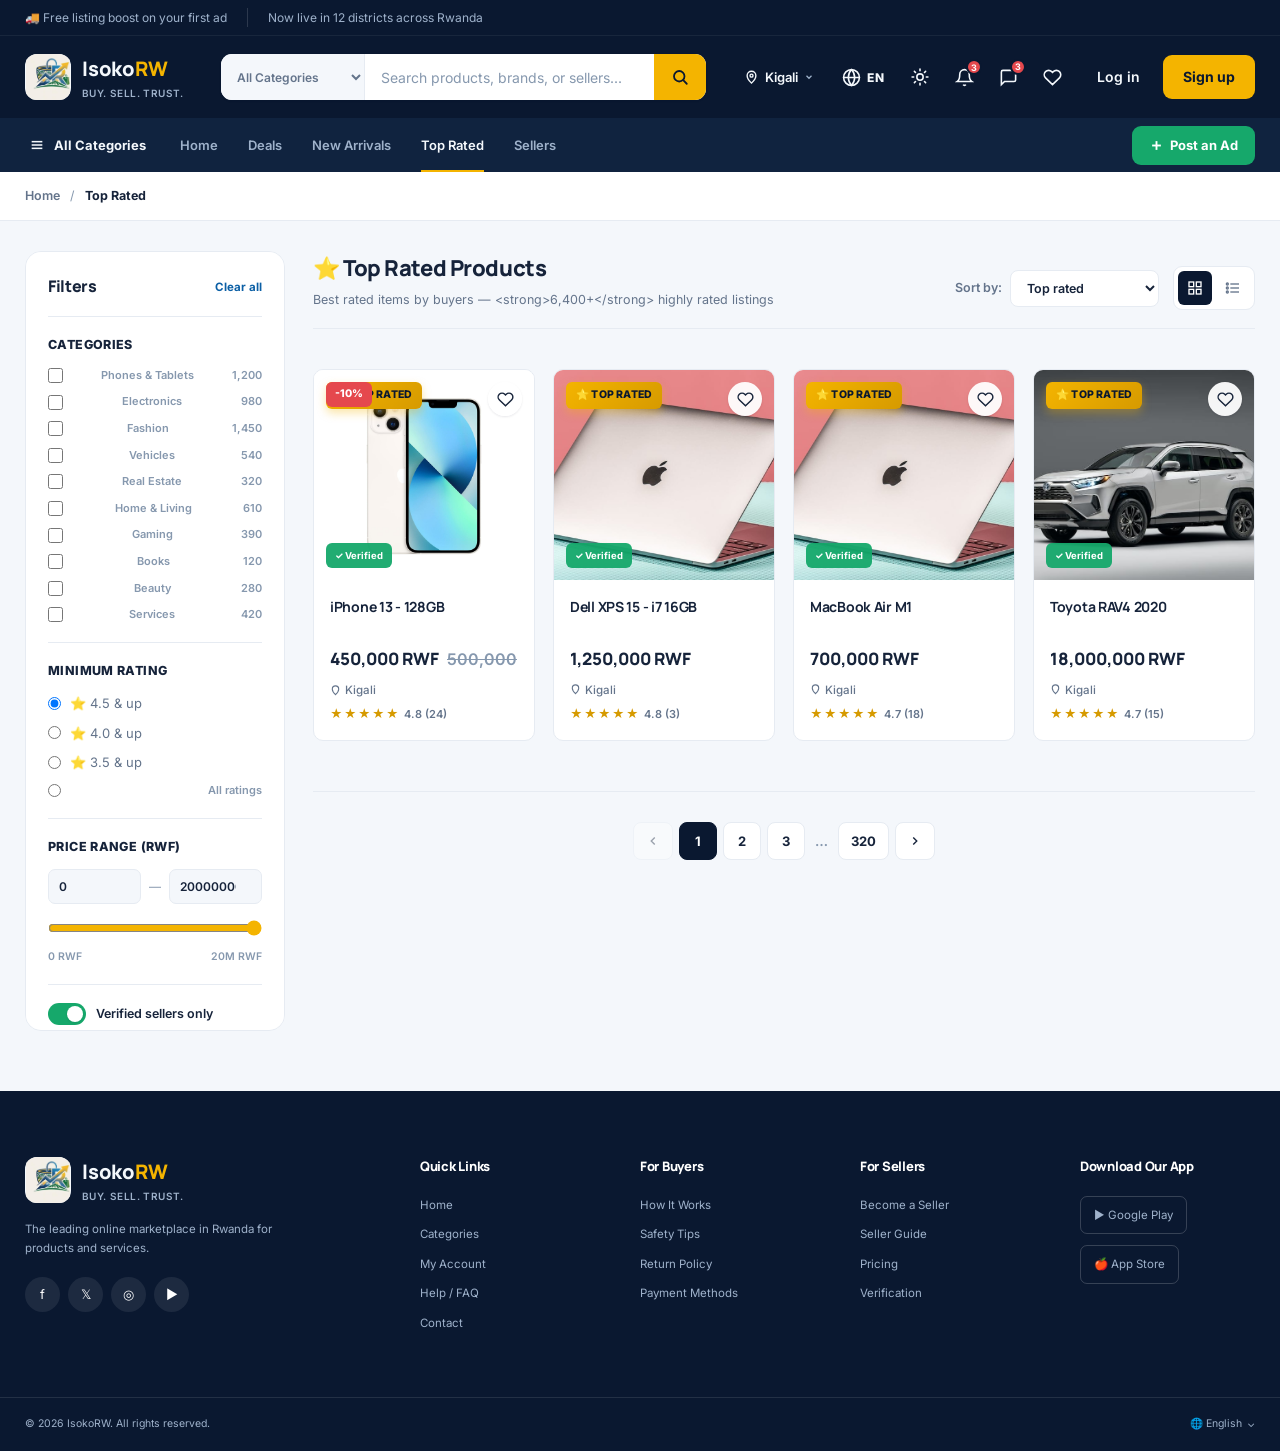
<file: pages/top-rated.html>
<!DOCTYPE html>
<html lang="en">

<head>
    <meta charset="UTF-8">
    <meta name="viewport" content="width=device-width, initial-scale=1.0">

    <!-- Anti-cache -->
    <meta http-equiv="Cache-Control" content="no-cache, no-store, must-revalidate">
    <meta http-equiv="Pragma" content="no-cache">
    <meta http-equiv="Expires" content="0">

    <title>Top Rated - IsokoRW</title>

    <link rel="preconnect" href="https://fonts.googleapis.com">
    <link rel="preconnect" href="https://fonts.gstatic.com" crossorigin>
    <link href="https://fonts.googleapis.com/css2?family=Manrope:wght@500;700;800&family=Inter:wght@400;500;600;700&display=swap" rel="stylesheet">

    <link rel="stylesheet" href="../style.css">
</head>

<body>

    <!-- TOP BAR -->
    <div class="top-bar">
        <div class="top-bar-inner">
            <span data-i18n="top_bar_promo">🚚 Free listing boost on your first ad</span>
            <span class="top-bar-sep" data-i18n="top_bar_districts">Now live in 12 districts across Rwanda</span>
        </div>
    </div>


    <!-- HEADER -->
    <header class="header">

        <a href="../index.html" class="logo">
            <div class="logo-icon">
                <img src="../logo.jpeg" alt="IsokoRW Logo">
            </div>
            <div class="logo-text">
                <h2>Isoko<span>RW</span></h2>
                <span class="logo-tagline">Buy. Sell. Trust.</span>
            </div>
        </a>

        <div class="header-search">
            <select id="headerCategory" class="header-search-select">
                <option value="" data-i18n="all_categories">All categories</option>
                <option value="phones" data-i18n="cat_phones">Phones & Tablets</option>
                <option value="electronics" data-i18n="cat_electronics">Electronics</option>
                <option value="fashion" data-i18n="cat_fashion">Fashion</option>
                <option value="vehicles" data-i18n="cat_vehicles">Vehicles</option>
                <option value="real-estate" data-i18n="cat_real_estate">Real Estate</option>
                <option value="home" data-i18n="cat_home">Home & Living</option>
                <option value="gaming" data-i18n="cat_gaming">Gaming</option>
                <option value="books" data-i18n="cat_books">Books</option>
                <option value="beauty" data-i18n="cat_beauty">Beauty</option>
                <option value="services" data-i18n="cat_services">Services</option>
            </select>

            <input type="text" placeholder="Search products, brands, or sellers..." id="headerSearch" data-i18n-placeholder="search_placeholder">

            <button type="button" id="headerSearchButton" aria-label="Search">
                <svg width="18" height="18" viewBox="0 0 24 24" fill="none" stroke="currentColor" stroke-width="2.4" stroke-linecap="round"><circle cx="11" cy="11" r="7"/><line x1="21" y1="21" x2="16.65" y2="16.65"/></svg>
            </button>
        </div>

        <div class="header-actions">
            <div class="location" title="Delivery location">
                <svg width="15" height="15" viewBox="0 0 24 24" fill="none" stroke="currentColor" stroke-width="2.2"><path d="M12 21s7-7.1 7-12a7 7 0 1 0-14 0c0 4.9 7 12 7 12Z"/><circle cx="12" cy="9" r="2.4"/></svg>
                <span data-i18n="location">Kigali</span>
                <svg class="chev" width="10" height="10" viewBox="0 0 24 24" fill="none" stroke="currentColor" stroke-width="3"><path d="m6 9 6 6 6-6"/></svg>
            </div>

            <!-- Sélecteur de langue -->
            <div class="lang-switcher" id="langSwitcher">
                <button class="icon-button lang-btn" id="langBtn" title="Change language" aria-label="Change language">
                    <svg width="19" height="19" viewBox="0 0 24 24" fill="none" stroke="currentColor" stroke-width="2" stroke-linecap="round" stroke-linejoin="round">
                        <circle cx="12" cy="12" r="10"/>
                        <line x1="2" y1="12" x2="22" y2="12"/>
                        <path d="M12 2a15.3 15.3 0 0 1 4 10 15.3 15.3 0 0 1-4 10 15.3 15.3 0 0 1-4-10 15.3 15.3 0 0 1 4-10z"/>
                    </svg>
                    <span class="lang-current" id="langCurrent">EN</span>
                </button>

                <div class="lang-dropdown" id="langDropdown">
                    <button class="lang-option active" data-lang="en">
                        <span class="lang-flag">🇬🇧</span>
                        <div>
                            <strong>English</strong>
                            <small>English</small>
                        </div>
                        <span class="lang-check">✓</span>
                    </button>

                    <button class="lang-option" data-lang="rw">
                        <span class="lang-flag">🇷🇼</span>
                        <div>
                            <strong>Kinyarwanda</strong>
                            <small>Ikinyarwanda</small>
                        </div>
                        <span class="lang-check">✓</span>
                    </button>

                    <button class="lang-option" data-lang="fr">
                        <span class="lang-flag">🇫🇷</span>
                        <div>
                            <strong>Français</strong>
                            <small>French</small>
                        </div>
                        <span class="lang-check">✓</span>
                    </button>
                </div>
            </div>

            <!-- Bouton Dark Mode -->
            <button class="icon-button theme-toggle" id="themeToggle" title="Toggle theme" aria-label="Toggle dark mode">
                <svg class="icon-sun" width="19" height="19" viewBox="0 0 24 24" fill="none" stroke="currentColor" stroke-width="2" stroke-linecap="round" stroke-linejoin="round">
                    <circle cx="12" cy="12" r="4"/>
                    <path d="M12 2v2M12 20v2M4.93 4.93l1.41 1.41M17.66 17.66l1.41 1.41M2 12h2M20 12h2M6.34 17.66l-1.41 1.41M19.07 4.93l-1.41 1.41"/>
                </svg>
                <svg class="icon-moon" width="19" height="19" viewBox="0 0 24 24" fill="none" stroke="currentColor" stroke-width="2" stroke-linecap="round" stroke-linejoin="round">
                    <path d="M21 12.79A9 9 0 1 1 11.21 3 7 7 0 0 0 21 12.79z"/>
                </svg>
            </button>

            <button class="icon-button" title="Notifications">
                <svg width="19" height="19" viewBox="0 0 24 24" fill="none" stroke="currentColor" stroke-width="2"><path d="M18 8a6 6 0 0 0-12 0c0 7-3 9-3 9h18s-3-2-3-9"/><path d="M13.7 21a2 2 0 0 1-3.4 0"/></svg>
                <span class="notification-badge">3</span>
            </button>

            <a href="messages.html" class="icon-button" title="Messages">
                <svg width="19" height="19" viewBox="0 0 24 24" fill="none" stroke="currentColor" stroke-width="2"><path d="M21 15a2 2 0 0 1-2 2H7l-4 4V5a2 2 0 0 1 2-2h14a2 2 0 0 1 2 2Z"/></svg>
                <span class="notification-badge">3</span>
            </a>

            <button class="icon-button" title="Favorites">
                <svg width="19" height="19" viewBox="0 0 24 24" fill="none" stroke="currentColor" stroke-width="2"><path d="M20.8 4.6a5.5 5.5 0 0 0-7.8 0L12 5.6l-1-1a5.5 5.5 0 0 0-7.8 7.8l1 1L12 21l7.8-7.6 1-1a5.5 5.5 0 0 0 0-7.8Z"/></svg>
            </button>

            <a href="login.html" class="login-button" data-i18n="login">Log in</a>
            <a href="register.html" class="signup-button" data-i18n="signup">Sign up</a>
        </div>

    </header>


    <!-- NAVIGATION -->
    <nav class="navigation">

        <button class="all-categories" id="allCategoriesToggle">
            <svg width="16" height="16" viewBox="0 0 24 24" fill="none" stroke="currentColor" stroke-width="2.3"><line x1="4" y1="7" x2="20" y2="7"/><line x1="4" y1="12" x2="20" y2="12"/><line x1="4" y1="17" x2="20" y2="17"/></svg>
            <span data-i18n="all_categories">All Categories</span>
        </button>

        <div class="nav-links">
            <a href="../index.html" data-i18n="home">Home</a>
            <a href="products.html" data-i18n="deals">Deals</a>
            <a href="new-arrivals.html" data-i18n="new_arrivals">New Arrivals</a>
            <a href="top-rated.html" class="active" data-i18n="top_rated">Top Rated</a>
            <a href="seller.html" data-i18n="sellers">Sellers</a>
        </div>

        <a href="post-ad.html" class="post-ad-button">
            <svg width="15" height="15" viewBox="0 0 24 24" fill="none" stroke="currentColor" stroke-width="3"><line x1="12" y1="5" x2="12" y2="19"/><line x1="5" y1="12" x2="19" y2="12"/></svg>
            <span data-i18n="post_ad">Post an Ad</span>
        </a>

    </nav>


    <!-- MEGA MENU -->
    <div class="mega-menu" id="megaMenu">
        <div class="mega-menu-inner">
            <div class="mega-menu-header">
                <h3 data-i18n="browse_categories">Browse all categories</h3>
                <button class="mega-menu-close" id="megaMenuClose" aria-label="Close">
                    <svg width="16" height="16" viewBox="0 0 24 24" fill="none" stroke="currentColor" stroke-width="2.4"><line x1="18" y1="6" x2="6" y2="18"/><line x1="6" y1="6" x2="18" y2="18"/></svg>
                </button>
            </div>

            <div class="mega-menu-grid">
                <a href="products.html" class="mega-cat"><div class="mega-cat-icon">📱</div><div class="mega-cat-info"><strong data-i18n="cat_phones">Phones & Tablets</strong><span data-i18n="ads_3200">3,200 ads</span></div></a>
                <a href="products.html" class="mega-cat"><div class="mega-cat-icon">💻</div><div class="mega-cat-info"><strong data-i18n="cat_electronics">Electronics</strong><span data-i18n="ads_2750">2,750 ads</span></div></a>
                <a href="products.html" class="mega-cat"><div class="mega-cat-icon">👕</div><div class="mega-cat-info"><strong data-i18n="cat_fashion">Fashion</strong><span data-i18n="ads_4100">4,100 ads</span></div></a>
                <a href="products.html" class="mega-cat"><div class="mega-cat-icon">🚗</div><div class="mega-cat-info"><strong data-i18n="cat_vehicles">Vehicles</strong><span data-i18n="ads_1380">1,380 ads</span></div></a>
                <a href="products.html" class="mega-cat"><div class="mega-cat-icon">🏠</div><div class="mega-cat-info"><strong data-i18n="cat_real_estate">Real Estate</strong><span data-i18n="ads_960">960 ads</span></div></a>
                <a href="products.html" class="mega-cat"><div class="mega-cat-icon">🛋️</div><div class="mega-cat-info"><strong data-i18n="cat_home">Home & Living</strong><span data-i18n="ads_1540">1,540 ads</span></div></a>
                <a href="products.html" class="mega-cat"><div class="mega-cat-icon">🎮</div><div class="mega-cat-info"><strong data-i18n="cat_gaming">Gaming</strong><span data-i18n="ads_880">880 ads</span></div></a>
                <a href="products.html" class="mega-cat"><div class="mega-cat-icon">📚</div><div class="mega-cat-info"><strong data-i18n="cat_books">Books</strong><span data-i18n="ads_410">410 ads</span></div></a>
                <a href="products.html" class="mega-cat"><div class="mega-cat-icon">💄</div><div class="mega-cat-info"><strong data-i18n="cat_beauty">Beauty</strong><span data-i18n="ads_720">720 ads</span></div></a>
                <a href="products.html" class="mega-cat"><div class="mega-cat-icon">🔧</div><div class="mega-cat-info"><strong data-i18n="cat_services">Services</strong><span data-i18n="ads_1050">1,050 ads</span></div></a>
            </div>

            <div class="mega-menu-footer">
                <a href="categories.html" class="mega-menu-all" data-i18n="view_all_categories">View all categories →</a>
            </div>
        </div>
    </div>

    <div class="mega-menu-overlay" id="megaMenuOverlay"></div>


    <!-- BREADCRUMB -->
    <div class="breadcrumb-bar">
        <div class="breadcrumb-inner">
            <a href="../index.html" data-i18n="home">Home</a>
            <span class="breadcrumb-sep">/</span>
            <span class="breadcrumb-current" data-i18n="top_rated">Top Rated</span>
        </div>
    </div>


    <!-- TOP RATED PAGE -->
    <main class="products-page">

        <div class="products-page-inner">

            <!-- SIDEBAR FILTERS -->
            <aside class="filters-sidebar" id="filtersSidebar">

                <div class="filters-header">
                    <h3 data-i18n="filters">Filters</h3>
                    <button class="filters-clear" id="clearFilters" data-i18n="clear_all">Clear all</button>
                </div>

                <div class="filter-block">
                    <h4 data-i18n="categories">Categories</h4>
                    <ul class="filter-list">
                        <li><label><input type="checkbox" name="cat" value="phones"> <span data-i18n="cat_phones">Phones & Tablets</span> <span>1,200</span></label></li>
                        <li><label><input type="checkbox" name="cat" value="electronics"> <span data-i18n="cat_electronics">Electronics</span> <span>980</span></label></li>
                        <li><label><input type="checkbox" name="cat" value="fashion"> <span data-i18n="cat_fashion">Fashion</span> <span>1,450</span></label></li>
                        <li><label><input type="checkbox" name="cat" value="vehicles"> <span data-i18n="cat_vehicles">Vehicles</span> <span>540</span></label></li>
                        <li><label><input type="checkbox" name="cat" value="real-estate"> <span data-i18n="cat_real_estate">Real Estate</span> <span>320</span></label></li>
                        <li><label><input type="checkbox" name="cat" value="home"> <span data-i18n="cat_home">Home & Living</span> <span>610</span></label></li>
                        <li><label><input type="checkbox" name="cat" value="gaming"> <span data-i18n="cat_gaming">Gaming</span> <span>390</span></label></li>
                        <li><label><input type="checkbox" name="cat" value="books"> <span data-i18n="cat_books">Books</span> <span>120</span></label></li>
                        <li><label><input type="checkbox" name="cat" value="beauty"> <span data-i18n="cat_beauty">Beauty</span> <span>280</span></label></li>
                        <li><label><input type="checkbox" name="cat" value="services"> <span data-i18n="cat_services">Services</span> <span>420</span></label></li>
                    </ul>
                </div>

                <div class="filter-block">
                    <h4 data-i18n="min_rating">Minimum rating</h4>
                    <ul class="filter-list">
                        <li><label><input type="radio" name="rating" value="4.5" checked> ⭐ 4.5 & up</label></li>
                        <li><label><input type="radio" name="rating" value="4"> ⭐ 4.0 & up</label></li>
                        <li><label><input type="radio" name="rating" value="3.5"> ⭐ 3.5 & up</label></li>
                        <li><label><input type="radio" name="rating" value="0"> <span data-i18n="all_ratings">All ratings</span></label></li>
                    </ul>
                </div>

                <div class="filter-block">
                    <h4 data-i18n="price_range">Price range (RWF)</h4>

                    <div class="price-inputs">
                        <input type="number" id="priceMin" placeholder="Min" value="0">
                        <span>—</span>
                        <input type="number" id="priceMax" placeholder="Max" value="20000000">
                    </div>

                    <input type="range" id="priceRange" min="0" max="20000000" step="50000" value="20000000" class="price-slider">

                    <div class="price-range-labels">
                        <span>0 RWF</span>
                        <span>20M RWF</span>
                    </div>
                </div>

                <div class="filter-block">
                    <label class="filter-toggle">
                        <input type="checkbox" id="verifiedOnly" checked>
                        <span class="filter-toggle-track"></span>
                        <span class="filter-toggle-label" data-i18n="verified_only">Verified sellers only</span>
                    </label>
                </div>

                <button class="filters-apply" id="filtersApply" data-i18n="apply_filters">Apply filters</button>

            </aside>


            <!-- MAIN -->
            <section class="products-main">

                <div class="products-toolbar">

                    <div class="products-results">
                        <h1 data-i18n="top_rated_title">⭐ Top Rated Products</h1>
                        <p data-i18n="top_rated_sub">Best rated items by buyers — <strong>6,400+</strong> highly rated listings</p>
                    </div>

                    <div class="products-controls">

                        <div class="products-sort">
                            <label for="sortSelect" data-i18n="sort_by">Sort by:</label>
                            <select id="sortSelect">
                                <option value="rating" selected data-i18n="sort_rating">Top rated</option>
                                <option value="reviews" data-i18n="sort_reviews">Most reviews</option>
                                <option value="price-asc" data-i18n="sort_price_asc">Price: low → high</option>
                                <option value="price-desc" data-i18n="sort_price_desc">Price: high → low</option>
                            </select>
                        </div>

                        <div class="products-view">
                            <button class="view-btn active" data-view="grid" aria-label="Grid view">
                                <svg width="16" height="16" viewBox="0 0 24 24" fill="none" stroke="currentColor" stroke-width="2"><rect x="3" y="3" width="7" height="7"/><rect x="14" y="3" width="7" height="7"/><rect x="3" y="14" width="7" height="7"/><rect x="14" y="14" width="7" height="7"/></svg>
                            </button>
                            <button class="view-btn" data-view="list" aria-label="List view">
                                <svg width="16" height="16" viewBox="0 0 24 24" fill="none" stroke="currentColor" stroke-width="2"><line x1="8" y1="6" x2="21" y2="6"/><line x1="8" y1="12" x2="21" y2="12"/><line x1="8" y1="18" x2="21" y2="18"/><circle cx="3.5" cy="6" r="1.5"/><circle cx="3.5" cy="12" r="1.5"/><circle cx="3.5" cy="18" r="1.5"/></svg>
                            </button>
                        </div>

                        <button class="filters-mobile-btn" id="filtersMobileBtn">
                            <svg width="15" height="15" viewBox="0 0 24 24" fill="none" stroke="currentColor" stroke-width="2.3"><line x1="4" y1="6" x2="20" y2="6"/><line x1="4" y1="12" x2="20" y2="12"/><line x1="4" y1="18" x2="20" y2="18"/></svg>
                            <span data-i18n="filters">Filters</span>
                        </button>

                    </div>

                </div>


                <div class="active-filters" id="activeFilters"></div>


                <!-- PRODUCT GRID -->
                <div class="products-grid-view" id="productsGrid">
                    <!-- Rempli dynamiquement par app.js -->
                </div>


                <!-- PAGINATION -->
                <div class="pagination">
                    <button class="page-btn" disabled>
                        <svg width="14" height="14" viewBox="0 0 24 24" fill="none" stroke="currentColor" stroke-width="2.4"><polyline points="15 18 9 12 15 6"/></svg>
                    </button>
                    <button class="page-number active">1</button>
                    <button class="page-number">2</button>
                    <button class="page-number">3</button>
                    <span class="page-dots">…</span>
                    <button class="page-number">320</button>
                    <button class="page-btn">
                        <svg width="14" height="14" viewBox="0 0 24 24" fill="none" stroke="currentColor" stroke-width="2.4"><polyline points="9 18 15 12 9 6"/></svg>
                    </button>
                </div>

            </section>

        </div>

    </main>


    <!-- FOOTER -->
    <footer class="footer">

        <div class="footer-container">

            <div class="footer-brand">
                <a href="../index.html" class="footer-logo">
                    <div class="footer-logo-icon">
                        <img src="../logo.jpeg" alt="IsokoRW Logo">
                    </div>
                    <div class="footer-logo-text">
                        <h2>Isoko<span>RW</span></h2>
                        <span class="footer-logo-tagline">Buy. Sell. Trust.</span>
                    </div>
                </a>
                <p data-i18n="footer_description">The leading online marketplace in Rwanda for products and services.</p>
                <div class="social-links">
                    <a href="#" aria-label="Facebook">f</a>
                    <a href="#" aria-label="X">𝕏</a>
                    <a href="#" aria-label="Instagram">◎</a>
                    <a href="#" aria-label="YouTube">▶</a>
                </div>
            </div>

            <div class="footer-column">
                <h3 data-i18n="quick_links">Quick Links</h3>
                <a href="../index.html" data-i18n="home">Home</a>
                <a href="categories.html" data-i18n="categories">Categories</a>
                <a href="account.html" data-i18n="my_account">My Account</a>
                <a href="help.html" data-i18n="help_faq">Help / FAQ</a>
                <a href="help.html" data-i18n="contact">Contact</a>
            </div>

            <div class="footer-column">
                <h3 data-i18n="for_buyers">For Buyers</h3>
                <a href="help.html" data-i18n="how_it_works">How It Works</a>
                <a href="help.html" data-i18n="safety_tips">Safety Tips</a>
                <a href="help.html" data-i18n="return_policy">Return Policy</a>
                <a href="help.html" data-i18n="payment_methods">Payment Methods</a>
            </div>

            <div class="footer-column">
                <h3 data-i18n="for_sellers">For Sellers</h3>
                <a href="post-ad.html" data-i18n="become_seller">Become a Seller</a>
                <a href="help.html" data-i18n="seller_guide">Seller Guide</a>
                <a href="help.html" data-i18n="pricing">Pricing</a>
                <a href="verification.html" data-i18n="verification">Verification</a>
            </div>

            <div class="footer-column">
                <h3 data-i18n="download_app">Download Our App</h3>
                <a href="#" class="app-button">▶ Google Play</a>
                <a href="#" class="app-button">🍎 App Store</a>
            </div>

        </div>

        <div class="footer-bottom">
            <p data-i18n="copyright">© 2026 IsokoRW. All rights reserved.</p>
            <div class="language">
                🌐 English
                <span>⌄</span>
            </div>
        </div>

    </footer>


    <!-- BACK TO TOP + SCROLL PROGRESS -->
    <div class="scroll-progress" id="scrollProgress"></div>

    <button class="back-to-top" id="backToTop" aria-label="Back to top" title="Back to top">
        <svg width="20" height="20" viewBox="0 0 24 24" fill="none" stroke="currentColor" stroke-width="2.6" stroke-linecap="round" stroke-linejoin="round">
            <line x1="12" y1="19" x2="12" y2="5"/>
            <polyline points="5 12 12 5 19 12"/>
        </svg>
    </button>


    <!-- SCRIPTS -->
    <script src="../data.js"></script>
    <script src="../translations.js"></script>
    <script src="../app.js"></script>
    <script src="../script.js"></script>

    <script>
        /* ============ PRICE RANGE ============ */
        const priceRange = document.getElementById("priceRange");
        const priceMax = document.getElementById("priceMax");

        if (priceRange && priceMax) {
            priceRange.addEventListener("input", (e) => { priceMax.value = e.target.value; });
            priceMax.addEventListener("input", (e) => {
                if (e.target.value <= 20000000) priceRange.value = e.target.value;
            });
        }

        /* ============ VIEW TOGGLE ============ */
        const viewButtons = document.querySelectorAll(".view-btn");
        const productsGrid = document.getElementById("productsGrid");

        viewButtons.forEach(btn => {
            btn.addEventListener("click", () => {
                viewButtons.forEach(b => b.classList.remove("active"));
                btn.classList.add("active");
                const view = btn.getAttribute("data-view");
                productsGrid.classList.toggle("list-view", view === "list");
            });
        });

        /* ============ CLEAR FILTERS ============ */
        const clearBtn = document.getElementById("clearFilters");
        if (clearBtn) {
            clearBtn.addEventListener("click", () => {
                document.querySelectorAll(".filter-list input[type='checkbox']").forEach(cb => cb.checked = false);
                document.getElementById("priceMin").value = 0;
                document.getElementById("priceMax").value = 20000000;
                document.getElementById("priceRange").value = 20000000;
            });
        }

        /* ============ MOBILE FILTERS ============ */
        const filtersMobileBtn = document.getElementById("filtersMobileBtn");
        const filtersSidebar = document.getElementById("filtersSidebar");
        const filtersApply = document.getElementById("filtersApply");

        if (filtersMobileBtn && filtersSidebar) {
            filtersMobileBtn.addEventListener("click", () => filtersSidebar.classList.toggle("open"));
        }
        if (filtersApply && filtersSidebar) {
            filtersApply.addEventListener("click", () => filtersSidebar.classList.remove("open"));
        }

        /* ============ GRILLE PRODUITS DYNAMIQUE ============ */
        document.addEventListener("DOMContentLoaded", () => {

            if (typeof ISOKO !== "undefined") {
                ISOKO.renderProducts("productsGrid", {
                    filter: "top",
                    sort: "rating",
                    badge: "top"
                });
                ISOKO.markFavoritesAsActive();
                ISOKO.updateFavoritesCount();
            }

            if (typeof applyLanguage === "function") {
                const lang = localStorage.getItem("isokorw-lang") || "en";
                applyLanguage(lang);
            }

        });
    </script>

</body>

</html>
</file>
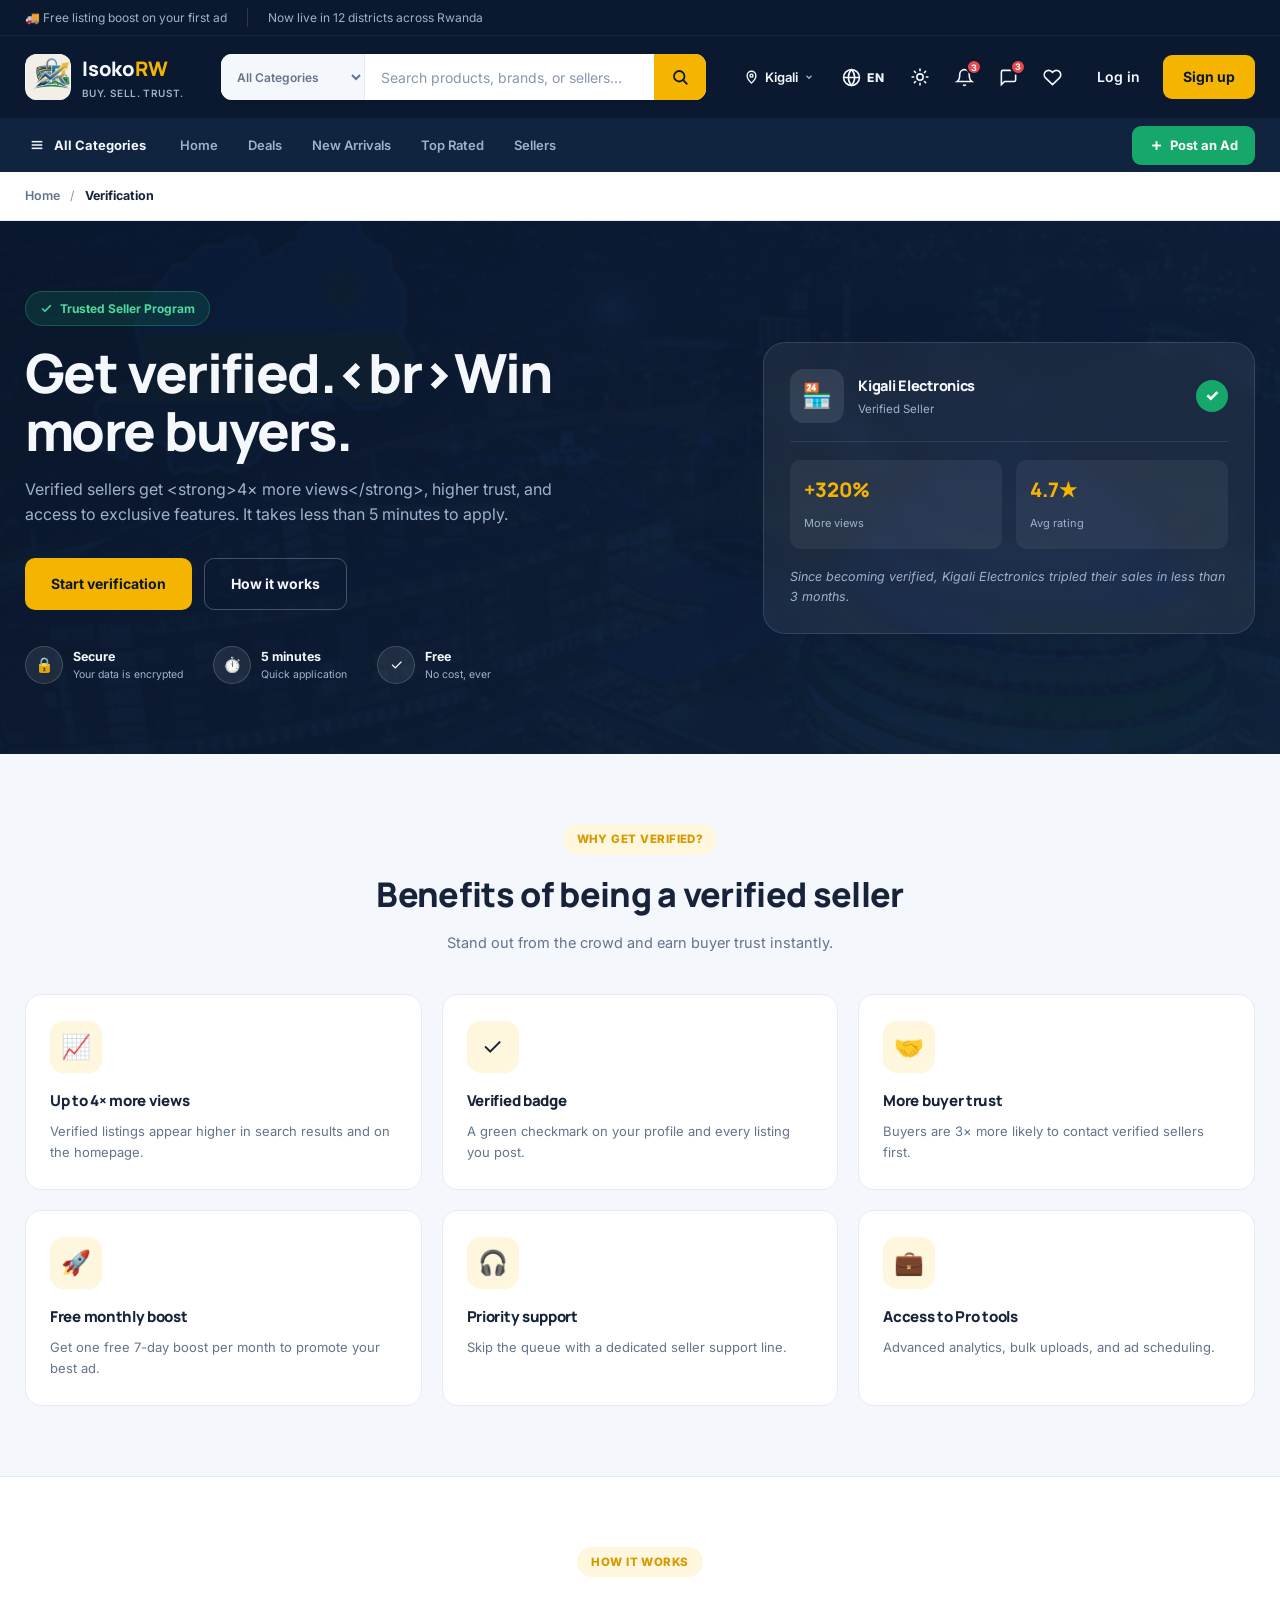
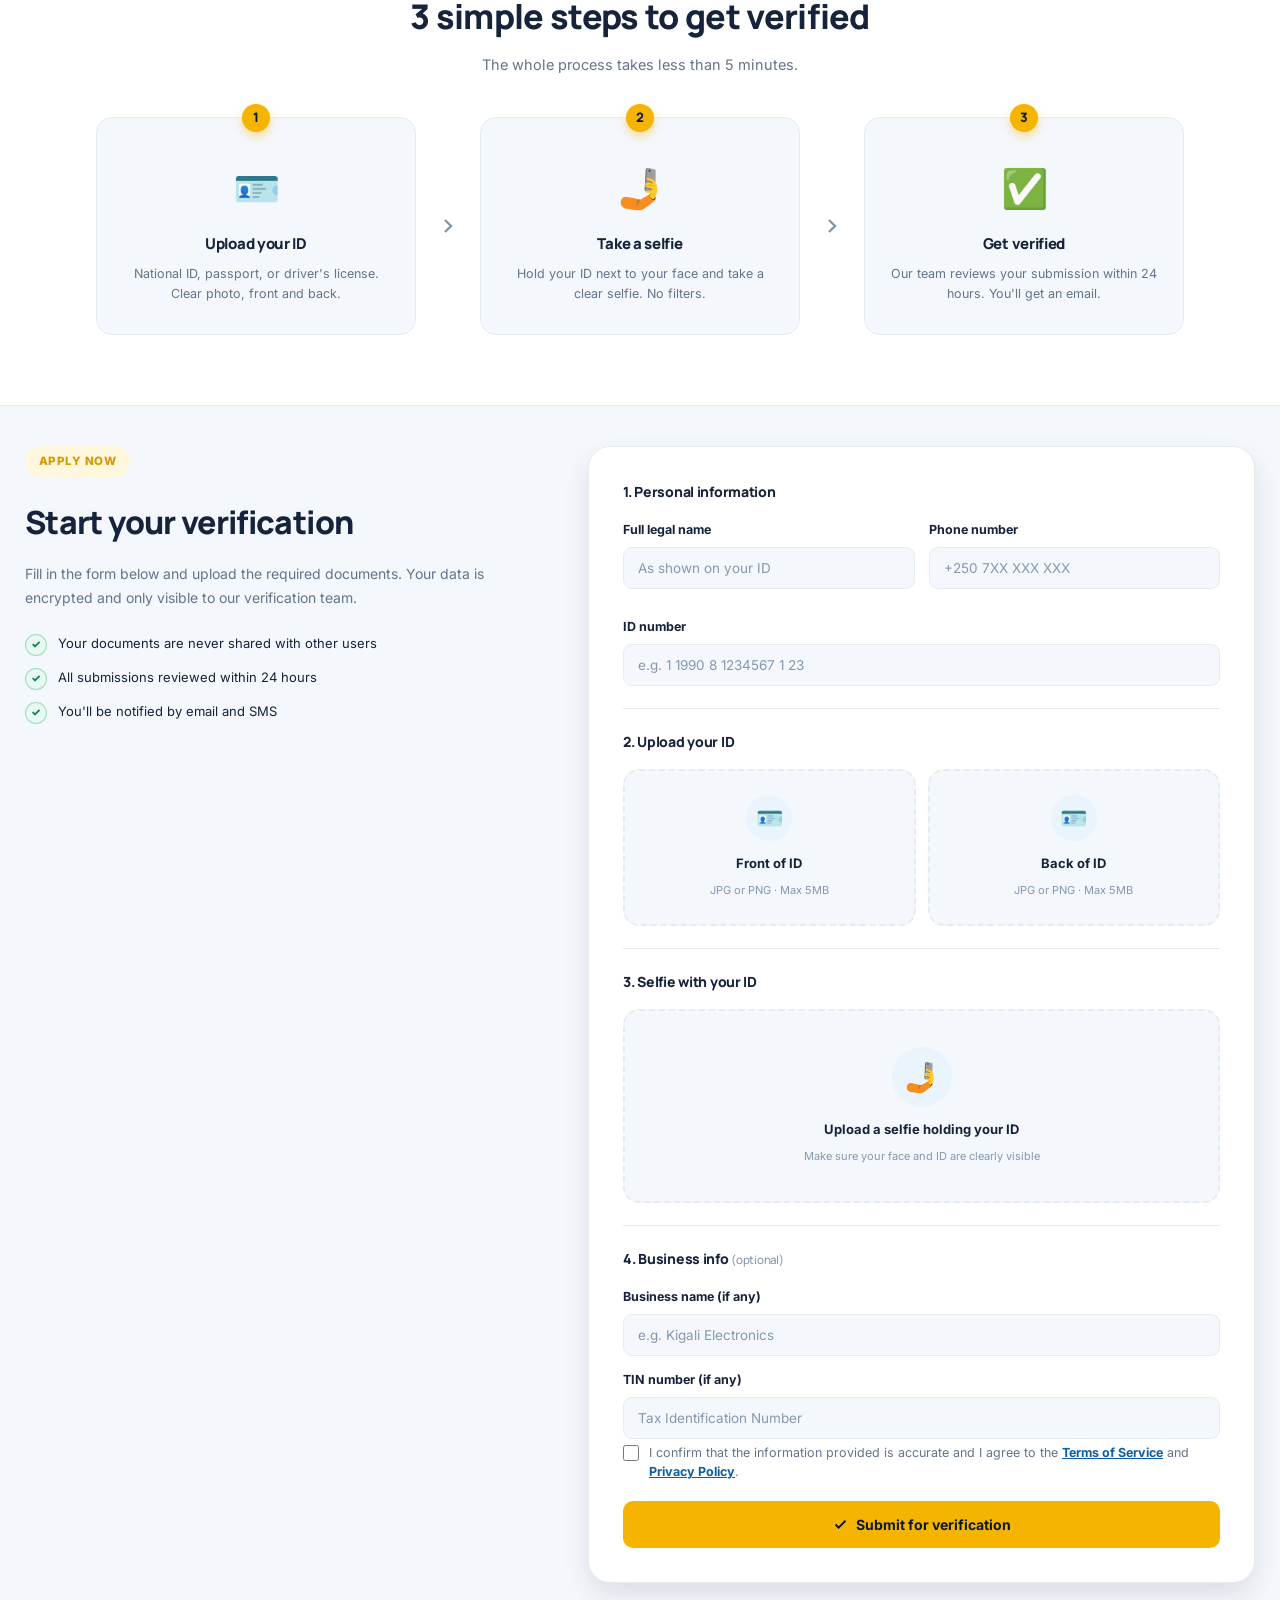
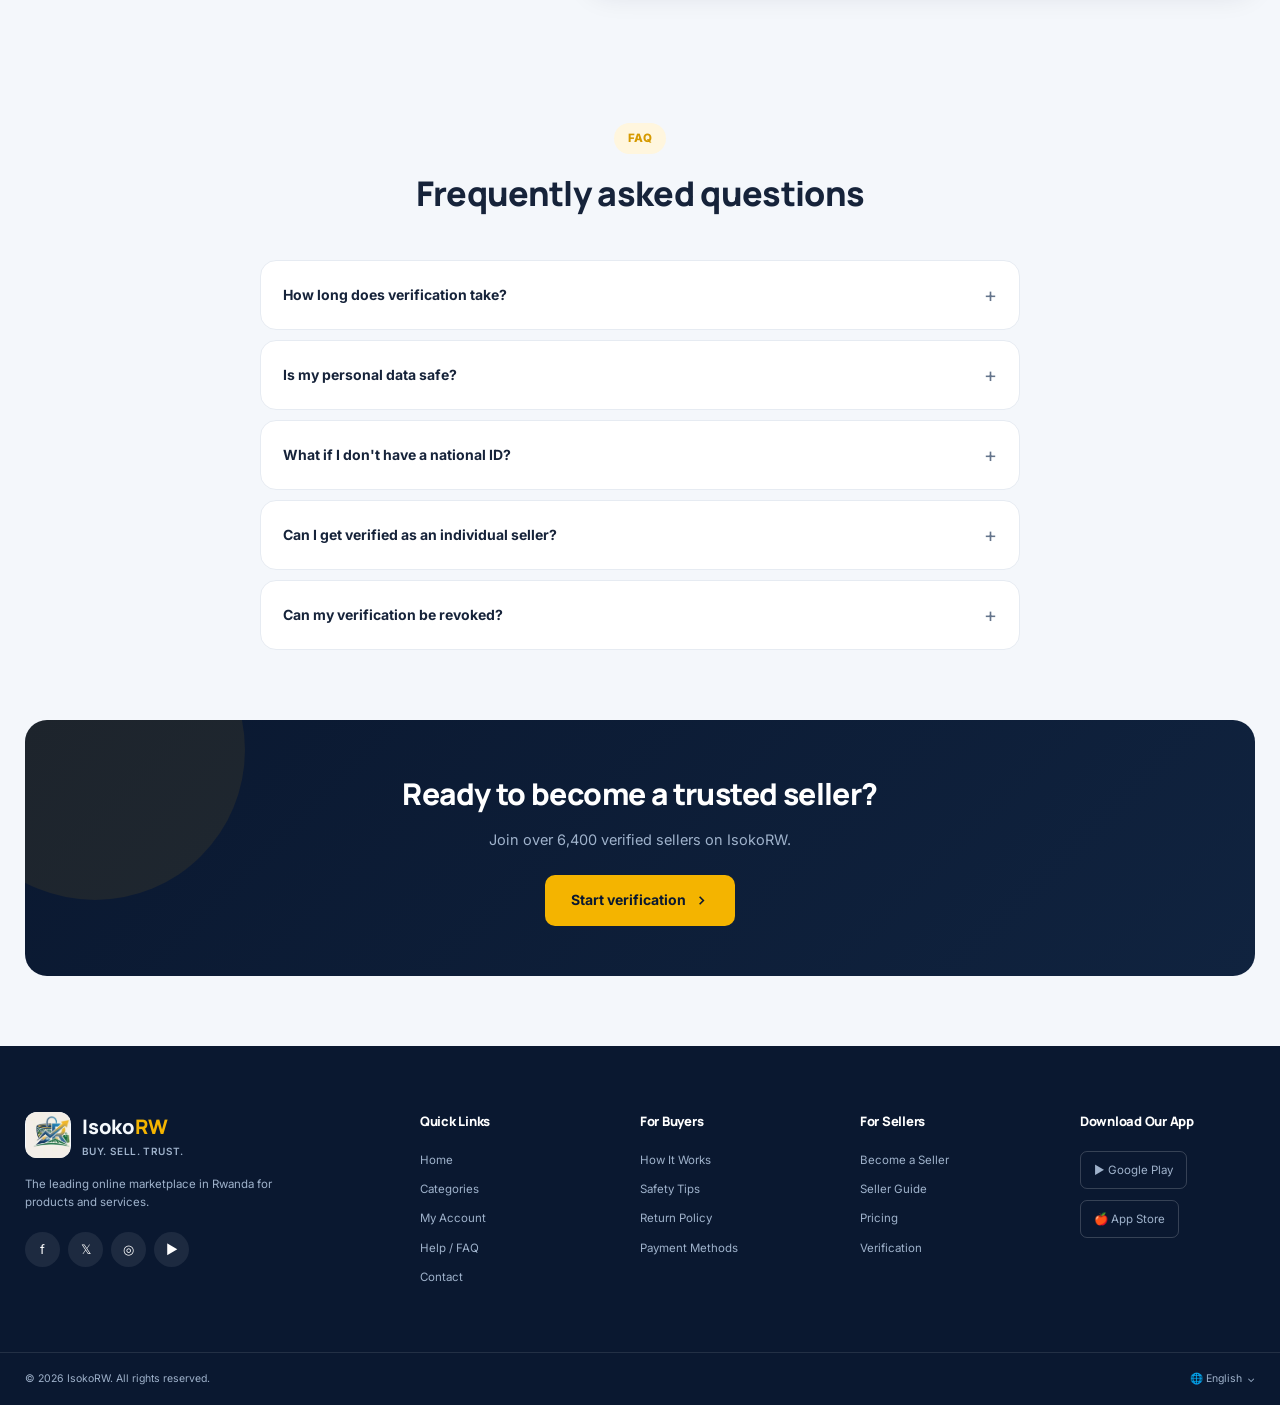
<file: pages/verification.html>
<!DOCTYPE html>
<html lang="en">

<head>
    <meta charset="UTF-8">
    <meta name="viewport" content="width=device-width, initial-scale=1.0">

    <!-- Anti-cache -->
    <meta http-equiv="Cache-Control" content="no-cache, no-store, must-revalidate">
    <meta http-equiv="Pragma" content="no-cache">
    <meta http-equiv="Expires" content="0">

    <title>Get Verified - IsokoRW</title>

    <link rel="preconnect" href="https://fonts.googleapis.com">
    <link rel="preconnect" href="https://fonts.gstatic.com" crossorigin>
    <link href="https://fonts.googleapis.com/css2?family=Manrope:wght@500;700;800&family=Inter:wght@400;500;600;700&display=swap" rel="stylesheet">

    <link rel="stylesheet" href="../style.css">
</head>

<body>

    <!-- TOP BAR -->
    <div class="top-bar">
        <div class="top-bar-inner">
            <span data-i18n="top_bar_promo">🚚 Free listing boost on your first ad</span>
            <span class="top-bar-sep" data-i18n="top_bar_districts">Now live in 12 districts across Rwanda</span>
        </div>
    </div>


    <!-- HEADER -->
    <header class="header">

        <a href="../index.html" class="logo">
            <div class="logo-icon">
                <img src="../logo.jpeg" alt="IsokoRW Logo">
            </div>
            <div class="logo-text">
                <h2>Isoko<span>RW</span></h2>
                <span class="logo-tagline">Buy. Sell. Trust.</span>
            </div>
        </a>

        <div class="header-search">
            <select id="headerCategory" class="header-search-select">
                <option value="" data-i18n="all_categories">All categories</option>
                <option value="phones" data-i18n="cat_phones">Phones & Tablets</option>
                <option value="electronics" data-i18n="cat_electronics">Electronics</option>
                <option value="fashion" data-i18n="cat_fashion">Fashion</option>
                <option value="vehicles" data-i18n="cat_vehicles">Vehicles</option>
                <option value="real-estate" data-i18n="cat_real_estate">Real Estate</option>
                <option value="home" data-i18n="cat_home">Home & Living</option>
                <option value="gaming" data-i18n="cat_gaming">Gaming</option>
                <option value="books" data-i18n="cat_books">Books</option>
                <option value="beauty" data-i18n="cat_beauty">Beauty</option>
                <option value="services" data-i18n="cat_services">Services</option>
            </select>

            <input type="text" placeholder="Search products, brands, or sellers..." id="headerSearch" data-i18n-placeholder="search_placeholder">

            <button type="button" id="headerSearchButton" aria-label="Search">
                <svg width="18" height="18" viewBox="0 0 24 24" fill="none" stroke="currentColor" stroke-width="2.4" stroke-linecap="round"><circle cx="11" cy="11" r="7"/><line x1="21" y1="21" x2="16.65" y2="16.65"/></svg>
            </button>
        </div>

        <div class="header-actions">
            <div class="location" title="Delivery location">
                <svg width="15" height="15" viewBox="0 0 24 24" fill="none" stroke="currentColor" stroke-width="2.2"><path d="M12 21s7-7.1 7-12a7 7 0 1 0-14 0c0 4.9 7 12 7 12Z"/><circle cx="12" cy="9" r="2.4"/></svg>
                <span data-i18n="location">Kigali</span>
                <svg class="chev" width="10" height="10" viewBox="0 0 24 24" fill="none" stroke="currentColor" stroke-width="3"><path d="m6 9 6 6 6-6"/></svg>
            </div>

            <!-- Sélecteur de langue -->
            <div class="lang-switcher" id="langSwitcher">
                <button class="icon-button lang-btn" id="langBtn" title="Change language" aria-label="Change language">
                    <svg width="19" height="19" viewBox="0 0 24 24" fill="none" stroke="currentColor" stroke-width="2" stroke-linecap="round" stroke-linejoin="round">
                        <circle cx="12" cy="12" r="10"/>
                        <line x1="2" y1="12" x2="22" y2="12"/>
                        <path d="M12 2a15.3 15.3 0 0 1 4 10 15.3 15.3 0 0 1-4 10 15.3 15.3 0 0 1-4-10 15.3 15.3 0 0 1 4-10z"/>
                    </svg>
                    <span class="lang-current" id="langCurrent">EN</span>
                </button>

                <div class="lang-dropdown" id="langDropdown">
                    <button class="lang-option active" data-lang="en">
                        <span class="lang-flag">🇬🇧</span>
                        <div>
                            <strong>English</strong>
                            <small>English</small>
                        </div>
                        <span class="lang-check">✓</span>
                    </button>

                    <button class="lang-option" data-lang="rw">
                        <span class="lang-flag">🇷🇼</span>
                        <div>
                            <strong>Kinyarwanda</strong>
                            <small>Ikinyarwanda</small>
                        </div>
                        <span class="lang-check">✓</span>
                    </button>

                    <button class="lang-option" data-lang="fr">
                        <span class="lang-flag">🇫🇷</span>
                        <div>
                            <strong>Français</strong>
                            <small>French</small>
                        </div>
                        <span class="lang-check">✓</span>
                    </button>
                </div>
            </div>

            <!-- Bouton Dark Mode -->
            <button class="icon-button theme-toggle" id="themeToggle" title="Toggle theme" aria-label="Toggle dark mode">
                <svg class="icon-sun" width="19" height="19" viewBox="0 0 24 24" fill="none" stroke="currentColor" stroke-width="2" stroke-linecap="round" stroke-linejoin="round">
                    <circle cx="12" cy="12" r="4"/>
                    <path d="M12 2v2M12 20v2M4.93 4.93l1.41 1.41M17.66 17.66l1.41 1.41M2 12h2M20 12h2M6.34 17.66l-1.41 1.41M19.07 4.93l-1.41 1.41"/>
                </svg>
                <svg class="icon-moon" width="19" height="19" viewBox="0 0 24 24" fill="none" stroke="currentColor" stroke-width="2" stroke-linecap="round" stroke-linejoin="round">
                    <path d="M21 12.79A9 9 0 1 1 11.21 3 7 7 0 0 0 21 12.79z"/>
                </svg>
            </button>

            <button class="icon-button" title="Notifications">
                <svg width="19" height="19" viewBox="0 0 24 24" fill="none" stroke="currentColor" stroke-width="2"><path d="M18 8a6 6 0 0 0-12 0c0 7-3 9-3 9h18s-3-2-3-9"/><path d="M13.7 21a2 2 0 0 1-3.4 0"/></svg>
                <span class="notification-badge">3</span>
            </button>

            <a href="messages.html" class="icon-button" title="Messages">
                <svg width="19" height="19" viewBox="0 0 24 24" fill="none" stroke="currentColor" stroke-width="2"><path d="M21 15a2 2 0 0 1-2 2H7l-4 4V5a2 2 0 0 1 2-2h14a2 2 0 0 1 2 2Z"/></svg>
                <span class="notification-badge">3</span>
            </a>

            <button class="icon-button" title="Favorites">
                <svg width="19" height="19" viewBox="0 0 24 24" fill="none" stroke="currentColor" stroke-width="2"><path d="M20.8 4.6a5.5 5.5 0 0 0-7.8 0L12 5.6l-1-1a5.5 5.5 0 0 0-7.8 7.8l1 1L12 21l7.8-7.6 1-1a5.5 5.5 0 0 0 0-7.8Z"/></svg>
            </button>

            <a href="login.html" class="login-button" data-i18n="login">Log in</a>
            <a href="register.html" class="signup-button" data-i18n="signup">Sign up</a>
        </div>

    </header>


    <!-- NAVIGATION -->
    <nav class="navigation">

        <button class="all-categories" id="allCategoriesToggle">
            <svg width="16" height="16" viewBox="0 0 24 24" fill="none" stroke="currentColor" stroke-width="2.3"><line x1="4" y1="7" x2="20" y2="7"/><line x1="4" y1="12" x2="20" y2="12"/><line x1="4" y1="17" x2="20" y2="17"/></svg>
            <span data-i18n="all_categories">All Categories</span>
        </button>

        <div class="nav-links">
            <a href="../index.html" data-i18n="home">Home</a>
            <a href="products.html" data-i18n="deals">Deals</a>
            <a href="new-arrivals.html" data-i18n="new_arrivals">New Arrivals</a>
            <a href="top-rated.html" data-i18n="top_rated">Top Rated</a>
            <a href="seller.html" data-i18n="sellers">Sellers</a>
        </div>

        <a href="post-ad.html" class="post-ad-button">
            <svg width="15" height="15" viewBox="0 0 24 24" fill="none" stroke="currentColor" stroke-width="3"><line x1="12" y1="5" x2="12" y2="19"/><line x1="5" y1="12" x2="19" y2="12"/></svg>
            <span data-i18n="post_ad">Post an Ad</span>
        </a>

    </nav>


    <!-- MEGA MENU -->
    <div class="mega-menu" id="megaMenu">
        <div class="mega-menu-inner">
            <div class="mega-menu-header">
                <h3 data-i18n="browse_categories">Browse all categories</h3>
                <button class="mega-menu-close" id="megaMenuClose" aria-label="Close">
                    <svg width="16" height="16" viewBox="0 0 24 24" fill="none" stroke="currentColor" stroke-width="2.4"><line x1="18" y1="6" x2="6" y2="18"/><line x1="6" y1="6" x2="18" y2="18"/></svg>
                </button>
            </div>

            <div class="mega-menu-grid">
                <a href="products.html" class="mega-cat"><div class="mega-cat-icon">📱</div><div class="mega-cat-info"><strong data-i18n="cat_phones">Phones & Tablets</strong><span data-i18n="ads_3200">3,200 ads</span></div></a>
                <a href="products.html" class="mega-cat"><div class="mega-cat-icon">💻</div><div class="mega-cat-info"><strong data-i18n="cat_electronics">Electronics</strong><span data-i18n="ads_2750">2,750 ads</span></div></a>
                <a href="products.html" class="mega-cat"><div class="mega-cat-icon">👕</div><div class="mega-cat-info"><strong data-i18n="cat_fashion">Fashion</strong><span data-i18n="ads_4100">4,100 ads</span></div></a>
                <a href="products.html" class="mega-cat"><div class="mega-cat-icon">🚗</div><div class="mega-cat-info"><strong data-i18n="cat_vehicles">Vehicles</strong><span data-i18n="ads_1380">1,380 ads</span></div></a>
                <a href="products.html" class="mega-cat"><div class="mega-cat-icon">🏠</div><div class="mega-cat-info"><strong data-i18n="cat_real_estate">Real Estate</strong><span data-i18n="ads_960">960 ads</span></div></a>
                <a href="products.html" class="mega-cat"><div class="mega-cat-icon">🛋️</div><div class="mega-cat-info"><strong data-i18n="cat_home">Home & Living</strong><span data-i18n="ads_1540">1,540 ads</span></div></a>
                <a href="products.html" class="mega-cat"><div class="mega-cat-icon">🎮</div><div class="mega-cat-info"><strong data-i18n="cat_gaming">Gaming</strong><span data-i18n="ads_880">880 ads</span></div></a>
                <a href="products.html" class="mega-cat"><div class="mega-cat-icon">📚</div><div class="mega-cat-info"><strong data-i18n="cat_books">Books</strong><span data-i18n="ads_410">410 ads</span></div></a>
                <a href="products.html" class="mega-cat"><div class="mega-cat-icon">💄</div><div class="mega-cat-info"><strong data-i18n="cat_beauty">Beauty</strong><span data-i18n="ads_720">720 ads</span></div></a>
                <a href="products.html" class="mega-cat"><div class="mega-cat-icon">🔧</div><div class="mega-cat-info"><strong data-i18n="cat_services">Services</strong><span data-i18n="ads_1050">1,050 ads</span></div></a>
            </div>

            <div class="mega-menu-footer">
                <a href="categories.html" class="mega-menu-all" data-i18n="view_all_categories">View all categories →</a>
            </div>
        </div>
    </div>

    <div class="mega-menu-overlay" id="megaMenuOverlay"></div>


    <!-- BREADCRUMB -->
    <div class="breadcrumb-bar">
        <div class="breadcrumb-inner">
            <a href="../index.html" data-i18n="home">Home</a>
            <span class="breadcrumb-sep">/</span>
            <span class="breadcrumb-current" data-i18n="verification">Verification</span>
        </div>
    </div>


    <!-- VERIFICATION PAGE -->
    <main class="verify-page">

        <!-- HERO -->
        <section class="verify-hero">

            <div class="verify-hero-overlay"></div>

            <div class="verify-hero-inner">

                <div class="verify-hero-content">

                    <span class="verify-hero-badge">
                        <svg width="13" height="13" viewBox="0 0 24 24" fill="none" stroke="currentColor" stroke-width="3"><polyline points="20 6 9 17 4 12"/></svg>
                        <span data-i18n="verify_badge_program">Trusted Seller Program</span>
                    </span>

                    <h1 data-i18n="verify_hero_title">Get verified.<br>Win more buyers.</h1>

                    <p data-i18n="verify_hero_sub">
                        Verified sellers get <strong>4× more views</strong>, higher trust, and access
                        to exclusive features. It takes less than 5 minutes to apply.
                    </p>

                    <div class="verify-hero-actions">
                        <a href="#startVerification" class="verify-hero-btn verify-hero-btn-primary" data-i18n="verify_start">
                            Start verification
                        </a>
                        <a href="#howItWorks" class="verify-hero-btn verify-hero-btn-secondary" data-i18n="verify_how">
                            How it works
                        </a>
                    </div>


                    <div class="verify-hero-badges">
                        <div class="verify-hero-badge-item">
                            <span>🔒</span>
                            <div>
                                <strong data-i18n="verify_badge_secure">Secure</strong>
                                <small data-i18n="verify_badge_secure_desc">Your data is encrypted</small>
                            </div>
                        </div>

                        <div class="verify-hero-badge-item">
                            <span>⏱️</span>
                            <div>
                                <strong data-i18n="verify_badge_time">5 minutes</strong>
                                <small data-i18n="verify_badge_time_desc">Quick application</small>
                            </div>
                        </div>

                        <div class="verify-hero-badge-item">
                            <span>✓</span>
                            <div>
                                <strong data-i18n="verify_badge_free">Free</strong>
                                <small data-i18n="verify_badge_free_desc">No cost, ever</small>
                            </div>
                        </div>
                    </div>

                </div>


                <!-- CARTE ILLUSTRATION -->
                <div class="verify-hero-card">

                    <div class="verify-hero-card-top">
                        <div class="verify-hero-card-avatar">🏪</div>
                        <div>
                            <h3>Kigali Electronics</h3>
                            <p data-i18n="verify_card_verified">Verified Seller</p>
                        </div>
                        <span class="verify-hero-card-badge">✓</span>
                    </div>

                    <div class="verify-hero-card-stats">
                        <div>
                            <strong>+320%</strong>
                            <span data-i18n="verify_card_views">More views</span>
                        </div>
                        <div>
                            <strong>4.7★</strong>
                            <span data-i18n="verify_card_rating">Avg rating</span>
                        </div>
                    </div>

                    <p class="verify-hero-card-note" data-i18n="verify_card_note">
                        Since becoming verified, Kigali Electronics tripled their sales
                        in less than 3 months.
                    </p>

                </div>

            </div>

        </section>


        <!-- BENEFITS -->
        <section class="verify-section" id="howItWorks">

            <div class="verify-section-header">
                <span class="verify-eyebrow" data-i18n="verify_why_eyebrow">Why get verified?</span>
                <h2 data-i18n="verify_why_title">Benefits of being a verified seller</h2>
                <p data-i18n="verify_why_sub">Stand out from the crowd and earn buyer trust instantly.</p>
            </div>


            <div class="verify-benefits">

                <div class="verify-benefit">
                    <div class="verify-benefit-icon">📈</div>
                    <h3 data-i18n="verify_benefit_1_title">Up to 4× more views</h3>
                    <p data-i18n="verify_benefit_1_desc">Verified listings appear higher in search results and on the homepage.</p>
                </div>

                <div class="verify-benefit">
                    <div class="verify-benefit-icon">✓</div>
                    <h3 data-i18n="verify_benefit_2_title">Verified badge</h3>
                    <p data-i18n="verify_benefit_2_desc">A green checkmark on your profile and every listing you post.</p>
                </div>

                <div class="verify-benefit">
                    <div class="verify-benefit-icon">🤝</div>
                    <h3 data-i18n="verify_benefit_3_title">More buyer trust</h3>
                    <p data-i18n="verify_benefit_3_desc">Buyers are 3× more likely to contact verified sellers first.</p>
                </div>

                <div class="verify-benefit">
                    <div class="verify-benefit-icon">🚀</div>
                    <h3 data-i18n="verify_benefit_4_title">Free monthly boost</h3>
                    <p data-i18n="verify_benefit_4_desc">Get one free 7-day boost per month to promote your best ad.</p>
                </div>

                <div class="verify-benefit">
                    <div class="verify-benefit-icon">🎧</div>
                    <h3 data-i18n="verify_benefit_5_title">Priority support</h3>
                    <p data-i18n="verify_benefit_5_desc">Skip the queue with a dedicated seller support line.</p>
                </div>

                <div class="verify-benefit">
                    <div class="verify-benefit-icon">💼</div>
                    <h3 data-i18n="verify_benefit_6_title">Access to Pro tools</h3>
                    <p data-i18n="verify_benefit_6_desc">Advanced analytics, bulk uploads, and ad scheduling.</p>
                </div>

            </div>

        </section>


        <!-- HOW IT WORKS -->
        <section class="verify-section verify-how">

            <div class="verify-section-header">
                <span class="verify-eyebrow" data-i18n="verify_how_eyebrow">How it works</span>
                <h2 data-i18n="verify_how_title">3 simple steps to get verified</h2>
                <p data-i18n="verify_how_sub">The whole process takes less than 5 minutes.</p>
            </div>


            <div class="verify-steps">

                <div class="verify-step-card">
                    <div class="verify-step-num">1</div>
                    <div class="verify-step-icon">🪪</div>
                    <h3 data-i18n="verify_step_1_title">Upload your ID</h3>
                    <p data-i18n="verify_step_1_desc">National ID, passport, or driver's license. Clear photo, front and back.</p>
                </div>

                <div class="verify-step-arrow">
                    <svg width="24" height="24" viewBox="0 0 24 24" fill="none" stroke="currentColor" stroke-width="2.4"><polyline points="9 18 15 12 9 6"/></svg>
                </div>

                <div class="verify-step-card">
                    <div class="verify-step-num">2</div>
                    <div class="verify-step-icon">🤳</div>
                    <h3 data-i18n="verify_step_2_title">Take a selfie</h3>
                    <p data-i18n="verify_step_2_desc">Hold your ID next to your face and take a clear selfie. No filters.</p>
                </div>

                <div class="verify-step-arrow">
                    <svg width="24" height="24" viewBox="0 0 24 24" fill="none" stroke="currentColor" stroke-width="2.4"><polyline points="9 18 15 12 9 6"/></svg>
                </div>

                <div class="verify-step-card">
                    <div class="verify-step-num">3</div>
                    <div class="verify-step-icon">✅</div>
                    <h3 data-i18n="verify_step_3_title">Get verified</h3>
                    <p data-i18n="verify_step_3_desc">Our team reviews your submission within 24 hours. You'll get an email.</p>
                </div>

            </div>

        </section>


        <!-- FORMULAIRE -->
        <section class="verify-section verify-form-section" id="startVerification">

            <div class="verify-form-wrapper">

                <div class="verify-form-info">
                    <span class="verify-eyebrow" data-i18n="verify_form_eyebrow">Apply now</span>
                    <h2 data-i18n="verify_form_title">Start your verification</h2>
                    <p data-i18n="verify_form_sub">
                        Fill in the form below and upload the required documents.
                        Your data is encrypted and only visible to our verification team.
                    </p>

                    <ul class="verify-form-list">
                        <li>
                            <span class="verify-form-check">✓</span>
                            <span data-i18n="verify_form_bullet_1">Your documents are never shared with other users</span>
                        </li>
                        <li>
                            <span class="verify-form-check">✓</span>
                            <span data-i18n="verify_form_bullet_2">All submissions reviewed within 24 hours</span>
                        </li>
                        <li>
                            <span class="verify-form-check">✓</span>
                            <span data-i18n="verify_form_bullet_3">You'll be notified by email and SMS</span>
                        </li>
                    </ul>
                </div>


                <form class="verify-form" id="verifyForm">

                    <div class="verify-form-block">
                        <h3 data-i18n="verify_form_personal">1. Personal information</h3>

                        <div class="verify-row">
                            <div class="verify-field">
                                <label for="verifyName" data-i18n="verify_form_name">Full legal name <span class="verify-req">*</span></label>
                                <input type="text" id="verifyName" placeholder="As shown on your ID" data-i18n-placeholder="verify_form_name_placeholder" required>
                            </div>

                            <div class="verify-field">
                                <label for="verifyPhone" data-i18n="verify_form_phone">Phone number <span class="verify-req">*</span></label>
                                <input type="tel" id="verifyPhone" placeholder="+250 7XX XXX XXX" required>
                            </div>
                        </div>

                        <div class="verify-field">
                            <label for="verifyIdNumber" data-i18n="verify_form_id">ID number <span class="verify-req">*</span></label>
                            <input type="text" id="verifyIdNumber" placeholder="e.g. 1 1990 8 1234567 1 23" required>
                        </div>
                    </div>


                    <div class="verify-form-block">
                        <h3 data-i18n="verify_form_upload">2. Upload your ID</h3>

                        <div class="verify-uploads">

                            <label class="verify-upload">
                                <input type="file" accept="image/*" hidden>
                                <div class="verify-upload-icon">🪪</div>
                                <strong data-i18n="verify_form_front">Front of ID</strong>
                                <span data-i18n="verify_form_file_hint">JPG or PNG · Max 5MB</span>
                            </label>

                            <label class="verify-upload">
                                <input type="file" accept="image/*" hidden>
                                <div class="verify-upload-icon">🪪</div>
                                <strong data-i18n="verify_form_back">Back of ID</strong>
                                <span data-i18n="verify_form_file_hint">JPG or PNG · Max 5MB</span>
                            </label>

                        </div>
                    </div>


                    <div class="verify-form-block">
                        <h3 data-i18n="verify_form_selfie">3. Selfie with your ID</h3>

                        <label class="verify-upload verify-upload-large">
                            <input type="file" accept="image/*" hidden>
                            <div class="verify-upload-icon">🤳</div>
                            <strong data-i18n="verify_form_selfie_upload">Upload a selfie holding your ID</strong>
                            <span data-i18n="verify_form_selfie_hint">Make sure your face and ID are clearly visible</span>
                        </label>
                    </div>


                    <div class="verify-form-block">
                        <h3><span data-i18n="verify_form_business">4. Business info</span> <span class="verify-optional" data-i18n="post_optional">(optional)</span></h3>

                        <div class="verify-field">
                            <label for="verifyBusiness" data-i18n="verify_form_business_name">Business name (if any)</label>
                            <input type="text" id="verifyBusiness" placeholder="e.g. Kigali Electronics">
                        </div>

                        <div class="verify-field">
                            <label for="verifyTin" data-i18n="verify_form_tin">TIN number (if any)</label>
                            <input type="text" id="verifyTin" placeholder="Tax Identification Number">
                        </div>
                    </div>


                    <label class="verify-checkbox">
                        <input type="checkbox" id="verifyTerms" required>
                        <span>
                            <span data-i18n="verify_form_terms">I confirm that the information provided is accurate and I agree to the</span>
                            <a href="#" class="auth-inline-link" data-i18n="register_terms_link">Seller Terms</a>
                            <span data-i18n="register_terms_and">and</span>
                            <a href="#" class="auth-inline-link" data-i18n="register_privacy_link">Privacy Policy</a>.
                        </span>
                    </label>

                    <button type="submit" class="verify-submit">
                        <svg width="15" height="15" viewBox="0 0 24 24" fill="none" stroke="currentColor" stroke-width="3"><polyline points="20 6 9 17 4 12"/></svg>
                        <span data-i18n="verify_form_submit">Submit for verification</span>
                    </button>

                </form>

            </div>

        </section>


        <!-- FAQ -->
        <section class="verify-section">

            <div class="verify-section-header">
                <span class="verify-eyebrow" data-i18n="help_faq_eyebrow">FAQ</span>
                <h2 data-i18n="help_faq_title">Frequently asked questions</h2>
            </div>


            <div class="verify-faq">

                <details class="verify-faq-item">
                    <summary data-i18n="verify_faq_q1">How long does verification take?</summary>
                    <p data-i18n="verify_faq_a1">Most applications are reviewed within 24 hours. During peak times it may take up to 48 hours.</p>
                </details>

                <details class="verify-faq-item">
                    <summary data-i18n="verify_faq_q2">Is my personal data safe?</summary>
                    <p data-i18n="verify_faq_a2">Yes. All uploaded documents are encrypted and only visible to our verification team. We never share them with other users.</p>
                </details>

                <details class="verify-faq-item">
                    <summary data-i18n="verify_faq_q3">What if I don't have a national ID?</summary>
                    <p data-i18n="verify_faq_a3">You can use a valid passport or driver's license. If you don't have any of these, please contact support.</p>
                </details>

                <details class="verify-faq-item">
                    <summary data-i18n="verify_faq_q4">Can I get verified as an individual seller?</summary>
                    <p data-i18n="verify_faq_a4">Absolutely. Verification is available to both individuals and businesses.</p>
                </details>

                <details class="verify-faq-item">
                    <summary data-i18n="verify_faq_q5">Can my verification be revoked?</summary>
                    <p data-i18n="verify_faq_a5">Yes. If you violate our selling rules or receive multiple valid complaints, your verified status may be removed.</p>
                </details>

            </div>

        </section>


        <!-- CTA -->
        <section class="verify-cta">

            <div class="verify-cta-inner">
                <h2 data-i18n="verify_cta_title">Ready to become a trusted seller?</h2>
                <p data-i18n="verify_cta_sub">Join over 6,400 verified sellers on IsokoRW.</p>
                <a href="#startVerification" class="verify-cta-btn">
                    <span data-i18n="verify_start">Start verification</span>
                    <svg width="15" height="15" viewBox="0 0 24 24" fill="none" stroke="currentColor" stroke-width="2.6"><polyline points="9 18 15 12 9 6"/></svg>
                </a>
            </div>

        </section>

    </main>


    <!-- FOOTER -->
    <footer class="footer">

        <div class="footer-container">

            <div class="footer-brand">
                <a href="../index.html" class="footer-logo">
                    <div class="footer-logo-icon">
                        <img src="../logo.jpeg" alt="IsokoRW Logo">
                    </div>
                    <div class="footer-logo-text">
                        <h2>Isoko<span>RW</span></h2>
                        <span class="footer-logo-tagline">Buy. Sell. Trust.</span>
                    </div>
                </a>
                <p data-i18n="footer_description">The leading online marketplace in Rwanda for products and services.</p>
                <div class="social-links">
                    <a href="#" aria-label="Facebook">f</a>
                    <a href="#" aria-label="X">𝕏</a>
                    <a href="#" aria-label="Instagram">◎</a>
                    <a href="#" aria-label="YouTube">▶</a>
                </div>
            </div>

            <div class="footer-column">
                <h3 data-i18n="quick_links">Quick Links</h3>
                <a href="../index.html" data-i18n="home">Home</a>
                <a href="categories.html" data-i18n="categories">Categories</a>
                <a href="account.html" data-i18n="my_account">My Account</a>
                <a href="help.html" data-i18n="help_faq">Help / FAQ</a>
                <a href="help.html" data-i18n="contact">Contact</a>
            </div>

            <div class="footer-column">
                <h3 data-i18n="for_buyers">For Buyers</h3>
                <a href="help.html" data-i18n="how_it_works">How It Works</a>
                <a href="help.html" data-i18n="safety_tips">Safety Tips</a>
                <a href="help.html" data-i18n="return_policy">Return Policy</a>
                <a href="help.html" data-i18n="payment_methods">Payment Methods</a>
            </div>

            <div class="footer-column">
                <h3 data-i18n="for_sellers">For Sellers</h3>
                <a href="post-ad.html" data-i18n="become_seller">Become a Seller</a>
                <a href="help.html" data-i18n="seller_guide">Seller Guide</a>
                <a href="help.html" data-i18n="pricing">Pricing</a>
                <a href="verification.html" data-i18n="verification">Verification</a>
            </div>

            <div class="footer-column">
                <h3 data-i18n="download_app">Download Our App</h3>
                <a href="#" class="app-button">▶ Google Play</a>
                <a href="#" class="app-button">🍎 App Store</a>
            </div>

        </div>

        <div class="footer-bottom">
            <p data-i18n="copyright">© 2026 IsokoRW. All rights reserved.</p>
            <div class="language">
                🌐 English
                <span>⌄</span>
            </div>
        </div>

    </footer>


    <!-- BACK TO TOP + SCROLL PROGRESS -->
    <div class="scroll-progress" id="scrollProgress"></div>

    <button class="back-to-top" id="backToTop" aria-label="Back to top" title="Back to top">
        <svg width="20" height="20" viewBox="0 0 24 24" fill="none" stroke="currentColor" stroke-width="2.6" stroke-linecap="round" stroke-linejoin="round">
            <line x1="12" y1="19" x2="12" y2="5"/>
            <polyline points="5 12 12 5 19 12"/>
        </svg>
    </button>


    <script src="../translations.js"></script>
    <script src="../script.js"></script>

    <script>
        /* ============ FORM SUBMIT ============ */
        const verifyForm = document.getElementById("verifyForm");

        if (verifyForm) {
            verifyForm.addEventListener("submit", (e) => {
                e.preventDefault();

                const name = document.getElementById("verifyName").value.trim();
                const phone = document.getElementById("verifyPhone").value.trim();
                const idNumber = document.getElementById("verifyIdNumber").value.trim();
                const terms = document.getElementById("verifyTerms").checked;

                if (!name || !phone || !idNumber) {
                    alert("Please fill in all required fields.");
                    return;
                }

                if (!terms) {
                    alert("Please accept the Seller Terms and Privacy Policy.");
                    return;
                }

                alert("🎉 Your verification request has been submitted!\nWe'll review it within 24 hours and email you the result.");
            });
        }


        /* ============ SMOOTH SCROLL ============ */
        document.querySelectorAll('a[href^="#"]').forEach(link => {
            link.addEventListener("click", (e) => {
                const target = document.querySelector(link.getAttribute("href"));
                if (target) {
                    e.preventDefault();
                    target.scrollIntoView({ behavior: "smooth", block: "start" });
                }
            });
        });
    </script>

</body>

</html>
</file>
<file: style.css>
/* =========================================================
   ISOKORW
   PROFESSIONAL MARKETPLACE DESIGN
   Dark chrome + light commerce surface, Manrope / Inter
========================================================= */


/* =========================================================
   1. RESET & TOKENS
========================================================= */

* {
    margin: 0;
    padding: 0;
    box-sizing: border-box;
}

:root {

    /* INK (dark chrome — header / nav / footer) */
    --ink: #0A1830;
    --ink-2: #10233F;
    --ink-3: #16304F;

    /* BRAND */
    --blue: #0B5FA5;
    --blue-dark: #084677;
    --blue-light: #EAF4FC;

    --amber: #F4B400;
    --amber-dark: #D69A00;
    --amber-light: #FFF6DE;

    --green: #16A86B;
    --green-dark: #0D824F;
    --green-light: #E9F9F1;

    /* TEXT (on light surfaces) */
    --text: #16233A;
    --muted: #64748B;
    --muted-2: #8698AE;

    /* TEXT (on dark surfaces) */
    --ink-text: #F4F8FC;
    --ink-muted: #9FB2CB;

    /* SURFACES */
    --surface: #FFFFFF;
    --surface-alt: #F4F7FB;
    --border: #E6EBF2;

    /* SPECIAL */
    --danger: #E5484D;

    /* SHADOWS */
    --shadow-sm: 0 1px 3px rgba(10, 24, 48, 0.06), 0 1px 2px rgba(10, 24, 48, 0.04);
    --shadow: 0 12px 28px rgba(10, 24, 48, 0.10);
    --shadow-lg: 0 24px 60px rgba(10, 24, 48, 0.20);

    /* RADIUS */
    --radius-sm: 10px;
    --radius: 16px;
    --radius-lg: 22px;

    /* CONTAINER */
    --container: 1280px;
}

html {
    scroll-behavior: smooth;
}

body {
    font-family: "Inter", Arial, Helvetica, sans-serif;
    color: var(--text);
    background: var(--surface-alt);
    line-height: 1.6;
    overflow-x: hidden;
    -webkit-font-smoothing: antialiased;
}

h1, h2, h3 {
    font-family: "Manrope", "Inter", sans-serif;
    font-weight: 800;
    letter-spacing: -0.02em;
    color: var(--text);
}

button, input, select, textarea {
    font-family: inherit;
}

button {
    cursor: pointer;
    border: none;
    background: none;
}

a {
    color: inherit;
    text-decoration: none;
}

img {
    display: block;
    max-width: 100%;
}

ul {
    list-style: none;
}

:focus-visible {
    outline: 2px solid var(--amber);
    outline-offset: 2px;
}

@media (prefers-reduced-motion: reduce) {
    *, *::before, *::after {
        animation-duration: 0.001ms !important;
        transition-duration: 0.001ms !important;
    }
}


/* =========================================================
   2. TOP BAR
========================================================= */

.top-bar {
    background: var(--ink);
    color: var(--ink-muted);
    font-size: 12px;
    border-bottom: 1px solid rgba(255, 255, 255, 0.06);
}

.top-bar-inner {
    max-width: var(--container);
    margin: auto;
    padding: 8px 25px;
    display: flex;
    align-items: center;
    gap: 20px;
    white-space: nowrap;
    overflow-x: auto;
}

.top-bar-sep {
    padding-left: 20px;
    border-left: 1px solid rgba(255, 255, 255, 0.14);
}


/* =========================================================
   3. HEADER (dark chrome)
========================================================= */

.header {
    width: 100%;
    min-height: 82px;
    display: flex;
    align-items: center;
    gap: 26px;
    padding: 14px max(25px, calc((100% - var(--container)) / 2));
    background: var(--ink);
    position: sticky;
    top: 0;
    z-index: 100;
}


/* LOGO (header) */

.logo {
    display: flex;
    align-items: center;
    gap: 11px;
    min-width: 170px;
}

.logo-icon {
    width: 46px;
    height: 46px;
    display: flex;
    align-items: center;
    justify-content: center;
    background: var(--ink-text);
    border-radius: 12px;
    overflow: hidden;
    flex-shrink: 0;
}

.logo-icon img {
    width: 100%;
    height: 100%;
    object-fit: contain;
}

.logo-text h2 {
    font-size: 20px;
    font-weight: 800;
    color: var(--ink-text);
    letter-spacing: -0.01em;
}

.logo-text h2 span {
    color: var(--amber);
}

.logo-tagline {
    display: block;
    font-size: 10px;
    font-weight: 600;
    color: var(--ink-muted);
    letter-spacing: 0.04em;
    text-transform: uppercase;
}


/* HEADER SEARCH */

.header-search {
    flex: 1;
    max-width: 560px;
    height: 46px;
    display: flex;
    align-items: center;
    background: var(--surface);
    border-radius: 11px;
    overflow: hidden;
    box-shadow: var(--shadow-sm);
}

.header-search-select {
    height: 100%;
    max-width: 150px;
    border: none;
    outline: none;
    border-right: 1px solid var(--border);
    padding: 0 12px;
    background: var(--surface-alt);
    color: var(--muted);
    font-size: 12px;
    font-weight: 600;
}

.header-search input {
    flex: 1;
    height: 100%;
    min-width: 0;
    border: none;
    outline: none;
    padding: 0 16px;
    background: transparent;
    color: var(--text);
    font-size: 14px;
}

.header-search input::placeholder {
    color: var(--muted-2);
}

.header-search button {
    width: 52px;
    height: 100%;
    display: flex;
    align-items: center;
    justify-content: center;
    background: var(--amber);
    color: var(--ink);
    transition: background 0.2s;
}

.header-search button:hover {
    background: var(--amber-dark);
}


/* HEADER ACTIONS */

.header-actions {
    display: flex;
    align-items: center;
    gap: 4px;
    margin-left: auto;
}

.location {
    display: flex;
    align-items: center;
    gap: 6px;
    padding: 0 12px;
    height: 40px;
    border-radius: 9px;
    font-size: 13px;
    font-weight: 600;
    color: var(--ink-text);
    white-space: nowrap;
    transition: background 0.2s;
}

.location:hover {
    background: rgba(255, 255, 255, 0.08);
}

.location .chev {
    color: var(--ink-muted);
}

.icon-button {
    width: 40px;
    height: 40px;
    display: flex;
    align-items: center;
    justify-content: center;
    position: relative;
    border-radius: 50%;
    color: var(--ink-text);
    transition: background 0.2s;
}

.icon-button:hover {
    background: rgba(255, 255, 255, 0.08);
}

.notification-badge {
    position: absolute;
    top: 2px;
    right: 2px;
    min-width: 16px;
    height: 16px;
    display: flex;
    align-items: center;
    justify-content: center;
    background: var(--danger);
    color: white;
    border-radius: 50%;
    font-size: 9px;
    font-weight: 700;
    border: 2px solid var(--ink);
}

.login-button {
    padding: 10px 15px;
    margin-left: 6px;
    color: var(--ink-text);
    font-size: 14px;
    font-weight: 600;
    border-radius: 9px;
    transition: background 0.2s;
}

.login-button:hover {
    background: rgba(255, 255, 255, 0.08);
}

.signup-button {
    padding: 11px 20px;
    margin-left: 4px;
    background: var(--amber);
    color: var(--ink);
    border-radius: 9px;
    font-size: 14px;
    font-weight: 700;
    transition: transform 0.2s, background 0.2s;
}

.signup-button:hover {
    background: var(--amber-dark);
    transform: translateY(-1px);
}


/* =========================================================
   4. NAVIGATION
========================================================= */

.navigation {
    min-height: 54px;
    display: flex;
    align-items: center;
    gap: 30px;
    padding: 0 max(25px, calc((100% - var(--container)) / 2));
    background: var(--ink-2);
    position: relative;
    z-index: 90;
}

.all-categories {
    display: flex;
    align-items: center;
    gap: 9px;
    padding: 0 4px;
    height: 54px;
    font-size: 13px;
    font-weight: 700;
    color: var(--ink-text);
    white-space: nowrap;
}

.nav-links {
    display: flex;
    align-items: center;
    gap: 30px;
    height: 54px;
    overflow-x: auto;
}

.nav-links a {
    height: 54px;
    display: flex;
    align-items: center;
    position: relative;
    color: var(--ink-muted);
    font-size: 13px;
    font-weight: 600;
    white-space: nowrap;
    transition: color 0.2s;
}

.nav-links a::after {
    content: "";
    position: absolute;
    left: 0;
    right: 0;
    bottom: 0;
    height: 2px;
    background: var(--amber);
    transform: scaleX(0);
    transition: transform 0.25s;
}

.nav-links a:hover,
.nav-links a.active {
    color: var(--ink-text);
}

.nav-links a:hover::after,
.nav-links a.active::after {
    transform: scaleX(1);
}

.post-ad-button {
    margin-left: auto;
    padding: 9px 17px;
    display: flex;
    align-items: center;
    gap: 6px;
    background: var(--green);
    color: white;
    border-radius: 9px;
    font-size: 13px;
    font-weight: 700;
    white-space: nowrap;
    transition: background 0.2s, transform 0.2s;
}

.post-ad-button:hover {
    background: var(--green-dark);
    transform: translateY(-1px);
}


/* =========================================================
   5. HERO
========================================================= */

.hero {
    min-height: 600px;
    display: flex;
    align-items: center;
    position: relative;
    padding: 90px 25px 70px;
    overflow: hidden;
    color: var(--ink-text);
}

.hero-video {
    position: absolute;
    inset: 0;
    width: 100%;
    height: 100%;
    object-fit: cover;
    z-index: 0;
}

.hero-overlay {
    position: absolute;
    inset: 0;
    z-index: 1;
    background:
        linear-gradient(180deg, rgba(6, 16, 32, 0.55) 0%, rgba(6, 16, 32, 0.78) 100%),
        linear-gradient(100deg, rgba(10, 24, 48, 0.85) 20%, rgba(10, 24, 48, 0.35) 75%);
}

.hero-content {
    width: 100%;
    max-width: 1100px;
    margin: auto;
    position: relative;
    z-index: 2;
    animation: fadeUp 0.7s ease;
}

.hero-eyebrow {
    display: inline-block;
    margin-bottom: 18px;
    padding: 7px 14px;
    background: rgba(244, 180, 0, 0.16);
    border: 1px solid rgba(244, 180, 0, 0.4);
    border-radius: 30px;
    color: var(--amber);
    font-size: 12px;
    font-weight: 700;
}

.hero h1 {
    max-width: 780px;
    margin-bottom: 18px;
    font-size: clamp(38px, 5.4vw, 62px);
    line-height: 1.08;
    font-weight: 800;
    letter-spacing: -0.03em;
    color: var(--ink-text);
}


.hero h1 span {
    color: inherit;
}


.hero h1 .hero-highlight {
    color: var(--amber);
}

.hero-content > p {
    max-width: 560px;
    margin-bottom: 34px;
    font-size: 17px;
    color: var(--ink-muted);
}


/* HERO SEARCH */

.hero-search {
    width: 100%;
    max-width: 780px;
    min-height: 64px;
    display: flex;
    align-items: stretch;
    padding: 6px;
    background: var(--surface);
    border-radius: 14px;
    box-shadow: var(--shadow-lg);
}

.hero-search-input {
    flex: 1;
    display: flex;
    align-items: center;
    gap: 10px;
    padding: 0 15px;
    color: var(--muted);
}

.hero-search-input input {
    width: 100%;
    height: 52px;
    border: none;
    outline: none;
    font-size: 14px;
    color: var(--text);
    background: transparent;
}

.hero-search select {
    width: 180px;
    border: none;
    border-left: 1px solid var(--border);
    outline: none;
    padding: 0 15px;
    background: var(--surface);
    color: var(--muted);
    font-size: 13px;
    font-weight: 600;
}

.hero-location {
    display: flex;
    align-items: center;
    gap: 6px;
    padding: 0 18px;
    border-left: 1px solid var(--border);
    color: var(--muted);
    font-size: 13px;
    font-weight: 600;
    white-space: nowrap;
}

.search-button {
    min-width: 130px;
    padding: 0 24px;
    background: var(--amber);
    color: var(--ink);
    border-radius: 10px;
    font-weight: 700;
    font-size: 14px;
    transition: transform 0.2s, background 0.2s;
}

.search-button:hover {
    background: var(--amber-dark);
    transform: scale(1.02);
}


/* HERO TAGS */

.hero-tags {
    display: flex;
    align-items: center;
    flex-wrap: wrap;
    gap: 10px;
    margin-top: 18px;
    font-size: 12.5px;
    color: var(--ink-muted);
}

.hero-tags a {
    padding: 6px 12px;
    border: 1px solid rgba(255, 255, 255, 0.18);
    border-radius: 30px;
    color: var(--ink-text);
    font-weight: 600;
    transition: background 0.2s, border-color 0.2s;
}

.hero-tags a:hover {
    background: rgba(255, 255, 255, 0.1);
    border-color: rgba(255, 255, 255, 0.32);
}


/* TRUST BADGES */

.trust-badges {
    display: flex;
    gap: 34px;
    margin-top: 36px;
}

.trust-badge {
    display: flex;
    align-items: center;
    gap: 10px;
}

.trust-icon {
    width: 36px;
    height: 36px;
    display: flex;
    align-items: center;
    justify-content: center;
    background: rgba(255, 255, 255, 0.1);
    border: 1px solid rgba(255, 255, 255, 0.16);
    border-radius: 50%;
    font-size: 14px;
    flex-shrink: 0;
}

.trust-badge strong {
    display: block;
    font-size: 12.5px;
    color: var(--ink-text);
}

.trust-badge small {
    display: block;
    color: var(--ink-muted);
    font-size: 10.5px;
}


/* =========================================================
   6. STATS STRIP
========================================================= */

.stats-strip {
    background: var(--ink-2);
    border-bottom: 1px solid rgba(255, 255, 255, 0.06);
}

.stats-inner {
    max-width: var(--container);
    margin: auto;
    padding: 26px 25px;
    display: grid;
    grid-template-columns: repeat(4, 1fr);
    gap: 20px;
}

.stat {
    display: flex;
    flex-direction: column;
    gap: 3px;
    padding-left: 18px;
    border-left: 2px solid var(--amber);
}

.stat strong {
    font-family: "Manrope", sans-serif;
    font-size: 21px;
    font-weight: 800;
    color: var(--ink-text);
}

.stat span {
    font-size: 12px;
    color: var(--ink-muted);
    font-weight: 500;
}


/* =========================================================
   7. GENERAL SECTIONS
========================================================= */

.section {
    width: 100%;
    max-width: var(--container);
    margin: auto;
    padding: 70px 25px;
}

.section-header {
    display: flex;
    align-items: flex-end;
    justify-content: space-between;
    gap: 20px;
    margin-bottom: 30px;
}

.section-header h2 {
    font-size: 27px;
    margin-bottom: 4px;
}

.section-subtitle {
    color: var(--muted);
    font-size: 13.5px;
    font-weight: 500;
}

.section-header > a {
    flex-shrink: 0;
    color: var(--blue);
    font-size: 13px;
    font-weight: 700;
    padding-bottom: 3px;
}

.section-header > a:hover {
    text-decoration: underline;
}


/* =========================================================
   8. CATEGORIES
========================================================= */

.categories-section {
    position: relative;
    overflow: hidden;
    min-height: 560px;
    display: flex;
    align-items: center;
}

.categories-video {
    position: absolute;
    inset: 0;
    width: 100%;
    height: 100%;
    object-fit: cover;
    z-index: 0;
}

.categories-overlay {
    position: absolute;
    inset: 0;
    z-index: 1;
    background:
        linear-gradient(180deg, rgba(10, 24, 48, 0.82) 0%, rgba(10, 24, 48, 0.72) 100%);
}

.categories-inner {
    position: relative;
    z-index: 2;
    padding-top: 60px;
    padding-bottom: 60px;
}

.categories-inner .section-header h2 {
    color: var(--ink-text);
}

.categories-inner .section-subtitle {
    color: var(--ink-muted);
}

.categories-inner .section-header > a {
    color: var(--amber);
}

.category-grid {
    display: grid;
    grid-template-columns: repeat(5, 1fr);
    gap: 16px;
}

.category-card {
    min-height: 155px;
    display: flex;
    flex-direction: column;
    align-items: center;
    justify-content: center;
    gap: 12px;
    background: rgba(255, 255, 255, 0.96);
    backdrop-filter: blur(6px);
    border: 1px solid rgba(255, 255, 255, 0.5);
    border-radius: var(--radius);
    color: var(--text);
    box-shadow: var(--shadow);
    transition: transform 0.22s, border-color 0.22s, box-shadow 0.22s, background 0.22s;
}

.category-card:hover {
    transform: translateY(-5px);
    background: var(--surface);
    border-color: var(--amber);
    box-shadow: var(--shadow-lg);
}

.category-icon {
    width: 58px;
    height: 58px;
    display: flex;
    align-items: center;
    justify-content: center;
    background: var(--blue-light);
    border-radius: 16px;
    font-size: 27px;
    transition: background 0.22s, transform 0.22s;
}

.category-card:hover .category-icon {
    background: var(--blue);
    transform: scale(1.06);
}

.category-card span {
    font-size: 13px;
    font-weight: 700;
    text-align: center;
}

.category-card small {
    color: var(--muted-2);
    font-size: 10.5px;
    font-weight: 600;
}


/* =========================================================
   9. PRODUCTS (avec vidéo de fond)
========================================================= */

.products-section {
    position: relative;
    overflow: hidden;
    display: flex;
    align-items: center;
    padding: 0;
}

.products-video {
    position: absolute;
    inset: 0;
    width: 100%;
    height: 100%;
    object-fit: cover;
    z-index: 0;
}

.products-overlay {
    position: absolute;
    inset: 0;
    z-index: 1;
    background:
        linear-gradient(180deg, rgba(10, 24, 48, 0.88) 0%, rgba(10, 24, 48, 0.80) 100%);
}

.products-inner {
    position: relative;
    z-index: 2;
    width: 100%;
    max-width: var(--container);
    margin: auto;
    padding: 70px 25px;
}

.products-inner .section-header h2 {
    color: var(--ink-text);
}

.products-inner .section-subtitle {
    color: var(--ink-muted);
}

.products-inner .section-header > a {
    color: var(--amber);
}


.product-tabs {
    display: flex;
    gap: 8px;
    margin-bottom: 26px;
    overflow-x: auto;
}

.tab {
    padding: 9px 18px;
    background: rgba(255, 255, 255, 0.08);
    border: 1px solid rgba(255, 255, 255, 0.18);
    border-radius: 30px;
    color: var(--ink-muted);
    font-size: 12.5px;
    font-weight: 700;
    white-space: nowrap;
    transition: background 0.2s, color 0.2s, border-color 0.2s;
}

.tab:hover,
.tab.active {
    background: var(--amber);
    border-color: var(--amber);
    color: var(--ink);
}


.product-grid {
    display: grid;
    grid-template-columns: repeat(5, 1fr);
    gap: 18px;
}

.product-card {
    overflow: hidden;
    background: var(--surface);
    border: 1px solid var(--border);
    border-radius: var(--radius-sm);
    transition: transform 0.25s, box-shadow 0.25s, border-color 0.25s;
}

.product-card:hover {
    transform: translateY(-6px);
    box-shadow: var(--shadow-lg);
    border-color: transparent;
}


.product-image {
    height: 210px;
    position: relative;
    overflow: hidden;
    background: var(--surface-alt);
}

.product-image img {
    width: 100%;
    height: 100%;
    object-fit: cover;
    transition: transform 0.5s;
}

.product-card:hover .product-image img {
    transform: scale(1.06);
}

.deal-badge {
    position: absolute;
    top: 12px;
    left: 12px;
    z-index: 2;
    padding: 4px 9px;
    background: var(--danger);
    color: rgb(255, 255, 255);
    border-radius: 6px;
    font-size: 10.5px;
    font-weight: 800;
}

.favorite-button {
    position: absolute;
    top: 12px;
    right: 12px;
    width: 34px;
    height: 34px;
    display: flex;
    align-items: center;
    justify-content: center;
    background: rgba(255, 255, 255, 0.94);
    border-radius: 50%;
    color: var(--text);
    box-shadow: var(--shadow-sm);
    transition: color 0.2s, transform 0.2s;
}

.favorite-button:hover {
    color: var(--danger);
    transform: scale(1.08);
}

.verified-label {
    position: absolute;
    bottom: 12px;
    left: 12px;
    padding: 5px 9px;
    background: rgba(22, 168, 107, 0.95);
    color: white;
    border-radius: 6px;
    font-size: 9.5px;
    font-weight: 700;
}


.product-info {
    padding: 16px;
}

.product-info h3 {
    min-height: 40px;
    margin-bottom: 9px;
    font-size: 14px;
    font-weight: 700;
    color: var(--text);
}

.price-row {
    display: flex;
    align-items: baseline;
    gap: 8px;
    margin-bottom: 8px;
}

.product-price {
    color: var(--text);
    font-size: 17px;
    font-weight: 800;
    font-family: "Manrope", sans-serif;
}

.product-price-old {
    color: var(--muted-2);
    font-size: 12px;
    text-decoration: line-through;
}

.product-location {
    display: flex;
    align-items: center;
    gap: 4px;
    margin-bottom: 5px;
    color: var(--muted);
    font-size: 11.5px;
    font-weight: 500;
}

.product-rating {
    color: var(--amber-dark);
    font-size: 12px;
    letter-spacing: 1px;
}

.product-rating span {
    color: var(--muted);
    font-size: 11px;
    letter-spacing: normal;
    font-weight: 600;
}


/* =========================================================
   10. PROMOTIONS (background bleu foncé)
========================================================= */

.promotions-section {
    display: grid;
    grid-template-columns: 1fr 1fr;
    gap: 20px;
    padding-top: 30px;
}

.promo-card {
    min-height: 240px;
    display: flex;
    align-items: center;
    justify-content: space-between;
    padding: 40px;
    position: relative;
    overflow: hidden;
    border-radius: var(--radius-lg);
    color: white;
}

.sell-promo {
    background: linear-gradient(135deg, #0A1830 0%, #10233F 100%);
}

.verified-promo {
    background: linear-gradient(135deg, #10233F 0%, #16304F 100%);
}

.promo-card::before {
    content: "";
    position: absolute;
    width: 220px;
    height: 220px;
    border-radius: 50%;
    background: rgba(255, 255, 255, 0.06);
    right: -60px;
    bottom: -100px;
}

.promo-content {
    max-width: 440px;
    position: relative;
    z-index: 2;
}

.promo-content h2 {
    margin-bottom: 10px;
    font-size: 24px;
    color: white;
}

.promo-content p {
    margin-bottom: 22px;
    font-size: 13.5px;
    color: var(--ink-muted);
    opacity: 1;
}

.promo-button {
    display: inline-block;
    padding: 12px 20px;
    background: var(--amber);
    color: var(--ink);
    border-radius: 9px;
    font-size: 12.5px;
    font-weight: 700;
    transition: transform 0.2s, box-shadow 0.2s, background 0.2s;
}

.promo-button:hover {
    background: var(--amber-dark);
    transform: translateY(-2px);
    box-shadow: var(--shadow);
}

.promo-icon {
    font-size: 74px;
    opacity: 0.85;
    position: relative;
    z-index: 2;
}


/* =========================================================
   11. SELLERS (avec image de Kigali en fond) ✅ CONSERVÉ
========================================================= */

.sellers-section {
    position: relative;
    overflow: hidden;
    background-image: url("kigali.jpeg");
    background-size: cover;
    background-position: center;
    background-attachment: fixed;
    display: flex;
    align-items: center;
}

.sellers-overlay {
    position: absolute;
    inset: 0;
    z-index: 1;
    background:
        linear-gradient(180deg, rgba(10, 24, 48, 0.90) 0%, rgba(10, 24, 48, 0.82) 100%);
}

.sellers-inner {
    position: relative;
    z-index: 2;
    padding-top: 70px;
    padding-bottom: 70px;
}

.sellers-inner .section-header h2 {
    color: var(--ink-text);
}

.sellers-inner .section-subtitle {
    color: var(--ink-muted);
}

.sellers-inner .section-header > a {
    color: var(--amber);
}

.seller-grid {
    display: grid;
    grid-template-columns: repeat(4, 1fr);
    gap: 18px;
}

.seller-card {
    min-height: 170px;
    display: flex;
    align-items: flex-start;
    gap: 14px;
    padding: 20px;
    position: relative;
    background: var(--surface);
    border: 1px solid var(--border);
    border-radius: var(--radius);
    transition: transform 0.22s, box-shadow 0.22s;
}

.seller-card:hover {
    transform: translateY(-4px);
    box-shadow: var(--shadow-lg);
}

.seller-avatar {
    width: 54px;
    height: 54px;
    flex-shrink: 0;
    display: flex;
    align-items: center;
    justify-content: center;
    background: var(--blue-light);
    border-radius: 50%;
    font-size: 23px;
}

.seller-info {
    flex: 1;
}

.seller-info h3 {
    margin-bottom: 5px;
    font-size: 14px;
}

.seller-info p {
    margin-bottom: 3px;
    color: var(--muted);
    font-size: 11px;
}

.seller-rating {
    color: var(--amber-dark) !important;
    letter-spacing: 0.5px;
}

.seller-verified {
    display: inline-block;
    margin-top: 8px;
    color: var(--green-dark);
    font-size: 10px;
    font-weight: 700;
}

.follow-button {
    position: absolute;
    right: 16px;
    bottom: 16px;
    padding: 7px 13px;
    background: var(--blue-light);
    color: var(--blue);
    border-radius: 7px;
    font-size: 10.5px;
    font-weight: 700;
    transition: background 0.2s, color 0.2s;
}

.follow-button:hover {
    background: var(--blue);
    color: white;
}


/* =========================================================
   12. WHY ISOKORW (background jaune)
========================================================= */

.why-isokorw {
    background: linear-gradient(135deg, #FFD84D 0%, #F4B400 100%);
    border-top: 1px solid rgba(0, 0, 0, 0.06);
    border-bottom: 1px solid rgba(0, 0, 0, 0.06);
}

.why-isokorw .section-header h2 {
    color: var(--ink);
}

.why-isokorw .section-subtitle {
    color: rgba(10, 24, 48, 0.75);
}

.benefits-grid {
    display: grid;
    grid-template-columns: repeat(4, 1fr);
    gap: 28px;
}

.benefit {
    display: flex;
    align-items: center;
    gap: 15px;
    padding: 22px 20px;
    background: rgba(255, 255, 255, 0.55);
    border: 1px solid rgba(255, 255, 255, 0.7);
    border-radius: var(--radius);
    backdrop-filter: blur(4px);
    transition: transform 0.22s, background 0.22s, box-shadow 0.22s;
}

.benefit:hover {
    transform: translateY(-4px);
    background: rgba(255, 255, 255, 0.85);
    box-shadow: 0 16px 36px rgba(10, 24, 48, 0.14);
}

.benefit-icon {
    width: 54px;
    height: 54px;
    flex-shrink: 0;
    display: flex;
    align-items: center;
    justify-content: center;
    background: rgba(255, 255, 255, 0.9);
    border-radius: 16px;
    font-size: 22px;
    box-shadow: 0 4px 10px rgba(10, 24, 48, 0.08);
}

.benefit h3 {
    margin-bottom: 3px;
    font-size: 14px;
    color: var(--ink);
}

.benefit p {
    color: rgba(10, 24, 48, 0.72);
    font-size: 11.5px;
}


/* =========================================================
   13. FOOTER
========================================================= */

.footer {
    background: var(--ink);
    color: white;
}

.footer-container {
    width: 100%;
    max-width: var(--container);
    margin: auto;
    padding: 65px 25px;
    display: grid;
    grid-template-columns: 2fr repeat(4, 1fr);
    gap: 45px;
}

.footer-brand {
    max-width: 290px;
}

/* FOOTER LOGO (identique au header) */

.footer-logo {
    display: flex;
    align-items: center;
    gap: 11px;
    margin-bottom: 16px;
}

.footer-logo-icon {
    width: 46px;
    height: 46px;
    display: flex;
    align-items: center;
    justify-content: center;
    background: var(--ink-text);
    border-radius: 12px;
    overflow: hidden;
    flex-shrink: 0;
}

.footer-logo-icon img {
    width: 100%;
    height: 100%;
    object-fit: contain;
}

.footer-logo-text h2 {
    font-size: 20px;
    font-weight: 800;
    color: var(--ink-text);
    letter-spacing: -0.01em;
    font-family: "Manrope", sans-serif;
}

.footer-logo-text h2 span {
    color: var(--amber);
}

.footer-logo-tagline {
    display: block;
    font-size: 10px;
    font-weight: 600;
    color: var(--ink-muted);
    letter-spacing: 0.04em;
    text-transform: uppercase;
}

.footer-brand p {
    margin-bottom: 12px;
    color: var(--ink-muted);
    font-size: 11.5px;
}

.social-links {
    display: flex;
    gap: 8px;
    margin-top: 20px;
}

.social-links a {
    width: 35px;
    height: 35px;
    display: flex;
    align-items: center;
    justify-content: center;
    background: rgba(255, 255, 255, 0.08);
    border-radius: 50%;
    font-size: 13px;
    transition: background 0.2s, transform 0.2s;
}

.social-links a:hover {
    background: var(--amber);
    color: var(--ink);
    transform: translateY(-3px);
}

.footer-column {
    display: flex;
    flex-direction: column;
    gap: 11px;
}

.footer-column h3 {
    margin-bottom: 8px;
    font-size: 13px;
    color: white;
}

.footer-column a {
    color: var(--ink-muted);
    font-size: 11.5px;
    transition: color 0.2s, transform 0.2s;
}

.footer-column a:hover {
    color: white;
    transform: translateX(3px);
}

.app-button {
    width: max-content;
    padding: 9px 13px;
    border: 1px solid rgba(255, 255, 255, 0.18);
    border-radius: 7px;
}

.footer-bottom {
    max-width: var(--container);
    margin: auto;
    padding: 18px 25px;
    display: flex;
    align-items: center;
    justify-content: space-between;
    border-top: 1px solid rgba(255, 255, 255, 0.1);
    color: var(--ink-muted);
    font-size: 10.5px;
}

.language {
    display: flex;
    gap: 5px;
    align-items: center;
}


/* =========================================================
   14. ANIMATIONS
========================================================= */

@keyframes fadeUp {
    from {
        opacity: 0;
        transform: translateY(18px);
    }
    to {
        opacity: 1;
        transform: translateY(0);
    }
}


/* =========================================================
   15. RESPONSIVE DESIGN
========================================================= */

@media (max-width: 1100px) {

    .header {
        gap: 15px;
    }

    .category-grid {
        grid-template-columns: repeat(4, 1fr);
    }

    .product-grid {
        grid-template-columns: repeat(4, 1fr);
    }

    .seller-grid {
        grid-template-columns: repeat(2, 1fr);
    }

    .benefits-grid {
        grid-template-columns: repeat(2, 1fr);
    }

    .stats-inner {
        grid-template-columns: repeat(2, 1fr);
        row-gap: 18px;
    }
}


@media (max-width: 900px) {

    .header {
        flex-wrap: wrap;
    }

    .header-search {
        order: 3;
        flex-basis: 100%;
        max-width: none;
    }

    .header-search-select {
        display: none;
    }

    .location {
        display: none;
    }

    .navigation {
        overflow-x: auto;
        white-space: nowrap;
    }

    .hero-search {
        flex-wrap: wrap;
        min-height: auto;
    }

    .hero-search-input {
        min-width: 100%;
        border-bottom: 1px solid var(--border);
    }

    .hero-search select {
        flex: 1;
        height: 50px;
    }

    .hero-location {
        height: 50px;
    }

    .search-button {
        height: 50px;
        flex: 1;
    }

    .footer-container {
        grid-template-columns: repeat(3, 1fr);
    }
}


@media (max-width: 768px) {

    .top-bar-sep {
        display: none;
    }

    .header {
        padding: 13px 20px;
    }

    .logo-tagline {
        display: none;
    }

    .login-button {
        display: none;
    }

    .navigation {
        padding: 0 20px;
        gap: 20px;
    }

    .all-categories span {
        display: none;
    }

    .nav-links {
        gap: 22px;
    }

    .post-ad-button {
        margin-left: 0;
    }

    .hero {
        min-height: 560px;
        padding: 70px 20px;
    }

    .hero h1 {
        font-size: clamp(36px, 8.4vw, 52px);
    }

    .hero-content > p {
        font-size: 15.5px;
    }

    .trust-badges {
        gap: 20px;
        flex-wrap: wrap;
    }

    .section {
        padding: 55px 20px;
    }

    .products-inner,
    .sellers-inner {
        padding: 55px 20px;
    }

    .categories-section {
        min-height: auto;
    }

    .categories-inner {
        padding: 45px 0;
    }

    .category-grid {
        grid-template-columns: repeat(3, 1fr);
    }

    .product-grid {
        grid-template-columns: repeat(2, 1fr);
    }

    .promotions-section {
        grid-template-columns: 1fr;
    }

    .seller-grid {
        grid-template-columns: 1fr;
    }

    .footer-container {
        grid-template-columns: repeat(2, 1fr);
        gap: 35px;
    }
}


@media (max-width: 600px) {

    .header-actions .icon-button {
        width: 34px;
        height: 34px;
    }

    .signup-button {
        padding: 9px 13px;
        font-size: 12px;
    }

    .header-search {
        height: 44px;
    }

    .hero {
        min-height: 600px;
    }

    .hero h1 {
        font-size: 38px;
        letter-spacing: -0.02em;
    }

    .hero-search {
        display: flex;
        flex-direction: column;
        padding: 6px;
    }

    .hero-search-input {
        min-height: 52px;
        border-bottom: 1px solid var(--border);
    }

    .hero-search select {
        width: 100%;
        border-left: none;
        border-bottom: 1px solid var(--border);
    }

    .hero-location {
        justify-content: center;
        border-left: none;
        border-bottom: 1px solid var(--border);
    }

    .search-button {
        width: 100%;
    }

    .trust-badges {
        flex-direction: column;
        align-items: flex-start;
        gap: 12px;
    }

    .stats-inner {
        grid-template-columns: 1fr;
        gap: 14px;
    }

    .section-header {
        align-items: flex-start;
        flex-direction: column;
        gap: 8px;
    }

    .section-header h2 {
        font-size: 22px;
    }

    .category-grid {
        grid-template-columns: repeat(2, 1fr);
        gap: 12px;
    }

    .category-card {
        min-height: 125px;
    }

    .product-grid {
        grid-template-columns: repeat(2, 1fr);
        gap: 12px;
    }

    .product-image {
        height: 165px;
    }

    .product-info {
        padding: 12px;
    }

    .product-info h3 {
        font-size: 12px;
    }

    .product-price {
        font-size: 14px;
    }

    .promo-card {
        min-height: 220px;
        padding: 28px;
    }

    .promo-icon {
        font-size: 54px;
    }

    .benefits-grid {
        grid-template-columns: 1fr;
    }

    .footer-container {
        grid-template-columns: 1fr;
        padding: 50px 25px;
    }

    .footer-brand {
        max-width: none;
    }

    .footer-bottom {
        flex-direction: column;
        gap: 10px;
        text-align: center;
    }
}


@media (max-width: 480px) {

    .logo-icon {
        width: 40px;
        height: 40px;
    }

    .logo-text h2 {
        font-size: 16px;
    }

    .hero h1 {
        font-size: 32px;
    }

    .hero-content > p {
        font-size: 14px;
    }

    .category-grid {
        grid-template-columns: repeat(2, 1fr);
    }

    .product-grid {
        grid-template-columns: 1fr;
    }

    .product-image {
        height: 230px;
    }

    .promo-card {
        padding: 24px;
    }

    .promo-icon {
        display: none;
    }
}
/* =========================================================
   16. AUTH PAGES (Login / Register)
========================================================= */

.auth-body {
    background: var(--surface-alt);
    display: flex;
    flex-direction: column;
    min-height: 100vh;
}


/* AUTH HEADER */

.auth-header {
    display: flex;
    align-items: center;
    justify-content: space-between;
    gap: 20px;
    padding: 18px max(25px, calc((100% - var(--container)) / 2));
    background: var(--ink);
    border-bottom: 1px solid rgba(255, 255, 255, 0.06);
}

.auth-header .logo {
    min-width: auto;
}

.auth-back-link {
    color: var(--ink-muted);
    font-size: 13px;
    font-weight: 600;
    padding: 8px 14px;
    border-radius: 8px;
    transition: background 0.2s, color 0.2s;
}

.auth-back-link:hover {
    background: rgba(255, 255, 255, 0.08);
    color: var(--ink-text);
}


/* AUTH MAIN (2 columns) */

.auth-main {
    flex: 1;
    display: grid;
    grid-template-columns: 1fr 1fr;
    min-height: calc(100vh - 180px);
}


/* LEFT : VISUAL */

.auth-visual {
    position: relative;
    overflow: hidden;
    background-image: url("../kigali.jpeg");
    background-size: cover;
    background-position: center;
    display: flex;
    align-items: center;
    padding: 60px;
    color: var(--ink-text);
}

.auth-visual-overlay {
    position: absolute;
    inset: 0;
    z-index: 1;
    background:
        linear-gradient(135deg, rgba(10, 24, 48, 0.92) 0%, rgba(10, 24, 48, 0.72) 100%);
}

.auth-visual-content {
    position: relative;
    z-index: 2;
    max-width: 460px;
}

.auth-visual-eyebrow {
    display: inline-block;
    margin-bottom: 18px;
    padding: 7px 14px;
    background: rgba(244, 180, 0, 0.16);
    border: 1px solid rgba(244, 180, 0, 0.4);
    border-radius: 30px;
    color: var(--amber);
    font-size: 12px;
    font-weight: 700;
}

.auth-visual-content h2 {
    font-size: clamp(28px, 3.4vw, 40px);
    line-height: 1.15;
    font-weight: 800;
    letter-spacing: -0.03em;
    color: var(--ink-text);
    margin-bottom: 18px;
}

.auth-visual-content p {
    font-size: 15px;
    color: var(--ink-muted);
    margin-bottom: 34px;
}

.auth-visual-stats {
    display: flex;
    gap: 34px;
}

.auth-visual-stat {
    display: flex;
    flex-direction: column;
    gap: 3px;
    padding-left: 16px;
    border-left: 2px solid var(--amber);
}

.auth-visual-stat strong {
    font-family: "Manrope", sans-serif;
    font-size: 22px;
    font-weight: 800;
    color: var(--ink-text);
}

.auth-visual-stat span {
    font-size: 12px;
    color: var(--ink-muted);
    font-weight: 500;
}


/* RIGHT : FORM */

.auth-form-wrapper {
    display: flex;
    align-items: center;
    justify-content: center;
    padding: 60px 25px;
    background: var(--surface-alt);
}

.auth-form-card {
    width: 100%;
    max-width: 420px;
    background: var(--surface);
    border: 1px solid var(--border);
    border-radius: var(--radius-lg);
    padding: 40px 36px;
    box-shadow: var(--shadow);
}

.auth-form-header {
    margin-bottom: 26px;
}

.auth-form-header h1 {
    font-size: 24px;
    margin-bottom: 6px;
    color: var(--text);
}

.auth-form-header p {
    color: var(--muted);
    font-size: 13.5px;
}


/* SOCIAL BUTTONS */

.auth-social {
    display: grid;
    grid-template-columns: 1fr 1fr;
    gap: 10px;
    margin-bottom: 22px;
}

.auth-social-btn {
    display: flex;
    align-items: center;
    justify-content: center;
    gap: 8px;
    padding: 11px 14px;
    background: var(--surface);
    border: 1px solid var(--border);
    border-radius: 9px;
    color: var(--text);
    font-size: 13px;
    font-weight: 600;
    transition: background 0.2s, border-color 0.2s, transform 0.2s;
}

.auth-social-btn:hover {
    background: var(--surface-alt);
    border-color: var(--muted-2);
    transform: translateY(-1px);
}


/* DIVIDER */

.auth-divider {
    position: relative;
    text-align: center;
    margin-bottom: 24px;
}

.auth-divider::before {
    content: "";
    position: absolute;
    top: 50%;
    left: 0;
    right: 0;
    height: 1px;
    background: var(--border);
}

.auth-divider span {
    position: relative;
    display: inline-block;
    padding: 0 12px;
    background: var(--surface);
    color: var(--muted);
    font-size: 11.5px;
    font-weight: 600;
}


/* FORM FIELDS */

.auth-form {
    display: flex;
    flex-direction: column;
    gap: 18px;
}

.auth-field {
    display: flex;
    flex-direction: column;
    gap: 7px;
}

.auth-field label {
    font-size: 12.5px;
    font-weight: 700;
    color: var(--text);
}

.auth-label-row {
    display: flex;
    align-items: center;
    justify-content: space-between;
    gap: 10px;
}

.auth-forgot {
    color: var(--blue);
    font-size: 11.5px;
    font-weight: 600;
}

.auth-forgot:hover {
    text-decoration: underline;
}

.auth-input {
    display: flex;
    align-items: center;
    gap: 10px;
    padding: 0 14px;
    height: 46px;
    background: var(--surface-alt);
    border: 1px solid var(--border);
    border-radius: 9px;
    color: var(--muted);
    transition: border-color 0.2s, box-shadow 0.2s;
}

.auth-input:focus-within {
    border-color: var(--blue);
    box-shadow: 0 0 0 3px rgba(11, 95, 165, 0.12);
    background: var(--surface);
}

.auth-input input {
    flex: 1;
    height: 100%;
    border: none;
    outline: none;
    background: transparent;
    color: var(--text);
    font-size: 13.5px;
}

.auth-input input::placeholder {
    color: var(--muted-2);
}

.auth-toggle-password {
    width: 28px;
    height: 28px;
    display: flex;
    align-items: center;
    justify-content: center;
    border-radius: 6px;
    color: var(--muted);
    transition: background 0.2s, color 0.2s;
}

.auth-toggle-password:hover {
    background: var(--border);
    color: var(--text);
}

.auth-toggle-password.active {
    color: var(--blue);
}


/* CHECKBOX */

.auth-checkbox {
    display: flex;
    align-items: center;
    gap: 9px;
    font-size: 12.5px;
    color: var(--muted);
    cursor: pointer;
    user-select: none;
}

.auth-checkbox input {
    width: 16px;
    height: 16px;
    accent-color: var(--blue);
    cursor: pointer;
}


/* SUBMIT BUTTON */

.auth-submit {
    margin-top: 6px;
    padding: 13px 20px;
    background: var(--amber);
    color: var(--ink);
    border-radius: 9px;
    font-size: 14px;
    font-weight: 700;
    transition: background 0.2s, transform 0.2s, box-shadow 0.2s;
}

.auth-submit:hover {
    background: var(--amber-dark);
    transform: translateY(-1px);
    box-shadow: var(--shadow);
}


/* SWITCH LINK */

.auth-switch {
    margin-top: 24px;
    text-align: center;
    font-size: 13px;
    color: var(--muted);
}

.auth-switch a {
    color: var(--blue);
    font-weight: 700;
}

.auth-switch a:hover {
    text-decoration: underline;
}


/* AUTH FOOTER */

.auth-footer {
    display: flex;
    align-items: center;
    justify-content: space-between;
    gap: 20px;
    padding: 20px max(25px, calc((100% - var(--container)) / 2));
    background: var(--ink);
    border-top: 1px solid rgba(255, 255, 255, 0.06);
    color: var(--ink-muted);
    font-size: 11.5px;
}

.auth-footer-links {
    display: flex;
    gap: 18px;
}

.auth-footer-links a {
    color: var(--ink-muted);
    transition: color 0.2s;
}

.auth-footer-links a:hover {
    color: var(--ink-text);
}


/* RESPONSIVE — AUTH PAGES */

@media (max-width: 900px) {

    .auth-main {
        grid-template-columns: 1fr;
    }

    .auth-visual {
        display: none;
    }

    .auth-form-wrapper {
        padding: 45px 20px;
    }
}

@media (max-width: 600px) {

    .auth-header {
        padding: 14px 20px;
    }

    .auth-back-link {
        font-size: 12px;
        padding: 7px 10px;
    }

    .auth-form-card {
        padding: 30px 22px;
        border-radius: var(--radius);
    }

    .auth-form-header h1 {
        font-size: 21px;
    }

    .auth-social {
        grid-template-columns: 1fr;
    }

    .auth-footer {
        flex-direction: column;
        text-align: center;
        gap: 10px;
    }
}
/* =========================================================
   17. REGISTER PAGE — EXTENSIONS
========================================================= */

/* ROLE SWITCH (Buyer / Seller) */

.auth-role-switch {
    display: grid;
    grid-template-columns: 1fr 1fr;
    gap: 8px;
    padding: 5px;
    background: var(--surface-alt);
    border: 1px solid var(--border);
    border-radius: 11px;
}

.auth-role {
    padding: 10px 8px;
    background: transparent;
    border-radius: 8px;
    color: var(--muted);
    font-size: 12.5px;
    font-weight: 700;
    transition: background 0.2s, color 0.2s, box-shadow 0.2s;
}

.auth-role:hover {
    color: var(--text);
}

.auth-role.active {
    background: var(--surface);
    color: var(--text);
    box-shadow: var(--shadow-sm);
}


/* PASSWORD STRENGTH */

.auth-password-strength {
    margin-top: 4px;
    display: flex;
    flex-direction: column;
    gap: 5px;
}

.auth-strength-bar {
    height: 4px;
    background: var(--border);
    border-radius: 4px;
    overflow: hidden;
}

.auth-strength-fill {
    display: block;
    height: 100%;
    width: 0%;
    border-radius: 4px;
    transition: width 0.3s, background 0.3s;
}

.auth-strength-fill.weak {
    width: 25%;
    background: #E5484D;
}

.auth-strength-fill.fair {
    width: 50%;
    background: #F4B400;
}

.auth-strength-fill.good {
    width: 75%;
    background: #0B5FA5;
}

.auth-strength-fill.strong {
    width: 100%;
    background: #16A86B;
}

.auth-strength-label {
    font-size: 11px;
    color: var(--muted);
    font-weight: 600;
}


/* INLINE LINK (dans checkbox) */

.auth-inline-link {
    color: var(--blue);
    font-weight: 700;
    text-decoration: underline;
}

.auth-inline-link:hover {
    color: var(--blue-dark);
}


/* VISUAL LIST (Register left panel) */

.auth-visual-list {
    display: flex;
    flex-direction: column;
    gap: 14px;
    margin-top: 10px;
}

.auth-visual-list li {
    display: flex;
    align-items: center;
    gap: 12px;
    font-size: 13.5px;
    color: var(--ink-text);
    font-weight: 500;
}

.auth-check {
    width: 24px;
    height: 24px;
    flex-shrink: 0;
    display: flex;
    align-items: center;
    justify-content: center;
    background: rgba(22, 168, 107, 0.18);
    border: 1px solid rgba(22, 168, 107, 0.5);
    border-radius: 50%;
    color: #4ED99F;
    font-size: 12px;
    font-weight: 700;
}


/* RESPONSIVE — REGISTER */

@media (max-width: 600px) {

    .auth-role-switch {
        grid-template-columns: 1fr;
    }

    .auth-visual-list li {
        font-size: 12.5px;
    }
}
/* =========================================================
   18. PRODUCTS PAGE
========================================================= */

/* BREADCRUMB */

.breadcrumb-bar {
    background: var(--surface);
    border-bottom: 1px solid var(--border);
}

.breadcrumb-inner {
    max-width: var(--container);
    margin: auto;
    padding: 14px 25px;
    display: flex;
    align-items: center;
    gap: 10px;
    font-size: 12.5px;
    color: var(--muted);
}

.breadcrumb-inner a {
    color: var(--muted);
    font-weight: 600;
    transition: color 0.2s;
}

.breadcrumb-inner a:hover {
    color: var(--blue);
}

.breadcrumb-sep {
    color: var(--muted-2);
}

.breadcrumb-current {
    color: var(--text);
    font-weight: 700;
}


/* PAGE LAYOUT */

.products-page {
    background: var(--surface-alt);
    padding: 30px 0 60px;
}

.products-page-inner {
    max-width: var(--container);
    margin: auto;
    padding: 0 25px;
    display: grid;
    grid-template-columns: 260px 1fr;
    gap: 28px;
    align-items: start;
}


/* ============ SIDEBAR FILTERS ============ */

.filters-sidebar {
    background: var(--surface);
    border: 1px solid var(--border);
    border-radius: var(--radius);
    padding: 22px;
    position: sticky;
    top: 100px;
    max-height: calc(100vh - 120px);
    overflow-y: auto;
}

.filters-header {
    display: flex;
    align-items: center;
    justify-content: space-between;
    gap: 10px;
    padding-bottom: 16px;
    margin-bottom: 18px;
    border-bottom: 1px solid var(--border);
}

.filters-header h3 {
    font-size: 16px;
    color: var(--text);
}

.filters-clear {
    color: var(--blue);
    font-size: 11.5px;
    font-weight: 700;
    transition: color 0.2s;
}

.filters-clear:hover {
    color: var(--blue-dark);
    text-decoration: underline;
}


/* FILTER BLOCK */

.filter-block {
    padding-bottom: 18px;
    margin-bottom: 18px;
    border-bottom: 1px solid var(--border);
}

.filter-block:last-of-type {
    border-bottom: none;
    padding-bottom: 0;
    margin-bottom: 0;
}

.filter-block h4 {
    font-size: 12.5px;
    font-weight: 800;
    color: var(--text);
    margin-bottom: 12px;
    text-transform: uppercase;
    letter-spacing: 0.03em;
}


/* FILTER LIST (checkboxes) */

.filter-list {
    display: flex;
    flex-direction: column;
    gap: 9px;
}

.filter-list label {
    display: flex;
    align-items: center;
    gap: 9px;
    font-size: 13px;
    color: var(--muted);
    cursor: pointer;
    transition: color 0.2s;
}

.filter-list label:hover {
    color: var(--text);
}

.filter-list input[type="checkbox"] {
    width: 15px;
    height: 15px;
    accent-color: var(--blue);
    cursor: pointer;
    flex-shrink: 0;
}

.filter-list label span {
    margin-left: auto;
    font-size: 11px;
    color: var(--muted-2);
    font-weight: 600;
}


/* PRICE RANGE */

.price-inputs {
    display: flex;
    align-items: center;
    gap: 8px;
    margin-bottom: 14px;
}

.price-inputs input {
    flex: 1;
    min-width: 0;
    padding: 9px 10px;
    border: 1px solid var(--border);
    border-radius: 7px;
    background: var(--surface-alt);
    color: var(--text);
    font-size: 12px;
    font-weight: 600;
    outline: none;
    transition: border-color 0.2s;
}

.price-inputs input:focus {
    border-color: var(--blue);
}

.price-inputs span {
    color: var(--muted-2);
    font-size: 12px;
}

.price-slider {
    width: 100%;
    accent-color: var(--amber);
    cursor: pointer;
}

.price-range-labels {
    display: flex;
    justify-content: space-between;
    margin-top: 6px;
    font-size: 10.5px;
    color: var(--muted-2);
    font-weight: 600;
}


/* FILTER SELECT */

.filter-select {
    width: 100%;
    padding: 10px 12px;
    border: 1px solid var(--border);
    border-radius: 8px;
    background: var(--surface-alt);
    color: var(--text);
    font-size: 12.5px;
    font-weight: 600;
    outline: none;
    cursor: pointer;
    transition: border-color 0.2s;
}

.filter-select:focus {
    border-color: var(--blue);
}


/* FILTER TOGGLE (verified only) */

.filter-toggle {
    display: flex;
    align-items: center;
    gap: 10px;
    cursor: pointer;
    user-select: none;
}

.filter-toggle input {
    display: none;
}

.filter-toggle-track {
    width: 38px;
    height: 22px;
    background: var(--border);
    border-radius: 30px;
    position: relative;
    transition: background 0.25s;
    flex-shrink: 0;
}

.filter-toggle-track::before {
    content: "";
    position: absolute;
    top: 3px;
    left: 3px;
    width: 16px;
    height: 16px;
    background: white;
    border-radius: 50%;
    transition: transform 0.25s;
    box-shadow: var(--shadow-sm);
}

.filter-toggle input:checked + .filter-toggle-track {
    background: var(--green);
}

.filter-toggle input:checked + .filter-toggle-track::before {
    transform: translateX(16px);
}

.filter-toggle-label {
    font-size: 12.5px;
    color: var(--text);
    font-weight: 600;
}


/* APPLY BUTTON (mobile only) */

.filters-apply {
    display: none;
    width: 100%;
    padding: 12px;
    margin-top: 18px;
    background: var(--amber);
    color: var(--ink);
    border-radius: 9px;
    font-size: 13px;
    font-weight: 700;
    transition: background 0.2s;
}

.filters-apply:hover {
    background: var(--amber-dark);
}


/* ============ PRODUCTS MAIN ============ */

.products-main {
    display: flex;
    flex-direction: column;
    gap: 20px;
}


/* TOOLBAR (results + sort + view) */

.products-toolbar {
    display: flex;
    align-items: flex-end;
    justify-content: space-between;
    gap: 20px;
    flex-wrap: wrap;
    padding-bottom: 18px;
    border-bottom: 1px solid var(--border);
}

.products-results h1 {
    font-size: 22px;
    margin-bottom: 4px;
    color: var(--text);
}

.products-results p {
    color: var(--muted);
    font-size: 12.5px;
}

.products-results strong {
    color: var(--text);
    font-weight: 700;
}


.products-controls {
    display: flex;
    align-items: center;
    gap: 14px;
    flex-wrap: wrap;
}


/* SORT */

.products-sort {
    display: flex;
    align-items: center;
    gap: 8px;
}

.products-sort label {
    font-size: 12.5px;
    color: var(--muted);
    font-weight: 600;
}

.products-sort select {
    padding: 9px 12px;
    border: 1px solid var(--border);
    border-radius: 8px;
    background: var(--surface);
    color: var(--text);
    font-size: 12.5px;
    font-weight: 600;
    outline: none;
    cursor: pointer;
    transition: border-color 0.2s;
}

.products-sort select:focus {
    border-color: var(--blue);
}


/* VIEW TOGGLE */

.products-view {
    display: flex;
    gap: 4px;
    padding: 4px;
    background: var(--surface);
    border: 1px solid var(--border);
    border-radius: 9px;
}

.view-btn {
    width: 34px;
    height: 34px;
    display: flex;
    align-items: center;
    justify-content: center;
    border-radius: 6px;
    color: var(--muted);
    transition: background 0.2s, color 0.2s;
}

.view-btn:hover {
    background: var(--surface-alt);
    color: var(--text);
}

.view-btn.active {
    background: var(--ink);
    color: white;
}


/* MOBILE FILTER BUTTON */

.filters-mobile-btn {
    display: none;
    align-items: center;
    gap: 7px;
    padding: 9px 14px;
    background: var(--surface);
    border: 1px solid var(--border);
    border-radius: 9px;
    color: var(--text);
    font-size: 12.5px;
    font-weight: 700;
    transition: background 0.2s;
}

.filters-mobile-btn:hover {
    background: var(--surface-alt);
}


/* ACTIVE FILTER CHIPS */

.active-filters {
    display: flex;
    flex-wrap: wrap;
    gap: 8px;
}

.active-filter-chip {
    display: inline-flex;
    align-items: center;
    gap: 6px;
    padding: 6px 10px 6px 12px;
    background: var(--blue-light);
    color: var(--blue);
    border-radius: 30px;
    font-size: 11.5px;
    font-weight: 700;
}

.active-filter-chip button {
    width: 16px;
    height: 16px;
    display: flex;
    align-items: center;
    justify-content: center;
    border-radius: 50%;
    color: var(--blue);
    font-size: 14px;
    line-height: 1;
    transition: background 0.2s;
}

.active-filter-chip button:hover {
    background: var(--blue);
    color: white;
}


/* ============ PRODUCT GRID ============ */

.products-grid-view {
    display: grid;
    grid-template-columns: repeat(4, 1fr);
    gap: 18px;
}


/* LIST VIEW */

.products-grid-view.list-view {
    grid-template-columns: 1fr;
    gap: 12px;
}

.products-grid-view.list-view .product-card {
    display: grid;
    grid-template-columns: 200px 1fr;
    gap: 20px;
    align-items: stretch;
}

.products-grid-view.list-view .product-image {
    height: 100%;
    min-height: 170px;
}

.products-grid-view.list-view .product-info {
    display: flex;
    flex-direction: column;
    justify-content: center;
    padding: 20px 20px 20px 0;
}

.products-grid-view.list-view .product-info h3 {
    min-height: auto;
    font-size: 16px;
    margin-bottom: 12px;
}

.products-grid-view.list-view .product-price {
    font-size: 20px;
}

.products-grid-view.list-view .product-location,
.products-grid-view.list-view .product-rating {
    font-size: 12.5px;
}


/* ============ PAGINATION ============ */

.pagination {
    display: flex;
    align-items: center;
    justify-content: center;
    gap: 6px;
    margin-top: 30px;
    padding-top: 30px;
    border-top: 1px solid var(--border);
}

.page-btn,
.page-number {
    min-width: 38px;
    height: 38px;
    padding: 0 12px;
    display: flex;
    align-items: center;
    justify-content: center;
    background: var(--surface);
    border: 1px solid var(--border);
    border-radius: 8px;
    color: var(--text);
    font-size: 13px;
    font-weight: 700;
    transition: background 0.2s, border-color 0.2s, color 0.2s;
}

.page-btn:hover:not(:disabled),
.page-number:hover {
    background: var(--surface-alt);
    border-color: var(--muted-2);
}

.page-btn:disabled {
    opacity: 0.4;
    cursor: not-allowed;
}

.page-number.active {
    background: var(--ink);
    border-color: var(--ink);
    color: white;
}

.page-dots {
    color: var(--muted-2);
    font-size: 13px;
    font-weight: 700;
    padding: 0 4px;
}


/* ============ RESPONSIVE — PRODUCTS PAGE ============ */

@media (max-width: 1100px) {

    .products-page-inner {
        grid-template-columns: 220px 1fr;
        gap: 20px;
    }

    .products-grid-view {
        grid-template-columns: repeat(3, 1fr);
    }
}


@media (max-width: 900px) {

    .products-page-inner {
        grid-template-columns: 1fr;
    }

    .filters-sidebar {
        position: fixed;
        top: 0;
        left: 0;
        bottom: 0;
        width: 300px;
        max-width: 88vw;
        border-radius: 0;
        z-index: 200;
        transform: translateX(-100%);
        transition: transform 0.3s ease;
        max-height: 100vh;
        padding-top: 30px;
    }

    .filters-sidebar.open {
        transform: translateX(0);
        box-shadow: 0 0 40px rgba(10, 24, 48, 0.3);
    }

    .filters-apply {
        display: block;
    }

    .filters-mobile-btn {
        display: flex;
    }

    .products-grid-view {
        grid-template-columns: repeat(2, 1fr);
    }
}


@media (max-width: 600px) {

    .breadcrumb-inner {
        padding: 12px 20px;
    }

    .products-page {
        padding: 20px 0 45px;
    }

    .products-page-inner {
        padding: 0 20px;
    }

    .products-toolbar {
        align-items: flex-start;
        flex-direction: column;
        gap: 14px;
    }

    .products-controls {
        width: 100%;
        justify-content: space-between;
    }

    .products-sort label {
        display: none;
    }

    .products-results h1 {
        font-size: 19px;
    }

    .products-grid-view {
        grid-template-columns: 1fr;
        gap: 14px;
    }

    .products-grid-view.list-view .product-card {
        grid-template-columns: 130px 1fr;
    }

    .products-grid-view.list-view .product-image {
        min-height: 130px;
    }

    .products-grid-view.list-view .product-info {
        padding: 14px 14px 14px 0;
    }

    .products-grid-view.list-view .product-info h3 {
        font-size: 13.5px;
    }

    .products-grid-view.list-view .product-price {
        font-size: 16px;
    }

    .pagination {
        flex-wrap: wrap;
    }
}


@media (max-width: 480px) {

    .products-page-inner {
        padding: 0 15px;
    }

    .products-grid-view.list-view .product-card {
        grid-template-columns: 1fr;
        gap: 0;
    }

    .products-grid-view.list-view .product-image {
        height: 200px;
        min-height: auto;
    }

    .products-grid-view.list-view .product-info {
        padding: 16px;
    }
}
/* =========================================================
   19. POST AD PAGE
========================================================= */

.post-ad-page {
    background: var(--surface-alt);
    padding: 40px 0 70px;
}

.post-ad-inner {
    max-width: 900px;
    margin: auto;
    padding: 0 25px;
}


/* HEADER */

.post-ad-header {
    text-align: center;
    margin-bottom: 34px;
}

.post-ad-header h1 {
    font-size: clamp(26px, 3.4vw, 36px);
    margin-bottom: 8px;
    color: var(--text);
}

.post-ad-header p {
    color: var(--muted);
    font-size: 14.5px;
}


/* STEP PROGRESS */

.post-ad-steps {
    display: flex;
    align-items: center;
    justify-content: center;
    gap: 14px;
    margin-bottom: 34px;
    flex-wrap: wrap;
}

.post-step {
    display: flex;
    align-items: center;
    gap: 12px;
    opacity: 0.45;
    transition: opacity 0.25s;
}

.post-step.active,
.post-step.done {
    opacity: 1;
}

.post-step-num {
    width: 38px;
    height: 38px;
    display: flex;
    align-items: center;
    justify-content: center;
    background: var(--surface);
    border: 2px solid var(--border);
    border-radius: 50%;
    font-family: "Manrope", sans-serif;
    font-weight: 800;
    font-size: 14px;
    color: var(--muted);
    transition: background 0.25s, border-color 0.25s, color 0.25s;
    flex-shrink: 0;
}

.post-step.active .post-step-num {
    background: var(--amber);
    border-color: var(--amber);
    color: var(--ink);
}

.post-step.done .post-step-num {
    background: var(--green);
    border-color: var(--green);
    color: white;
}

.post-step-text {
    display: flex;
    flex-direction: column;
    gap: 1px;
}

.post-step-text strong {
    font-size: 13px;
    color: var(--text);
    font-weight: 700;
}

.post-step-text span {
    font-size: 11px;
    color: var(--muted);
}

.post-step-line {
    flex: 1;
    max-width: 60px;
    height: 2px;
    background: var(--border);
    border-radius: 2px;
}


/* PANELS */

.post-step-panel {
    display: none;
    animation: fadeUp 0.4s ease;
}

.post-step-panel.active {
    display: block;
}


/* CARD */

.post-card {
    background: var(--surface);
    border: 1px solid var(--border);
    border-radius: var(--radius-lg);
    padding: 32px;
    box-shadow: var(--shadow-sm);
    margin-bottom: 20px;
}

.post-card-header {
    margin-bottom: 26px;
    padding-bottom: 18px;
    border-bottom: 1px solid var(--border);
}

.post-card-header h2 {
    font-size: 20px;
    margin-bottom: 5px;
    color: var(--text);
}

.post-card-header p {
    color: var(--muted);
    font-size: 13px;
}


/* CATEGORY GRID */

.post-category-grid {
    display: grid;
    grid-template-columns: repeat(5, 1fr);
    gap: 12px;
}

.post-category-card {
    position: relative;
    display: flex;
    flex-direction: column;
    align-items: center;
    justify-content: center;
    gap: 10px;
    padding: 22px 12px;
    background: var(--surface);
    border: 2px solid var(--border);
    border-radius: var(--radius);
    cursor: pointer;
    text-align: center;
    transition: transform 0.2s, border-color 0.2s, background 0.2s, box-shadow 0.2s;
}

.post-category-card:hover {
    transform: translateY(-3px);
    border-color: var(--muted-2);
    box-shadow: var(--shadow-sm);
}

.post-category-card input {
    position: absolute;
    opacity: 0;
    pointer-events: none;
}

.post-category-card input:checked ~ * {
    color: var(--ink);
}

.post-category-card:has(input:checked) {
    border-color: var(--amber);
    background: var(--amber-light);
    box-shadow: 0 8px 20px rgba(244, 180, 0, 0.18);
}

.post-category-icon {
    width: 52px;
    height: 52px;
    display: flex;
    align-items: center;
    justify-content: center;
    background: var(--blue-light);
    border-radius: 14px;
    font-size: 24px;
    transition: background 0.2s, transform 0.2s;
}

.post-category-card:has(input:checked) .post-category-icon {
    background: var(--amber);
    transform: scale(1.05);
}

.post-category-card span {
    font-size: 12.5px;
    font-weight: 700;
    color: var(--text);
}


/* FORM FIELDS */

.post-field {
    display: flex;
    flex-direction: column;
    gap: 8px;
    margin-bottom: 22px;
}

.post-field:last-child {
    margin-bottom: 0;
}

.post-field > label {
    font-size: 13px;
    font-weight: 700;
    color: var(--text);
}

.post-required {
    color: var(--danger);
    font-weight: 700;
}

.post-optional {
    color: var(--muted-2);
    font-weight: 500;
    font-size: 11.5px;
}


/* INPUTS */

.post-input {
    position: relative;
    display: flex;
    align-items: center;
    background: var(--surface-alt);
    border: 1px solid var(--border);
    border-radius: 10px;
    transition: border-color 0.2s, box-shadow 0.2s, background 0.2s;
}

.post-input:focus-within {
    border-color: var(--blue);
    background: var(--surface);
    box-shadow: 0 0 0 3px rgba(11, 95, 165, 0.12);
}

.post-input input {
    flex: 1;
    padding: 13px 15px;
    border: none;
    outline: none;
    background: transparent;
    color: var(--text);
    font-size: 14px;
    font-family: inherit;
}

.post-input input::placeholder,
textarea::placeholder {
    color: var(--muted-2);
}

.post-char-count {
    padding: 0 15px;
    font-size: 11px;
    color: var(--muted-2);
    font-weight: 600;
    white-space: nowrap;
}

.post-char-bottom {
    align-self: flex-end;
    padding: 0;
    margin-top: -2px;
}


/* INPUT PRICE (RWF) */

.post-input-price {
    padding-left: 12px;
}

.post-currency {
    padding: 6px 12px;
    background: var(--ink);
    color: var(--amber);
    border-radius: 6px;
    font-size: 12px;
    font-weight: 800;
    letter-spacing: 0.03em;
}


/* TEXTAREA */

.post-field textarea {
    width: 100%;
    padding: 13px 15px;
    background: var(--surface-alt);
    border: 1px solid var(--border);
    border-radius: 10px;
    color: var(--text);
    font-size: 14px;
    font-family: inherit;
    resize: vertical;
    min-height: 130px;
    outline: none;
    transition: border-color 0.2s, box-shadow 0.2s, background 0.2s;
}

.post-field textarea:focus {
    border-color: var(--blue);
    background: var(--surface);
    box-shadow: 0 0 0 3px rgba(11, 95, 165, 0.12);
}


/* SELECTS */

.post-select {
    flex: 1;
    padding: 13px 15px;
    background: var(--surface-alt);
    border: 1px solid var(--border);
    border-radius: 10px;
    color: var(--text);
    font-size: 13.5px;
    font-weight: 600;
    font-family: inherit;
    outline: none;
    cursor: pointer;
    transition: border-color 0.2s, background 0.2s;
}

.post-select:focus {
    border-color: var(--blue);
    background: var(--surface);
}

.post-row {
    display: grid;
    grid-template-columns: 1fr 1fr;
    gap: 12px;
}


/* PHOTO UPLOAD */

.post-upload {
    position: relative;
    background: var(--surface-alt);
    border: 2px dashed var(--border);
    border-radius: var(--radius);
    padding: 20px;
    transition: border-color 0.2s, background 0.2s;
    min-height: 160px;
}

.post-upload:hover {
    border-color: var(--blue);
    background: var(--blue-light);
}

.post-upload-empty {
    display: flex;
    flex-direction: column;
    align-items: center;
    justify-content: center;
    gap: 8px;
    padding: 20px;
    text-align: center;
    cursor: pointer;
}

.post-upload-icon {
    width: 56px;
    height: 56px;
    display: flex;
    align-items: center;
    justify-content: center;
    background: var(--blue-light);
    border-radius: 50%;
    font-size: 24px;
    margin-bottom: 4px;
}

.post-upload-empty strong {
    font-size: 13.5px;
    color: var(--text);
}

.post-upload-empty span {
    font-size: 11.5px;
    color: var(--muted);
}

.post-upload-preview {
    display: grid;
    grid-template-columns: repeat(4, 1fr);
    gap: 10px;
}

.post-preview-item {
    position: relative;
    aspect-ratio: 1 / 1;
    border-radius: 10px;
    overflow: hidden;
    background: var(--surface);
    border: 1px solid var(--border);
}

.post-preview-item img {
    width: 100%;
    height: 100%;
    object-fit: cover;
}

.post-preview-remove {
    position: absolute;
    top: 6px;
    right: 6px;
    width: 24px;
    height: 24px;
    display: flex;
    align-items: center;
    justify-content: center;
    background: rgba(10, 24, 48, 0.8);
    color: white;
    border-radius: 50%;
    font-size: 15px;
    line-height: 1;
    transition: background 0.2s;
}

.post-preview-remove:hover {
    background: var(--danger);
}


/* CONDITION CARDS */

.post-condition-row {
    display: grid;
    grid-template-columns: repeat(3, 1fr);
    gap: 12px;
}

.post-condition {
    position: relative;
    cursor: pointer;
}

.post-condition input {
    position: absolute;
    opacity: 0;
    pointer-events: none;
}

.post-condition-box {
    padding: 16px 14px;
    background: var(--surface-alt);
    border: 2px solid var(--border);
    border-radius: var(--radius);
    display: flex;
    flex-direction: column;
    gap: 3px;
    transition: border-color 0.2s, background 0.2s, transform 0.2s;
}

.post-condition:hover .post-condition-box {
    transform: translateY(-2px);
    border-color: var(--muted-2);
}

.post-condition input:checked ~ .post-condition-box {
    border-color: var(--amber);
    background: var(--amber-light);
}

.post-condition-box strong {
    font-size: 13px;
    color: var(--text);
    font-weight: 700;
}

.post-condition-box span {
    font-size: 11px;
    color: var(--muted);
}


/* CHECKBOXES */

.post-checkbox {
    display: flex;
    align-items: flex-start;
    gap: 10px;
    font-size: 12.5px;
    color: var(--muted);
    cursor: pointer;
    user-select: none;
    line-height: 1.5;
}

.post-checkbox input {
    width: 16px;
    height: 16px;
    margin-top: 2px;
    accent-color: var(--blue);
    cursor: pointer;
    flex-shrink: 0;
}

.post-checkbox strong {
    color: var(--text);
}


/* SUMMARY */

.post-summary {
    margin-top: 26px;
    padding: 20px;
    background: var(--surface-alt);
    border: 1px solid var(--border);
    border-radius: var(--radius);
}

.post-summary h3 {
    font-size: 14px;
    margin-bottom: 14px;
    color: var(--text);
    padding-bottom: 12px;
    border-bottom: 1px solid var(--border);
}

.post-summary-row {
    display: flex;
    align-items: center;
    justify-content: space-between;
    gap: 10px;
    padding: 7px 0;
    font-size: 13px;
}

.post-summary-row span {
    color: var(--muted);
    font-weight: 500;
}

.post-summary-row strong {
    color: var(--text);
    font-weight: 700;
}

.post-summary-total {
    margin-top: 6px;
    padding-top: 14px;
    border-top: 1px solid var(--border);
}

.post-summary-total strong {
    font-size: 16px;
    color: var(--green-dark);
    font-family: "Manrope", sans-serif;
}


/* NAVIGATION BUTTONS */

.post-nav {
    display: flex;
    align-items: center;
    justify-content: space-between;
    gap: 14px;
}

.post-prev,
.post-next,
.post-submit {
    display: inline-flex;
    align-items: center;
    gap: 8px;
    padding: 13px 24px;
    border-radius: 10px;
    font-size: 13.5px;
    font-weight: 700;
    transition: transform 0.2s, background 0.2s, box-shadow 0.2s;
}

.post-prev {
    background: var(--surface);
    border: 1px solid var(--border);
    color: var(--text);
}

.post-prev:hover {
    background: var(--surface-alt);
    border-color: var(--muted-2);
}

.post-next {
    margin-left: auto;
    background: var(--ink);
    color: white;
}

.post-next:hover {
    background: var(--ink-2);
    transform: translateY(-1px);
    box-shadow: var(--shadow);
}

.post-submit {
    margin-left: auto;
    background: var(--amber);
    color: var(--ink);
}

.post-submit:hover {
    background: var(--amber-dark);
    transform: translateY(-1px);
    box-shadow: var(--shadow);
}


/* RESPONSIVE */

@media (max-width: 900px) {

    .post-category-grid {
        grid-template-columns: repeat(4, 1fr);
    }

    .post-upload-preview {
        grid-template-columns: repeat(3, 1fr);
    }
}


@media (max-width: 700px) {

    .post-ad-page {
        padding: 25px 0 50px;
    }

    .post-ad-inner {
        padding: 0 20px;
    }

    .post-card {
        padding: 22px;
        border-radius: var(--radius);
    }

    .post-step-text {
        display: none;
    }

    .post-step-line {
        max-width: 30px;
    }

    .post-category-grid {
        grid-template-columns: repeat(3, 1fr);
    }

    .post-category-card {
        padding: 16px 8px;
    }

    .post-category-icon {
        width: 44px;
        height: 44px;
        font-size: 20px;
    }

    .post-category-card span {
        font-size: 11px;
    }

    .post-condition-row {
        grid-template-columns: 1fr;
    }

    .post-row {
        grid-template-columns: 1fr;
    }

    .post-upload-preview {
        grid-template-columns: repeat(2, 1fr);
    }

    .post-prev,
    .post-next,
    .post-submit {
        padding: 12px 18px;
        font-size: 12.5px;
    }
}


@media (max-width: 480px) {

    .post-category-grid {
        grid-template-columns: repeat(2, 1fr);
    }

    .post-ad-header h1 {
        font-size: 22px;
    }

    .post-card-header h2 {
        font-size: 17px;
    }

    .post-nav {
        flex-direction: column-reverse;
        gap: 10px;
    }

    .post-prev,
    .post-next,
    .post-submit {
        width: 100%;
        justify-content: center;
        margin-left: 0;
    }
}
/* =========================================================
   20. CATEGORIES PAGE
========================================================= */

.categories-page {
    background: var(--surface-alt);
    padding-bottom: 70px;
}


/* HERO */

.categories-hero {
    position: relative;
    overflow: hidden;
    min-height: 340px;
    display: flex;
    align-items: center;
    justify-content: center;
    padding: 60px 25px;
    color: var(--ink-text);
    text-align: center;
}

.categories-hero-video {
    position: absolute;
    inset: 0;
    width: 100%;
    height: 100%;
    object-fit: cover;
    z-index: 0;
}

.categories-hero-overlay {
    position: absolute;
    inset: 0;
    z-index: 1;
    background:
        linear-gradient(180deg, rgba(10, 24, 48, 0.85) 0%, rgba(10, 24, 48, 0.75) 100%);
}

.categories-hero-content {
    position: relative;
    z-index: 2;
    max-width: 720px;
    width: 100%;
}

.categories-hero-eyebrow {
    display: inline-block;
    margin-bottom: 14px;
    padding: 7px 14px;
    background: rgba(244, 180, 0, 0.16);
    border: 1px solid rgba(244, 180, 0, 0.4);
    border-radius: 30px;
    color: var(--amber);
    font-size: 12px;
    font-weight: 700;
}

.categories-hero-content h1 {
    font-size: clamp(28px, 4vw, 42px);
    line-height: 1.1;
    font-weight: 800;
    letter-spacing: -0.03em;
    color: var(--ink-text);
    margin-bottom: 12px;
}

.categories-hero-content p {
    color: var(--ink-muted);
    font-size: 15px;
    margin-bottom: 26px;
}

.categories-hero-search {
    max-width: 480px;
    margin: 0 auto;
    display: flex;
    align-items: center;
    gap: 12px;
    padding: 0 18px;
    height: 52px;
    background: var(--surface);
    border-radius: 12px;
    box-shadow: var(--shadow-lg);
    color: var(--muted);
}

.categories-hero-search input {
    flex: 1;
    height: 100%;
    border: none;
    outline: none;
    background: transparent;
    color: var(--text);
    font-size: 14px;
}

.categories-hero-search input::placeholder {
    color: var(--muted-2);
}


/* CONTENT */

.categories-content {
    max-width: var(--container);
    margin: auto;
    padding: 50px 25px 0;
}

.categories-page-header {
    margin-top: 10px;
    margin-bottom: 24px;
}

.categories-page-header:not(:first-child) {
    margin-top: 50px;
}


/* ============ TOP LARGE CATEGORIES ============ */

.categories-grid-large {
    display: grid;
    grid-template-columns: repeat(2, 1fr);
    gap: 16px;
}

.cat-large-card {
    display: flex;
    align-items: center;
    gap: 18px;
    padding: 22px;
    background: var(--surface);
    border: 1px solid var(--border);
    border-radius: var(--radius);
    transition: transform 0.25s, box-shadow 0.25s, border-color 0.25s;
    position: relative;
    overflow: hidden;
}

.cat-large-card:hover {
    transform: translateY(-4px);
    box-shadow: var(--shadow);
    border-color: var(--amber);
}

.cat-large-icon {
    width: 64px;
    height: 64px;
    flex-shrink: 0;
    display: flex;
    align-items: center;
    justify-content: center;
    background: var(--blue-light);
    border-radius: 16px;
    font-size: 28px;
    transition: background 0.25s, transform 0.25s;
}

.cat-large-card:hover .cat-large-icon {
    background: var(--amber);
    transform: scale(1.05);
}

.cat-large-info {
    flex: 1;
    min-width: 0;
}

.cat-large-info h3 {
    font-size: 16px;
    font-weight: 800;
    color: var(--text);
    margin-bottom: 4px;
}

.cat-large-info p {
    font-size: 12.5px;
    color: var(--muted);
    white-space: nowrap;
    overflow: hidden;
    text-overflow: ellipsis;
}

.cat-large-arrow {
    font-size: 20px;
    color: var(--muted-2);
    transition: color 0.2s, transform 0.2s;
    flex-shrink: 0;
}

.cat-large-card:hover .cat-large-arrow {
    color: var(--amber);
    transform: translateX(4px);
}


/* ============ ALL CATEGORIES GRID ============ */

.categories-grid-all {
    display: grid;
    grid-template-columns: repeat(3, 1fr);
    gap: 18px;
}

.cat-card {
    display: flex;
    flex-direction: column;
    padding: 24px 22px;
    background: var(--surface);
    border: 1px solid var(--border);
    border-radius: var(--radius);
    transition: transform 0.25s, box-shadow 0.25s, border-color 0.25s;
    position: relative;
    overflow: hidden;
}

.cat-card::before {
    content: "";
    position: absolute;
    top: 0;
    left: 0;
    right: 0;
    height: 3px;
    background: linear-gradient(90deg, var(--amber), var(--blue));
    transform: scaleX(0);
    transform-origin: left;
    transition: transform 0.3s ease;
}

.cat-card:hover {
    transform: translateY(-5px);
    box-shadow: var(--shadow);
    border-color: transparent;
}

.cat-card:hover::before {
    transform: scaleX(1);
}

.cat-card-icon {
    width: 56px;
    height: 56px;
    display: flex;
    align-items: center;
    justify-content: center;
    background: var(--blue-light);
    border-radius: 14px;
    font-size: 26px;
    margin-bottom: 16px;
    transition: background 0.25s, transform 0.25s;
}

.cat-card:hover .cat-card-icon {
    background: var(--amber);
    transform: scale(1.05);
}

.cat-card h3 {
    font-size: 15px;
    font-weight: 800;
    color: var(--text);
    margin-bottom: 4px;
}

.cat-card > p {
    font-size: 12px;
    color: var(--muted-2);
    font-weight: 600;
    margin-bottom: 14px;
}

.cat-card-subs {
    display: flex;
    flex-direction: column;
    gap: 6px;
    padding-top: 14px;
    border-top: 1px solid var(--border);
}

.cat-card-subs li {
    font-size: 12px;
    color: var(--muted);
    position: relative;
    padding-left: 14px;
    transition: color 0.2s;
}

.cat-card-subs li::before {
    content: "•";
    position: absolute;
    left: 0;
    color: var(--amber);
    font-weight: 800;
}

.cat-card:hover .cat-card-subs li {
    color: var(--text);
}


/* ============ CTA ============ */

.categories-cta {
    margin-top: 60px;
    display: flex;
    align-items: center;
    justify-content: space-between;
    gap: 24px;
    padding: 40px 36px;
    background: linear-gradient(135deg, #0A1830 0%, #10233F 100%);
    border-radius: var(--radius-lg);
    color: white;
    position: relative;
    overflow: hidden;
}

.categories-cta::before {
    content: "";
    position: absolute;
    width: 260px;
    height: 260px;
    border-radius: 50%;
    background: rgba(244, 180, 0, 0.08);
    right: -80px;
    bottom: -120px;
}

.categories-cta-content {
    position: relative;
    z-index: 2;
}

.categories-cta-content h2 {
    font-size: 22px;
    margin-bottom: 6px;
    color: white;
}

.categories-cta-content p {
    color: var(--ink-muted);
    font-size: 13.5px;
}

.categories-cta-button {
    position: relative;
    z-index: 2;
    display: inline-flex;
    align-items: center;
    gap: 8px;
    padding: 13px 22px;
    background: var(--amber);
    color: var(--ink);
    border-radius: 10px;
    font-size: 13px;
    font-weight: 700;
    white-space: nowrap;
    transition: background 0.2s, transform 0.2s, box-shadow 0.2s;
}

.categories-cta-button:hover {
    background: var(--amber-dark);
    transform: translateY(-2px);
    box-shadow: 0 12px 24px rgba(244, 180, 0, 0.3);
}


/* ============ RESPONSIVE ============ */

@media (max-width: 1100px) {

    .categories-grid-all {
        grid-template-columns: repeat(2, 1fr);
    }
}


@media (max-width: 900px) {

    .categories-grid-large {
        grid-template-columns: 1fr;
    }

    .categories-cta {
        flex-direction: column;
        text-align: center;
        gap: 20px;
        padding: 32px 24px;
    }

    .categories-cta-button {
        width: 100%;
        justify-content: center;
    }
}


@media (max-width: 600px) {

    .categories-hero {
        min-height: 280px;
        padding: 45px 20px;
    }

    .categories-hero-content h1 {
        font-size: 24px;
    }

    .categories-hero-content p {
        font-size: 13.5px;
    }

    .categories-hero-search {
        height: 46px;
        padding: 0 14px;
    }

    .categories-content {
        padding: 35px 20px 0;
    }

    .cat-large-card {
        padding: 16px;
        gap: 14px;
    }

    .cat-large-icon {
        width: 52px;
        height: 52px;
        font-size: 22px;
    }

    .cat-large-info h3 {
        font-size: 14.5px;
    }

    .cat-large-info p {
        font-size: 11.5px;
    }

    .categories-grid-all {
        grid-template-columns: 1fr;
        gap: 14px;
    }

    .cat-card {
        padding: 20px 18px;
    }

    .cat-card-icon {
        width: 48px;
        height: 48px;
        font-size: 22px;
        margin-bottom: 12px;
    }

    .cat-card h3 {
        font-size: 14px;
    }

    .categories-cta-content h2 {
        font-size: 18px;
    }
}


@media (max-width: 480px) {

    .categories-hero-content h1 {
        font-size: 21px;
    }

    .categories-page-header h2 {
        font-size: 20px;
    }
}
/* =========================================================
   21. SELLER PROFILE PAGE
========================================================= */

.seller-profile {
    background: var(--surface-alt);
    padding-bottom: 70px;
}


/* ============ COVER BANNER ============ */

.seller-cover {
    position: relative;
    min-height: 260px;
    display: flex;
    align-items: flex-end;
    background-image: url("../kigali.jpeg");
    background-size: cover;
    background-position: center;
}

.seller-cover-overlay {
    position: absolute;
    inset: 0;
    background:
        linear-gradient(180deg, rgba(10, 24, 48, 0.75) 0%, rgba(10, 24, 48, 0.92) 100%);
    z-index: 1;
}

.seller-cover-inner {
    position: relative;
    z-index: 2;
    width: 100%;
    max-width: var(--container);
    margin: auto;
    padding: 0 25px 24px;
}


/* PROFILE CARD OVER THE COVER */

.seller-profile-card {
    display: flex;
    align-items: flex-start;
    gap: 22px;
    padding: 24px;
    background: var(--surface);
    border-radius: var(--radius-lg);
    box-shadow: var(--shadow-lg);
    margin-top: 40px;
    margin-bottom: -1px;
}

.seller-profile-avatar {
    width: 90px;
    height: 90px;
    flex-shrink: 0;
    display: flex;
    align-items: center;
    justify-content: center;
    background: var(--blue-light);
    border: 4px solid var(--surface);
    border-radius: 22px;
    font-size: 40px;
    box-shadow: 0 6px 18px rgba(10, 24, 48, 0.1);
}

.seller-profile-info {
    flex: 1;
    min-width: 0;
}

.seller-profile-top {
    display: flex;
    align-items: flex-start;
    justify-content: space-between;
    gap: 14px;
    margin-bottom: 8px;
}

.seller-profile-top h1 {
    display: flex;
    align-items: center;
    flex-wrap: wrap;
    gap: 10px;
    font-size: 22px;
    font-weight: 800;
    color: var(--text);
}

.seller-profile-badge {
    display: inline-flex;
    align-items: center;
    gap: 4px;
    padding: 4px 10px;
    background: var(--green-light);
    color: var(--green-dark);
    border-radius: 30px;
    font-size: 10.5px;
    font-weight: 800;
    letter-spacing: 0.02em;
}

.seller-follow-btn {
    display: inline-flex;
    align-items: center;
    gap: 7px;
    padding: 10px 18px;
    background: var(--amber);
    color: var(--ink);
    border-radius: 9px;
    font-size: 13px;
    font-weight: 700;
    white-space: nowrap;
    transition: background 0.2s, transform 0.2s;
    flex-shrink: 0;
}

.seller-follow-btn:hover {
    background: var(--amber-dark);
    transform: translateY(-1px);
}

.seller-follow-btn.following {
    background: var(--green-light);
    color: var(--green-dark);
}


/* META */

.seller-profile-meta {
    display: flex;
    align-items: center;
    flex-wrap: wrap;
    gap: 6px;
    color: var(--muted);
    font-size: 12.5px;
    font-weight: 600;
    margin-bottom: 10px;
}

.seller-rating-line {
    color: var(--amber-dark);
    font-weight: 700;
}

.seller-meta-dot {
    color: var(--muted-2);
}

.seller-profile-desc {
    color: var(--muted);
    font-size: 13px;
    line-height: 1.6;
    max-width: 720px;
}


/* ============ STATS BAR ============ */

.seller-stats-bar {
    max-width: var(--container);
    margin: 0 auto;
    padding: 26px 25px;
    display: grid;
    grid-template-columns: repeat(5, 1fr);
    gap: 16px;
    background: var(--surface);
    border-bottom: 1px solid var(--border);
}

.seller-stat {
    display: flex;
    flex-direction: column;
    gap: 3px;
    padding-left: 14px;
    border-left: 2px solid var(--amber);
}

.seller-stat strong {
    font-family: "Manrope", sans-serif;
    font-size: 18px;
    font-weight: 800;
    color: var(--text);
}

.seller-stat span {
    color: var(--muted);
    font-size: 11.5px;
    font-weight: 500;
}


/* ============ CONTENT GRID ============ */

.seller-content {
    max-width: var(--container);
    margin: auto;
    padding: 40px 25px 0;
    display: grid;
    grid-template-columns: 1fr 320px;
    gap: 30px;
    align-items: start;
}


/* ============ MAIN (listings, reviews, about) ============ */

.seller-main {
    min-width: 0;
}


/* TABS */

.seller-tabs {
    display: flex;
    gap: 4px;
    padding: 5px;
    background: var(--surface);
    border: 1px solid var(--border);
    border-radius: 12px;
    margin-bottom: 24px;
    overflow-x: auto;
}

.seller-tab {
    padding: 11px 18px;
    background: transparent;
    border-radius: 8px;
    color: var(--muted);
    font-size: 13px;
    font-weight: 700;
    white-space: nowrap;
    transition: background 0.2s, color 0.2s;
    display: flex;
    align-items: center;
    gap: 8px;
}

.seller-tab:hover {
    color: var(--text);
}

.seller-tab.active {
    background: var(--ink);
    color: white;
}

.seller-tab span {
    padding: 2px 8px;
    background: var(--surface-alt);
    color: var(--muted);
    border-radius: 30px;
    font-size: 10.5px;
    font-weight: 800;
}

.seller-tab.active span {
    background: rgba(255, 255, 255, 0.15);
    color: white;
}


/* TAB PANELS */

.seller-tab-panel {
    display: none;
    animation: fadeUp 0.35s ease;
}

.seller-tab-panel.active {
    display: block;
}


/* TOOLBAR */

.seller-toolbar {
    display: flex;
    align-items: center;
    justify-content: space-between;
    gap: 14px;
    flex-wrap: wrap;
    margin-bottom: 20px;
}

.seller-toolbar-sort {
    display: flex;
    align-items: center;
    gap: 8px;
}

.seller-toolbar-sort label {
    font-size: 12.5px;
    color: var(--muted);
    font-weight: 600;
}

.seller-toolbar-sort select {
    padding: 9px 12px;
    border: 1px solid var(--border);
    border-radius: 8px;
    background: var(--surface);
    color: var(--text);
    font-size: 12.5px;
    font-weight: 600;
    outline: none;
    cursor: pointer;
}

.seller-toolbar-filter {
    display: flex;
    gap: 6px;
    overflow-x: auto;
}

.seller-chip {
    padding: 8px 14px;
    background: var(--surface);
    border: 1px solid var(--border);
    border-radius: 30px;
    color: var(--muted);
    font-size: 12px;
    font-weight: 700;
    white-space: nowrap;
    transition: background 0.2s, color 0.2s, border-color 0.2s;
}

.seller-chip:hover {
    color: var(--text);
    border-color: var(--muted-2);
}

.seller-chip.active {
    background: var(--amber);
    border-color: var(--amber);
    color: var(--ink);
}


/* LISTINGS GRID */

.seller-listings-grid {
    display: grid;
    grid-template-columns: repeat(3, 1fr);
    gap: 16px;
}


/* LOAD MORE */

.seller-load-more {
    margin-top: 28px;
    text-align: center;
}

.seller-load-more-btn {
    padding: 12px 26px;
    background: var(--surface);
    border: 1px solid var(--border);
    border-radius: 10px;
    color: var(--text);
    font-size: 13px;
    font-weight: 700;
    transition: background 0.2s, border-color 0.2s, transform 0.2s;
}

.seller-load-more-btn:hover {
    background: var(--surface-alt);
    border-color: var(--muted-2);
    transform: translateY(-1px);
}


/* ============ REVIEWS TAB ============ */

.seller-reviews-summary {
    display: grid;
    grid-template-columns: 200px 1fr;
    gap: 30px;
    padding: 24px;
    background: var(--surface);
    border: 1px solid var(--border);
    border-radius: var(--radius);
    margin-bottom: 24px;
    align-items: center;
}

.seller-reviews-big {
    text-align: center;
}

.seller-reviews-big strong {
    display: block;
    font-family: "Manrope", sans-serif;
    font-size: 48px;
    font-weight: 800;
    color: var(--text);
    line-height: 1;
}

.seller-reviews-stars {
    color: var(--amber-dark);
    font-size: 20px;
    letter-spacing: 2px;
    margin: 6px 0 4px;
}

.seller-reviews-big span {
    color: var(--muted);
    font-size: 12px;
}

.seller-reviews-bars {
    display: flex;
    flex-direction: column;
    gap: 8px;
}

.seller-review-bar {
    display: grid;
    grid-template-columns: 30px 1fr 40px;
    align-items: center;
    gap: 10px;
    font-size: 12px;
    color: var(--muted);
    font-weight: 600;
}

.seller-bar-track {
    height: 8px;
    background: var(--surface-alt);
    border-radius: 10px;
    overflow: hidden;
}

.seller-bar-fill {
    height: 100%;
    background: var(--amber);
    border-radius: 10px;
    transition: width 0.4s ease;
}


/* REVIEWS LIST */

.seller-reviews-list {
    display: flex;
    flex-direction: column;
    gap: 14px;
}

.seller-review {
    padding: 20px;
    background: var(--surface);
    border: 1px solid var(--border);
    border-radius: var(--radius);
    transition: box-shadow 0.2s;
}

.seller-review:hover {
    box-shadow: var(--shadow-sm);
}

.seller-review-header {
    display: flex;
    align-items: center;
    gap: 12px;
    margin-bottom: 10px;
}

.seller-review-avatar {
    width: 42px;
    height: 42px;
    display: flex;
    align-items: center;
    justify-content: center;
    background: var(--blue-light);
    color: var(--blue);
    border-radius: 50%;
    font-family: "Manrope", sans-serif;
    font-size: 15px;
    font-weight: 800;
    flex-shrink: 0;
}

.seller-review-meta strong {
    display: block;
    font-size: 13.5px;
    color: var(--text);
}

.seller-review-meta span {
    display: block;
    color: var(--amber-dark);
    font-size: 11.5px;
    font-weight: 600;
    margin-top: 2px;
}

.seller-review p {
    color: var(--muted);
    font-size: 13px;
    line-height: 1.6;
}


/* ============ ABOUT TAB ============ */

.seller-about {
    padding: 28px;
    background: var(--surface);
    border: 1px solid var(--border);
    border-radius: var(--radius);
}

.seller-about h3 {
    font-size: 18px;
    margin-bottom: 14px;
    color: var(--text);
}

.seller-about p {
    color: var(--muted);
    font-size: 13.5px;
    line-height: 1.7;
    margin-bottom: 14px;
}

.seller-about-grid {
    display: grid;
    grid-template-columns: repeat(2, 1fr);
    gap: 18px;
    margin-top: 24px;
    padding-top: 24px;
    border-top: 1px solid var(--border);
}

.seller-about-item h4 {
    font-size: 12.5px;
    font-weight: 800;
    color: var(--text);
    margin-bottom: 5px;
    text-transform: uppercase;
    letter-spacing: 0.03em;
}

.seller-about-item p {
    color: var(--muted);
    font-size: 12.5px;
    margin: 0;
}


/* ============ SIDEBAR ============ */

.seller-sidebar {
    display: flex;
    flex-direction: column;
    gap: 18px;
    position: sticky;
    top: 100px;
}

.seller-sidebar-card {
    padding: 22px;
    background: var(--surface);
    border: 1px solid var(--border);
    border-radius: var(--radius);
}

.seller-sidebar-card h3 {
    font-size: 14px;
    font-weight: 800;
    color: var(--text);
    margin-bottom: 14px;
    padding-bottom: 12px;
    border-bottom: 1px solid var(--border);
}


/* CONTACT BUTTONS */

.seller-contact-btn {
    width: 100%;
    display: flex;
    align-items: center;
    justify-content: center;
    gap: 8px;
    padding: 12px;
    border-radius: 10px;
    font-size: 13px;
    font-weight: 700;
    transition: background 0.2s, transform 0.2s, border-color 0.2s;
    margin-bottom: 10px;
}

.seller-contact-primary {
    background: var(--amber);
    color: var(--ink);
}

.seller-contact-primary:hover {
    background: var(--amber-dark);
    transform: translateY(-1px);
}

.seller-contact-secondary {
    background: var(--surface);
    border: 1px solid var(--border);
    color: var(--text);
}

.seller-contact-secondary:hover {
    background: var(--surface-alt);
    border-color: var(--muted-2);
}

.seller-contact-note {
    color: var(--muted);
    font-size: 11.5px;
    text-align: center;
    margin-top: 6px;
}


/* VERIFY CARD */

.seller-verify-card {
    background: linear-gradient(135deg, var(--green-light) 0%, #F5FDF9 100%);
    border-color: rgba(22, 168, 107, 0.25);
}

.seller-verify-card h3 {
    border-bottom-color: rgba(22, 168, 107, 0.18);
}

.seller-verify-icon {
    width: 46px;
    height: 46px;
    display: flex;
    align-items: center;
    justify-content: center;
    background: var(--green);
    color: white;
    border-radius: 50%;
    font-size: 22px;
    font-weight: 800;
    margin-bottom: 12px;
}

.seller-verify-card p {
    color: var(--muted);
    font-size: 12.5px;
    line-height: 1.6;
    margin-bottom: 14px;
}

.seller-verify-list {
    display: flex;
    flex-direction: column;
    gap: 7px;
    margin-bottom: 14px;
}

.seller-verify-list li {
    color: var(--green-dark);
    font-size: 12px;
    font-weight: 700;
}

.seller-verify-link {
    display: inline-block;
    color: var(--blue);
    font-size: 12px;
    font-weight: 700;
    transition: color 0.2s;
}

.seller-verify-link:hover {
    color: var(--blue-dark);
    text-decoration: underline;
}


/* SAFETY LIST */

.seller-safety-list {
    display: flex;
    flex-direction: column;
    gap: 9px;
    margin-bottom: 14px;
}

.seller-safety-list li {
    color: var(--muted);
    font-size: 12.5px;
    padding-left: 16px;
    position: relative;
}

.seller-safety-list li::before {
    content: "•";
    position: absolute;
    left: 0;
    color: var(--amber);
    font-weight: 800;
}


/* ============ RESPONSIVE ============ */

@media (max-width: 1100px) {

    .seller-listings-grid {
        grid-template-columns: repeat(2, 1fr);
    }

    .seller-stats-bar {
        grid-template-columns: repeat(3, 1fr);
        row-gap: 18px;
    }
}


@media (max-width: 900px) {

    .seller-content {
        grid-template-columns: 1fr;
    }

    .seller-sidebar {
        position: static;
    }

    .seller-reviews-summary {
        grid-template-columns: 1fr;
        gap: 20px;
        text-align: center;
    }
}


@media (max-width: 600px) {

    .seller-cover {
        min-height: 200px;
    }

    .seller-cover-inner {
        padding: 0 20px 18px;
    }

    .seller-profile-card {
        flex-direction: column;
        align-items: flex-start;
        padding: 20px;
        margin-top: 20px;
    }

    .seller-profile-avatar {
        width: 72px;
        height: 72px;
        font-size: 32px;
    }

    .seller-profile-top {
        flex-direction: column;
        align-items: flex-start;
    }

    .seller-profile-top h1 {
        font-size: 18px;
    }

    .seller-follow-btn {
        width: 100%;
        justify-content: center;
    }

    .seller-profile-desc {
        font-size: 12.5px;
    }

    .seller-stats-bar {
        grid-template-columns: repeat(2, 1fr);
        padding: 20px;
    }

    .seller-content {
        padding: 30px 20px 0;
    }

    .seller-listings-grid {
        grid-template-columns: 1fr;
    }

    .seller-about-grid {
        grid-template-columns: 1fr;
    }

    .seller-tab {
        padding: 10px 14px;
        font-size: 12.5px;
    }
}


@media (max-width: 480px) {

    .seller-profile-top h1 {
        font-size: 16px;
    }

    .seller-reviews-big strong {
        font-size: 38px;
    }

    .seller-sidebar-card {
        padding: 18px;
    }
}
/* =========================================================
   22. VERIFICATION PAGE
========================================================= */

.verify-page {
    background: var(--surface-alt);
}


/* ============ HERO ============ */

.verify-hero {
    position: relative;
    overflow: hidden;
    padding: 70px 25px;
    background:
        linear-gradient(135deg, #0A1830 0%, #10233F 100%);
    color: var(--ink-text);
}

.verify-hero-overlay {
    position: absolute;
    inset: 0;
    z-index: 1;
    background-image: url("../kigali.jpeg");
    background-size: cover;
    background-position: center;
    opacity: 0.12;
    mix-blend-mode: overlay;
}

.verify-hero-inner {
    position: relative;
    z-index: 2;
    max-width: var(--container);
    margin: auto;
    display: grid;
    grid-template-columns: 1.4fr 1fr;
    gap: 50px;
    align-items: center;
}

.verify-hero-content {
    max-width: 620px;
}

.verify-hero-badge {
    display: inline-flex;
    align-items: center;
    gap: 7px;
    margin-bottom: 18px;
    padding: 7px 14px;
    background: rgba(22, 168, 107, 0.16);
    border: 1px solid rgba(22, 168, 107, 0.4);
    border-radius: 30px;
    color: #4ED99F;
    font-size: 12px;
    font-weight: 700;
}

.verify-hero-content h1 {
    font-size: clamp(34px, 4.6vw, 54px);
    line-height: 1.06;
    font-weight: 800;
    letter-spacing: -0.03em;
    color: var(--ink-text);
    margin-bottom: 18px;
}

.verify-hero-content p {
    color: var(--ink-muted);
    font-size: 16px;
    line-height: 1.6;
    margin-bottom: 30px;
    max-width: 540px;
}

.verify-hero-content p strong {
    color: var(--amber);
    font-weight: 700;
}

.verify-hero-actions {
    display: flex;
    flex-wrap: wrap;
    gap: 12px;
    margin-bottom: 36px;
}

.verify-hero-btn {
    display: inline-flex;
    align-items: center;
    gap: 8px;
    padding: 14px 26px;
    border-radius: 10px;
    font-size: 14px;
    font-weight: 700;
    transition: background 0.2s, transform 0.2s, border-color 0.2s;
}

.verify-hero-btn-primary {
    background: var(--amber);
    color: var(--ink);
}

.verify-hero-btn-primary:hover {
    background: var(--amber-dark);
    transform: translateY(-2px);
}

.verify-hero-btn-secondary {
    background: transparent;
    color: var(--ink-text);
    border: 1px solid rgba(255, 255, 255, 0.24);
}

.verify-hero-btn-secondary:hover {
    background: rgba(255, 255, 255, 0.08);
    border-color: rgba(255, 255, 255, 0.4);
}


/* HERO BADGES */

.verify-hero-badges {
    display: flex;
    gap: 30px;
    flex-wrap: wrap;
}

.verify-hero-badge-item {
    display: flex;
    align-items: center;
    gap: 10px;
}

.verify-hero-badge-item > span {
    width: 38px;
    height: 38px;
    display: flex;
    align-items: center;
    justify-content: center;
    background: rgba(255, 255, 255, 0.08);
    border: 1px solid rgba(255, 255, 255, 0.16);
    border-radius: 50%;
    font-size: 15px;
    flex-shrink: 0;
}

.verify-hero-badge-item strong {
    display: block;
    font-size: 12.5px;
    color: var(--ink-text);
}

.verify-hero-badge-item small {
    display: block;
    font-size: 10.5px;
    color: var(--ink-muted);
}


/* HERO CARD (right) */

.verify-hero-card {
    background: rgba(255, 255, 255, 0.06);
    border: 1px solid rgba(255, 255, 255, 0.12);
    border-radius: var(--radius-lg);
    padding: 26px;
    backdrop-filter: blur(8px);
    box-shadow: var(--shadow-lg);
}

.verify-hero-card-top {
    display: flex;
    align-items: center;
    gap: 14px;
    padding-bottom: 18px;
    margin-bottom: 18px;
    border-bottom: 1px solid rgba(255, 255, 255, 0.1);
}

.verify-hero-card-avatar {
    width: 54px;
    height: 54px;
    flex-shrink: 0;
    display: flex;
    align-items: center;
    justify-content: center;
    background: rgba(255, 255, 255, 0.1);
    border-radius: 14px;
    font-size: 24px;
}

.verify-hero-card-top h3 {
    font-size: 14.5px;
    color: var(--ink-text);
    font-weight: 800;
    margin-bottom: 3px;
}

.verify-hero-card-top p {
    font-size: 11.5px;
    color: var(--ink-muted);
}

.verify-hero-card-badge {
    margin-left: auto;
    width: 32px;
    height: 32px;
    display: flex;
    align-items: center;
    justify-content: center;
    background: var(--green);
    color: white;
    border-radius: 50%;
    font-size: 16px;
    font-weight: 800;
}

.verify-hero-card-stats {
    display: grid;
    grid-template-columns: 1fr 1fr;
    gap: 14px;
    margin-bottom: 18px;
}

.verify-hero-card-stats > div {
    padding: 14px;
    background: rgba(255, 255, 255, 0.06);
    border-radius: 10px;
}

.verify-hero-card-stats strong {
    display: block;
    font-family: "Manrope", sans-serif;
    font-size: 20px;
    font-weight: 800;
    color: var(--amber);
    margin-bottom: 3px;
}

.verify-hero-card-stats span {
    font-size: 11px;
    color: var(--ink-muted);
}

.verify-hero-card-note {
    font-size: 12.5px;
    color: var(--ink-muted);
    line-height: 1.6;
    font-style: italic;
}


/* ============ SECTIONS ============ */

.verify-section {
    max-width: var(--container);
    margin: auto;
    padding: 70px 25px;
}

.verify-section-header {
    text-align: center;
    max-width: 640px;
    margin: 0 auto 40px;
}

.verify-eyebrow {
    display: inline-block;
    margin-bottom: 12px;
    padding: 6px 14px;
    background: var(--amber-light);
    color: var(--amber-dark);
    border-radius: 30px;
    font-size: 11.5px;
    font-weight: 800;
    letter-spacing: 0.04em;
    text-transform: uppercase;
}

.verify-section-header h2 {
    font-size: clamp(24px, 3vw, 34px);
    margin-bottom: 10px;
    color: var(--text);
}

.verify-section-header p {
    color: var(--muted);
    font-size: 14.5px;
}


/* ============ BENEFITS ============ */

.verify-benefits {
    display: grid;
    grid-template-columns: repeat(3, 1fr);
    gap: 20px;
}

.verify-benefit {
    padding: 26px 24px;
    background: var(--surface);
    border: 1px solid var(--border);
    border-radius: var(--radius);
    transition: transform 0.22s, box-shadow 0.22s, border-color 0.22s;
}

.verify-benefit:hover {
    transform: translateY(-4px);
    box-shadow: var(--shadow);
    border-color: var(--amber);
}

.verify-benefit-icon {
    width: 52px;
    height: 52px;
    display: flex;
    align-items: center;
    justify-content: center;
    background: var(--amber-light);
    border-radius: 14px;
    font-size: 24px;
    margin-bottom: 16px;
}

.verify-benefit h3 {
    font-size: 15px;
    font-weight: 800;
    color: var(--text);
    margin-bottom: 8px;
}

.verify-benefit p {
    color: var(--muted);
    font-size: 13px;
    line-height: 1.6;
}


/* ============ HOW IT WORKS ============ */

.verify-how {
    background: var(--surface);
    max-width: none;
    border-top: 1px solid var(--border);
    border-bottom: 1px solid var(--border);
}

.verify-steps {
    max-width: var(--container);
    margin: auto;
    display: flex;
    align-items: stretch;
    gap: 16px;
    flex-wrap: wrap;
    justify-content: center;
}

.verify-step-card {
    flex: 1;
    min-width: 220px;
    max-width: 320px;
    padding: 30px 24px;
    background: var(--surface-alt);
    border: 1px solid var(--border);
    border-radius: var(--radius);
    text-align: center;
    position: relative;
    transition: transform 0.22s, box-shadow 0.22s;
}

.verify-step-card:hover {
    transform: translateY(-4px);
    box-shadow: var(--shadow);
}

.verify-step-num {
    position: absolute;
    top: -14px;
    left: 50%;
    transform: translateX(-50%);
    width: 28px;
    height: 28px;
    display: flex;
    align-items: center;
    justify-content: center;
    background: var(--amber);
    color: var(--ink);
    border-radius: 50%;
    font-family: "Manrope", sans-serif;
    font-size: 13px;
    font-weight: 800;
    box-shadow: 0 4px 10px rgba(244, 180, 0, 0.4);
}

.verify-step-icon {
    font-size: 38px;
    margin: 10px 0 14px;
}

.verify-step-card h3 {
    font-size: 15px;
    font-weight: 800;
    color: var(--text);
    margin-bottom: 8px;
}

.verify-step-card p {
    color: var(--muted);
    font-size: 12.5px;
    line-height: 1.6;
}

.verify-step-arrow {
    display: flex;
    align-items: center;
    justify-content: center;
    color: var(--muted-2);
    flex-shrink: 0;
    padding: 0 4px;
}


/* ============ FORM SECTION ============ */

.verify-form-section {
    padding-top: 40px;
}

.verify-form-wrapper {
    display: grid;
    grid-template-columns: 1fr 1.3fr;
    gap: 50px;
    align-items: start;
}


/* FORM INFO (left) */

.verify-form-info h2 {
    font-size: clamp(24px, 3vw, 32px);
    margin-bottom: 14px;
    color: var(--text);
    margin-top: 8px;
}

.verify-form-info p {
    color: var(--muted);
    font-size: 14px;
    line-height: 1.7;
    margin-bottom: 24px;
}

.verify-form-list {
    display: flex;
    flex-direction: column;
    gap: 12px;
}

.verify-form-list li {
    display: flex;
    align-items: flex-start;
    gap: 11px;
    color: var(--text);
    font-size: 13px;
    line-height: 1.5;
}

.verify-form-check {
    width: 22px;
    height: 22px;
    flex-shrink: 0;
    display: flex;
    align-items: center;
    justify-content: center;
    background: var(--green-light);
    border: 1px solid rgba(22, 168, 107, 0.35);
    border-radius: 50%;
    color: var(--green-dark);
    font-size: 11px;
    font-weight: 800;
}


/* FORM (right) */

.verify-form {
    background: var(--surface);
    border: 1px solid var(--border);
    border-radius: var(--radius-lg);
    padding: 34px;
    box-shadow: var(--shadow);
}

.verify-form-block {
    padding-bottom: 22px;
    margin-bottom: 22px;
    border-bottom: 1px solid var(--border);
}

.verify-form-block:last-of-type {
    padding-bottom: 0;
    margin-bottom: 0;
    border-bottom: none;
}

.verify-form-block h3 {
    font-size: 14px;
    font-weight: 800;
    color: var(--text);
    margin-bottom: 16px;
}

.verify-optional {
    color: var(--muted-2);
    font-weight: 500;
    font-size: 11.5px;
}

.verify-row {
    display: grid;
    grid-template-columns: 1fr 1fr;
    gap: 14px;
    margin-bottom: 14px;
}

.verify-field {
    display: flex;
    flex-direction: column;
    gap: 7px;
    margin-bottom: 14px;
}

.verify-field:last-child {
    margin-bottom: 0;
}

.verify-field label {
    font-size: 12.5px;
    font-weight: 700;
    color: var(--text);
}

.verify-req {
    color: var(--danger);
}

.verify-field input {
    padding: 12px 14px;
    background: var(--surface-alt);
    border: 1px solid var(--border);
    border-radius: 9px;
    color: var(--text);
    font-size: 13.5px;
    font-family: inherit;
    outline: none;
    transition: border-color 0.2s, box-shadow 0.2s, background 0.2s;
}

.verify-field input:focus {
    border-color: var(--blue);
    background: var(--surface);
    box-shadow: 0 0 0 3px rgba(11, 95, 165, 0.12);
}

.verify-field input::placeholder {
    color: var(--muted-2);
}


/* UPLOADS */

.verify-uploads {
    display: grid;
    grid-template-columns: 1fr 1fr;
    gap: 12px;
}

.verify-upload {
    display: flex;
    flex-direction: column;
    align-items: center;
    justify-content: center;
    gap: 8px;
    padding: 24px 16px;
    background: var(--surface-alt);
    border: 2px dashed var(--border);
    border-radius: var(--radius);
    cursor: pointer;
    text-align: center;
    transition: border-color 0.2s, background 0.2s;
}

.verify-upload:hover {
    border-color: var(--blue);
    background: var(--blue-light);
}

.verify-upload-icon {
    width: 46px;
    height: 46px;
    display: flex;
    align-items: center;
    justify-content: center;
    background: var(--blue-light);
    border-radius: 50%;
    font-size: 22px;
    margin-bottom: 4px;
}

.verify-upload strong {
    font-size: 13px;
    color: var(--text);
}

.verify-upload span {
    color: var(--muted-2);
    font-size: 11px;
}

.verify-upload-large {
    padding: 36px 20px;
}

.verify-upload-large .verify-upload-icon {
    width: 60px;
    height: 60px;
    font-size: 28px;
}


/* CHECKBOX + SUBMIT */

.verify-checkbox {
    display: flex;
    align-items: flex-start;
    gap: 10px;
    font-size: 12.5px;
    color: var(--muted);
    cursor: pointer;
    user-select: none;
    line-height: 1.55;
    margin: 4px 0 20px;
}

.verify-checkbox input {
    width: 16px;
    height: 16px;
    margin-top: 2px;
    accent-color: var(--blue);
    cursor: pointer;
    flex-shrink: 0;
}

.verify-submit {
    width: 100%;
    display: inline-flex;
    align-items: center;
    justify-content: center;
    gap: 8px;
    padding: 15px 24px;
    background: var(--amber);
    color: var(--ink);
    border-radius: 10px;
    font-size: 14px;
    font-weight: 700;
    transition: background 0.2s, transform 0.2s, box-shadow 0.2s;
}

.verify-submit:hover {
    background: var(--amber-dark);
    transform: translateY(-1px);
    box-shadow: var(--shadow);
}


/* ============ FAQ ============ */

.verify-faq {
    max-width: 760px;
    margin: auto;
    display: flex;
    flex-direction: column;
    gap: 10px;
}

.verify-faq-item {
    background: var(--surface);
    border: 1px solid var(--border);
    border-radius: var(--radius);
    padding: 0;
    overflow: hidden;
    transition: border-color 0.2s, box-shadow 0.2s;
}

.verify-faq-item[open] {
    border-color: var(--amber);
    box-shadow: var(--shadow-sm);
}

.verify-faq-item summary {
    padding: 18px 22px;
    cursor: pointer;
    font-size: 14px;
    font-weight: 700;
    color: var(--text);
    display: flex;
    align-items: center;
    justify-content: space-between;
    list-style: none;
    transition: background 0.2s;
}

.verify-faq-item summary::-webkit-details-marker {
    display: none;
}

.verify-faq-item summary::after {
    content: "+";
    font-size: 20px;
    font-weight: 400;
    color: var(--muted);
    transition: transform 0.2s;
}

.verify-faq-item[open] summary::after {
    content: "−";
    color: var(--amber-dark);
}

.verify-faq-item summary:hover {
    background: var(--surface-alt);
}

.verify-faq-item p {
    padding: 0 22px 20px;
    color: var(--muted);
    font-size: 13px;
    line-height: 1.7;
}


/* ============ CTA ============ */

.verify-cta {
    padding: 0 25px 70px;
}

.verify-cta-inner {
    max-width: var(--container);
    margin: auto;
    padding: 50px 40px;
    background: linear-gradient(135deg, #0A1830 0%, #10233F 100%);
    border-radius: var(--radius-lg);
    text-align: center;
    color: white;
    position: relative;
    overflow: hidden;
}

.verify-cta-inner::before {
    content: "";
    position: absolute;
    width: 300px;
    height: 300px;
    border-radius: 50%;
    background: rgba(244, 180, 0, 0.08);
    left: -80px;
    top: -120px;
}

.verify-cta-inner h2 {
    position: relative;
    z-index: 2;
    font-size: clamp(22px, 3vw, 30px);
    margin-bottom: 10px;
    color: white;
}

.verify-cta-inner p {
    position: relative;
    z-index: 2;
    color: var(--ink-muted);
    font-size: 14.5px;
    margin-bottom: 24px;
}

.verify-cta-btn {
    position: relative;
    z-index: 2;
    display: inline-flex;
    align-items: center;
    gap: 8px;
    padding: 14px 26px;
    background: var(--amber);
    color: var(--ink);
    border-radius: 10px;
    font-size: 14px;
    font-weight: 700;
    transition: background 0.2s, transform 0.2s, box-shadow 0.2s;
}

.verify-cta-btn:hover {
    background: var(--amber-dark);
    transform: translateY(-2px);
    box-shadow: 0 12px 24px rgba(244, 180, 0, 0.3);
}


/* ============ RESPONSIVE ============ */

@media (max-width: 1100px) {

    .verify-hero-inner {
        grid-template-columns: 1fr;
        gap: 40px;
    }

    .verify-hero-card {
        max-width: 460px;
    }

    .verify-benefits {
        grid-template-columns: repeat(2, 1fr);
    }

    .verify-form-wrapper {
        grid-template-columns: 1fr;
        gap: 30px;
    }
}


@media (max-width: 800px) {

    .verify-steps {
        flex-direction: column;
        align-items: center;
    }

    .verify-step-arrow {
        transform: rotate(90deg);
        padding: 6px 0;
    }
}


@media (max-width: 600px) {

    .verify-hero {
        padding: 50px 20px;
    }

    .verify-hero-content h1 {
        font-size: 30px;
    }

    .verify-hero-content p {
        font-size: 14px;
    }

    .verify-hero-actions {
        flex-direction: column;
    }

    .verify-hero-btn {
        width: 100%;
        justify-content: center;
    }

    .verify-hero-badges {
        flex-direction: column;
        gap: 14px;
    }

    .verify-hero-card {
        padding: 22px;
    }

    .verify-section {
        padding: 50px 20px;
    }

    .verify-section-header h2 {
        font-size: 22px;
    }

    .verify-benefits {
        grid-template-columns: 1fr;
    }

    .verify-form {
        padding: 24px 20px;
    }

    .verify-row,
    .verify-uploads {
        grid-template-columns: 1fr;
    }

    .verify-cta {
        padding: 0 20px 50px;
    }

    .verify-cta-inner {
        padding: 36px 24px;
    }
}


@media (max-width: 480px) {

    .verify-hero-content h1 {
        font-size: 26px;
    }

    .verify-step-card {
        min-width: 100%;
    }

    .verify-faq-item summary {
        font-size: 13px;
        padding: 16px 18px;
    }

    .verify-faq-item p {
        padding: 0 18px 18px;
        font-size: 12.5px;
    }
}
/* =========================================================
   23. ACCOUNT PAGE (Dashboard)
========================================================= */

.account-page {
    background: var(--surface-alt);
    padding: 30px 0 70px;
}

.account-inner {
    max-width: var(--container);
    margin: auto;
    padding: 0 25px;
    display: grid;
    grid-template-columns: 260px 1fr;
    gap: 28px;
    align-items: start;
}


/* ============ SIDEBAR ============ */

.account-sidebar {
    background: var(--surface);
    border: 1px solid var(--border);
    border-radius: var(--radius);
    overflow: hidden;
    position: sticky;
    top: 100px;
}


/* USER CARD */

.account-user-card {
    display: flex;
    align-items: center;
    gap: 12px;
    padding: 20px;
    background: linear-gradient(135deg, #0A1830 0%, #10233F 100%);
    color: white;
}

.account-user-avatar {
    width: 46px;
    height: 46px;
    flex-shrink: 0;
    display: flex;
    align-items: center;
    justify-content: center;
    background: var(--amber);
    color: var(--ink);
    border-radius: 50%;
    font-family: "Manrope", sans-serif;
    font-size: 18px;
    font-weight: 800;
}

.account-user-info {
    min-width: 0;
}

.account-user-info h3 {
    font-size: 14px;
    color: white;
    font-weight: 800;
    margin-bottom: 2px;
    overflow: hidden;
    text-overflow: ellipsis;
    white-space: nowrap;
}

.account-user-info p {
    color: var(--ink-muted);
    font-size: 11px;
    overflow: hidden;
    text-overflow: ellipsis;
    white-space: nowrap;
}

.account-user-badge {
    display: inline-block;
    margin-top: 5px;
    padding: 3px 8px;
    background: rgba(22, 168, 107, 0.2);
    color: #4ED99F;
    border-radius: 30px;
    font-size: 9.5px;
    font-weight: 800;
    letter-spacing: 0.02em;
}


/* NAV ITEMS */

.account-nav {
    padding: 12px 10px;
    display: flex;
    flex-direction: column;
    gap: 2px;
}

.account-nav-item {
    display: flex;
    align-items: center;
    gap: 11px;
    width: 100%;
    padding: 11px 12px;
    border-radius: 9px;
    color: var(--muted);
    font-size: 13px;
    font-weight: 600;
    text-align: left;
    transition: background 0.2s, color 0.2s;
    position: relative;
}

.account-nav-item svg {
    flex-shrink: 0;
    color: var(--muted-2);
    transition: color 0.2s;
}

.account-nav-item:hover {
    background: var(--surface-alt);
    color: var(--text);
}

.account-nav-item:hover svg {
    color: var(--text);
}

.account-nav-item.active {
    background: var(--amber-light);
    color: var(--ink);
    font-weight: 700;
}

.account-nav-item.active svg {
    color: var(--amber-dark);
}

.account-nav-count {
    margin-left: auto;
    padding: 2px 8px;
    background: var(--surface-alt);
    color: var(--muted);
    border-radius: 30px;
    font-size: 10.5px;
    font-weight: 800;
}

.account-nav-item.active .account-nav-count {
    background: var(--amber);
    color: var(--ink);
}

.account-nav-count-new {
    background: var(--danger);
    color: white;
}

.account-nav-sep {
    height: 1px;
    background: var(--border);
    margin: 8px 4px;
}

.account-nav-link {
    text-decoration: none;
}

.account-nav-logout {
    color: var(--danger);
}

.account-nav-logout svg {
    color: var(--danger);
}

.account-nav-logout:hover {
    background: #FEF2F2;
    color: var(--danger);
}


/* ============ MAIN ============ */

.account-main {
    min-width: 0;
}

.account-panel {
    display: none;
    animation: fadeUp 0.35s ease;
}

.account-panel.active {
    display: block;
}


/* WELCOME */

.account-welcome {
    display: flex;
    align-items: center;
    justify-content: space-between;
    gap: 20px;
    flex-wrap: wrap;
    padding: 24px 28px;
    background: linear-gradient(135deg, #0A1830 0%, #10233F 100%);
    border-radius: var(--radius-lg);
    color: white;
    margin-bottom: 24px;
    position: relative;
    overflow: hidden;
}

.account-welcome::before {
    content: "";
    position: absolute;
    width: 220px;
    height: 220px;
    border-radius: 50%;
    background: rgba(244, 180, 0, 0.08);
    right: -60px;
    top: -100px;
}

.account-welcome h1 {
    font-size: 22px;
    margin-bottom: 4px;
    color: white;
    position: relative;
    z-index: 2;
}

.account-welcome p {
    color: var(--ink-muted);
    font-size: 13.5px;
    position: relative;
    z-index: 2;
}

.account-welcome-btn {
    position: relative;
    z-index: 2;
    display: inline-flex;
    align-items: center;
    gap: 8px;
    padding: 12px 20px;
    background: var(--amber);
    color: var(--ink);
    border-radius: 9px;
    font-size: 13px;
    font-weight: 700;
    transition: background 0.2s, transform 0.2s;
}

.account-welcome-btn:hover {
    background: var(--amber-dark);
    transform: translateY(-1px);
}


/* STATS */

.account-stats {
    display: grid;
    grid-template-columns: repeat(4, 1fr);
    gap: 16px;
    margin-bottom: 24px;
}

.account-stat-card {
    display: flex;
    align-items: center;
    gap: 14px;
    padding: 18px;
    background: var(--surface);
    border: 1px solid var(--border);
    border-radius: var(--radius);
    transition: transform 0.2s, box-shadow 0.2s;
}

.account-stat-card:hover {
    transform: translateY(-3px);
    box-shadow: var(--shadow-sm);
}

.account-stat-icon {
    width: 46px;
    height: 46px;
    flex-shrink: 0;
    display: flex;
    align-items: center;
    justify-content: center;
    background: var(--amber-light);
    border-radius: 12px;
    font-size: 22px;
}

.account-stat-card strong {
    display: block;
    font-family: "Manrope", sans-serif;
    font-size: 20px;
    font-weight: 800;
    color: var(--text);
    line-height: 1.1;
}

.account-stat-card span {
    color: var(--muted);
    font-size: 11.5px;
    font-weight: 500;
}


/* BLOCK */

.account-block {
    background: var(--surface);
    border: 1px solid var(--border);
    border-radius: var(--radius);
    padding: 24px;
    margin-bottom: 22px;
}

.account-block-header {
    display: flex;
    align-items: center;
    justify-content: space-between;
    gap: 14px;
    margin-bottom: 20px;
    padding-bottom: 16px;
    border-bottom: 1px solid var(--border);
}

.account-block-header h2 {
    font-size: 16px;
    color: var(--text);
    font-weight: 800;
}

.account-block-link {
    color: var(--blue);
    font-size: 12.5px;
    font-weight: 700;
}

.account-block-link:hover {
    text-decoration: underline;
}

.account-block-btn {
    padding: 9px 16px;
    background: var(--amber);
    color: var(--ink);
    border-radius: 8px;
    font-size: 12.5px;
    font-weight: 700;
    transition: background 0.2s;
}

.account-block-btn:hover {
    background: var(--amber-dark);
}

.account-block-count {
    color: var(--muted);
    font-size: 12.5px;
    font-weight: 700;
}


/* ACTIVITY */

.account-activity {
    display: flex;
    flex-direction: column;
    gap: 4px;
}

.account-activity-item {
    display: flex;
    align-items: center;
    gap: 14px;
    padding: 12px 0;
    border-bottom: 1px solid var(--border);
    transition: background 0.2s;
}

.account-activity-item:last-child {
    border-bottom: none;
}

.account-activity-icon {
    width: 38px;
    height: 38px;
    flex-shrink: 0;
    display: flex;
    align-items: center;
    justify-content: center;
    border-radius: 10px;
    font-size: 15px;
}

.account-activity-green {
    background: var(--green-light);
    color: var(--green-dark);
}

.account-activity-blue {
    background: var(--blue-light);
    color: var(--blue);
}

.account-activity-amber {
    background: var(--amber-light);
    color: var(--amber-dark);
}

.account-activity-info {
    flex: 1;
    min-width: 0;
}

.account-activity-info strong {
    display: block;
    font-size: 13px;
    color: var(--text);
    margin-bottom: 2px;
}

.account-activity-info p {
    color: var(--muted);
    font-size: 12px;
    overflow: hidden;
    text-overflow: ellipsis;
    white-space: nowrap;
}

.account-activity-time {
    color: var(--muted-2);
    font-size: 11px;
    font-weight: 600;
    white-space: nowrap;
    flex-shrink: 0;
}


/* QUICK ACTIONS */

.account-quick {
    display: grid;
    grid-template-columns: repeat(4, 1fr);
    gap: 14px;
}

.account-quick-card {
    display: flex;
    flex-direction: column;
    align-items: flex-start;
    gap: 6px;
    padding: 20px 18px;
    background: var(--surface-alt);
    border: 1px solid var(--border);
    border-radius: var(--radius);
    transition: transform 0.2s, box-shadow 0.2s, border-color 0.2s, background 0.2s;
    text-align: left;
}

.account-quick-card:hover {
    transform: translateY(-3px);
    background: var(--surface);
    border-color: var(--amber);
    box-shadow: var(--shadow-sm);
}

.account-quick-icon {
    width: 42px;
    height: 42px;
    display: flex;
    align-items: center;
    justify-content: center;
    background: var(--amber-light);
    border-radius: 11px;
    font-size: 20px;
    margin-bottom: 6px;
    transition: background 0.2s, transform 0.2s;
}

.account-quick-card:hover .account-quick-icon {
    background: var(--amber);
    transform: scale(1.05);
}

.account-quick-card strong {
    font-size: 13px;
    color: var(--text);
    font-weight: 800;
}

.account-quick-card span {
    color: var(--muted);
    font-size: 11.5px;
}


/* ============ LISTINGS TAB ============ */

.account-listings {
    display: flex;
    flex-direction: column;
    gap: 12px;
}

.account-listing {
    display: grid;
    grid-template-columns: 100px 1fr auto;
    gap: 18px;
    padding: 16px;
    background: var(--surface);
    border: 1px solid var(--border);
    border-radius: var(--radius);
    align-items: center;
    transition: box-shadow 0.2s, border-color 0.2s;
}

.account-listing:hover {
    box-shadow: var(--shadow-sm);
    border-color: var(--muted-2);
}

.account-listing img {
    width: 100px;
    height: 100px;
    object-fit: cover;
    border-radius: 10px;
    background: var(--surface-alt);
}

.account-listing-info {
    min-width: 0;
}

.account-listing-info h4 {
    font-size: 14px;
    color: var(--text);
    font-weight: 800;
    margin-bottom: 5px;
    overflow: hidden;
    text-overflow: ellipsis;
    white-space: nowrap;
}

.account-listing-price {
    font-family: "Manrope", sans-serif;
    font-size: 15px;
    color: var(--text);
    font-weight: 800;
    margin-bottom: 8px;
}

.account-listing-meta {
    display: flex;
    flex-wrap: wrap;
    gap: 14px;
    font-size: 11.5px;
    color: var(--muted);
    font-weight: 500;
}

.account-listing-status {
    font-weight: 800;
}

.account-listing-status-active {
    color: var(--green-dark);
}

.account-listing-status-pending {
    color: var(--amber-dark);
}

.account-listing-status-sold {
    color: var(--muted-2);
}

.account-listing-actions {
    display: flex;
    gap: 8px;
    flex-shrink: 0;
}

.account-listing-btn {
    padding: 8px 14px;
    background: var(--surface-alt);
    border: 1px solid var(--border);
    border-radius: 7px;
    color: var(--text);
    font-size: 11.5px;
    font-weight: 700;
    transition: background 0.2s, border-color 0.2s;
}

.account-listing-btn:hover {
    background: var(--surface);
    border-color: var(--muted-2);
}

.account-listing-btn-danger {
    color: var(--danger);
}

.account-listing-btn-danger:hover {
    background: #FEF2F2;
    border-color: var(--danger);
}


/* ============ FAVORITES TAB ============ */

.account-favs {
    display: grid;
    grid-template-columns: repeat(3, 1fr);
    gap: 16px;
}


/* ============ MESSAGES TAB ============ */

.account-messages {
    display: flex;
    flex-direction: column;
    gap: 8px;
}

.account-message {
    display: flex;
    align-items: center;
    gap: 14px;
    padding: 16px 18px;
    background: var(--surface);
    border: 1px solid var(--border);
    border-radius: var(--radius);
    cursor: pointer;
    transition: box-shadow 0.2s, border-color 0.2s;
}

.account-message:hover {
    box-shadow: var(--shadow-sm);
    border-color: var(--muted-2);
}

.account-message-unread {
    background: var(--blue-light);
    border-color: rgba(11, 95, 165, 0.2);
}

.account-message-avatar {
    width: 46px;
    height: 46px;
    flex-shrink: 0;
    display: flex;
    align-items: center;
    justify-content: center;
    background: var(--amber);
    color: var(--ink);
    border-radius: 50%;
    font-family: "Manrope", sans-serif;
    font-size: 16px;
    font-weight: 800;
}

.account-message-info {
    flex: 1;
    min-width: 0;
}

.account-message-top {
    display: flex;
    align-items: center;
    justify-content: space-between;
    gap: 10px;
    margin-bottom: 3px;
}

.account-message-top strong {
    font-size: 13.5px;
    color: var(--text);
    font-weight: 800;
}

.account-message-time {
    color: var(--muted-2);
    font-size: 11px;
    font-weight: 600;
    flex-shrink: 0;
}

.account-message-preview {
    color: var(--muted);
    font-size: 12.5px;
    overflow: hidden;
    text-overflow: ellipsis;
    white-space: nowrap;
}

.account-message-badge {
    width: 22px;
    height: 22px;
    display: flex;
    align-items: center;
    justify-content: center;
    background: var(--danger);
    color: white;
    border-radius: 50%;
    font-size: 10.5px;
    font-weight: 800;
    flex-shrink: 0;
}


/* ============ PROFILE SETTINGS TAB ============ */

.account-form {
    display: flex;
    flex-direction: column;
    gap: 20px;
    padding: 24px;
    background: var(--surface);
    border: 1px solid var(--border);
    border-radius: var(--radius);
}

.account-avatar-edit {
    display: flex;
    align-items: center;
    gap: 18px;
    padding-bottom: 20px;
    border-bottom: 1px solid var(--border);
}

.account-avatar-large {
    width: 72px;
    height: 72px;
    display: flex;
    align-items: center;
    justify-content: center;
    background: var(--amber);
    color: var(--ink);
    border-radius: 50%;
    font-family: "Manrope", sans-serif;
    font-size: 28px;
    font-weight: 800;
    flex-shrink: 0;
}

.account-avatar-btn {
    padding: 9px 16px;
    background: var(--surface-alt);
    border: 1px solid var(--border);
    border-radius: 8px;
    color: var(--text);
    font-size: 12.5px;
    font-weight: 700;
    margin-bottom: 5px;
    transition: background 0.2s, border-color 0.2s;
}

.account-avatar-btn:hover {
    background: var(--surface);
    border-color: var(--muted-2);
}

.account-avatar-edit p {
    color: var(--muted-2);
    font-size: 11px;
}

.account-form-row {
    display: grid;
    grid-template-columns: 1fr 1fr;
    gap: 14px;
}

.account-form-field {
    display: flex;
    flex-direction: column;
    gap: 7px;
}

.account-form-field label {
    font-size: 12.5px;
    font-weight: 700;
    color: var(--text);
}

.account-form-field input,
.account-form-field textarea {
    padding: 12px 14px;
    background: var(--surface-alt);
    border: 1px solid var(--border);
    border-radius: 9px;
    color: var(--text);
    font-size: 13.5px;
    font-family: inherit;
    outline: none;
    transition: border-color 0.2s, box-shadow 0.2s, background 0.2s;
    resize: vertical;
}

.account-form-field input:focus,
.account-form-field textarea:focus {
    border-color: var(--blue);
    background: var(--surface);
    box-shadow: 0 0 0 3px rgba(11, 95, 165, 0.12);
}

.account-form-submit {
    align-self: flex-start;
    padding: 12px 24px;
    background: var(--amber);
    color: var(--ink);
    border-radius: 9px;
    font-size: 13px;
    font-weight: 700;
    transition: background 0.2s, transform 0.2s;
}

.account-form-submit:hover {
    background: var(--amber-dark);
    transform: translateY(-1px);
}


/* ============ SECURITY TAB ============ */

.account-security {
    display: flex;
    flex-direction: column;
    gap: 12px;
}

.account-security-card {
    display: flex;
    align-items: center;
    justify-content: space-between;
    gap: 20px;
    padding: 20px 22px;
    background: var(--surface);
    border: 1px solid var(--border);
    border-radius: var(--radius);
    flex-wrap: wrap;
}

.account-security-card h3 {
    font-size: 14px;
    color: var(--text);
    font-weight: 800;
    margin-bottom: 3px;
}

.account-security-card p {
    color: var(--muted);
    font-size: 12.5px;
}

.account-security-btn {
    padding: 9px 16px;
    background: var(--surface-alt);
    border: 1px solid var(--border);
    border-radius: 8px;
    color: var(--text);
    font-size: 12.5px;
    font-weight: 700;
    transition: background 0.2s, border-color 0.2s;
}

.account-security-btn:hover {
    background: var(--surface);
    border-color: var(--muted-2);
}

.account-security-btn-primary {
    background: var(--amber);
    border-color: var(--amber);
    color: var(--ink);
}

.account-security-btn-primary:hover {
    background: var(--amber-dark);
    border-color: var(--amber-dark);
}

.account-security-btn-danger {
    color: var(--danger);
}

.account-security-btn-danger:hover {
    background: #FEF2F2;
    border-color: var(--danger);
}


/* ============ RESPONSIVE ============ */

@media (max-width: 1100px) {

    .account-inner {
        grid-template-columns: 220px 1fr;
        gap: 20px;
    }

    .account-stats {
        grid-template-columns: repeat(2, 1fr);
    }

    .account-quick {
        grid-template-columns: repeat(2, 1fr);
    }

    .account-favs {
        grid-template-columns: repeat(2, 1fr);
    }
}


@media (max-width: 900px) {

    .account-inner {
        grid-template-columns: 1fr;
    }

    .account-sidebar {
        position: static;
    }

    .account-nav {
        flex-direction: row;
        flex-wrap: wrap;
        padding: 10px;
    }

    .account-nav-item {
        width: auto;
        padding: 8px 12px;
        font-size: 12px;
    }

    .account-nav-count {
        padding: 1px 6px;
        font-size: 10px;
    }

    .account-nav-sep {
        display: none;
    }

    .account-user-card {
        padding: 16px;
    }
}


@media (max-width: 600px) {

    .account-page {
        padding: 20px 0 50px;
    }

    .account-inner {
        padding: 0 20px;
    }

    .account-welcome {
        padding: 20px;
    }

    .account-welcome h1 {
        font-size: 18px;
    }

    .account-welcome-btn {
        width: 100%;
        justify-content: center;
    }

    .account-stats {
        grid-template-columns: 1fr;
        gap: 12px;
    }

    .account-stat-card {
        padding: 14px;
    }

    .account-block {
        padding: 18px;
    }

    .account-quick {
        grid-template-columns: 1fr;
    }

    .account-favs {
        grid-template-columns: 1fr;
    }

    .account-listing {
        grid-template-columns: 80px 1fr;
        gap: 12px;
    }

    .account-listing img {
        width: 80px;
        height: 80px;
    }

    .account-listing-actions {
        grid-column: 1 / -1;
    }

    .account-listing-btn {
        flex: 1;
    }

    .account-form-row {
        grid-template-columns: 1fr;
    }

    .account-avatar-edit {
        flex-direction: column;
        align-items: flex-start;
    }

    .account-security-card {
        flex-direction: column;
        align-items: flex-start;
    }

    .account-security-btn {
        width: 100%;
        justify-content: center;
    }
}
/* =========================================================
   24. HELP PAGE
========================================================= */

.help-page {
    background: var(--surface-alt);
}


/* ============ HERO ============ */

.help-hero {
    position: relative;
    overflow: hidden;
    padding: 80px 25px;
    background: linear-gradient(135deg, #0A1830 0%, #10233F 100%);
    color: var(--ink-text);
    text-align: center;
}

.help-hero-overlay {
    position: absolute;
    inset: 0;
    z-index: 1;
    background-image: url("../kigali.jpeg");
    background-size: cover;
    background-position: center;
    opacity: 0.1;
    mix-blend-mode: overlay;
}

.help-hero-inner {
    position: relative;
    z-index: 2;
    max-width: 720px;
    margin: auto;
}

.help-hero-eyebrow {
    display: inline-block;
    margin-bottom: 16px;
    padding: 7px 14px;
    background: rgba(244, 180, 0, 0.16);
    border: 1px solid rgba(244, 180, 0, 0.4);
    border-radius: 30px;
    color: var(--amber);
    font-size: 12px;
    font-weight: 700;
}

.help-hero-inner h1 {
    font-size: clamp(30px, 4.4vw, 48px);
    line-height: 1.1;
    font-weight: 800;
    letter-spacing: -0.03em;
    color: var(--ink-text);
    margin-bottom: 14px;
}

.help-hero-inner > p {
    color: var(--ink-muted);
    font-size: 16px;
    margin-bottom: 30px;
}


/* RECHERCHE */

.help-search {
    max-width: 640px;
    margin: 0 auto 22px;
    display: flex;
    align-items: center;
    gap: 12px;
    padding: 6px 6px 6px 20px;
    background: var(--surface);
    border-radius: 14px;
    box-shadow: var(--shadow-lg);
    color: var(--muted);
}

.help-search input {
    flex: 1;
    height: 52px;
    border: none;
    outline: none;
    background: transparent;
    color: var(--text);
    font-size: 14.5px;
}

.help-search input::placeholder {
    color: var(--muted-2);
}

.help-search button {
    padding: 0 24px;
    height: 48px;
    background: var(--amber);
    color: var(--ink);
    border-radius: 10px;
    font-size: 13.5px;
    font-weight: 700;
    transition: background 0.2s, transform 0.2s;
}

.help-search button:hover {
    background: var(--amber-dark);
    transform: scale(1.02);
}


/* TAGS POPULAIRES */

.help-popular {
    display: flex;
    flex-wrap: wrap;
    align-items: center;
    justify-content: center;
    gap: 8px;
    font-size: 12.5px;
    color: var(--ink-muted);
}

.help-popular a {
    padding: 6px 12px;
    border: 1px solid rgba(255, 255, 255, 0.18);
    border-radius: 30px;
    color: var(--ink-text);
    font-weight: 600;
    transition: background 0.2s, border-color 0.2s;
}

.help-popular a:hover {
    background: rgba(255, 255, 255, 0.1);
    border-color: rgba(255, 255, 255, 0.32);
}


/* ============ SECTIONS ============ */

.help-section {
    max-width: var(--container);
    margin: auto;
    padding: 70px 25px;
}

.help-section-header {
    text-align: center;
    max-width: 620px;
    margin: 0 auto 40px;
}

.help-eyebrow {
    display: inline-block;
    margin-bottom: 12px;
    padding: 6px 14px;
    background: var(--amber-light);
    color: var(--amber-dark);
    border-radius: 30px;
    font-size: 11.5px;
    font-weight: 800;
    letter-spacing: 0.04em;
    text-transform: uppercase;
}

.help-section-header h2 {
    font-size: clamp(24px, 3vw, 32px);
    color: var(--text);
    margin-bottom: 10px;
}

.help-section-header p {
    color: var(--muted);
    font-size: 14.5px;
}


/* ============ CATEGORIES ============ */

.help-categories {
    display: grid;
    grid-template-columns: repeat(3, 1fr);
    gap: 18px;
}

.help-cat-card {
    display: flex;
    flex-direction: column;
    gap: 8px;
    padding: 26px 24px;
    background: var(--surface);
    border: 1px solid var(--border);
    border-radius: var(--radius);
    transition: transform 0.22s, box-shadow 0.22s, border-color 0.22s;
    position: relative;
    overflow: hidden;
}

.help-cat-card::before {
    content: "";
    position: absolute;
    top: 0;
    left: 0;
    right: 0;
    height: 3px;
    background: linear-gradient(90deg, var(--amber), var(--blue));
    transform: scaleX(0);
    transform-origin: left;
    transition: transform 0.3s ease;
}

.help-cat-card:hover {
    transform: translateY(-5px);
    box-shadow: var(--shadow);
    border-color: transparent;
}

.help-cat-card:hover::before {
    transform: scaleX(1);
}

.help-cat-icon {
    width: 52px;
    height: 52px;
    display: flex;
    align-items: center;
    justify-content: center;
    background: var(--blue-light);
    border-radius: 14px;
    font-size: 24px;
    margin-bottom: 12px;
    transition: background 0.25s, transform 0.25s;
}

.help-cat-card:hover .help-cat-icon {
    background: var(--amber);
    transform: scale(1.05);
}

.help-cat-card h3 {
    font-size: 15px;
    font-weight: 800;
    color: var(--text);
}

.help-cat-card p {
    color: var(--muted);
    font-size: 12.5px;
    line-height: 1.5;
    margin-bottom: 6px;
}

.help-cat-card span {
    color: var(--blue);
    font-size: 12px;
    font-weight: 700;
    transition: color 0.2s;
}

.help-cat-card:hover span {
    color: var(--amber-dark);
}


/* ============ FAQ ============ */

.help-faq-section {
    background: var(--surface);
    max-width: none;
    border-top: 1px solid var(--border);
    border-bottom: 1px solid var(--border);
}

.help-faq {
    max-width: 820px;
    margin: auto;
    display: flex;
    flex-direction: column;
    gap: 34px;
}

.help-faq-group-title {
    font-size: 15px;
    font-weight: 800;
    color: var(--text);
    margin-bottom: 14px;
    padding-bottom: 10px;
    border-bottom: 2px solid var(--border);
}

.help-faq-item {
    background: var(--surface);
    border: 1px solid var(--border);
    border-radius: var(--radius);
    margin-bottom: 8px;
    overflow: hidden;
    transition: border-color 0.2s, box-shadow 0.2s;
}

.help-faq-item[open] {
    border-color: var(--amber);
    box-shadow: var(--shadow-sm);
}

.help-faq-item summary {
    padding: 16px 22px;
    cursor: pointer;
    font-size: 13.5px;
    font-weight: 700;
    color: var(--text);
    display: flex;
    align-items: center;
    justify-content: space-between;
    gap: 14px;
    list-style: none;
    transition: background 0.2s;
}

.help-faq-item summary::-webkit-details-marker {
    display: none;
}

.help-faq-item summary::after {
    content: "+";
    font-size: 18px;
    font-weight: 400;
    color: var(--muted);
    flex-shrink: 0;
    transition: transform 0.2s;
}

.help-faq-item[open] summary::after {
    content: "−";
    color: var(--amber-dark);
}

.help-faq-item summary:hover {
    background: var(--surface-alt);
}

.help-faq-item p {
    padding: 0 22px 18px;
    color: var(--muted);
    font-size: 13px;
    line-height: 1.7;
}


/* ============ CONTACT ============ */

.help-contact-wrapper {
    display: grid;
    grid-template-columns: 1fr 1.2fr;
    gap: 50px;
    align-items: start;
}


/* INFO (left) */

.help-contact-info h2 {
    font-size: clamp(24px, 3vw, 32px);
    color: var(--text);
    margin-top: 8px;
    margin-bottom: 14px;
}

.help-contact-info > p {
    color: var(--muted);
    font-size: 14px;
    line-height: 1.7;
    margin-bottom: 30px;
}

.help-contact-methods {
    display: flex;
    flex-direction: column;
    gap: 14px;
}

.help-contact-method {
    display: flex;
    align-items: center;
    gap: 14px;
    padding: 16px;
    background: var(--surface);
    border: 1px solid var(--border);
    border-radius: var(--radius);
    transition: transform 0.2s, box-shadow 0.2s, border-color 0.2s;
}

.help-contact-method:hover {
    transform: translateY(-2px);
    box-shadow: var(--shadow-sm);
    border-color: var(--amber);
}

.help-contact-icon {
    width: 46px;
    height: 46px;
    flex-shrink: 0;
    display: flex;
    align-items: center;
    justify-content: center;
    background: var(--amber-light);
    border-radius: 12px;
    font-size: 20px;
}

.help-contact-method strong {
    display: block;
    font-size: 13.5px;
    color: var(--text);
    font-weight: 800;
    margin-bottom: 3px;
}

.help-contact-method span {
    color: var(--muted);
    font-size: 11.5px;
}


/* FORM (right) */

.help-contact-form {
    display: flex;
    flex-direction: column;
    gap: 16px;
    padding: 32px;
    background: var(--surface);
    border: 1px solid var(--border);
    border-radius: var(--radius-lg);
    box-shadow: var(--shadow);
}

.help-contact-form h3 {
    font-size: 17px;
    color: var(--text);
    font-weight: 800;
    margin-bottom: 6px;
}

.help-form-row {
    display: grid;
    grid-template-columns: 1fr 1fr;
    gap: 14px;
}

.help-form-field {
    display: flex;
    flex-direction: column;
    gap: 7px;
}

.help-form-field label {
    font-size: 12.5px;
    font-weight: 700;
    color: var(--text);
}

.help-req {
    color: var(--danger);
}

.help-form-field input,
.help-form-field select,
.help-form-field textarea {
    padding: 12px 14px;
    background: var(--surface-alt);
    border: 1px solid var(--border);
    border-radius: 9px;
    color: var(--text);
    font-size: 13.5px;
    font-family: inherit;
    outline: none;
    transition: border-color 0.2s, box-shadow 0.2s, background 0.2s;
    resize: vertical;
}

.help-form-field input:focus,
.help-form-field select:focus,
.help-form-field textarea:focus {
    border-color: var(--blue);
    background: var(--surface);
    box-shadow: 0 0 0 3px rgba(11, 95, 165, 0.12);
}

.help-form-field input::placeholder,
.help-form-field textarea::placeholder {
    color: var(--muted-2);
}

.help-checkbox {
    display: flex;
    align-items: flex-start;
    gap: 10px;
    font-size: 12.5px;
    color: var(--muted);
    cursor: pointer;
    user-select: none;
    line-height: 1.55;
}

.help-checkbox input {
    width: 16px;
    height: 16px;
    margin-top: 2px;
    accent-color: var(--blue);
    cursor: pointer;
    flex-shrink: 0;
}

.help-submit {
    display: inline-flex;
    align-items: center;
    justify-content: center;
    gap: 8px;
    padding: 14px 24px;
    background: var(--amber);
    color: var(--ink);
    border-radius: 10px;
    font-size: 13.5px;
    font-weight: 700;
    transition: background 0.2s, transform 0.2s, box-shadow 0.2s;
}

.help-submit:hover {
    background: var(--amber-dark);
    transform: translateY(-1px);
    box-shadow: var(--shadow);
}


/* ============ CTA ============ */

.help-cta {
    padding: 0 25px 70px;
}

.help-cta-inner {
    max-width: var(--container);
    margin: auto;
    padding: 50px 40px;
    background: linear-gradient(135deg, #0A1830 0%, #10233F 100%);
    border-radius: var(--radius-lg);
    text-align: center;
    color: white;
    position: relative;
    overflow: hidden;
}

.help-cta-inner::before {
    content: "";
    position: absolute;
    width: 300px;
    height: 300px;
    border-radius: 50%;
    background: rgba(244, 180, 0, 0.08);
    right: -80px;
    bottom: -120px;
}

.help-cta-inner h2 {
    position: relative;
    z-index: 2;
    font-size: clamp(22px, 3vw, 30px);
    margin-bottom: 10px;
    color: white;
}

.help-cta-inner p {
    position: relative;
    z-index: 2;
    color: var(--ink-muted);
    font-size: 14.5px;
    margin-bottom: 24px;
}

.help-cta-actions {
    position: relative;
    z-index: 2;
    display: flex;
    gap: 12px;
    justify-content: center;
    flex-wrap: wrap;
}

.help-cta-btn {
    display: inline-flex;
    align-items: center;
    gap: 8px;
    padding: 13px 24px;
    border-radius: 10px;
    font-size: 13.5px;
    font-weight: 700;
    transition: background 0.2s, transform 0.2s, border-color 0.2s;
}

.help-cta-btn-primary {
    background: var(--amber);
    color: var(--ink);
}

.help-cta-btn-primary:hover {
    background: var(--amber-dark);
    transform: translateY(-2px);
}

.help-cta-btn-secondary {
    background: transparent;
    color: var(--ink-text);
    border: 1px solid rgba(255, 255, 255, 0.24);
}

.help-cta-btn-secondary:hover {
    background: rgba(255, 255, 255, 0.08);
    border-color: rgba(255, 255, 255, 0.4);
}


/* ============ RESPONSIVE ============ */

@media (max-width: 1100px) {

    .help-categories {
        grid-template-columns: repeat(2, 1fr);
    }

    .help-contact-wrapper {
        grid-template-columns: 1fr;
        gap: 34px;
    }
}


@media (max-width: 700px) {

    .help-hero {
        padding: 55px 20px;
    }

    .help-hero-inner h1 {
        font-size: 28px;
    }

    .help-hero-inner > p {
        font-size: 14px;
    }

    .help-search {
        flex-direction: column;
        padding: 6px;
        gap: 6px;
    }

    .help-search input {
        width: 100%;
        height: 46px;
        padding: 0 14px;
    }

    .help-search button {
        width: 100%;
        height: 46px;
        padding: 0;
    }

    .help-section {
        padding: 50px 20px;
    }

    .help-section-header h2 {
        font-size: 22px;
    }

    .help-categories {
        grid-template-columns: 1fr;
    }

    .help-cat-card {
        padding: 20px;
    }

    .help-form-row {
        grid-template-columns: 1fr;
    }

    .help-contact-form {
        padding: 24px 20px;
    }

    .help-cta {
        padding: 0 20px 50px;
    }

    .help-cta-inner {
        padding: 36px 24px;
    }

    .help-cta-actions {
        flex-direction: column;
    }

    .help-cta-btn {
        width: 100%;
        justify-content: center;
    }
}


@media (max-width: 480px) {

    .help-hero-inner h1 {
        font-size: 24px;
    }

    .help-faq-item summary {
        font-size: 13px;
        padding: 14px 18px;
    }

    .help-faq-item p {
        padding: 0 18px 16px;
        font-size: 12.5px;
    }
}
/* =========================================================
   25. NEW ARRIVALS & TOP RATED BADGES
========================================================= */

/* Badge "NEW" (pour New Arrivals) */

.new-badge {
    position: absolute;
    top: 12px;
    left: 12px;
    z-index: 2;
    padding: 5px 10px;
    background: linear-gradient(135deg, #16A86B 0%, #0D824F 100%);
    color: white;
    border-radius: 6px;
    font-size: 10.5px;
    font-weight: 800;
    letter-spacing: 0.02em;
    box-shadow: 0 4px 10px rgba(22, 168, 107, 0.35);
}


/* Badge "TOP RATED" (pour Top Rated) */

.top-badge {
    position: absolute;
    top: 12px;
    left: 12px;
    z-index: 2;
    padding: 5px 10px;
    background: linear-gradient(135deg, #F4B400 0%, #D69A00 100%);
    color: var(--ink);
    border-radius: 6px;
    font-size: 10.5px;
    font-weight: 800;
    letter-spacing: 0.02em;
    box-shadow: 0 4px 10px rgba(244, 180, 0, 0.35);
}


/* Titre de page avec étoile dans .products-results */

.products-results h1 {
    display: flex;
    align-items: center;
    gap: 6px;
}
/* =========================================================
   26. MEGA MENU (All Categories Dropdown)
========================================================= */

.mega-menu {
    position: fixed;
    top: 136px; /* top-bar (36) + header (82) + nav (54) = 172px approx */
    left: 0;
    right: 0;
    z-index: 150;
    background: var(--surface);
    border-bottom: 1px solid var(--border);
    box-shadow: 0 20px 50px rgba(10, 24, 48, 0.15);
    max-height: 0;
    overflow: hidden;
    opacity: 0;
    visibility: hidden;
    transition: max-height 0.35s ease, opacity 0.25s ease, visibility 0.25s;
}

.mega-menu.open {
    max-height: 500px;
    opacity: 1;
    visibility: visible;
    overflow-y: auto;
}

.mega-menu-inner {
    max-width: var(--container);
    margin: auto;
    padding: 26px 25px 22px;
}


/* HEADER DU PANNEAU */

.mega-menu-header {
    display: flex;
    align-items: center;
    justify-content: space-between;
    gap: 20px;
    padding-bottom: 16px;
    margin-bottom: 20px;
    border-bottom: 1px solid var(--border);
}

.mega-menu-header h3 {
    font-size: 15px;
    font-weight: 800;
    color: var(--text);
    letter-spacing: -0.01em;
}

.mega-menu-close {
    width: 34px;
    height: 34px;
    display: flex;
    align-items: center;
    justify-content: center;
    border-radius: 8px;
    color: var(--muted);
    transition: background 0.2s, color 0.2s;
}

.mega-menu-close:hover {
    background: var(--surface-alt);
    color: var(--text);
}


/* GRILLE DE CATÉGORIES */

.mega-menu-grid {
    display: grid;
    grid-template-columns: repeat(5, 1fr);
    gap: 12px;
    margin-bottom: 20px;
}

.mega-cat {
    display: flex;
    align-items: center;
    gap: 12px;
    padding: 12px 14px;
    background: var(--surface-alt);
    border: 1px solid transparent;
    border-radius: 11px;
    transition: transform 0.2s, background 0.2s, border-color 0.2s, box-shadow 0.2s;
}

.mega-cat:hover {
    transform: translateY(-2px);
    background: var(--surface);
    border-color: var(--amber);
    box-shadow: 0 8px 20px rgba(244, 180, 0, 0.15);
}

.mega-cat-icon {
    width: 42px;
    height: 42px;
    flex-shrink: 0;
    display: flex;
    align-items: center;
    justify-content: center;
    background: var(--blue-light);
    border-radius: 11px;
    font-size: 20px;
    transition: background 0.2s, transform 0.2s;
}

.mega-cat:hover .mega-cat-icon {
    background: var(--amber);
    transform: scale(1.05);
}

.mega-cat-info {
    min-width: 0;
}

.mega-cat-info strong {
    display: block;
    font-size: 12.5px;
    font-weight: 700;
    color: var(--text);
    margin-bottom: 2px;
    white-space: nowrap;
    overflow: hidden;
    text-overflow: ellipsis;
}

.mega-cat-info span {
    display: block;
    font-size: 10.5px;
    color: var(--muted-2);
    font-weight: 600;
}


/* FOOTER DU PANNEAU */

.mega-menu-footer {
    padding-top: 16px;
    border-top: 1px solid var(--border);
    text-align: center;
}

.mega-menu-all {
    display: inline-block;
    color: var(--blue);
    font-size: 13px;
    font-weight: 700;
    transition: color 0.2s;
}

.mega-menu-all:hover {
    color: var(--blue-dark);
    text-decoration: underline;
}


/* OVERLAY SOMBRE */

.mega-menu-overlay {
    position: fixed;
    inset: 0;
    z-index: 140;
    background: rgba(10, 24, 48, 0.4);
    opacity: 0;
    visibility: hidden;
    transition: opacity 0.25s, visibility 0.25s;
    backdrop-filter: blur(2px);
}

.mega-menu-overlay.open {
    opacity: 1;
    visibility: visible;
}


/* BOUTON ACTIF (état ouvert) */

.all-categories.active {
    color: var(--amber);
}

.all-categories.active svg {
    transform: rotate(90deg);
    transition: transform 0.25s;
}


/* RESPONSIVE */

@media (max-width: 1100px) {

    .mega-menu-grid {
        grid-template-columns: repeat(3, 1fr);
    }
}

@media (max-width: 900px) {

    .mega-menu {
        top: 120px;
    }

    .mega-menu-grid {
        grid-template-columns: repeat(2, 1fr);
    }
}

@media (max-width: 600px) {

    .mega-menu {
        top: 110px;
        max-height: 0;
    }

    .mega-menu.open {
        max-height: 75vh;
    }

    .mega-menu-inner {
        padding: 18px 20px 16px;
    }

    .mega-menu-grid {
        grid-template-columns: 1fr;
        gap: 8px;
    }

    .mega-cat {
        padding: 10px 12px;
    }

    .mega-cat-icon {
        width: 38px;
        height: 38px;
        font-size: 18px;
    }
}
/* =========================================================
   27. PRODUCT DETAIL PAGE
========================================================= */

.product-detail {
    background: var(--surface-alt);
    padding: 30px 0 70px;
}

.product-detail-inner {
    max-width: var(--container);
    margin: auto;
    padding: 0 25px;
    display: grid;
    grid-template-columns: 1fr 1.1fr;
    gap: 40px;
    align-items: start;
    margin-bottom: 50px;
}


/* ============ GALERIE PHOTOS ============ */

.product-gallery {
    position: sticky;
    top: 100px;
}

.product-gallery-main {
    position: relative;
    background: var(--surface);
    border: 1px solid var(--border);
    border-radius: var(--radius-lg);
    overflow: hidden;
    aspect-ratio: 1 / 1;
}

.product-gallery-main img {
    width: 100%;
    height: 100%;
    object-fit: cover;
    transition: transform 0.4s ease;
}

.product-gallery-main:hover img {
    transform: scale(1.03);
}

.product-gallery-badge {
    position: absolute;
    top: 16px;
    left: 16px;
    padding: 6px 12px;
    background: var(--danger);
    color: white;
    border-radius: 8px;
    font-size: 12px;
    font-weight: 800;
    z-index: 2;
    box-shadow: 0 4px 12px rgba(229, 72, 77, 0.35);
}

.product-gallery-fav {
    position: absolute;
    top: 16px;
    right: 16px;
    width: 42px;
    height: 42px;
    display: flex;
    align-items: center;
    justify-content: center;
    background: rgba(255, 255, 255, 0.96);
    border-radius: 50%;
    color: var(--text);
    box-shadow: var(--shadow);
    z-index: 2;
    transition: transform 0.2s, color 0.2s, background 0.2s;
}

.product-gallery-fav:hover {
    transform: scale(1.08);
    color: var(--danger);
}

.product-gallery-fav.active {
    background: var(--danger);
    color: white;
}

.product-gallery-thumbs {
    display: grid;
    grid-template-columns: repeat(4, 1fr);
    gap: 10px;
    margin-top: 12px;
}

.thumb {
    aspect-ratio: 1 / 1;
    background: var(--surface);
    border: 2px solid var(--border);
    border-radius: 10px;
    overflow: hidden;
    cursor: pointer;
    transition: border-color 0.2s, transform 0.2s;
    padding: 0;
}

.thumb img {
    width: 100%;
    height: 100%;
    object-fit: cover;
}

.thumb:hover {
    transform: translateY(-2px);
    border-color: var(--muted-2);
}

.thumb.active {
    border-color: var(--amber);
    box-shadow: 0 0 0 3px rgba(244, 180, 0, 0.2);
}


/* ============ INFOS PRODUIT ============ */

.product-info-detail {
    display: flex;
    flex-direction: column;
    gap: 20px;
}

.product-title-row {
    display: flex;
    align-items: flex-start;
    justify-content: space-between;
    gap: 14px;
    flex-wrap: wrap;
}

.product-title-row h1 {
    font-size: clamp(22px, 2.6vw, 30px);
    line-height: 1.15;
    color: var(--text);
    font-weight: 800;
}

.verified-pill {
    display: inline-flex;
    align-items: center;
    gap: 5px;
    padding: 5px 12px;
    background: var(--green-light);
    color: var(--green-dark);
    border-radius: 30px;
    font-size: 11px;
    font-weight: 800;
    white-space: nowrap;
    flex-shrink: 0;
}

.product-meta {
    display: flex;
    align-items: center;
    flex-wrap: wrap;
    gap: 8px;
    color: var(--muted);
    font-size: 12.5px;
    font-weight: 600;
}

.product-meta-rating {
    color: var(--amber-dark);
    font-weight: 700;
}

.product-meta-rating strong {
    color: var(--text);
    font-weight: 800;
}

.product-meta-dot {
    color: var(--muted-2);
}


/* PRIX */

.product-price-block {
    padding: 22px;
    background: var(--surface);
    border: 1px solid var(--border);
    border-radius: var(--radius);
}

.product-price-main {
    display: flex;
    align-items: baseline;
    flex-wrap: wrap;
    gap: 12px;
    margin-bottom: 8px;
}

.product-price-main strong {
    font-family: "Manrope", sans-serif;
    font-size: 30px;
    font-weight: 800;
    color: var(--text);
    line-height: 1;
}

.product-price-old {
    color: var(--muted-2);
    font-size: 16px;
    text-decoration: line-through;
    font-weight: 600;
}

.product-price-save {
    padding: 4px 10px;
    background: var(--green-light);
    color: var(--green-dark);
    border-radius: 30px;
    font-size: 11.5px;
    font-weight: 800;
}

.product-price-note {
    color: var(--muted);
    font-size: 12.5px;
    font-weight: 600;
}


/* DESCRIPTION COURTE */

.product-short-desc {
    color: var(--muted);
    font-size: 14px;
    line-height: 1.7;
}


/* CARACTÉRISTIQUES */

.product-features {
    display: grid;
    grid-template-columns: repeat(2, 1fr);
    gap: 10px;
    padding: 20px;
    background: var(--surface);
    border: 1px solid var(--border);
    border-radius: var(--radius);
}

.product-feature {
    display: flex;
    flex-direction: column;
    gap: 3px;
}

.product-feature-label {
    font-size: 11px;
    color: var(--muted-2);
    font-weight: 600;
    text-transform: uppercase;
    letter-spacing: 0.03em;
}

.product-feature-value {
    font-size: 13px;
    color: var(--text);
    font-weight: 700;
}


/* ACTIONS */

.product-actions {
    display: flex;
    gap: 10px;
    flex-wrap: wrap;
}

.product-btn {
    display: inline-flex;
    align-items: center;
    justify-content: center;
    gap: 8px;
    padding: 14px 22px;
    border-radius: 10px;
    font-size: 14px;
    font-weight: 700;
    transition: background 0.2s, transform 0.2s, border-color 0.2s, box-shadow 0.2s;
    white-space: nowrap;
    flex: 1;
    min-width: 180px;
}

.product-btn-primary {
    background: var(--amber);
    color: var(--ink);
}

.product-btn-primary:hover {
    background: var(--amber-dark);
    transform: translateY(-1px);
    box-shadow: 0 10px 24px rgba(244, 180, 0, 0.3);
}

.product-btn-secondary {
    background: var(--surface);
    border: 1px solid var(--border);
    color: var(--text);
}

.product-btn-secondary:hover {
    background: var(--surface-alt);
    border-color: var(--muted-2);
}

.product-btn-secondary.revealed {
    background: var(--green-light);
    color: var(--green-dark);
    border-color: var(--green);
}

.product-btn-icon {
    flex: 0 0 auto;
    min-width: 48px;
    padding: 14px;
    background: var(--surface);
    border: 1px solid var(--border);
    color: var(--text);
}

.product-btn-icon:hover {
    background: var(--surface-alt);
    border-color: var(--muted-2);
}


/* SÉCURITÉ */

.product-safety {
    display: flex;
    align-items: center;
    gap: 10px;
    padding: 14px 16px;
    background: var(--amber-light);
    border: 1px solid rgba(244, 180, 0, 0.3);
    border-radius: var(--radius);
    color: var(--amber-dark);
    font-size: 12.5px;
    font-weight: 600;
    line-height: 1.5;
}

.product-safety svg {
    flex-shrink: 0;
}

.product-safety a {
    margin-left: auto;
    color: var(--amber-dark);
    font-weight: 800;
    text-decoration: underline;
    white-space: nowrap;
}


/* ============ VENDEUR + DESCRIPTION ============ */

.product-detail-secondary {
    max-width: var(--container);
    margin: auto;
    padding: 0 25px 40px;
    display: grid;
    grid-template-columns: 320px 1fr;
    gap: 30px;
    align-items: start;
}


/* CARTE VENDEUR */

.product-seller-card {
    padding: 22px;
    background: var(--surface);
    border: 1px solid var(--border);
    border-radius: var(--radius);
    position: sticky;
    top: 100px;
}

.product-seller-card h3 {
    font-size: 13px;
    font-weight: 800;
    color: var(--muted-2);
    text-transform: uppercase;
    letter-spacing: 0.04em;
    margin-bottom: 14px;
}

.product-seller-link {
    display: flex;
    align-items: center;
    gap: 12px;
    padding: 14px;
    background: var(--surface-alt);
    border-radius: 10px;
    margin-bottom: 16px;
    transition: background 0.2s;
}

.product-seller-link:hover {
    background: var(--blue-light);
}

.product-seller-avatar {
    width: 50px;
    height: 50px;
    flex-shrink: 0;
    display: flex;
    align-items: center;
    justify-content: center;
    background: var(--surface);
    border-radius: 12px;
    font-size: 24px;
    box-shadow: var(--shadow-sm);
}

.product-seller-info {
    flex: 1;
    min-width: 0;
}

.product-seller-info strong {
    display: block;
    font-size: 13.5px;
    font-weight: 800;
    color: var(--text);
    margin-bottom: 2px;
    overflow: hidden;
    text-overflow: ellipsis;
    white-space: nowrap;
}

.product-seller-info span {
    display: block;
    font-size: 11.5px;
    color: var(--amber-dark);
    font-weight: 700;
    margin-bottom: 2px;
}

.product-seller-info small {
    display: block;
    font-size: 10.5px;
    color: var(--muted);
}

.product-seller-stats {
    display: grid;
    grid-template-columns: repeat(3, 1fr);
    gap: 8px;
    padding: 14px 0;
    margin-bottom: 14px;
    border-top: 1px solid var(--border);
    border-bottom: 1px solid var(--border);
    text-align: center;
}

.product-seller-stats > div strong {
    display: block;
    font-family: "Manrope", sans-serif;
    font-size: 16px;
    font-weight: 800;
    color: var(--text);
}

.product-seller-stats > div span {
    font-size: 10.5px;
    color: var(--muted);
    font-weight: 600;
}

.product-seller-view {
    display: block;
    text-align: center;
    color: var(--blue);
    font-size: 12.5px;
    font-weight: 700;
    transition: color 0.2s;
}

.product-seller-view:hover {
    color: var(--blue-dark);
    text-decoration: underline;
}


/* ============ DESCRIPTION ============ */

.product-description {
    background: var(--surface);
    border: 1px solid var(--border);
    border-radius: var(--radius);
    padding: 24px;
}


/* TABS */

.product-tabs {
    display: flex;
    gap: 4px;
    padding: 5px;
    background: var(--surface-alt);
    border-radius: 11px;
    margin-bottom: 24px;
    overflow-x: auto;
}

.product-tab {
    padding: 10px 18px;
    background: transparent;
    border-radius: 8px;
    color: var(--muted);
    font-size: 13px;
    font-weight: 700;
    white-space: nowrap;
    transition: background 0.2s, color 0.2s;
}

.product-tab:hover {
    color: var(--text);
}

.product-tab.active {
    background: var(--surface);
    color: var(--text);
    box-shadow: var(--shadow-sm);
}

.product-tab-panel {
    display: none;
    animation: fadeUp 0.3s ease;
}

.product-tab-panel.active {
    display: block;
}


/* DESCRIPTION CONTENU */

.product-tab-panel h3 {
    font-size: 15px;
    font-weight: 800;
    color: var(--text);
    margin-bottom: 12px;
    margin-top: 20px;
}

.product-tab-panel h3:first-child {
    margin-top: 0;
}

.product-tab-panel p {
    color: var(--muted);
    font-size: 13.5px;
    line-height: 1.7;
    margin-bottom: 12px;
}

.product-description-list {
    display: flex;
    flex-direction: column;
    gap: 8px;
    margin-bottom: 12px;
}

.product-description-list li {
    color: var(--text);
    font-size: 13px;
    line-height: 1.6;
    font-weight: 500;
}


/* SPECS */

.product-specs {
    width: 100%;
    border-collapse: collapse;
    font-size: 13px;
    margin-top: 8px;
}

.product-specs tr {
    border-bottom: 1px solid var(--border);
}

.product-specs tr:last-child {
    border-bottom: none;
}

.product-specs td {
    padding: 12px 4px;
    color: var(--text);
}

.product-specs td:first-child {
    color: var(--muted);
    font-weight: 600;
    width: 40%;
}


/* ============ AVIS ============ */

.product-reviews-summary {
    display: grid;
    grid-template-columns: 180px 1fr;
    gap: 30px;
    padding: 20px;
    background: var(--surface-alt);
    border-radius: var(--radius);
    margin-bottom: 20px;
    align-items: center;
}

.product-reviews-big {
    text-align: center;
}

.product-reviews-big strong {
    display: block;
    font-family: "Manrope", sans-serif;
    font-size: 44px;
    font-weight: 800;
    color: var(--text);
    line-height: 1;
}

.product-reviews-stars {
    display: block;
    color: var(--amber-dark);
    font-size: 18px;
    letter-spacing: 2px;
    margin: 6px 0 2px;
}

.product-reviews-big small {
    color: var(--muted);
    font-size: 12px;
}

.product-reviews-bars {
    display: flex;
    flex-direction: column;
    gap: 6px;
}

.product-reviews-bars > div {
    display: grid;
    grid-template-columns: 30px 1fr 30px;
    align-items: center;
    gap: 10px;
    font-size: 12px;
    color: var(--muted);
    font-weight: 600;
}

.product-reviews-bars .bar {
    height: 8px;
    background: var(--surface);
    border-radius: 10px;
    overflow: hidden;
}

.product-reviews-bars .bar > div {
    height: 100%;
    background: var(--amber);
    border-radius: 10px;
}


.product-reviews-list {
    display: flex;
    flex-direction: column;
    gap: 12px;
}

.product-review {
    padding: 18px;
    background: var(--surface-alt);
    border-radius: var(--radius);
}

.product-review-head {
    display: flex;
    align-items: center;
    gap: 12px;
    margin-bottom: 10px;
}

.product-review-avatar {
    width: 38px;
    height: 38px;
    display: flex;
    align-items: center;
    justify-content: center;
    background: var(--blue-light);
    color: var(--blue);
    border-radius: 50%;
    font-family: "Manrope", sans-serif;
    font-size: 14px;
    font-weight: 800;
    flex-shrink: 0;
}

.product-review-head strong {
    display: block;
    font-size: 13px;
    color: var(--text);
}

.product-review-head span {
    display: block;
    font-size: 11.5px;
    color: var(--amber-dark);
    font-weight: 600;
    margin-top: 2px;
}

.product-review p {
    color: var(--muted);
    font-size: 13px;
    line-height: 1.6;
}


/* ============ LIVRAISON ============ */

.product-delivery-grid {
    display: grid;
    grid-template-columns: repeat(2, 1fr);
    gap: 14px;
}

.product-delivery-card {
    padding: 18px;
    background: var(--surface-alt);
    border-radius: var(--radius);
}

.product-delivery-icon {
    width: 42px;
    height: 42px;
    display: flex;
    align-items: center;
    justify-content: center;
    background: var(--amber-light);
    border-radius: 11px;
    font-size: 20px;
    margin-bottom: 12px;
}

.product-delivery-card h4 {
    font-size: 13.5px;
    font-weight: 800;
    color: var(--text);
    margin-bottom: 6px;
}

.product-delivery-card p {
    color: var(--muted);
    font-size: 12.5px;
    line-height: 1.6;
    margin: 0;
}


/* ============ PRODUITS SIMILAIRES ============ */

.product-related {
    max-width: var(--container);
    margin: auto;
    padding: 30px 25px 0;
}

.product-related-grid {
    display: grid;
    grid-template-columns: repeat(4, 1fr);
    gap: 18px;
}


/* ============ RESPONSIVE ============ */

@media (max-width: 1100px) {

    .product-detail-inner {
        grid-template-columns: 1fr;
        gap: 30px;
    }

    .product-gallery {
        position: static;
    }

    .product-gallery-main {
        max-width: 560px;
        margin: 0 auto;
    }

    .product-gallery-thumbs {
        max-width: 560px;
        margin: 12px auto 0;
    }

    .product-detail-secondary {
        grid-template-columns: 1fr;
    }

    .product-seller-card {
        position: static;
    }

    .product-related-grid {
        grid-template-columns: repeat(3, 1fr);
    }
}


@media (max-width: 700px) {

    .product-detail {
        padding: 20px 0 50px;
    }

    .product-detail-inner,
    .product-detail-secondary,
    .product-related {
        padding-left: 20px;
        padding-right: 20px;
    }

    .product-title-row h1 {
        font-size: 22px;
    }

    .product-price-main strong {
        font-size: 26px;
    }

    .product-features {
        grid-template-columns: 1fr;
    }

    .product-actions {
        flex-direction: column;
    }

    .product-btn {
        width: 100%;
    }

    .product-btn-icon {
        min-width: 100%;
    }

    .product-safety {
        flex-direction: column;
        align-items: flex-start;
        gap: 8px;
    }

    .product-safety a {
        margin-left: 0;
    }

    .product-reviews-summary {
        grid-template-columns: 1fr;
        gap: 20px;
        text-align: center;
    }

    .product-delivery-grid {
        grid-template-columns: 1fr;
    }

    .product-related-grid {
        grid-template-columns: repeat(2, 1fr);
    }
}


@media (max-width: 480px) {

    .product-gallery-thumbs {
        grid-template-columns: repeat(3, 1fr);
    }

    .product-related-grid {
        grid-template-columns: 1fr;
    }

    .product-price-main strong {
        font-size: 24px;
    }
}
/* =========================================================
   28. DARK MODE
========================================================= */

/* BOUTON TOGGLE DANS LE HEADER */

/* BOUTON TOGGLE DANS LE HEADER */

.theme-toggle {
    position: relative;
    overflow: hidden;
}

.theme-toggle .icon-sun,
.theme-toggle .icon-moon {
    position: absolute;
    top: 50%;
    left: 50%;
    transform: translate(-50%, -50%);
    transition: transform 0.35s ease, opacity 0.35s ease;
}

/* ========== MODE CLAIR (par défaut) ========== */
/* Soleil visible, Lune cachée */

.theme-toggle .icon-sun {
    transform: translate(-50%, -50%) scale(1);
    opacity: 1;
}

.theme-toggle .icon-moon {
    transform: translate(-50%, -50%) scale(0);
    opacity: 0;
}


/* ========== MODE SOMBRE (body.dark-mode) ========== */
/* Soleil caché, Lune visible */

body.dark-mode .theme-toggle .icon-sun {
    transform: translate(-50%, -50%) scale(0);
    opacity: 0;
}

body.dark-mode .theme-toggle .icon-moon {
    transform: translate(-50%, -50%) scale(1);
    opacity: 1;
}


/* =========================================================
   VARIABLES DARK MODE
========================================================= */

body.dark-mode {

    /* INK (déjà sombre, on assombrit encore) */
    --ink: #060E1C;
    --ink-2: #0A1830;
    --ink-3: #10233F;

    /* BRAND (bleu plus clair pour contraster) */
    --blue: #4FA3E3;
    --blue-dark: #2E7FBF;
    --blue-light: rgba(79, 163, 227, 0.15);

    /* AMBER (jaune plus chaud) */
    --amber: #FFC933;
    --amber-dark: #E0AC00;
    --amber-light: rgba(255, 201, 51, 0.15);

    /* GREEN */
    --green: #22C77F;
    --green-dark: #16A86B;
    --green-light: rgba(34, 199, 127, 0.15);

    /* TEXT (sur fond sombre) */
    --text: #F0F4F9;
    --muted: #94A3B8;
    --muted-2: #64748B;

    /* TEXT (sur fonds sombres) */
    --ink-text: #F0F4F9;
    --ink-muted: #94A3B8;

    /* SURFACES */
    --surface: #0F1E36;
    --surface-alt: #0A1830;
    --border: #1E3252;

    /* SPECIAL */
    --danger: #FF5C5C;

    /* SHADOWS (plus douces en dark) */
    --shadow-sm: 0 1px 3px rgba(0, 0, 0, 0.3);
    --shadow: 0 12px 28px rgba(0, 0, 0, 0.35);
    --shadow-lg: 0 24px 60px rgba(0, 0, 0, 0.5);

    color-scheme: dark;
}


/* =========================================================
   AJUSTEMENTS SPÉCIFIQUES DARK MODE
========================================================= */

body.dark-mode {
    background: var(--surface-alt);
}


/* HEADER (légèrement plus clair que le body) */

body.dark-mode .header {
    background: var(--ink);
    border-bottom: 1px solid rgba(255, 255, 255, 0.05);
}

body.dark-mode .navigation {
    background: var(--ink-2);
    border-bottom: 1px solid rgba(255, 255, 255, 0.05);
}


/* HEADER SEARCH */

body.dark-mode .header-search {
    background: var(--surface);
}

body.dark-mode .header-search-select {
    background: var(--surface-alt);
    color: var(--muted);
}

body.dark-mode .header-search input {
    color: var(--text);
}

body.dark-mode .header-search input::placeholder {
    color: var(--muted-2);
}


/* CARTES PRODUITS */

body.dark-mode .product-card {
    background: var(--surface);
    border-color: var(--border);
}

body.dark-mode .product-card:hover {
    border-color: var(--amber);
}

body.dark-mode .product-image {
    background: var(--surface-alt);
}

body.dark-mode .product-info h3 {
    color: var(--text);
}


/* CARTES CATÉGORIES */

body.dark-mode .category-card {
    background: rgba(15, 30, 54, 0.96);
    border-color: rgba(255, 255, 255, 0.08);
}

body.dark-mode .category-card span {
    color: var(--text);
}


/* SECTIONS GÉNÉRALES */

body.dark-mode .section-header h2 {
    color: var(--text);
}

body.dark-mode .section-subtitle {
    color: var(--muted);
}

body.dark-mode .section-header > a {
    color: var(--blue);
}


/* POPULAR CATEGORIES (fond vidéo) */

body.dark-mode .categories-overlay {
    background:
        linear-gradient(180deg, rgba(6, 14, 28, 0.92) 0%, rgba(6, 14, 28, 0.85) 100%);
}


/* FEATURED PRODUCTS (fond vidéo) */

body.dark-mode .products-overlay {
    background:
        linear-gradient(180deg, rgba(6, 14, 28, 0.94) 0%, rgba(6, 14, 28, 0.88) 100%);
}


/* FORMULAIRES */

body.dark-mode input,
body.dark-mode select,
body.dark-mode textarea {
    color: var(--text);
}

body.dark-mode input::placeholder,
body.dark-mode textarea::placeholder {
    color: var(--muted-2);
}


/* AUTH PAGES */

body.dark-mode .auth-body {
    background: var(--surface-alt);
}

body.dark-mode .auth-form-card {
    background: var(--surface);
    border-color: var(--border);
}

body.dark-mode .auth-input {
    background: var(--surface-alt);
    border-color: var(--border);
}

body.dark-mode .auth-input input {
    color: var(--text);
}

body.dark-mode .auth-social-btn {
    background: var(--surface-alt);
    border-color: var(--border);
    color: var(--text);
}

body.dark-mode .auth-social-btn:hover {
    background: var(--surface);
    border-color: var(--muted-2);
}


/* PAGE PRODUCTS */

body.dark-mode .filters-sidebar,
body.dark-mode .account-sidebar,
body.dark-mode .seller-sidebar-card,
body.dark-mode .post-card,
body.dark-mode .verify-form,
body.dark-mode .help-contact-form,
body.dark-mode .help-cat-card,
body.dark-mode .account-block,
body.dark-mode .seller-main,
body.dark-mode .product-description,
body.dark-mode .product-seller-card {
    background: var(--surface);
    border-color: var(--border);
}

body.dark-mode .product-tabs,
body.dark-mode .seller-tabs {
    background: var(--surface-alt);
}

body.dark-mode .product-tab.active,
body.dark-mode .seller-tab.active {
    background: var(--surface);
    color: var(--text);
}

body.dark-mode .product-tab:hover,
body.dark-mode .seller-tab:hover {
    color: var(--text);
}


/* TABLEAU SPECS PRODUCT */

body.dark-mode .product-specs tr {
    border-color: var(--border);
}


/* MEGA MENU */

body.dark-mode .mega-menu {
    background: var(--surface);
    border-color: var(--border);
}

body.dark-mode .mega-cat {
    background: var(--surface-alt);
}

body.dark-mode .mega-cat:hover {
    background: var(--surface);
}

body.dark-mode .mega-cat-icon {
    background: var(--blue-light);
}

body.dark-mode .mega-cat-info strong {
    color: var(--text);
}

body.dark-mode .mega-menu-header {
    border-color: var(--border);
}

body.dark-mode .mega-menu-footer {
    border-color: var(--border);
}


/* SCROLLBAR (bonus sombre) */

body.dark-mode ::-webkit-scrollbar {
    width: 10px;
    height: 10px;
}

body.dark-mode ::-webkit-scrollbar-track {
    background: var(--surface-alt);
}

body.dark-mode ::-webkit-scrollbar-thumb {
    background: var(--border);
    border-radius: 5px;
}

body.dark-mode ::-webkit-scrollbar-thumb:hover {
    background: var(--muted-2);
}


/* TRANSITION DOUCE GLOBALE */

body,
body * {
    transition:
        background-color 0.3s ease,
        border-color 0.3s ease,
        color 0.3s ease;
}


/* FIX : empêcher la transition sur les vidéos et images */

body video,
body img {
    transition: none !important;
}
/* =========================================================
   29. BACK TO TOP + SCROLL PROGRESS
========================================================= */


/* ============ BARRE DE PROGRESSION ============ */

.scroll-progress {
    position: fixed;
    top: 0;
    left: 0;
    width: 0%;
    height: 3px;
    background: linear-gradient(90deg, var(--amber) 0%, var(--blue) 100%);
    z-index: 999;
    transition: width 0.1s linear;
    box-shadow: 0 0 12px rgba(244, 180, 0, 0.5);
    pointer-events: none;
}


/* ============ BOUTON BACK TO TOP ============ */

.back-to-top {
    position: fixed;
    right: 26px;
    bottom: 26px;
    z-index: 500;

    width: 50px;
    height: 50px;
    display: flex;
    align-items: center;
    justify-content: center;

    background: var(--amber);
    color: var(--ink);
    border: none;
    border-radius: 50%;

    box-shadow:
        0 8px 24px rgba(244, 180, 0, 0.4),
        0 2px 6px rgba(10, 24, 48, 0.15);

    cursor: pointer;

    opacity: 0;
    visibility: hidden;
    transform: translateY(20px) scale(0.8);

    transition:
        opacity 0.3s ease,
        visibility 0.3s ease,
        transform 0.3s ease,
        background 0.2s ease,
        box-shadow 0.2s ease;
}

/* État visible (quand on a scrollé) */
.back-to-top.visible {
    opacity: 1;
    visibility: visible;
    transform: translateY(0) scale(1);
}

/* Hover */
.back-to-top:hover {
    background: var(--amber-dark);
    transform: translateY(-4px) scale(1.06);
    box-shadow:
        0 14px 32px rgba(244, 180, 0, 0.55),
        0 4px 10px rgba(10, 24, 48, 0.2);
}

/* Active (clic) */
.back-to-top:active {
    transform: translateY(-2px) scale(0.98);
}

/* Focus clavier */
.back-to-top:focus-visible {
    outline: 3px solid var(--amber);
    outline-offset: 3px;
}

/* L'icône suit la couleur du bouton */
.back-to-top svg {
    transition: transform 0.25s ease;
}

.back-to-top:hover svg {
    transform: translateY(-2px);
}


/* ============ DARK MODE ============ */

body.dark-mode .back-to-top {
    background: var(--amber);
    color: var(--ink);
    box-shadow:
        0 8px 24px rgba(255, 201, 51, 0.35),
        0 2px 6px rgba(0, 0, 0, 0.4);
}

body.dark-mode .back-to-top:hover {
    background: var(--amber-dark);
    box-shadow:
        0 14px 32px rgba(255, 201, 51, 0.5),
        0 4px 10px rgba(0, 0, 0, 0.5);
}


/* ============ RESPONSIVE ============ */

@media (max-width: 600px) {
    .back-to-top {
        right: 16px;
        bottom: 16px;
        width: 44px;
        height: 44px;
    }

    .back-to-top svg {
        width: 18px;
        height: 18px;
    }
}


/* ============ ACCESSIBILITÉ (réduire les animations) ============ */

@media (prefers-reduced-motion: reduce) {
    .back-to-top,
    .scroll-progress {
        transition: none;
    }
}
/* =========================================================
   30. MESSAGES PAGE
========================================================= */

.messages-page {
    background: var(--surface-alt);
    padding: 24px 0;
    min-height: calc(100vh - 136px);
}

.messages-container {
    max-width: var(--container);
    margin: auto;
    padding: 0 25px;
    display: grid;
    grid-template-columns: 360px 1fr;
    gap: 20px;
    height: calc(100vh - 200px);
    min-height: 600px;
}


/* ============ SIDEBAR ============ */

.messages-sidebar {
    display: flex;
    flex-direction: column;
    background: var(--surface);
    border: 1px solid var(--border);
    border-radius: var(--radius);
    overflow: hidden;
    height: 100%;
}

.messages-sidebar-header {
    display: flex;
    align-items: center;
    justify-content: space-between;
    gap: 12px;
    padding: 20px 20px 16px;
    border-bottom: 1px solid var(--border);
}

.messages-sidebar-header h1 {
    font-size: 20px;
    font-weight: 800;
    color: var(--text);
}

.messages-new-btn {
    width: 36px;
    height: 36px;
    display: flex;
    align-items: center;
    justify-content: center;
    background: var(--amber);
    color: var(--ink);
    border-radius: 10px;
    transition: background 0.2s, transform 0.2s;
}

.messages-new-btn:hover {
    background: var(--amber-dark);
    transform: translateY(-1px);
}


/* RECHERCHE */

.messages-search {
    display: flex;
    align-items: center;
    gap: 9px;
    padding: 0 14px;
    margin: 14px 16px;
    height: 40px;
    background: var(--surface-alt);
    border: 1px solid var(--border);
    border-radius: 9px;
    color: var(--muted);
    transition: border-color 0.2s, background 0.2s;
}

.messages-search:focus-within {
    border-color: var(--blue);
    background: var(--surface);
}

.messages-search input {
    flex: 1;
    height: 100%;
    border: none;
    outline: none;
    background: transparent;
    color: var(--text);
    font-size: 13px;
}

.messages-search input::placeholder {
    color: var(--muted-2);
}


/* FILTRES */

.messages-filters {
    display: flex;
    gap: 6px;
    padding: 0 16px 14px;
    overflow-x: auto;
    scrollbar-width: none;
}

.messages-filters::-webkit-scrollbar {
    display: none;
}

.messages-filter {
    display: inline-flex;
    align-items: center;
    gap: 6px;
    padding: 7px 12px;
    background: var(--surface-alt);
    border: 1px solid var(--border);
    border-radius: 30px;
    color: var(--muted);
    font-size: 11.5px;
    font-weight: 700;
    white-space: nowrap;
    transition: background 0.2s, color 0.2s, border-color 0.2s;
}

.messages-filter span {
    padding: 1px 6px;
    background: var(--border);
    border-radius: 30px;
    font-size: 10px;
    font-weight: 800;
    transition: background 0.2s;
}

.messages-filter:hover {
    color: var(--text);
    border-color: var(--muted-2);
}

.messages-filter.active {
    background: var(--ink);
    color: white;
    border-color: var(--ink);
}

.messages-filter.active span {
    background: rgba(255, 255, 255, 0.2);
    color: white;
}


/* LISTE DES CONVERSATIONS */

.messages-list {
    flex: 1;
    overflow-y: auto;
    padding: 4px 8px 8px;
}

.messages-list::-webkit-scrollbar {
    width: 6px;
}

.messages-list::-webkit-scrollbar-thumb {
    background: var(--border);
    border-radius: 3px;
}

.messages-list::-webkit-scrollbar-thumb:hover {
    background: var(--muted-2);
}


.message-item {
    width: 100%;
    display: flex;
    align-items: center;
    gap: 12px;
    padding: 12px;
    border-radius: 10px;
    text-align: left;
    cursor: pointer;
    transition: background 0.2s;
    position: relative;
    margin-bottom: 2px;
}

.message-item:hover {
    background: var(--surface-alt);
}

.message-item.active {
    background: var(--amber-light);
}

.message-item.unread .message-item-preview {
    color: var(--text);
    font-weight: 600;
}


/* AVATAR */

.message-item-avatar {
    width: 44px;
    height: 44px;
    flex-shrink: 0;
    display: flex;
    align-items: center;
    justify-content: center;
    border-radius: 50%;
    font-family: "Manrope", sans-serif;
    font-size: 16px;
    font-weight: 800;
}


/* BODY */

.message-item-body {
    flex: 1;
    min-width: 0;
}

.message-item-top {
    display: flex;
    align-items: center;
    justify-content: space-between;
    gap: 8px;
    margin-bottom: 3px;
}

.message-item-top strong {
    font-size: 13.5px;
    font-weight: 800;
    color: var(--text);
    overflow: hidden;
    text-overflow: ellipsis;
    white-space: nowrap;
}

.message-item-time {
    color: var(--muted-2);
    font-size: 10.5px;
    font-weight: 600;
    flex-shrink: 0;
}

.message-item-preview {
    font-size: 12px;
    color: var(--muted);
    overflow: hidden;
    text-overflow: ellipsis;
    white-space: nowrap;
    margin-bottom: 5px;
}


/* TAGS */

.message-item-tag {
    display: inline-block;
    padding: 2px 8px;
    border-radius: 30px;
    font-size: 9.5px;
    font-weight: 800;
    text-transform: uppercase;
    letter-spacing: 0.03em;
}

.message-item-tag-selling {
    background: var(--green-light);
    color: var(--green-dark);
}

.message-item-tag-buying {
    background: var(--blue-light);
    color: var(--blue-dark);
}


/* BADGE NON LU */

.message-item-badge {
    min-width: 20px;
    height: 20px;
    padding: 0 6px;
    display: flex;
    align-items: center;
    justify-content: center;
    background: var(--danger);
    color: white;
    border-radius: 30px;
    font-size: 10.5px;
    font-weight: 800;
    flex-shrink: 0;
    margin-left: auto;
}


/* ============ ZONE DE CHAT ============ */

.messages-chat {
    display: flex;
    flex-direction: column;
    background: var(--surface);
    border: 1px solid var(--border);
    border-radius: var(--radius);
    overflow: hidden;
    height: 100%;
}


/* HEADER DU CHAT */

.chat-header {
    display: flex;
    align-items: center;
    gap: 12px;
    padding: 16px 20px;
    border-bottom: 1px solid var(--border);
    background: var(--surface);
}

.chat-back-btn {
    display: none;
    width: 36px;
    height: 36px;
    align-items: center;
    justify-content: center;
    background: var(--surface-alt);
    border: 1px solid var(--border);
    border-radius: 9px;
    color: var(--text);
    transition: background 0.2s;
}

.chat-back-btn:hover {
    background: var(--border);
}

.chat-header-user {
    display: flex;
    align-items: center;
    gap: 12px;
    flex: 1;
    min-width: 0;
}

.chat-avatar {
    width: 42px;
    height: 42px;
    display: flex;
    align-items: center;
    justify-content: center;
    border-radius: 50%;
    font-family: "Manrope", sans-serif;
    font-size: 16px;
    font-weight: 800;
    flex-shrink: 0;
}

.chat-user-info {
    min-width: 0;
}

.chat-user-info strong {
    display: block;
    font-size: 14px;
    color: var(--text);
    font-weight: 800;
    margin-bottom: 2px;
    overflow: hidden;
    text-overflow: ellipsis;
    white-space: nowrap;
}

.chat-user-status {
    display: flex;
    align-items: center;
    gap: 5px;
    font-size: 11.5px;
    color: var(--green-dark);
    font-weight: 600;
}

.chat-status-dot {
    width: 7px;
    height: 7px;
    background: var(--green);
    border-radius: 50%;
    box-shadow: 0 0 0 3px rgba(22, 168, 107, 0.2);
    animation: pulse 2s infinite;
}

@keyframes pulse {
    0%, 100% { opacity: 1; }
    50% { opacity: 0.5; }
}

.chat-header-actions {
    display: flex;
    gap: 6px;
}

.chat-header-btn {
    width: 36px;
    height: 36px;
    display: flex;
    align-items: center;
    justify-content: center;
    background: var(--surface-alt);
    border: 1px solid var(--border);
    border-radius: 9px;
    color: var(--muted);
    transition: background 0.2s, color 0.2s;
}

.chat-header-btn:hover {
    background: var(--border);
    color: var(--text);
}


/* BLOC PRODUIT */

.chat-product {
    display: flex;
    align-items: center;
    gap: 12px;
    padding: 12px 20px;
    background: var(--amber-light);
    border-bottom: 1px solid var(--border);
}

.chat-product img {
    width: 46px;
    height: 46px;
    object-fit: cover;
    border-radius: 8px;
    background: var(--surface);
}

.chat-product-info {
    flex: 1;
    min-width: 0;
}

.chat-product-info strong {
    display: block;
    font-size: 12.5px;
    color: var(--text);
    font-weight: 800;
    margin-bottom: 3px;
    overflow: hidden;
    text-overflow: ellipsis;
    white-space: nowrap;
}

.chat-product-price {
    display: block;
    font-family: "Manrope", sans-serif;
    font-size: 13px;
    color: var(--amber-dark);
    font-weight: 800;
}

.chat-product-link {
    color: var(--blue);
    font-size: 12px;
    font-weight: 700;
    white-space: nowrap;
    flex-shrink: 0;
}

.chat-product-link:hover {
    text-decoration: underline;
}


/* CORPS DU CHAT */

.chat-body {
    flex: 1;
    overflow-y: auto;
    padding: 20px;
    display: flex;
    flex-direction: column;
    gap: 10px;
    background: var(--surface-alt);
}

.chat-body::-webkit-scrollbar {
    width: 6px;
}

.chat-body::-webkit-scrollbar-thumb {
    background: var(--border);
    border-radius: 3px;
}

.chat-body::-webkit-scrollbar-thumb:hover {
    background: var(--muted-2);
}


/* SÉPARATEUR DATE */

.chat-date-sep {
    text-align: center;
    margin: 6px 0;
}

.chat-date-sep span {
    display: inline-block;
    padding: 4px 12px;
    background: var(--surface);
    border: 1px solid var(--border);
    border-radius: 30px;
    color: var(--muted);
    font-size: 10.5px;
    font-weight: 700;
    text-transform: uppercase;
    letter-spacing: 0.04em;
}


/* MESSAGES */

.chat-msg {
    display: flex;
    max-width: 78%;
    animation: chatFade 0.3s ease;
}

@keyframes chatFade {
    from {
        opacity: 0;
        transform: translateY(8px);
    }
    to {
        opacity: 1;
        transform: translateY(0);
    }
}

.chat-msg-received {
    align-self: flex-start;
}

.chat-msg-sent {
    align-self: flex-end;
}


.chat-msg-bubble {
    padding: 10px 14px;
    border-radius: 16px;
    position: relative;
    word-wrap: break-word;
}

.chat-msg-received .chat-msg-bubble {
    background: var(--surface);
    border: 1px solid var(--border);
    border-bottom-left-radius: 4px;
    color: var(--text);
}

.chat-msg-sent .chat-msg-bubble {
    background: var(--amber);
    color: var(--ink);
    border-bottom-right-radius: 4px;
}

.chat-msg-bubble p {
    font-size: 13.5px;
    line-height: 1.5;
    margin: 0 0 4px;
}

.chat-msg-time {
    font-size: 10px;
    opacity: 0.7;
    font-weight: 600;
    display: block;
    text-align: right;
}

.chat-msg-received .chat-msg-time {
    color: var(--muted-2);
}

.chat-msg-sent .chat-msg-time {
    color: rgba(10, 24, 48, 0.65);
}


/* INDICATEUR DE FRAPPE */

.chat-typing {
    display: flex;
    align-items: center;
    gap: 4px;
    padding: 12px 16px;
    background: var(--surface);
    border: 1px solid var(--border);
    border-radius: 16px;
    border-bottom-left-radius: 4px;
    width: fit-content;
    align-self: flex-start;
}

.chat-typing span {
    width: 7px;
    height: 7px;
    background: var(--muted-2);
    border-radius: 50%;
    animation: typing 1.4s infinite;
}

.chat-typing span:nth-child(2) { animation-delay: 0.2s; }
.chat-typing span:nth-child(3) { animation-delay: 0.4s; }

@keyframes typing {
    0%, 60%, 100% {
        transform: translateY(0);
        opacity: 0.4;
    }
    30% {
        transform: translateY(-6px);
        opacity: 1;
    }
}


/* ZONE D'INPUT */

.chat-input-zone {
    display: flex;
    align-items: center;
    gap: 10px;
    padding: 14px 20px;
    background: var(--surface);
    border-top: 1px solid var(--border);
}

.chat-attach-btn {
    width: 40px;
    height: 40px;
    display: flex;
    align-items: center;
    justify-content: center;
    background: var(--surface-alt);
    border: 1px solid var(--border);
    border-radius: 10px;
    color: var(--muted);
    transition: background 0.2s, color 0.2s;
}

.chat-attach-btn:hover {
    background: var(--border);
    color: var(--text);
}

.chat-input {
    flex: 1;
    height: 42px;
    padding: 0 16px;
    background: var(--surface-alt);
    border: 1px solid var(--border);
    border-radius: 10px;
    color: var(--text);
    font-size: 13.5px;
    font-family: inherit;
    outline: none;
    transition: border-color 0.2s, background 0.2s;
}

.chat-input:focus {
    border-color: var(--blue);
    background: var(--surface);
}

.chat-input::placeholder {
    color: var(--muted-2);
}

.chat-send-btn {
    width: 42px;
    height: 42px;
    display: flex;
    align-items: center;
    justify-content: center;
    background: var(--amber);
    color: var(--ink);
    border-radius: 10px;
    transition: background 0.2s, transform 0.2s;
}

.chat-send-btn:hover {
    background: var(--amber-dark);
    transform: translateY(-1px);
}


/* ============ RESPONSIVE ============ */

@media (max-width: 900px) {

    .messages-container {
        grid-template-columns: 1fr;
        padding: 0 20px;
        height: calc(100vh - 220px);
    }

    /* Sur mobile, la liste est pleine largeur */
    .messages-sidebar {
        display: flex;
    }

    /* Le chat est caché par défaut */
    .messages-chat {
        display: none;
    }

    /* Quand on ouvre un chat */
    .messages-page.chat-open .messages-sidebar {
        display: none;
    }

    .messages-page.chat-open .messages-chat {
        display: flex;
    }

    /* Bouton retour visible */
    .chat-back-btn {
        display: flex;
    }
}


@media (max-width: 600px) {

    .messages-page {
        padding: 12px 0;
    }

    .messages-container {
        padding: 0 15px;
        gap: 0;
        height: calc(100vh - 180px);
        min-height: 500px;
    }

    .messages-sidebar-header {
        padding: 16px 16px 12px;
    }

    .messages-sidebar-header h1 {
        font-size: 17px;
    }

    .messages-search {
        margin: 12px 12px;
    }

    .messages-filters {
        padding: 0 12px 12px;
    }

    .message-item {
        padding: 10px;
        gap: 10px;
    }

    .message-item-avatar {
        width: 40px;
        height: 40px;
        font-size: 14px;
    }

    .chat-header {
        padding: 12px 14px;
        gap: 8px;
    }

    .chat-avatar {
        width: 38px;
        height: 38px;
        font-size: 14px;
    }

    .chat-user-info strong {
        font-size: 13px;
    }

    .chat-product {
        padding: 10px 14px;
        gap: 10px;
    }

    .chat-product img {
        width: 40px;
        height: 40px;
    }

    .chat-body {
        padding: 14px;
    }

    .chat-msg {
        max-width: 88%;
    }

    .chat-msg-bubble {
        padding: 9px 12px;
    }

    .chat-msg-bubble p {
        font-size: 13px;
    }

    .chat-input-zone {
        padding: 10px 14px;
        gap: 8px;
    }

    .chat-input {
        height: 38px;
        font-size: 13px;
    }

    .chat-attach-btn,
    .chat-send-btn {
        width: 38px;
        height: 38px;
    }
}
/* =========================================================
   31. LANGUAGE SWITCHER
========================================================= */

.lang-switcher {
    position: relative;
}

.lang-btn {
    display: flex;
    align-items: center;
    gap: 6px;
    padding: 0 12px;
    width: auto !important;
    border-radius: 9px !important;
    font-weight: 700;
}

.lang-current {
    font-size: 12px;
    letter-spacing: 0.03em;
    font-weight: 800;
}

/* Dropdown */

.lang-dropdown {
    position: absolute;
    top: calc(100% + 10px);
    right: 0;
    min-width: 220px;
    padding: 8px;
    background: var(--surface);
    border: 1px solid var(--border);
    border-radius: var(--radius);
    box-shadow: var(--shadow-lg);
    z-index: 300;
    opacity: 0;
    visibility: hidden;
    transform: translateY(-8px);
    transition: opacity 0.2s ease, visibility 0.2s, transform 0.2s ease;
}

.lang-dropdown.open {
    opacity: 1;
    visibility: visible;
    transform: translateY(0);
}

.lang-option {
    width: 100%;
    display: flex;
    align-items: center;
    gap: 12px;
    padding: 10px 12px;
    border-radius: 10px;
    text-align: left;
    transition: background 0.2s;
    position: relative;
}

.lang-option:hover {
    background: var(--surface-alt);
}

.lang-option.active {
    background: var(--amber-light);
}

.lang-option.active .lang-check {
    opacity: 1;
    transform: scale(1);
}

.lang-flag {
    font-size: 20px;
    flex-shrink: 0;
}

.lang-option strong {
    display: block;
    font-size: 13px;
    color: var(--text);
    font-weight: 700;
    margin-bottom: 1px;
}

.lang-option small {
    display: block;
    font-size: 11px;
    color: var(--muted);
}

.lang-check {
    margin-left: auto;
    color: var(--amber-dark);
    font-size: 15px;
    font-weight: 800;
    opacity: 0;
    transform: scale(0.5);
    transition: opacity 0.2s, transform 0.2s;
}

/* Dark mode */

body.dark-mode .lang-dropdown {
    background: var(--surface);
    border-color: var(--border);
}

/* Responsive */

@media (max-width: 600px) {
    .lang-current {
        display: none;
    }

    .lang-btn {
        padding: 0;
        width: 40px !important;
    }

    .lang-dropdown {
        right: -60px;
    }
}
/* =========================================================
   END
========================================================= */
</file>
